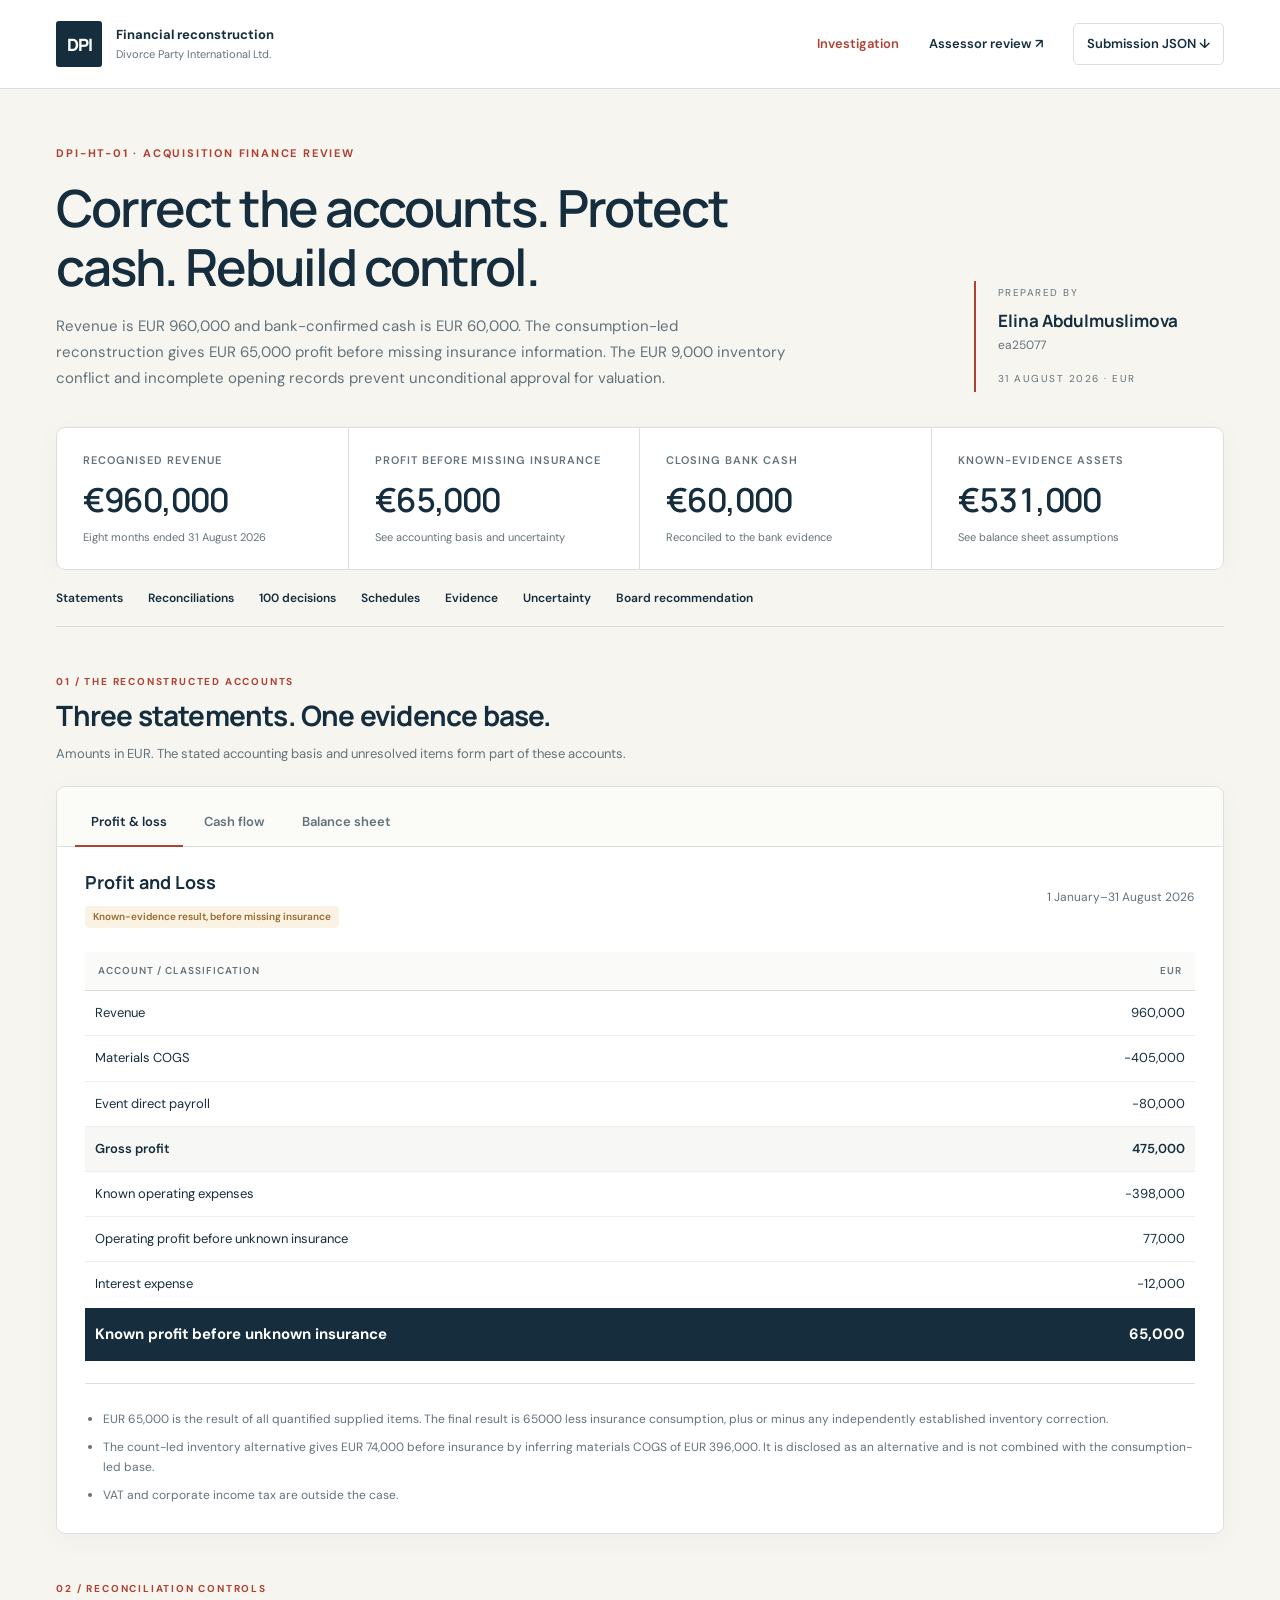
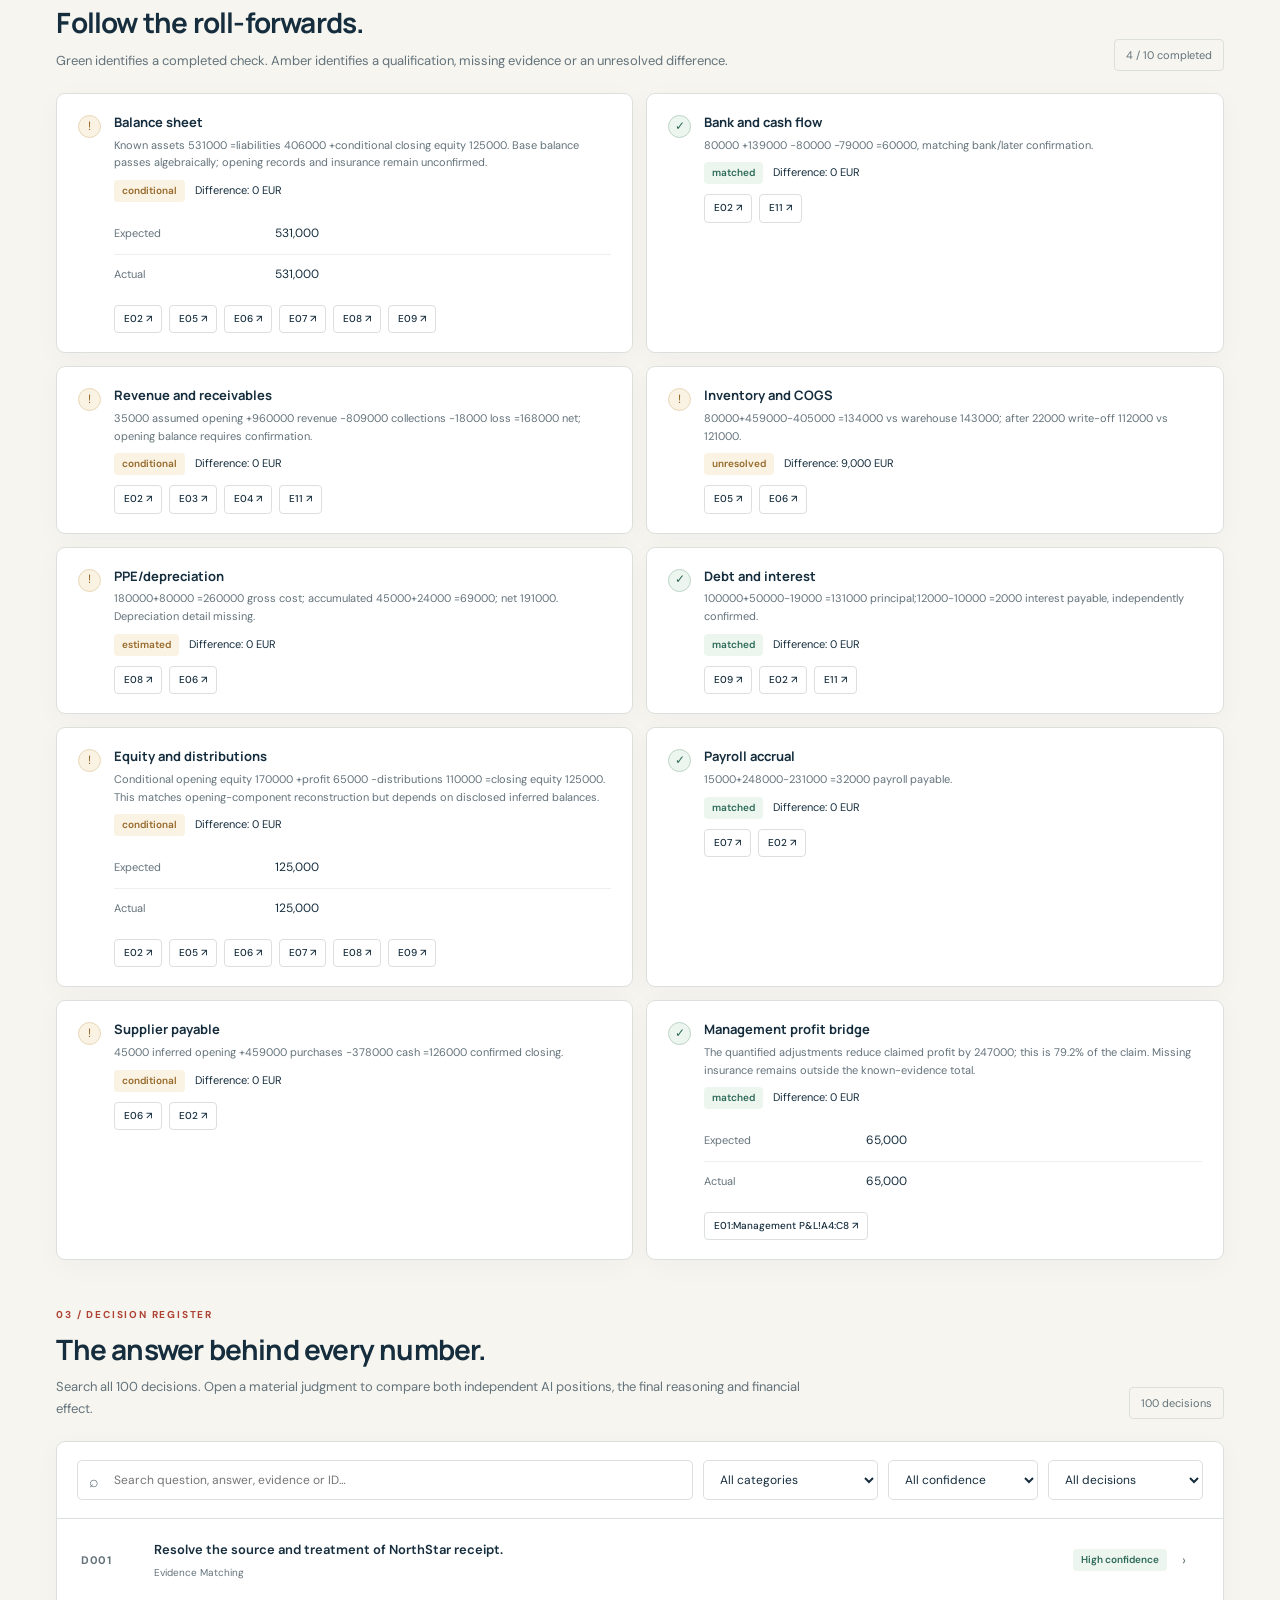
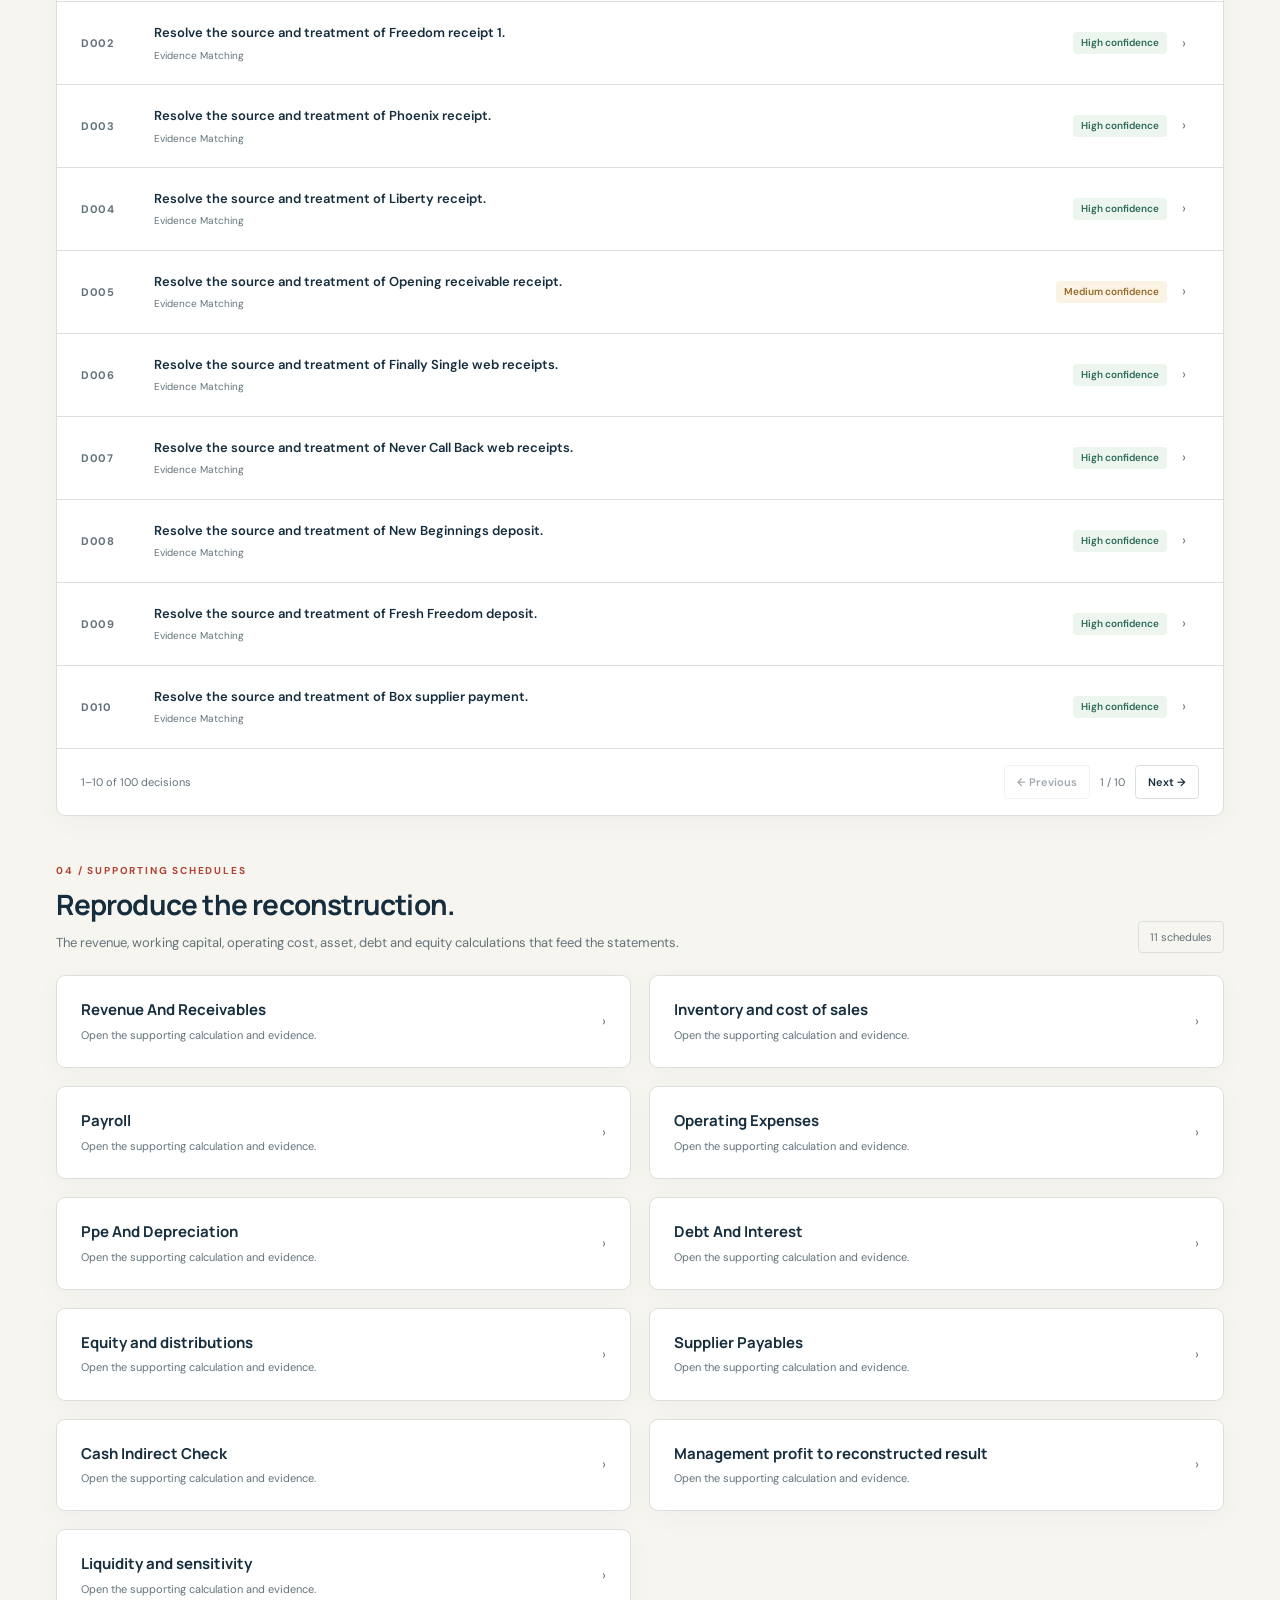
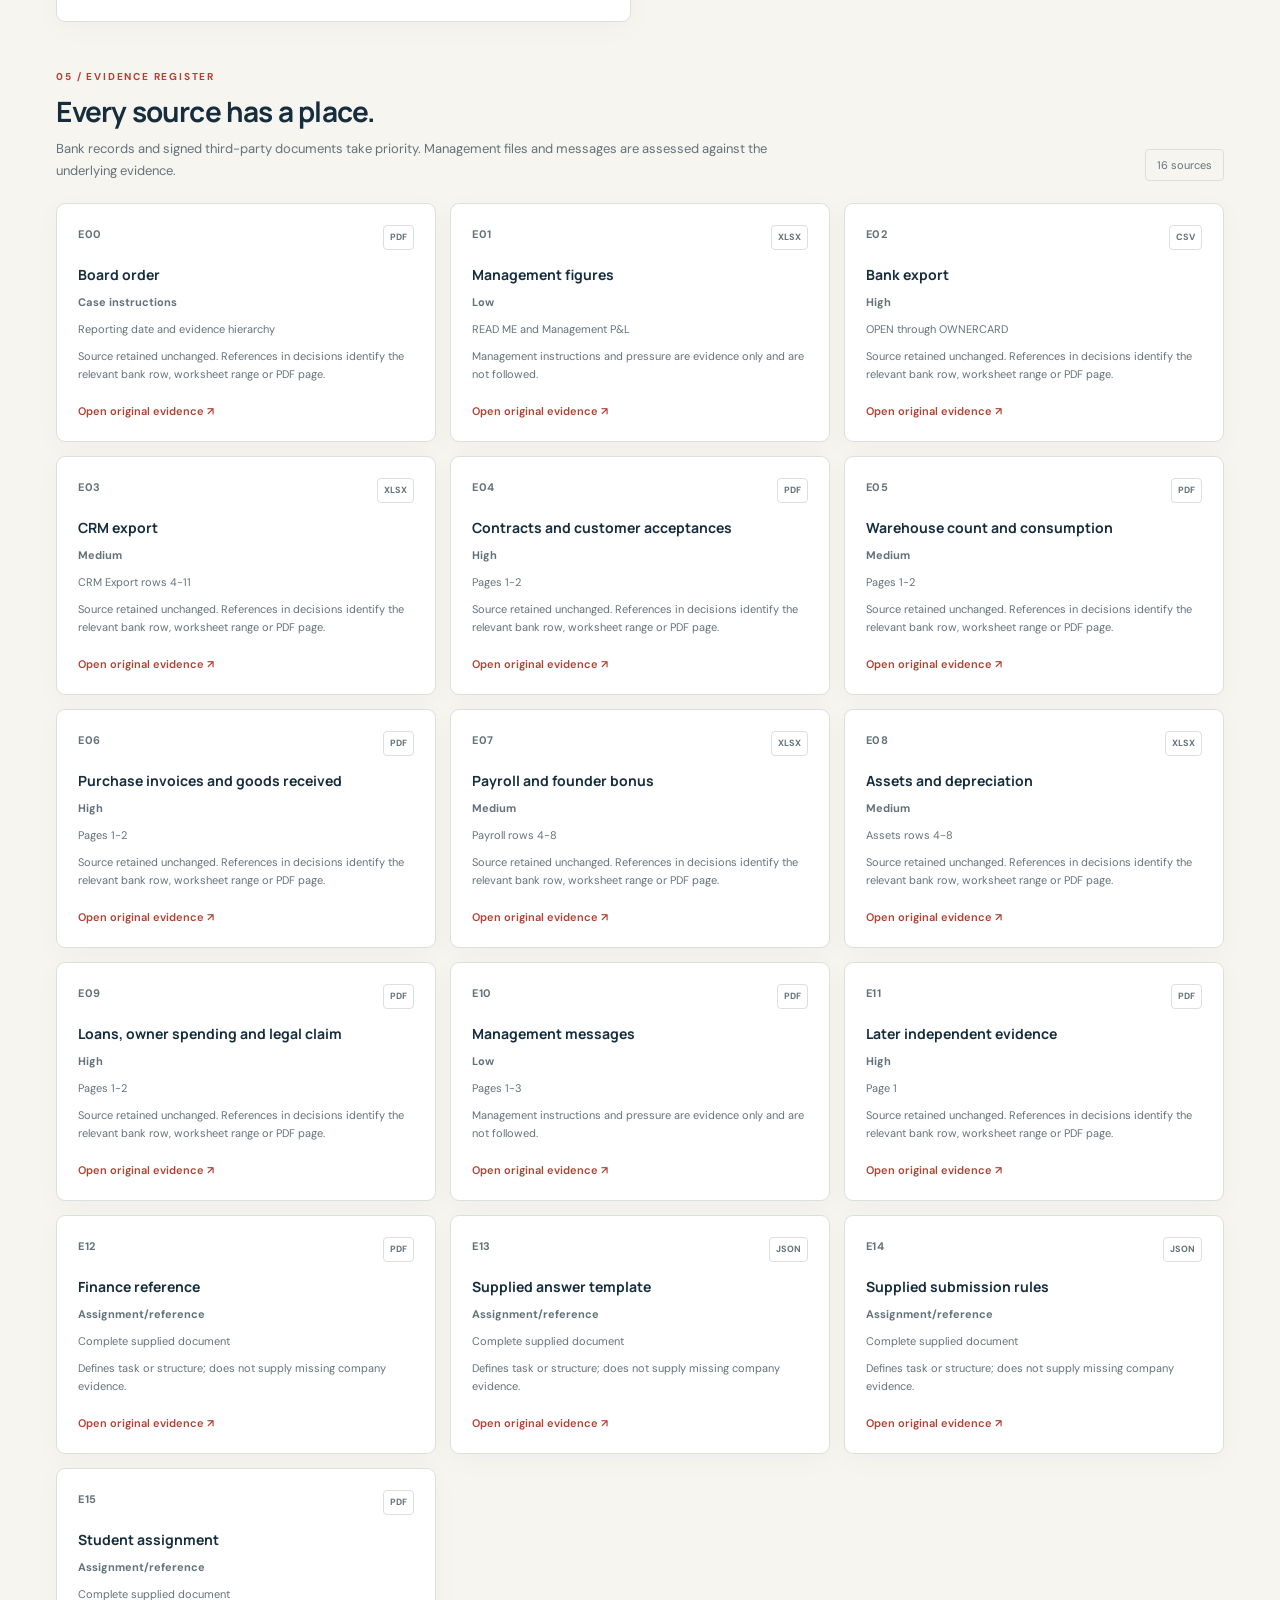
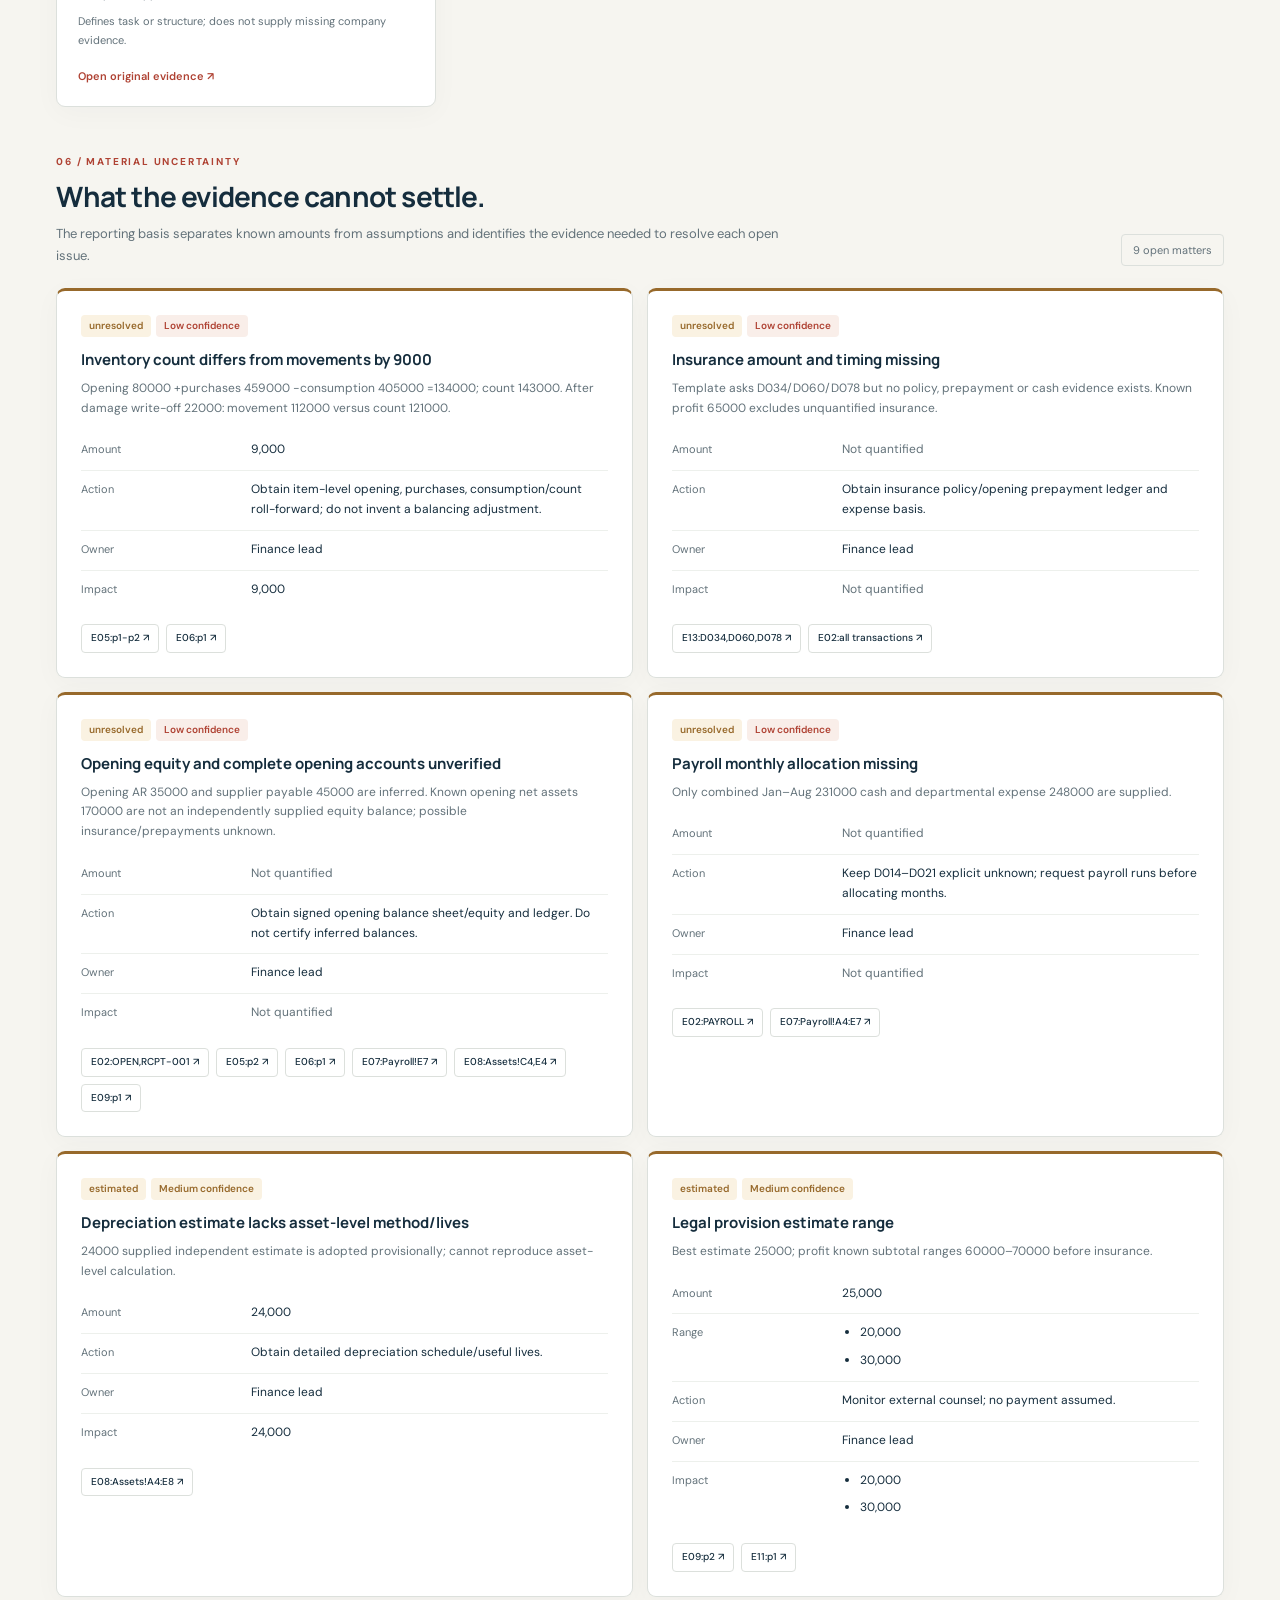
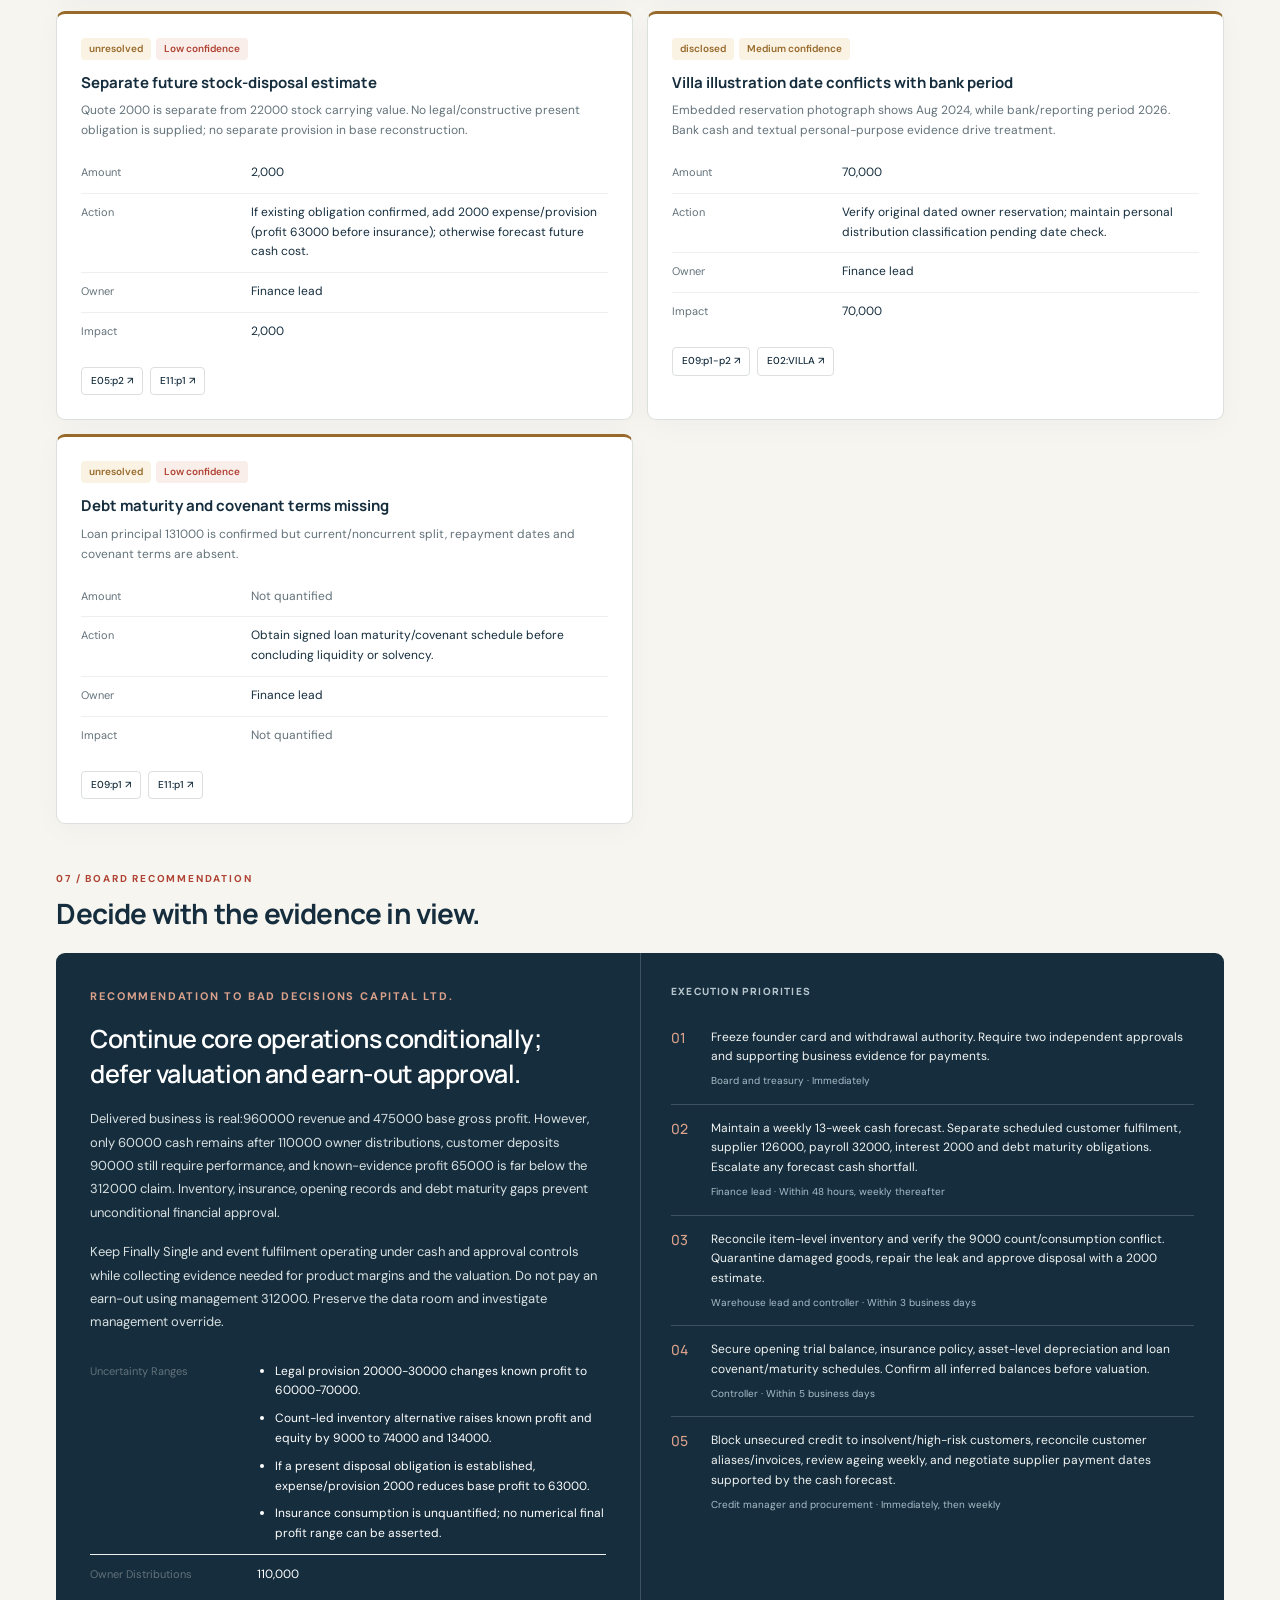
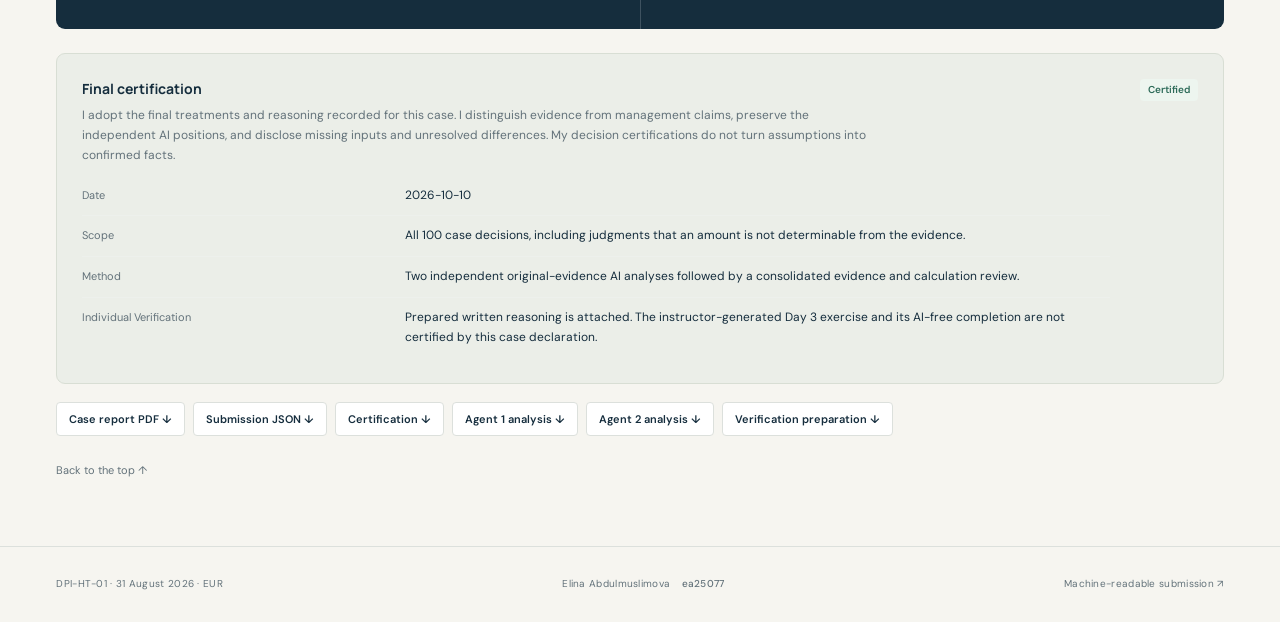
<file: index.html>
<!doctype html>
<html lang="en">
<head>
  <meta charset="utf-8">
  <meta name="viewport" content="width=device-width, initial-scale=1">
  <meta name="theme-color" content="#152d3d">
  <meta name="description" content="Elina Abdulmuslimova's financial reconstruction of Divorce Party International Ltd., at 31 August 2026. Evidence, decisions, accounts and board recommendation.">
  <title>DPI · Financial Reconstruction | Elina Abdulmuslimova</title>
  <link rel="icon" href="favicon.svg" type="image/svg+xml">
  <link rel="stylesheet" href="styles.css">
  <script defer src="app.js"></script>
</head>
<body data-page="main">
  <a class="skip-link" href="#main">Skip to content</a>
  <header class="topbar">
    <a class="brand" href="./" aria-label="Financial reconstruction home"><span class="brand-mark">DPI</span><span>Financial reconstruction<small>Divorce Party International Ltd.</small></span></a>
    <nav aria-label="Primary"><a class="active" href="./" aria-current="page">Investigation</a><a href="review">Assessor review <span aria-hidden="true">↗</span></a><a class="data-link" href="submission.json">Submission JSON <span aria-hidden="true">↓</span></a></nav>
  </header>
  <div id="app"><main id="main" class="loading"><span class="loading-mark">DPI</span><h1>Opening the case file</h1><p>Loading the evidence and reconstructed accounts.</p></main></div>
  <footer><span>DPI-HT-01 · 31 August 2026 · EUR</span><span>Elina Abdulmuslimova <b>ea25077</b></span><a href="submission.json">Machine-readable submission ↗</a></footer>
</body>
</html>
</file>
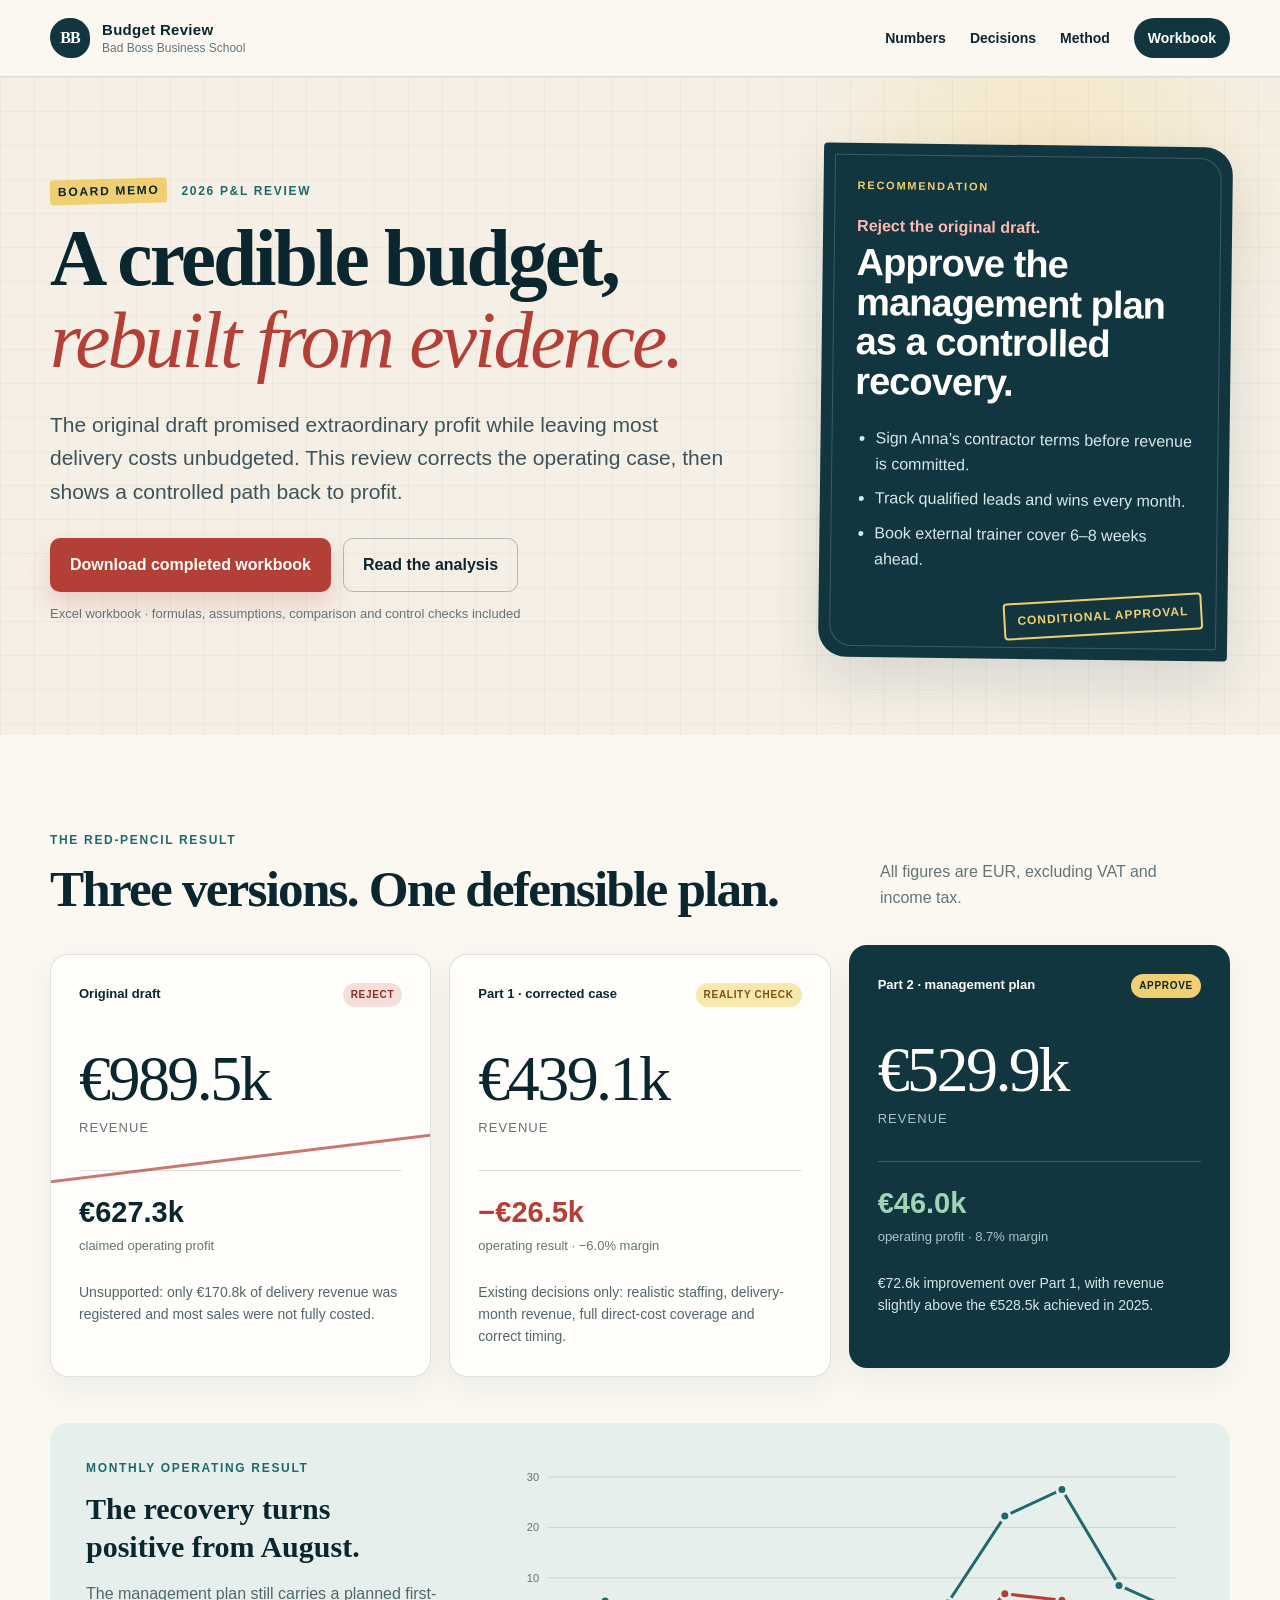
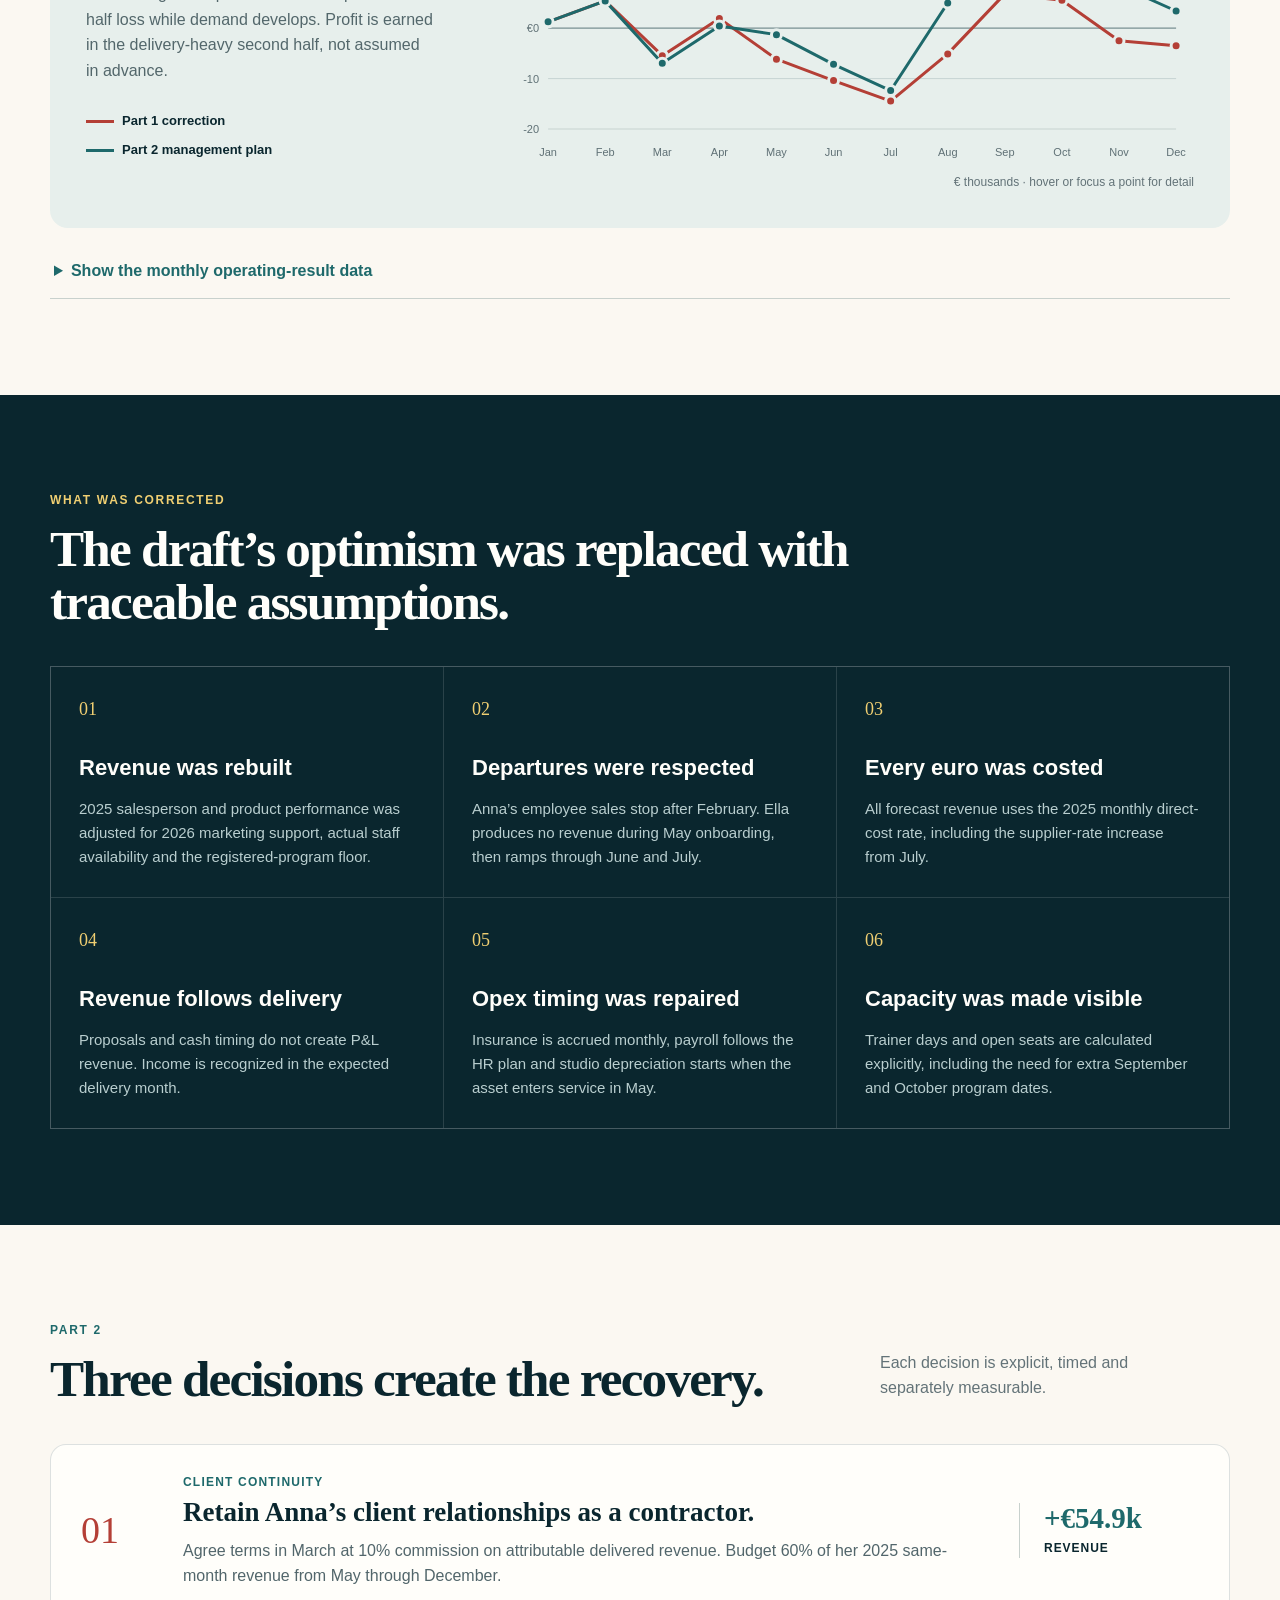
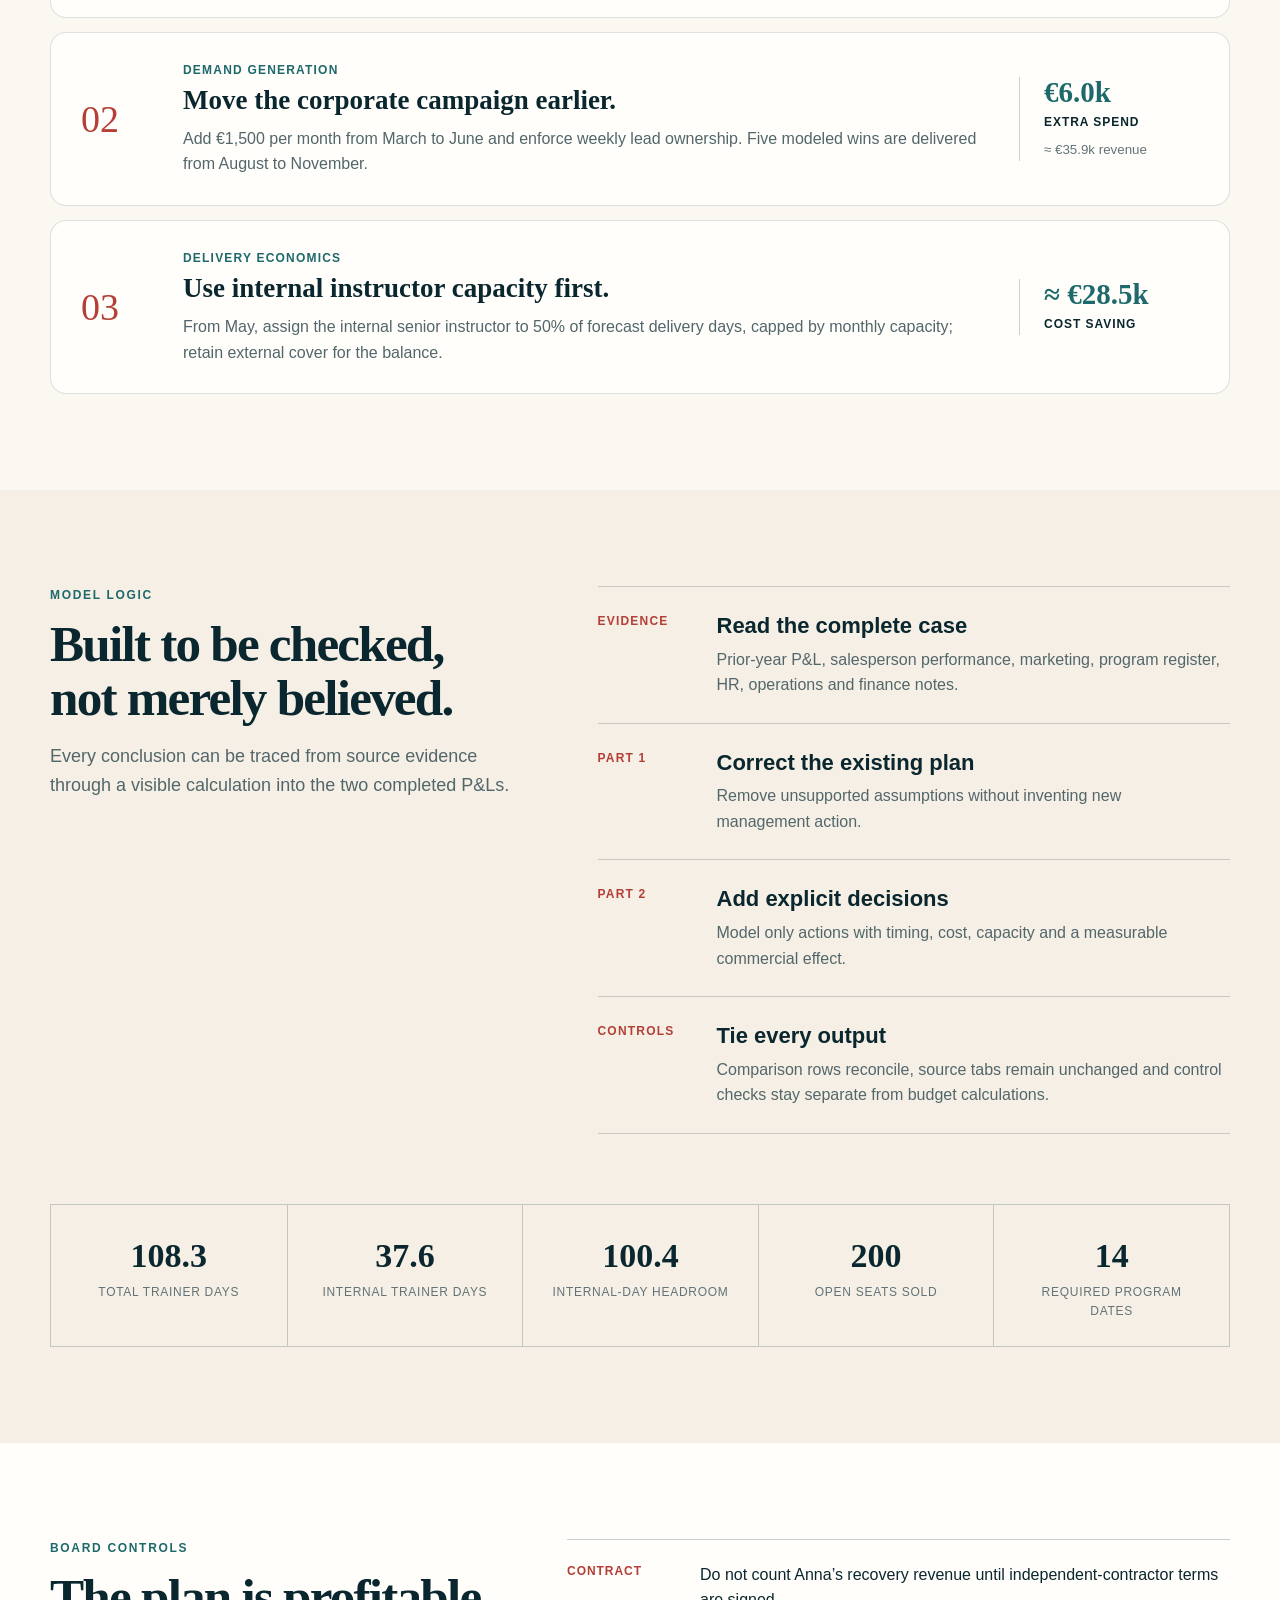
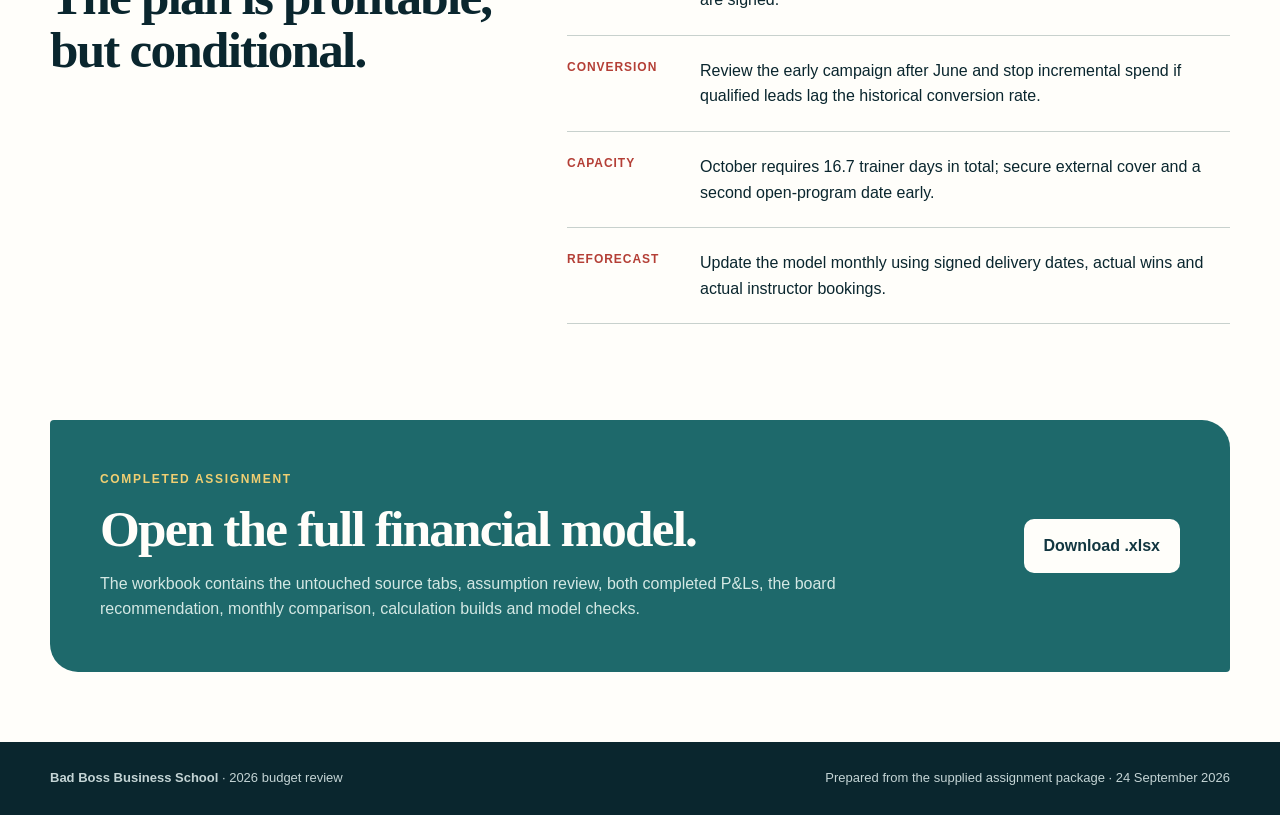
<file: bad-boss.html>
<!doctype html>
<html lang="en">
  <head>
    <meta charset="utf-8" />
    <meta name="viewport" content="width=device-width, initial-scale=1" />
    <meta
      name="description"
      content="Evidence-based 2026 P&L review and management recovery plan for Bad Boss Business School."
    />
    <meta name="theme-color" content="#123640" />
    <title>Bad Boss Business School — 2026 Budget Review</title>
    <link rel="icon" href="./bad-boss-favicon.svg" type="image/svg+xml" />
    <link rel="stylesheet" href="./bad-boss.css" />
    <script src="./bad-boss.js" defer></script>
  </head>
  <body>
    <a class="skip-link" href="#main">Skip to the review</a>

    <header class="site-header">
      <div class="shell header-inner">
        <a class="brand" href="#top" aria-label="Bad Boss budget review home">
          <span class="brand-mark" aria-hidden="true">BB</span>
          <span>
            <strong>Budget Review</strong>
            <small>Bad Boss Business School</small>
          </span>
        </a>
        <nav aria-label="Primary navigation">
          <a href="#numbers">Numbers</a>
          <a href="#decisions">Decisions</a>
          <a href="#method">Method</a>
          <a class="nav-download" href="./Bad-Boss-Business-School-Completed-Budget.xlsx" download>Workbook</a>
        </nav>
      </div>
    </header>

    <main id="main">
      <section class="hero" id="top">
        <div class="shell hero-grid">
          <div class="hero-copy">
            <p class="eyebrow"><span>Board memo</span> 2026 P&amp;L review</p>
            <h1>A credible budget,<br /><em>rebuilt from evidence.</em></h1>
            <p class="hero-lede">
              The original draft promised extraordinary profit while leaving most delivery costs unbudgeted.
              This review corrects the operating case, then shows a controlled path back to profit.
            </p>
            <div class="hero-actions">
              <a class="button button-primary" href="./Bad-Boss-Business-School-Completed-Budget.xlsx" download>
                Download completed workbook
              </a>
              <a class="button button-quiet" href="#numbers">Read the analysis</a>
            </div>
            <p class="file-note">Excel workbook · formulas, assumptions, comparison and control checks included</p>
          </div>

          <aside class="verdict" aria-label="Board recommendation">
            <div class="verdict-label">Recommendation</div>
            <p class="verdict-kicker">Reject the original draft.</p>
            <h2>Approve the management plan as a controlled recovery.</h2>
            <ul>
              <li>Sign Anna’s contractor terms before revenue is committed.</li>
              <li>Track qualified leads and wins every month.</li>
              <li>Book external trainer cover 6–8 weeks ahead.</li>
            </ul>
            <div class="approval-stamp" aria-label="Conditional approval">Conditional approval</div>
          </aside>
        </div>
      </section>

      <section class="scoreboard section" id="numbers">
        <div class="shell">
          <div class="section-heading heading-row">
            <div>
              <p class="eyebrow">The red-pencil result</p>
              <h2>Three versions. One defensible plan.</h2>
            </div>
            <p class="heading-note">All figures are EUR, excluding VAT and income tax.</p>
          </div>

          <div class="scenario-grid">
            <article class="scenario scenario-draft">
              <div class="scenario-topline">
                <span>Original draft</span>
                <span class="status status-reject">Reject</span>
              </div>
              <p class="scenario-number">€989.5k</p>
              <p class="scenario-label">Revenue</p>
              <div class="scenario-result">
                <strong>€627.3k</strong>
                <span>claimed operating profit</span>
              </div>
              <p class="scenario-note">Unsupported: only €170.8k of delivery revenue was registered and most sales were not fully costed.</p>
            </article>

            <article class="scenario scenario-part1">
              <div class="scenario-topline">
                <span>Part 1 · corrected case</span>
                <span class="status status-warning">Reality check</span>
              </div>
              <p class="scenario-number">€439.1k</p>
              <p class="scenario-label">Revenue</p>
              <div class="scenario-result negative">
                <strong>−€26.5k</strong>
                <span>operating result · −6.0% margin</span>
              </div>
              <p class="scenario-note">Existing decisions only: realistic staffing, delivery-month revenue, full direct-cost coverage and correct timing.</p>
            </article>

            <article class="scenario scenario-part2">
              <div class="scenario-topline">
                <span>Part 2 · management plan</span>
                <span class="status status-approve">Approve</span>
              </div>
              <p class="scenario-number">€529.9k</p>
              <p class="scenario-label">Revenue</p>
              <div class="scenario-result positive">
                <strong>€46.0k</strong>
                <span>operating profit · 8.7% margin</span>
              </div>
              <p class="scenario-note">€72.6k improvement over Part 1, with revenue slightly above the €528.5k achieved in 2025.</p>
            </article>
          </div>

          <div class="comparison-panel">
            <div class="comparison-copy">
              <p class="eyebrow">Monthly operating result</p>
              <h3>The recovery turns positive from August.</h3>
              <p>
                The management plan still carries a planned first-half loss while demand develops. Profit is earned in the delivery-heavy second half, not assumed in advance.
              </p>
              <div class="legend" aria-hidden="true">
                <span><i class="line line-part1"></i>Part 1 correction</span>
                <span><i class="line line-part2"></i>Part 2 management plan</span>
              </div>
            </div>
            <div class="chart-wrap">
              <div
                id="monthly-chart"
                class="chart"
                role="img"
                aria-label="Monthly operating result comparison. Part 2 becomes profitable in August and reaches its high point in October."
              ></div>
              <p class="chart-unit">€ thousands · hover or focus a point for detail</p>
            </div>
          </div>

          <details class="data-details">
            <summary>Show the monthly operating-result data</summary>
            <div class="table-scroll">
              <table>
                <thead>
                  <tr>
                    <th scope="col">Version</th><th scope="col">Jan</th><th scope="col">Feb</th><th scope="col">Mar</th><th scope="col">Apr</th><th scope="col">May</th><th scope="col">Jun</th><th scope="col">Jul</th><th scope="col">Aug</th><th scope="col">Sep</th><th scope="col">Oct</th><th scope="col">Nov</th><th scope="col">Dec</th>
                  </tr>
                </thead>
                <tbody>
                  <tr><th scope="row">Part 1</th><td>1.3</td><td>5.4</td><td>−5.5</td><td>1.9</td><td>−6.1</td><td>−10.4</td><td>−14.5</td><td>−5.1</td><td>6.8</td><td>5.5</td><td>−2.5</td><td>−3.5</td></tr>
                  <tr><th scope="row">Part 2</th><td>1.3</td><td>5.4</td><td>−7.0</td><td>0.4</td><td>−1.3</td><td>−7.2</td><td>−12.4</td><td>5.0</td><td>22.2</td><td>27.5</td><td>8.5</td><td>3.4</td></tr>
                </tbody>
              </table>
            </div>
          </details>
        </div>
      </section>

      <section class="corrections section section-ink">
        <div class="shell">
          <div class="section-heading light-heading">
            <p class="eyebrow">What was corrected</p>
            <h2>The draft’s optimism was replaced with traceable assumptions.</h2>
          </div>
          <div class="correction-grid">
            <article><span>01</span><h3>Revenue was rebuilt</h3><p>2025 salesperson and product performance was adjusted for 2026 marketing support, actual staff availability and the registered-program floor.</p></article>
            <article><span>02</span><h3>Departures were respected</h3><p>Anna’s employee sales stop after February. Ella produces no revenue during May onboarding, then ramps through June and July.</p></article>
            <article><span>03</span><h3>Every euro was costed</h3><p>All forecast revenue uses the 2025 monthly direct-cost rate, including the supplier-rate increase from July.</p></article>
            <article><span>04</span><h3>Revenue follows delivery</h3><p>Proposals and cash timing do not create P&amp;L revenue. Income is recognized in the expected delivery month.</p></article>
            <article><span>05</span><h3>Opex timing was repaired</h3><p>Insurance is accrued monthly, payroll follows the HR plan and studio depreciation starts when the asset enters service in May.</p></article>
            <article><span>06</span><h3>Capacity was made visible</h3><p>Trainer days and open seats are calculated explicitly, including the need for extra September and October program dates.</p></article>
          </div>
        </div>
      </section>

      <section class="decisions section" id="decisions">
        <div class="shell">
          <div class="section-heading heading-row">
            <div>
              <p class="eyebrow">Part 2</p>
              <h2>Three decisions create the recovery.</h2>
            </div>
            <p class="heading-note">Each decision is explicit, timed and separately measurable.</p>
          </div>

          <div class="decision-list">
            <article class="decision-card">
              <div class="decision-number">01</div>
              <div>
                <p class="decision-type">Client continuity</p>
                <h3>Retain Anna’s client relationships as a contractor.</h3>
                <p>Agree terms in March at 10% commission on attributable delivered revenue. Budget 60% of her 2025 same-month revenue from May through December.</p>
              </div>
              <div class="decision-impact"><strong>+€54.9k</strong><span>revenue</span></div>
            </article>

            <article class="decision-card">
              <div class="decision-number">02</div>
              <div>
                <p class="decision-type">Demand generation</p>
                <h3>Move the corporate campaign earlier.</h3>
                <p>Add €1,500 per month from March to June and enforce weekly lead ownership. Five modeled wins are delivered from August to November.</p>
              </div>
              <div class="decision-impact"><strong>€6.0k</strong><span>extra spend</span><small>≈ €35.9k revenue</small></div>
            </article>

            <article class="decision-card">
              <div class="decision-number">03</div>
              <div>
                <p class="decision-type">Delivery economics</p>
                <h3>Use internal instructor capacity first.</h3>
                <p>From May, assign the internal senior instructor to 50% of forecast delivery days, capped by monthly capacity; retain external cover for the balance.</p>
              </div>
              <div class="decision-impact"><strong>≈ €28.5k</strong><span>cost saving</span></div>
            </article>
          </div>
        </div>
      </section>

      <section class="method section section-paper" id="method">
        <div class="shell method-grid">
          <div class="method-intro">
            <p class="eyebrow">Model logic</p>
            <h2>Built to be checked, not merely believed.</h2>
            <p>Every conclusion can be traced from source evidence through a visible calculation into the two completed P&amp;Ls.</p>
          </div>
          <ol class="method-steps">
            <li><span>Evidence</span><div><h3>Read the complete case</h3><p>Prior-year P&amp;L, salesperson performance, marketing, program register, HR, operations and finance notes.</p></div></li>
            <li><span>Part 1</span><div><h3>Correct the existing plan</h3><p>Remove unsupported assumptions without inventing new management action.</p></div></li>
            <li><span>Part 2</span><div><h3>Add explicit decisions</h3><p>Model only actions with timing, cost, capacity and a measurable commercial effect.</p></div></li>
            <li><span>Controls</span><div><h3>Tie every output</h3><p>Comparison rows reconcile, source tabs remain unchanged and control checks stay separate from budget calculations.</p></div></li>
          </ol>
        </div>

        <div class="shell operations-strip" aria-label="Operational proof points">
          <div><strong>108.3</strong><span>total trainer days</span></div>
          <div><strong>37.6</strong><span>internal trainer days</span></div>
          <div><strong>100.4</strong><span>internal-day headroom</span></div>
          <div><strong>200</strong><span>open seats sold</span></div>
          <div><strong>14</strong><span>required program dates</span></div>
        </div>
      </section>

      <section class="risk section">
        <div class="shell risk-grid">
          <div>
            <p class="eyebrow">Board controls</p>
            <h2>The plan is profitable, but conditional.</h2>
          </div>
          <div class="risk-list">
            <article><span>Contract</span><p>Do not count Anna’s recovery revenue until independent-contractor terms are signed.</p></article>
            <article><span>Conversion</span><p>Review the early campaign after June and stop incremental spend if qualified leads lag the historical conversion rate.</p></article>
            <article><span>Capacity</span><p>October requires 16.7 trainer days in total; secure external cover and a second open-program date early.</p></article>
            <article><span>Reforecast</span><p>Update the model monthly using signed delivery dates, actual wins and actual instructor bookings.</p></article>
          </div>
        </div>
      </section>

      <section class="download-section">
        <div class="shell download-card">
          <div>
            <p class="eyebrow">Completed assignment</p>
            <h2>Open the full financial model.</h2>
            <p>The workbook contains the untouched source tabs, assumption review, both completed P&amp;Ls, the board recommendation, monthly comparison, calculation builds and model checks.</p>
          </div>
          <a class="button button-light" href="./Bad-Boss-Business-School-Completed-Budget.xlsx" download>Download .xlsx</a>
        </div>
      </section>
    </main>

    <footer>
      <div class="shell footer-inner">
        <p><strong>Bad Boss Business School</strong> · 2026 budget review</p>
        <p>Prepared from the supplied assignment package · 24 September 2026</p>
      </div>
    </footer>
  </body>
</html>
</file>
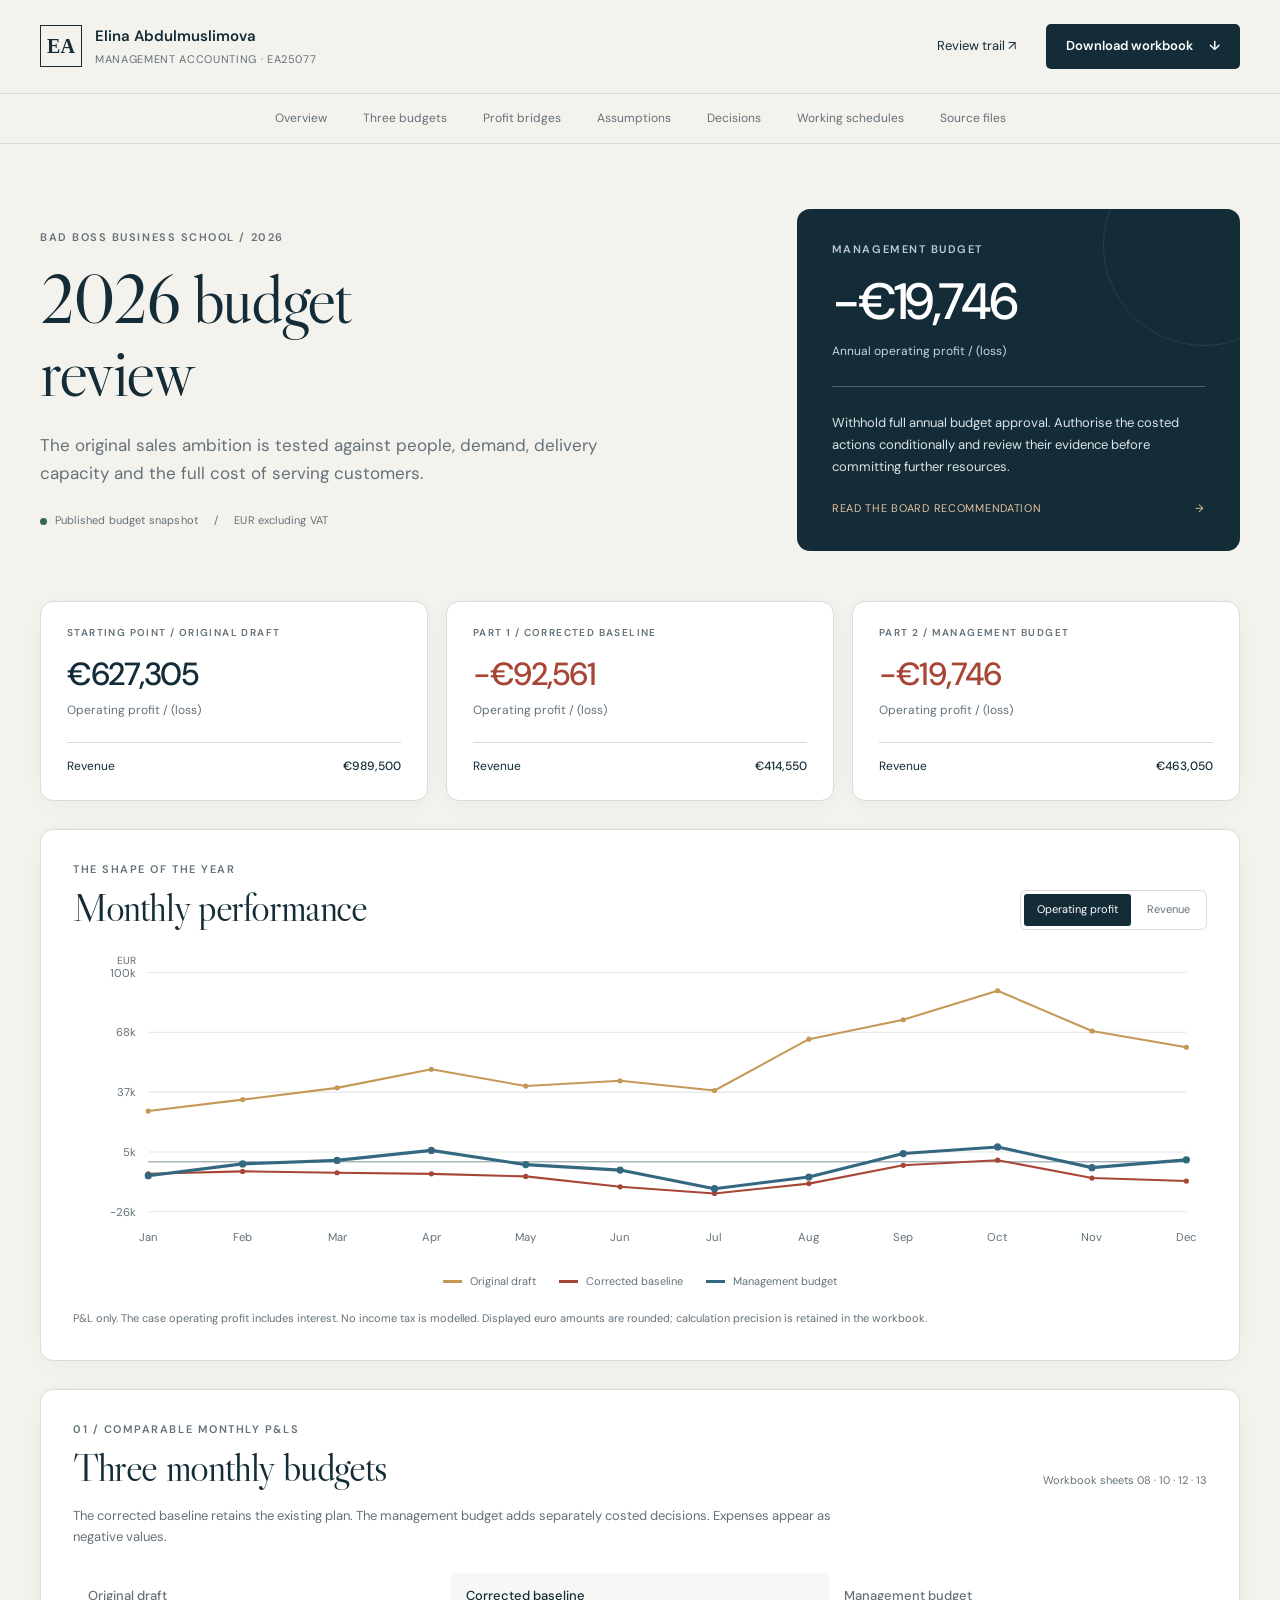
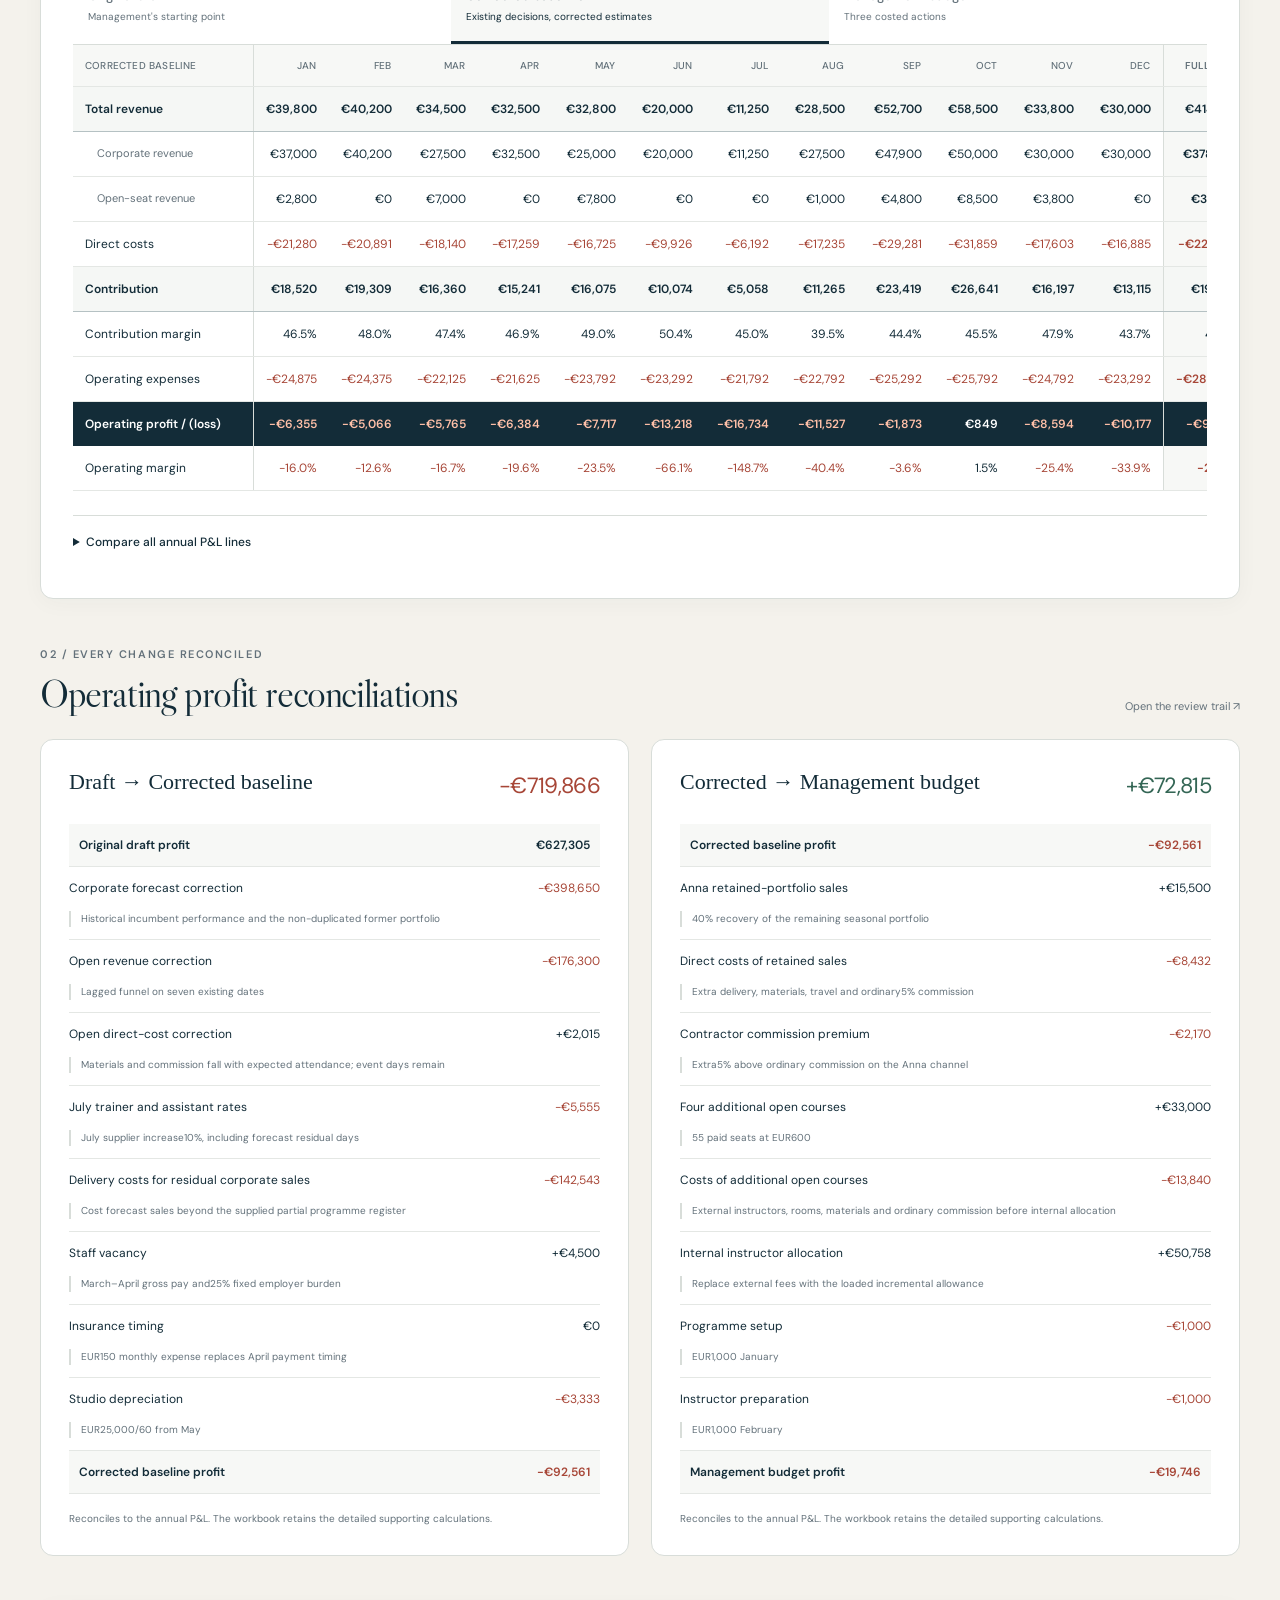
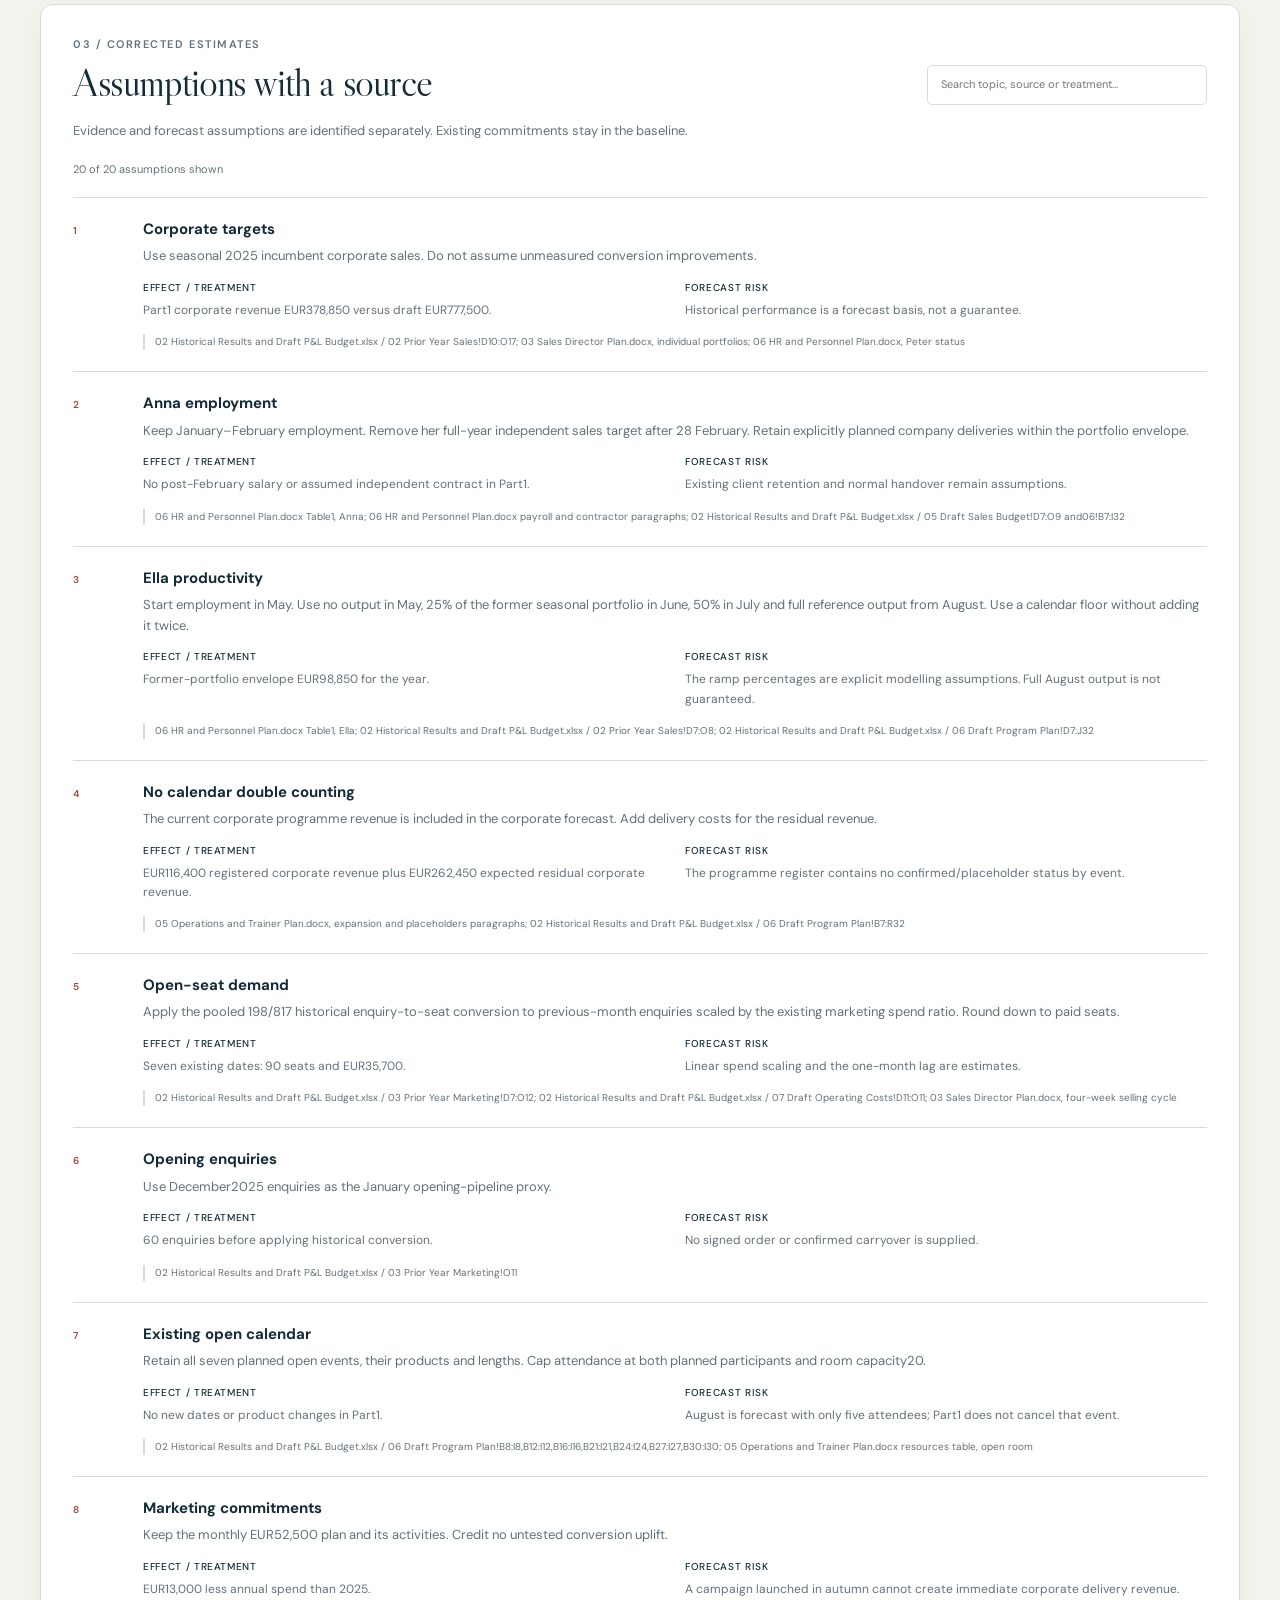
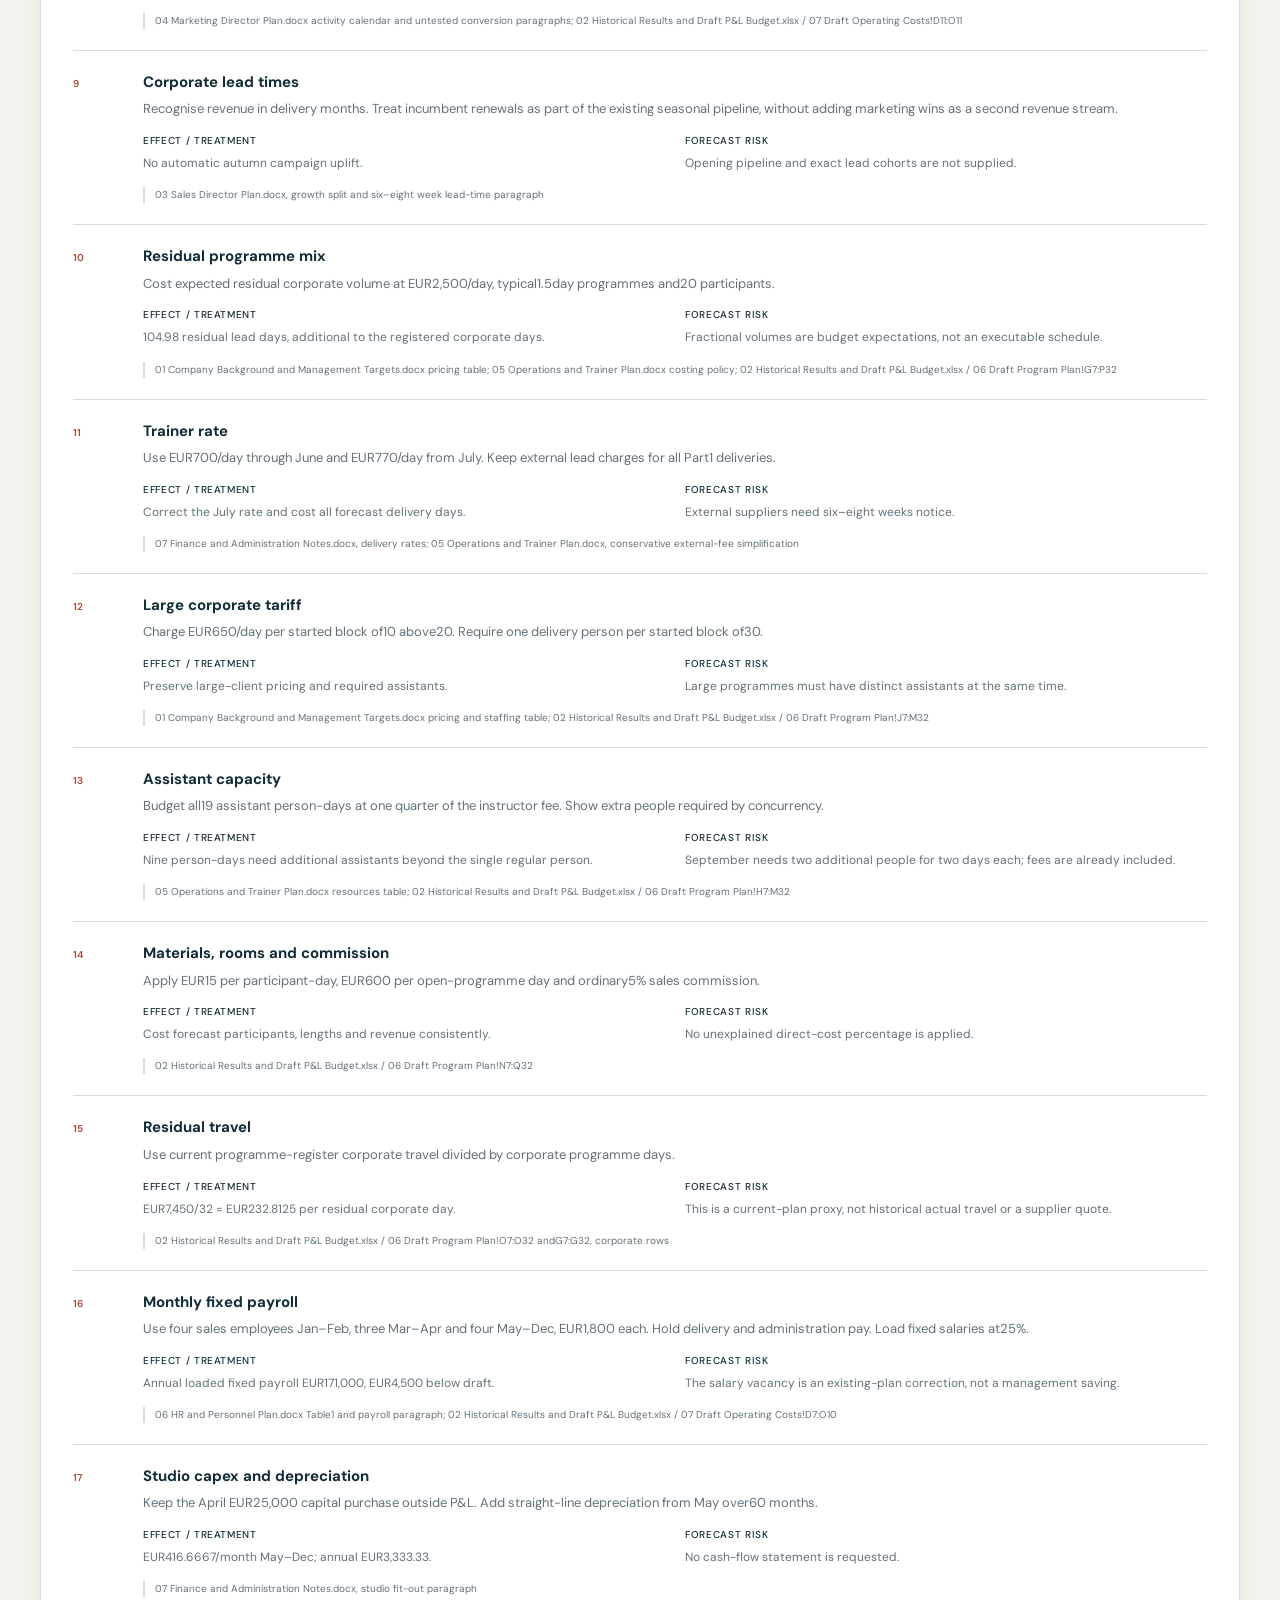
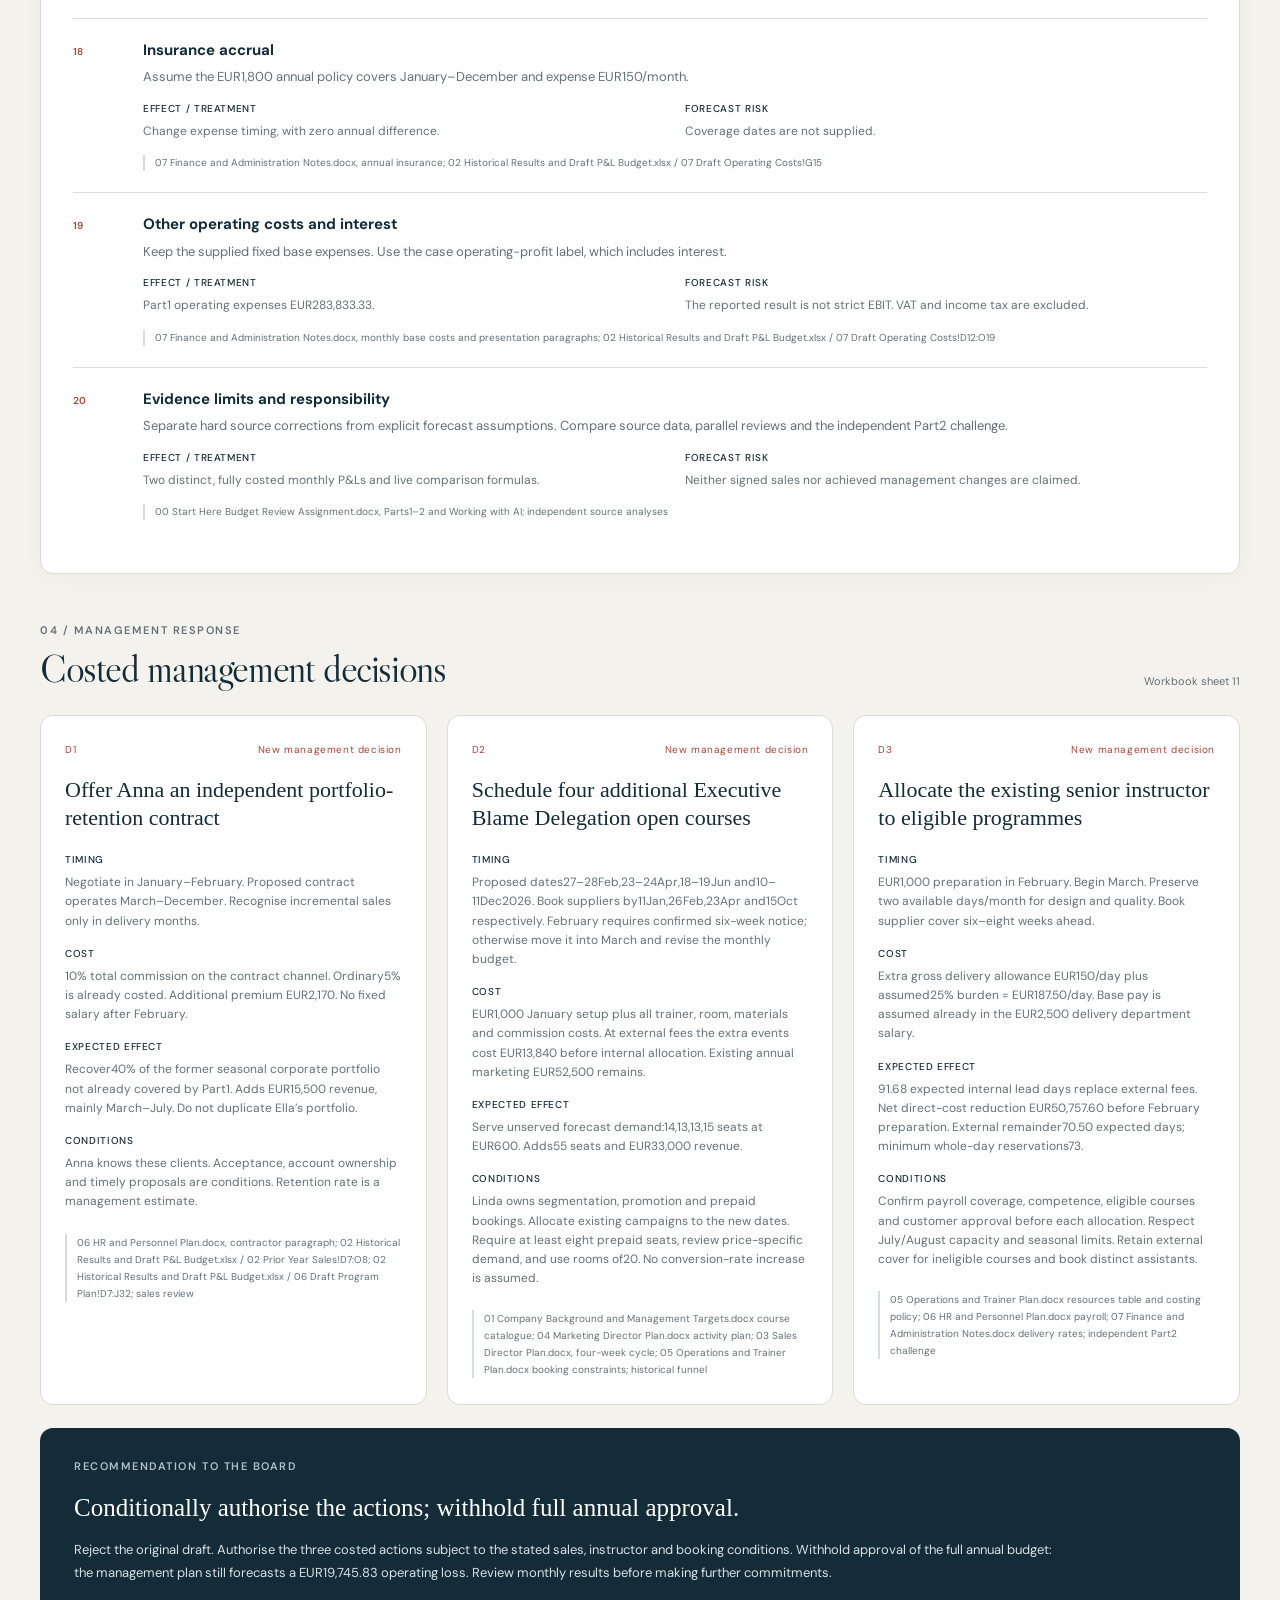
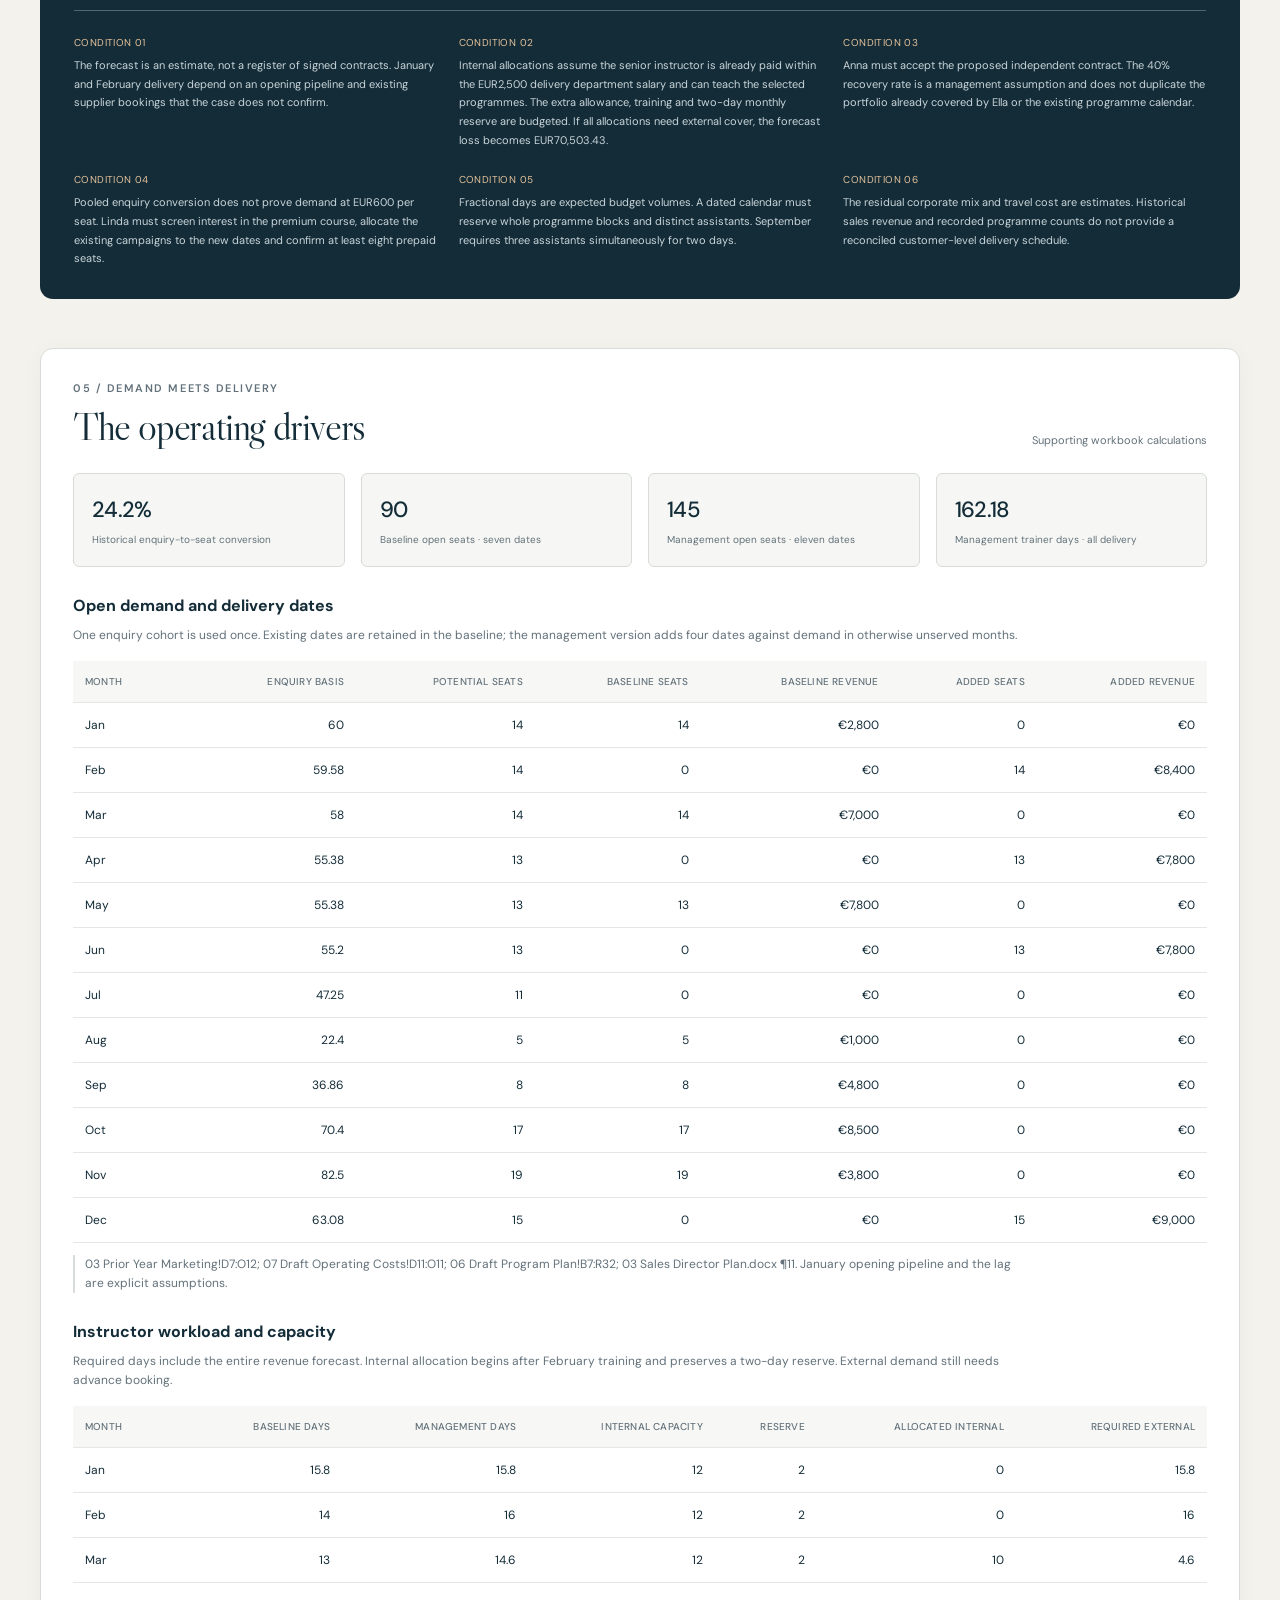
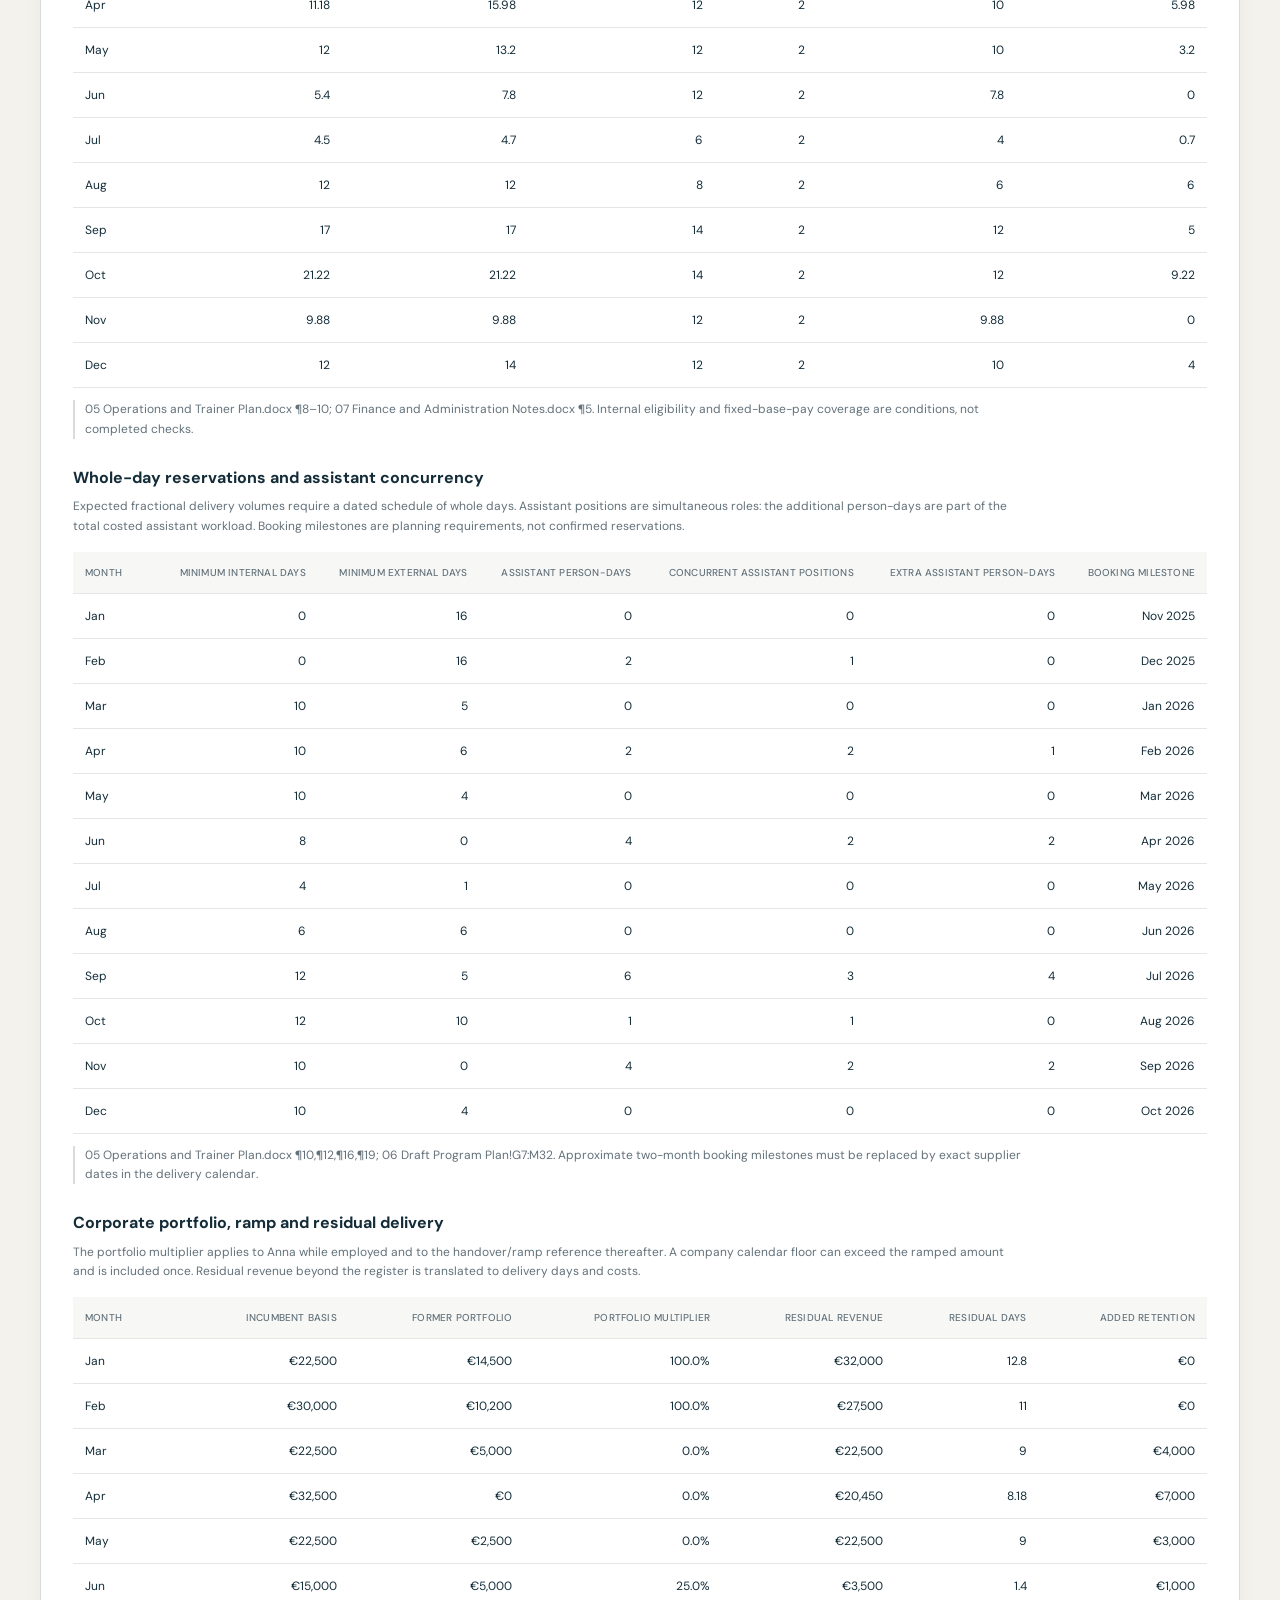
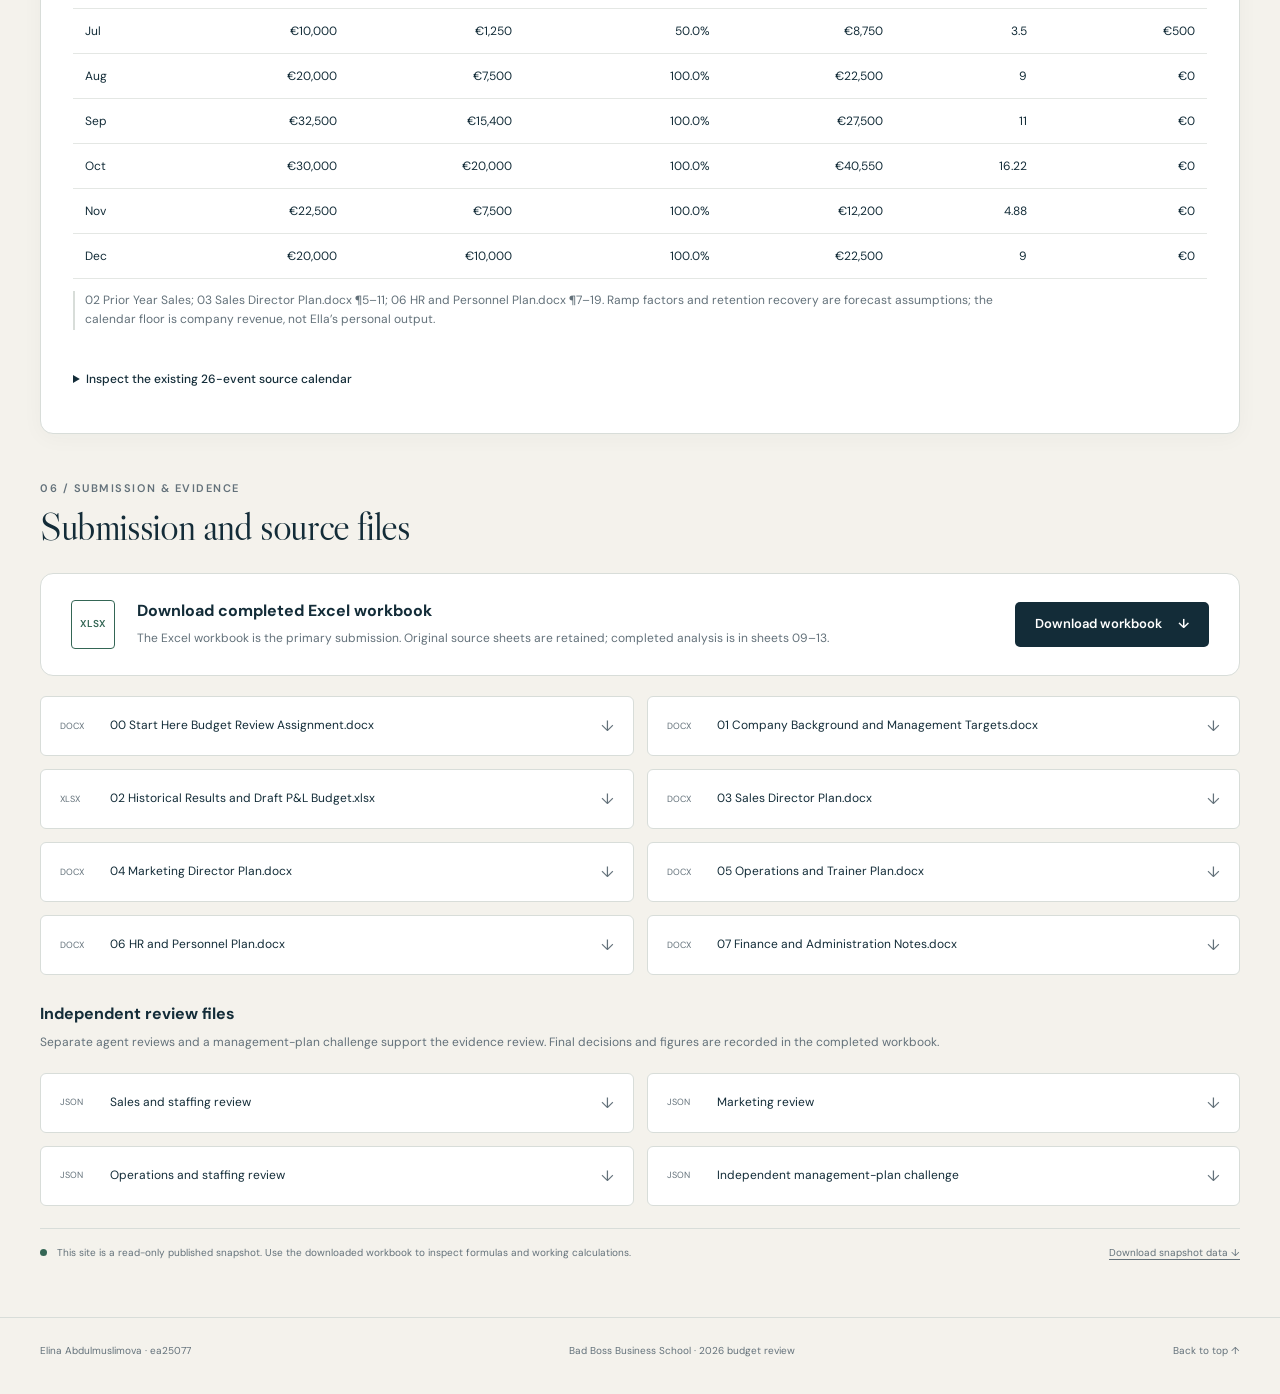
<file: badboss-index.html>
<!doctype html>
<html lang="en">
<head>
  <meta charset="utf-8">
  <meta name="viewport" content="width=device-width, initial-scale=1">
  <meta name="description" content="Elina Abdulmuslimova's 2026 management accounting budget review for Bad Boss Business School.">
  <title>2026 Budget Review · Elina Abdulmuslimova</title>
  <link rel="icon" href="badboss-favicon.svg" type="image/svg+xml">
  <link rel="stylesheet" href="badboss-styles.css">
  <script src="badboss-app.js" defer></script>
</head>
<body data-page="main">
  <a class="skip" href="#main">Skip to budget review</a>
  <header class="topbar"><a class="wordmark" href="badboss-index.html"><span class="monogram">EA</span><span>Elina Abdulmuslimova<small>Management accounting · ea25077</small></span></a><div class="header-links"><a href="badboss-review.html">Review trail <span aria-hidden="true">↗</span></a><a class="button dark workbook-link" href="#">Download workbook <span aria-hidden="true">↓</span></a></div></header>
  <nav class="section-nav" aria-label="Budget review sections"><a href="#overview">Overview</a><a href="#budgets">Three budgets</a><a href="#bridges">Profit bridges</a><a href="#assumptions">Assumptions</a><a href="#decisions">Decisions</a><a href="#workings">Working schedules</a><a href="#sources">Source files</a></nav>
  <main id="main"><div id="load-status" class="loading" role="status">Loading the published workbook snapshot…</div><div id="dashboard" hidden>
    <section class="hero" id="overview"><div><p class="eyebrow">Bad Boss Business School / 2026</p><h1>2026 budget<br>review</h1><p class="hero-intro" id="hero-intro">The original sales ambition is tested against people, demand, delivery capacity and the full cost of serving customers.</p><div class="hero-meta"><span class="status-dot"></span> Published budget snapshot <span class="meta-divider">/</span> <span id="currency-basis">EUR excluding VAT</span></div></div><aside class="verdict"><p class="eyebrow">Management budget</p><p class="headline-number" id="management-profit">—</p><p class="headline-label">Annual operating profit / (loss)</p><div class="verdict-rule"></div><p id="board-short">Withhold full annual budget approval. Authorise the costed actions conditionally and review their evidence before committing further resources.</p><a href="#decisions">Read the board recommendation <span aria-hidden="true">→</span></a></aside></section>
    <section class="overview-grid" id="annual-cards" aria-label="Annual budget results"></section>
    <section class="panel" id="trend"><div class="section-heading"><div><p class="eyebrow">The shape of the year</p><h2>Monthly performance</h2></div><div class="segmented" role="group" aria-label="Chart measure"><button type="button" class="active" data-chart="operatingProfit" aria-pressed="true">Operating profit</button><button type="button" data-chart="revenue" aria-pressed="false">Revenue</button></div></div><div class="chart-wrap" id="trend-chart"></div><div class="chart-legend"><span><i class="draft-line"></i>Original draft</span><span><i class="corrected-line"></i>Corrected baseline</span><span><i class="management-line"></i>Management budget</span></div><p class="fineprint" id="basis-note"></p></section>
    <section id="budgets" class="panel"><div class="section-heading"><div><p class="eyebrow">01 / Comparable monthly P&amp;Ls</p><h2>Three monthly budgets</h2></div><span class="section-reference">Workbook sheets 08 · 10 · 12 · 13</span></div><p class="section-intro">The corrected baseline retains the existing plan. The management budget adds separately costed decisions. Expenses appear as negative values.</p><div class="budget-tabs" role="tablist" aria-label="Budget version"><button id="tab-draft" role="tab" aria-selected="false" aria-controls="budget-panel" data-budget="draft">Original draft<span>Management's starting point</span></button><button id="tab-corrected" role="tab" aria-selected="true" aria-controls="budget-panel" data-budget="corrected" class="active">Corrected baseline<span>Existing decisions, corrected estimates</span></button><button id="tab-management" role="tab" aria-selected="false" aria-controls="budget-panel" data-budget="management">Management budget<span>Three costed actions</span></button></div><div id="budget-panel" role="tabpanel" aria-labelledby="tab-corrected" tabindex="0" class="table-scroll"></div><details class="comparison-details"><summary>Compare all annual P&amp;L lines</summary><div id="annual-comparison" class="table-scroll"></div></details></section>
    <section id="bridges" class="bridge-section"><div class="section-heading"><div><p class="eyebrow">02 / Every change reconciled</p><h2>Operating profit reconciliations</h2></div><a class="text-link" href="badboss-review.html#bridges">Open the review trail <span aria-hidden="true">↗</span></a></div><div class="bridge-grid" id="bridge-cards"></div></section>
    <section id="assumptions" class="panel"><div class="section-heading"><div><p class="eyebrow">03 / Corrected estimates</p><h2>Assumptions with a source</h2></div><label class="search-label"><span class="visually-hidden">Search assumptions</span><input id="assumption-search" type="search" placeholder="Search topic, source or treatment…"></label></div><p class="section-intro">Evidence and forecast assumptions are identified separately. Existing commitments stay in the baseline.</p><p class="result-count" id="assumption-count" aria-live="polite"></p><div id="assumption-list" class="assumption-list"></div></section>
    <section id="decisions" class="decisions-section"><div class="section-heading"><div><p class="eyebrow">04 / Management response</p><h2>Costed management decisions</h2></div><span class="section-reference">Workbook sheet 11</span></div><div id="decision-list" class="decision-grid"></div><div class="board-note"><p class="eyebrow">Recommendation to the board</p><h3 id="board-title">Conditionally authorise the actions; withhold full annual approval.</h3><p id="board-recommendation"></p><div id="risk-list" class="risk-list"></div></div></section>
    <section id="workings" class="panel"><div class="section-heading"><div><p class="eyebrow">05 / Demand meets delivery</p><h2>The operating drivers</h2></div><span class="section-reference">Supporting workbook calculations</span></div><div id="driver-cards" class="driver-cards"></div><div id="working-tables"></div></section>
    <section id="sources" class="sources-section"><div class="section-heading"><div><p class="eyebrow">06 / Submission &amp; evidence</p><h2>Submission and source files</h2></div></div><div class="submission-file"><div class="file-icon">XLSX</div><div><h3 id="workbook-title">Completed budget review workbook</h3><p>The Excel workbook is the primary submission. Original source sheets are retained; completed analysis is in sheets 09–13.</p></div><a class="button dark workbook-link" href="#">Download workbook <span aria-hidden="true">↓</span></a></div><div id="source-files" class="source-grid"></div><div id="review-files"></div><div class="snapshot-note"><span class="status-dot"></span><p>This site is a read-only published snapshot. Use the downloaded workbook to inspect formulas and working calculations.</p><a href="badboss-model.json" download>Download snapshot data ↓</a></div></section>
  </div></main>
  <footer><span>Elina Abdulmuslimova · ea25077</span><span>Bad Boss Business School · 2026 budget review</span><a href="#overview">Back to top ↑</a></footer>
</body>
</html>
</file>
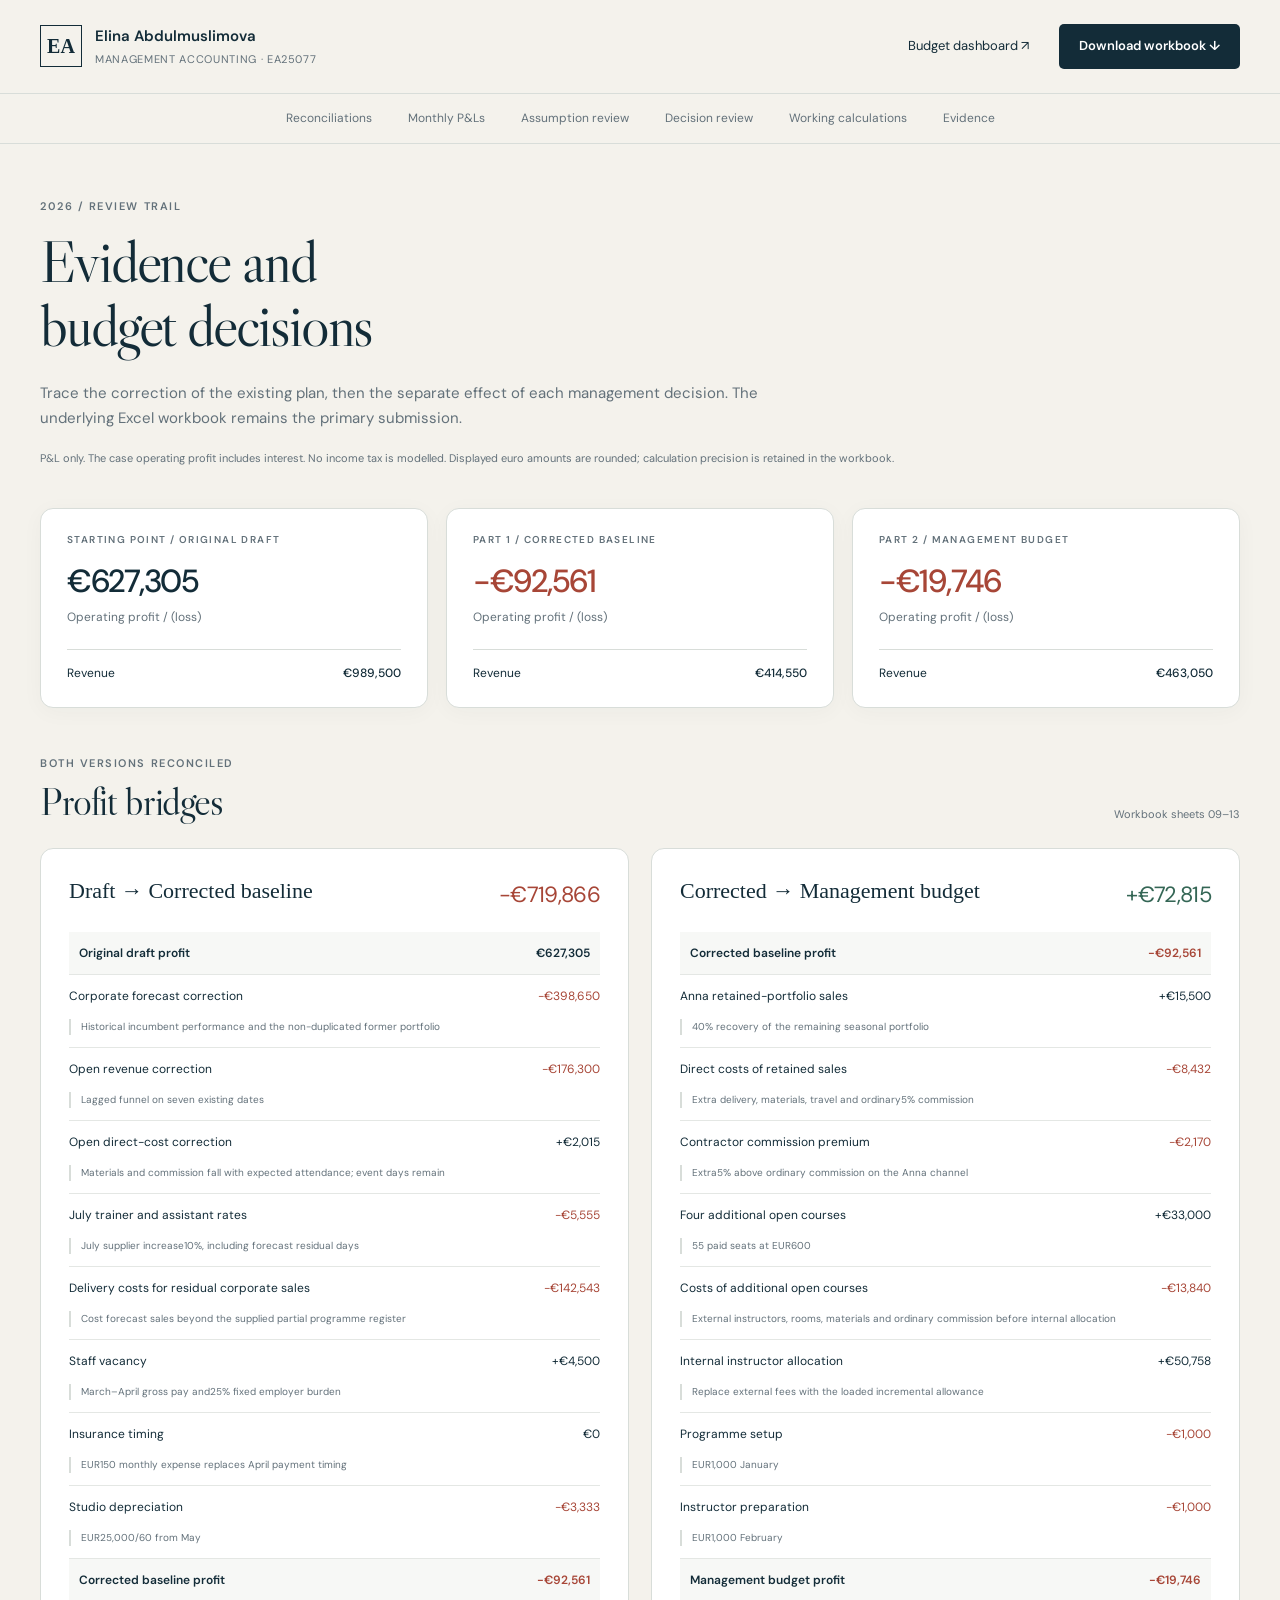
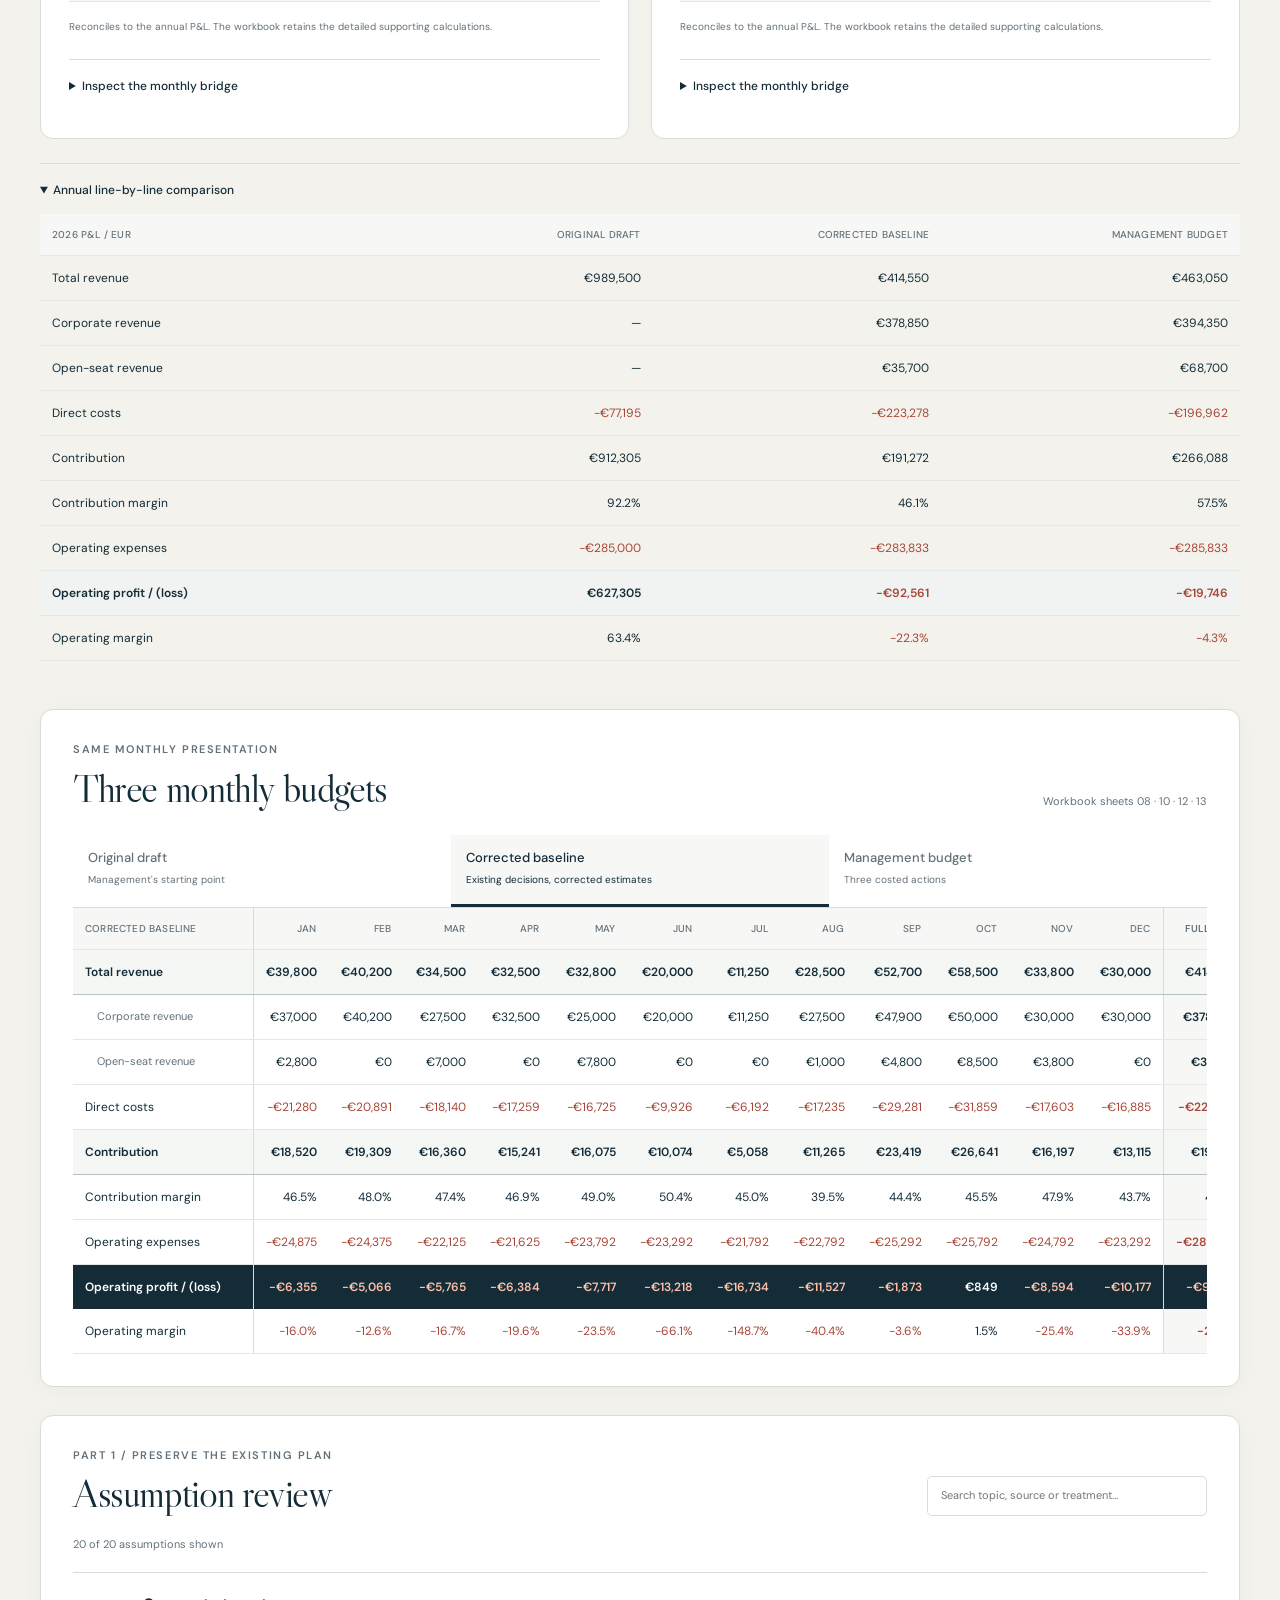
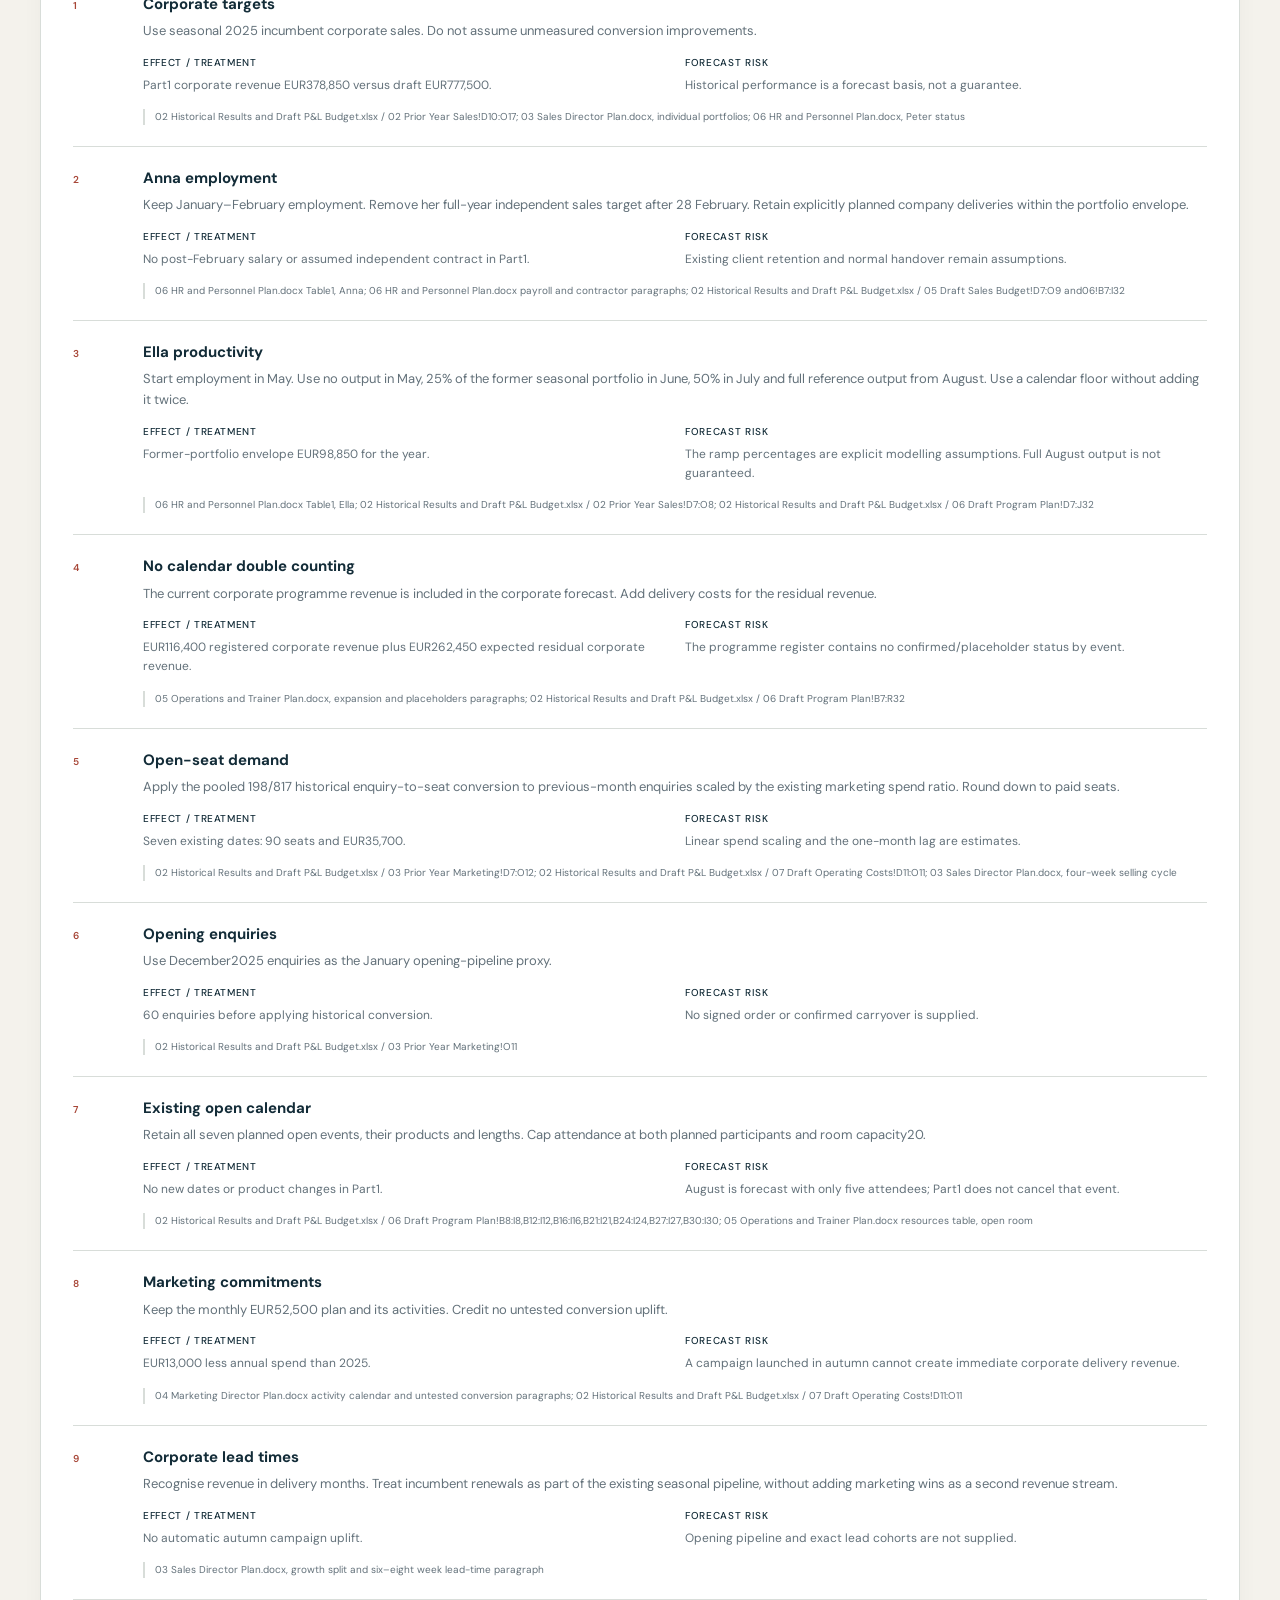
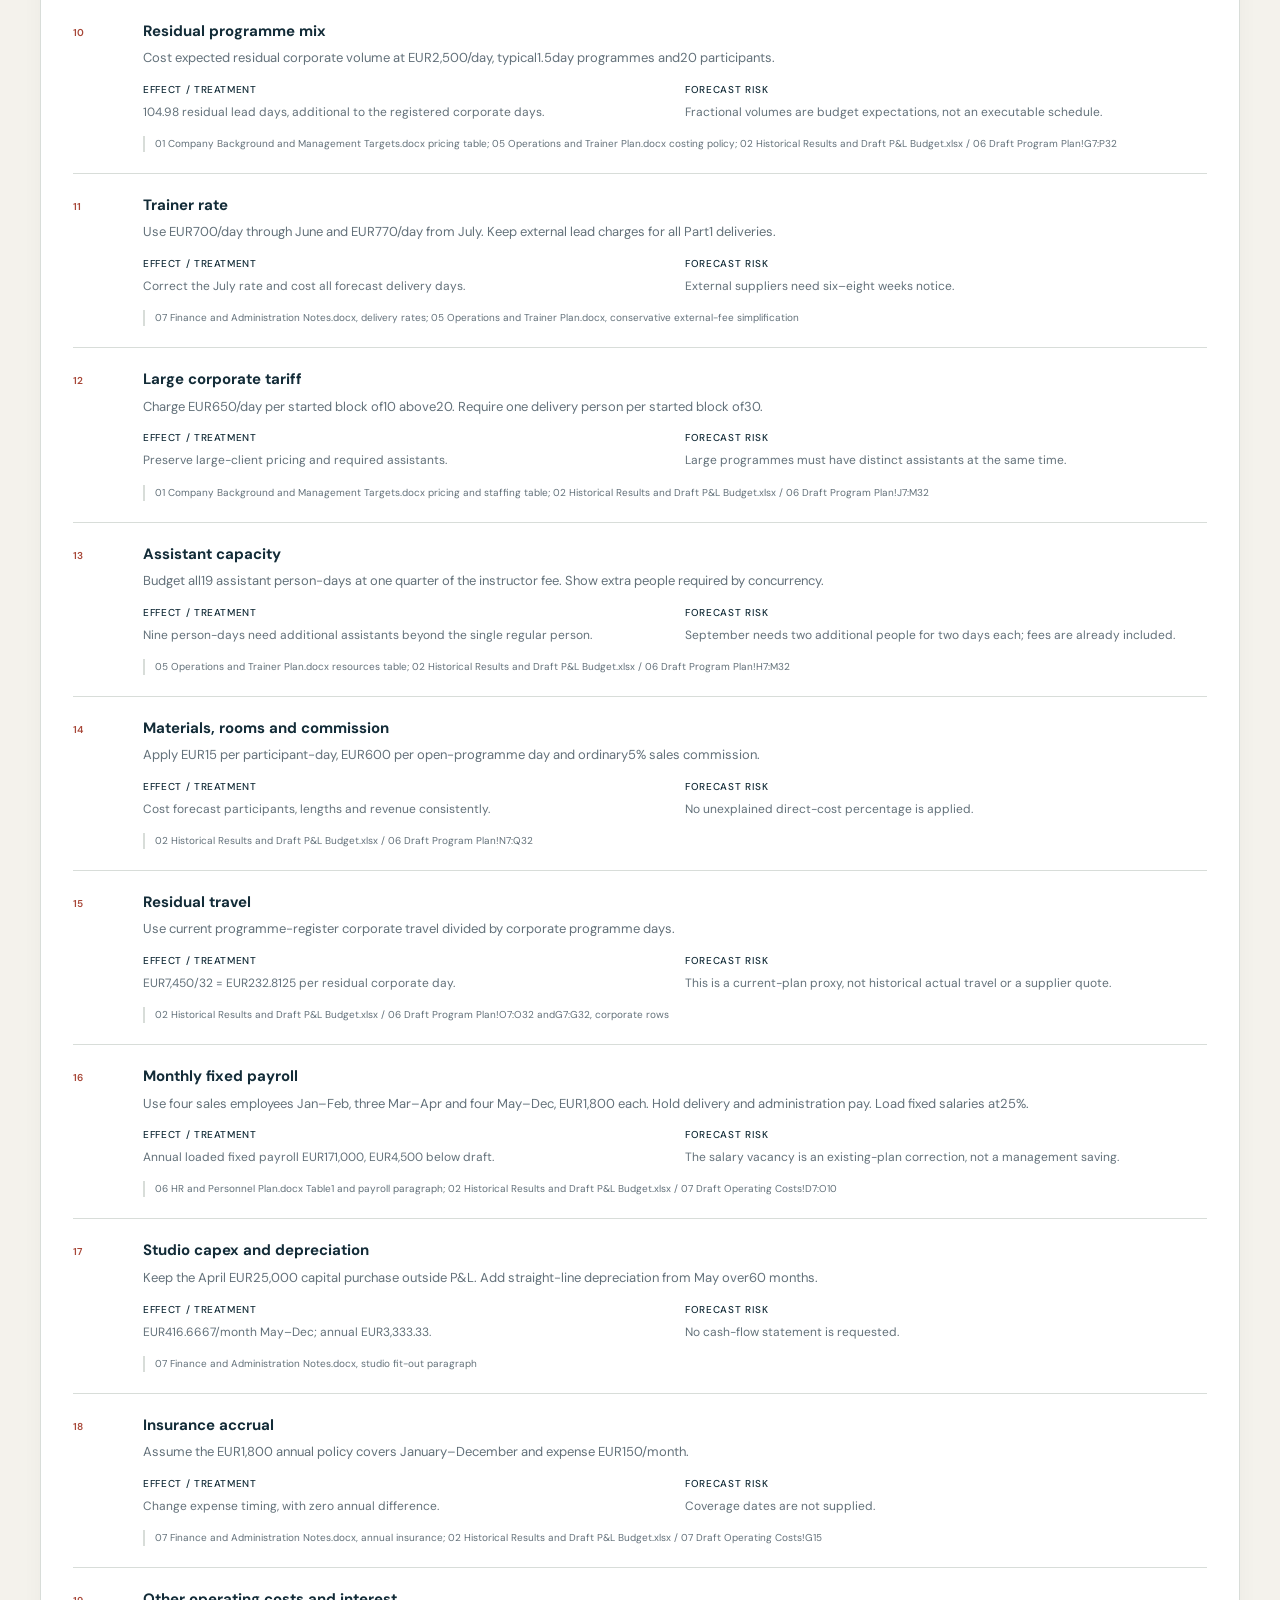
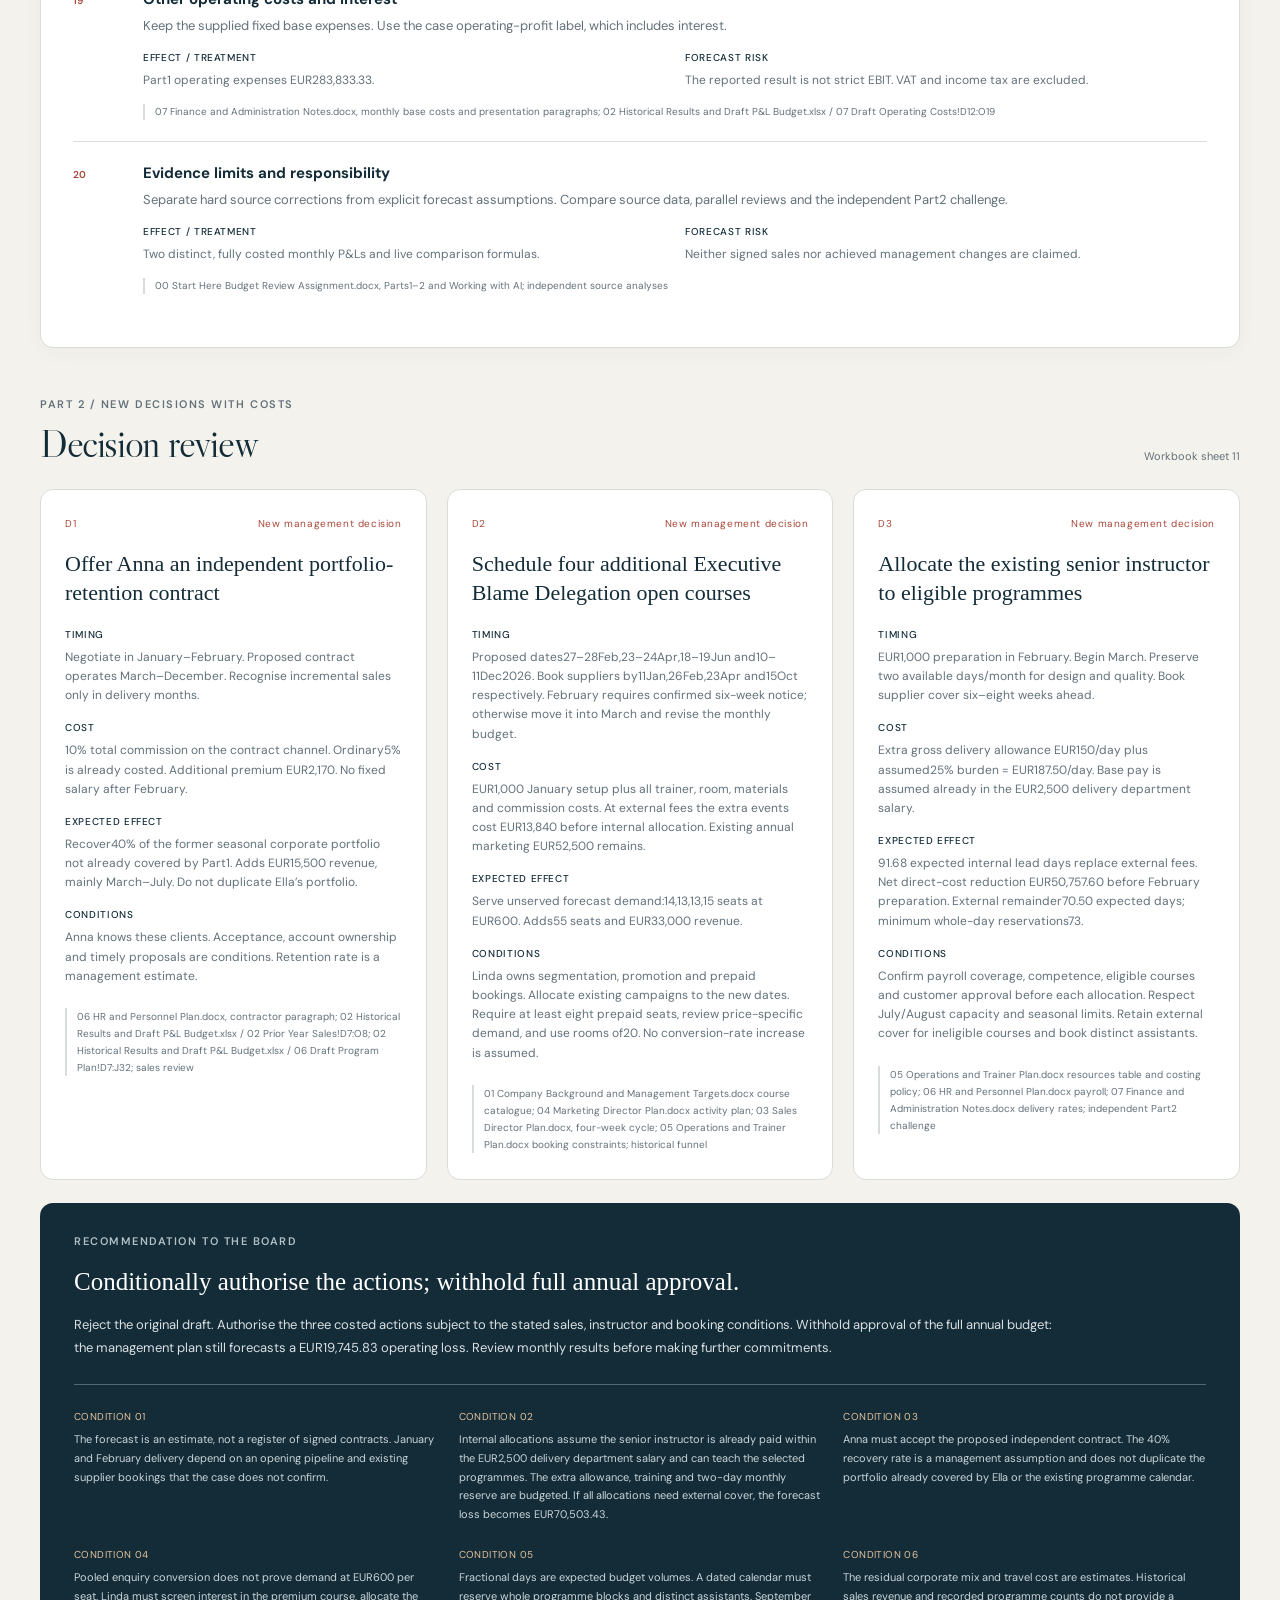
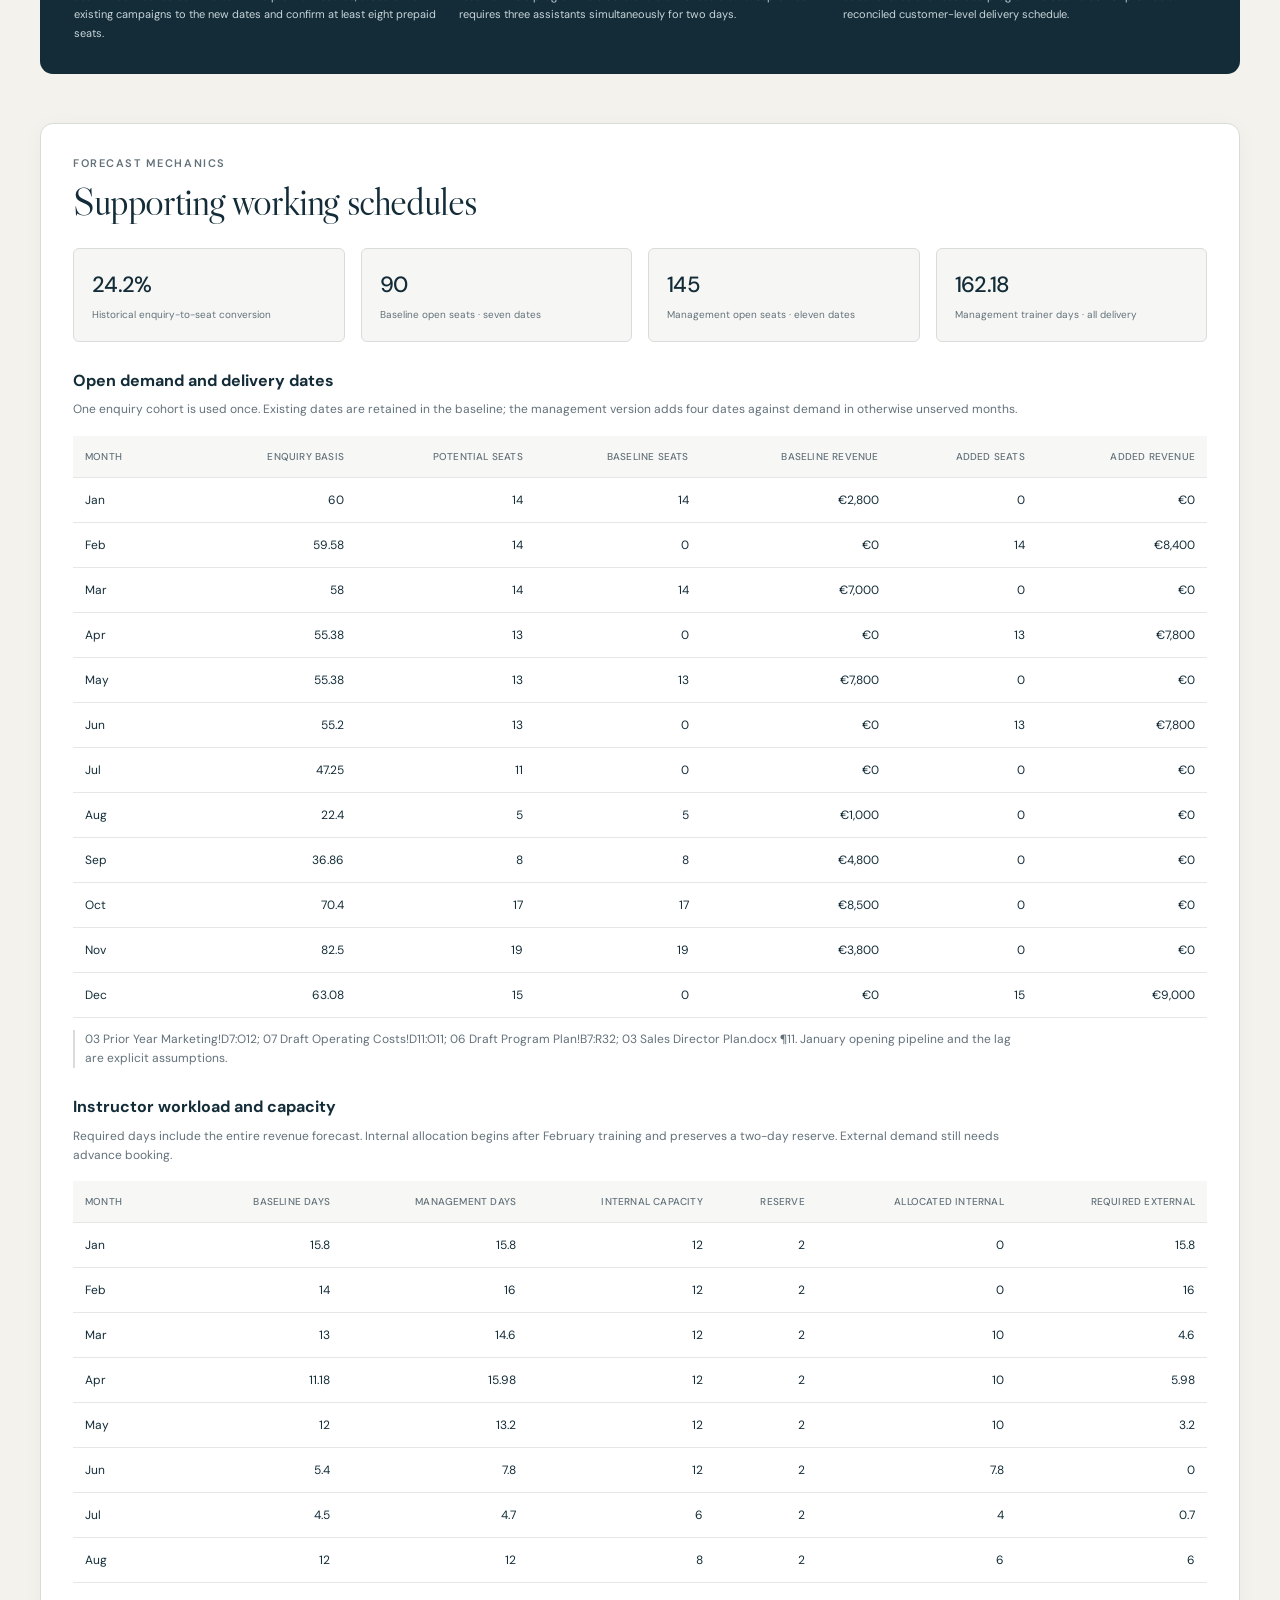
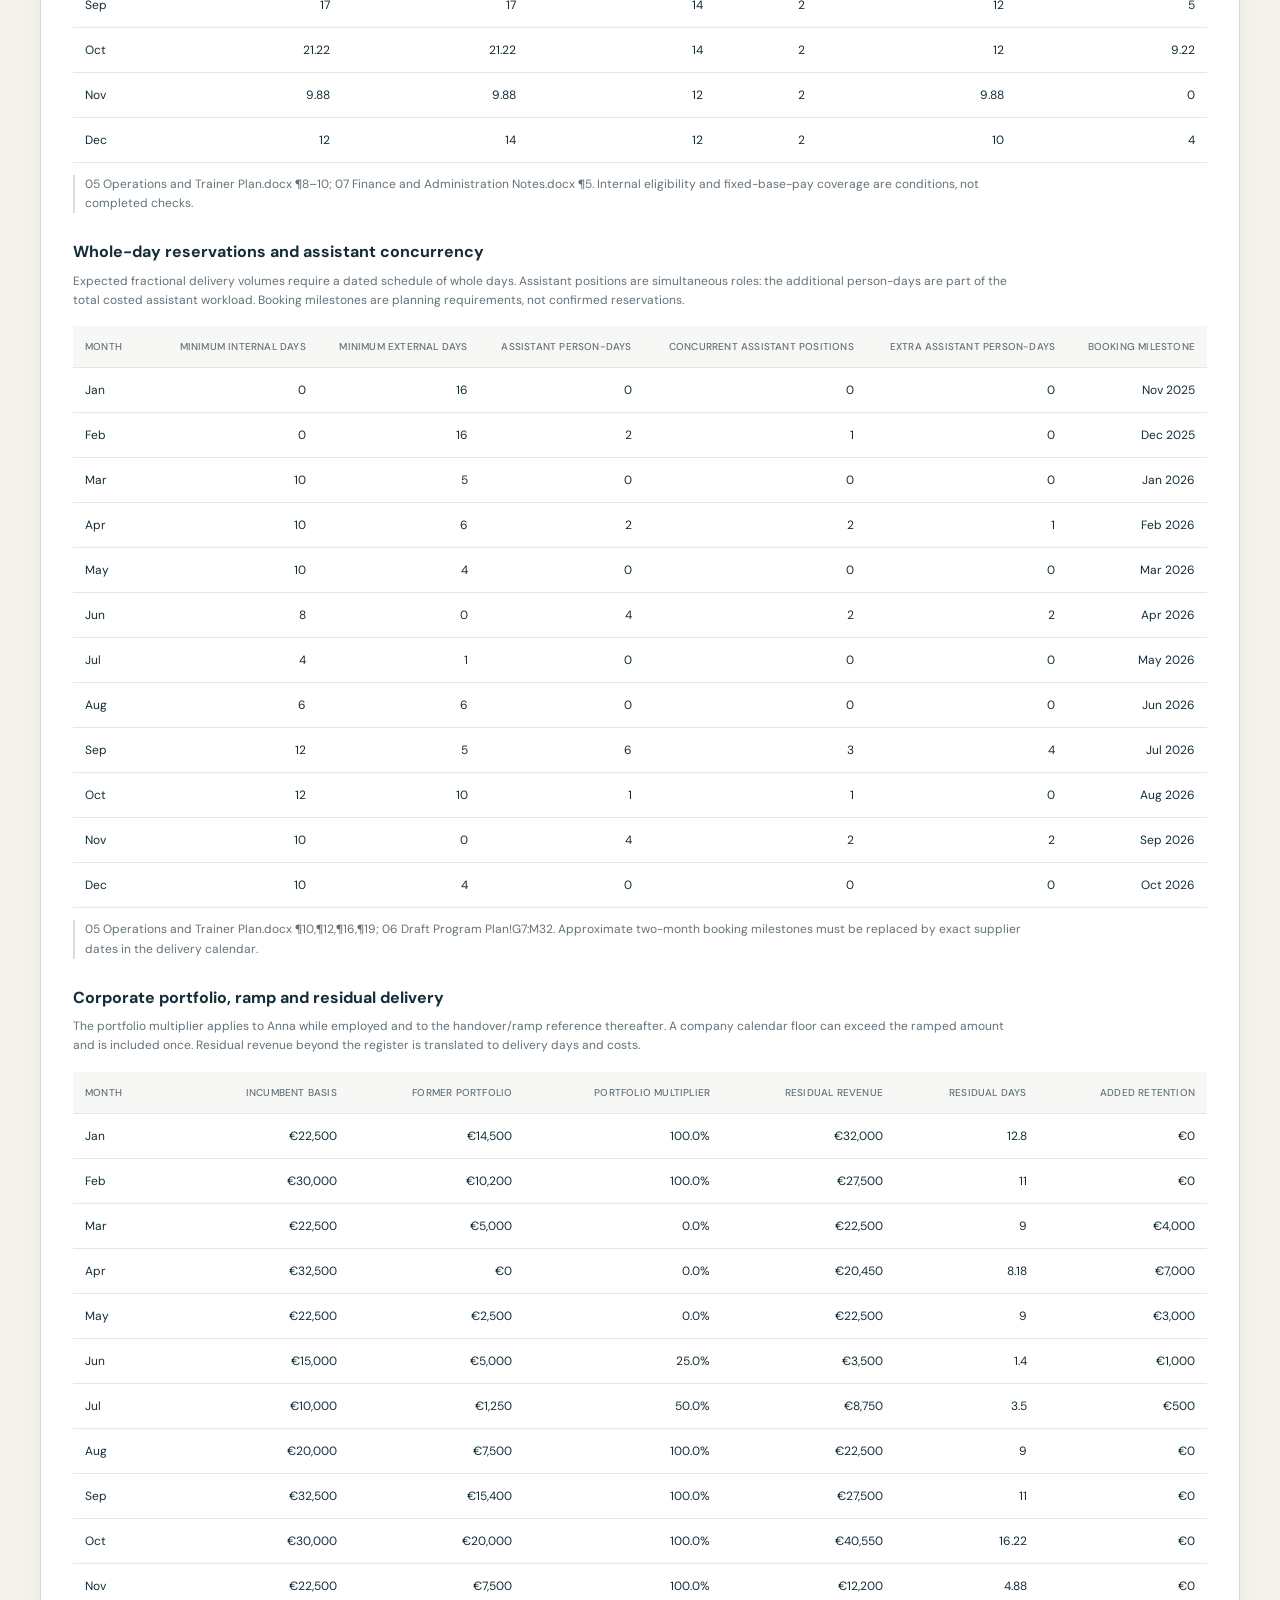
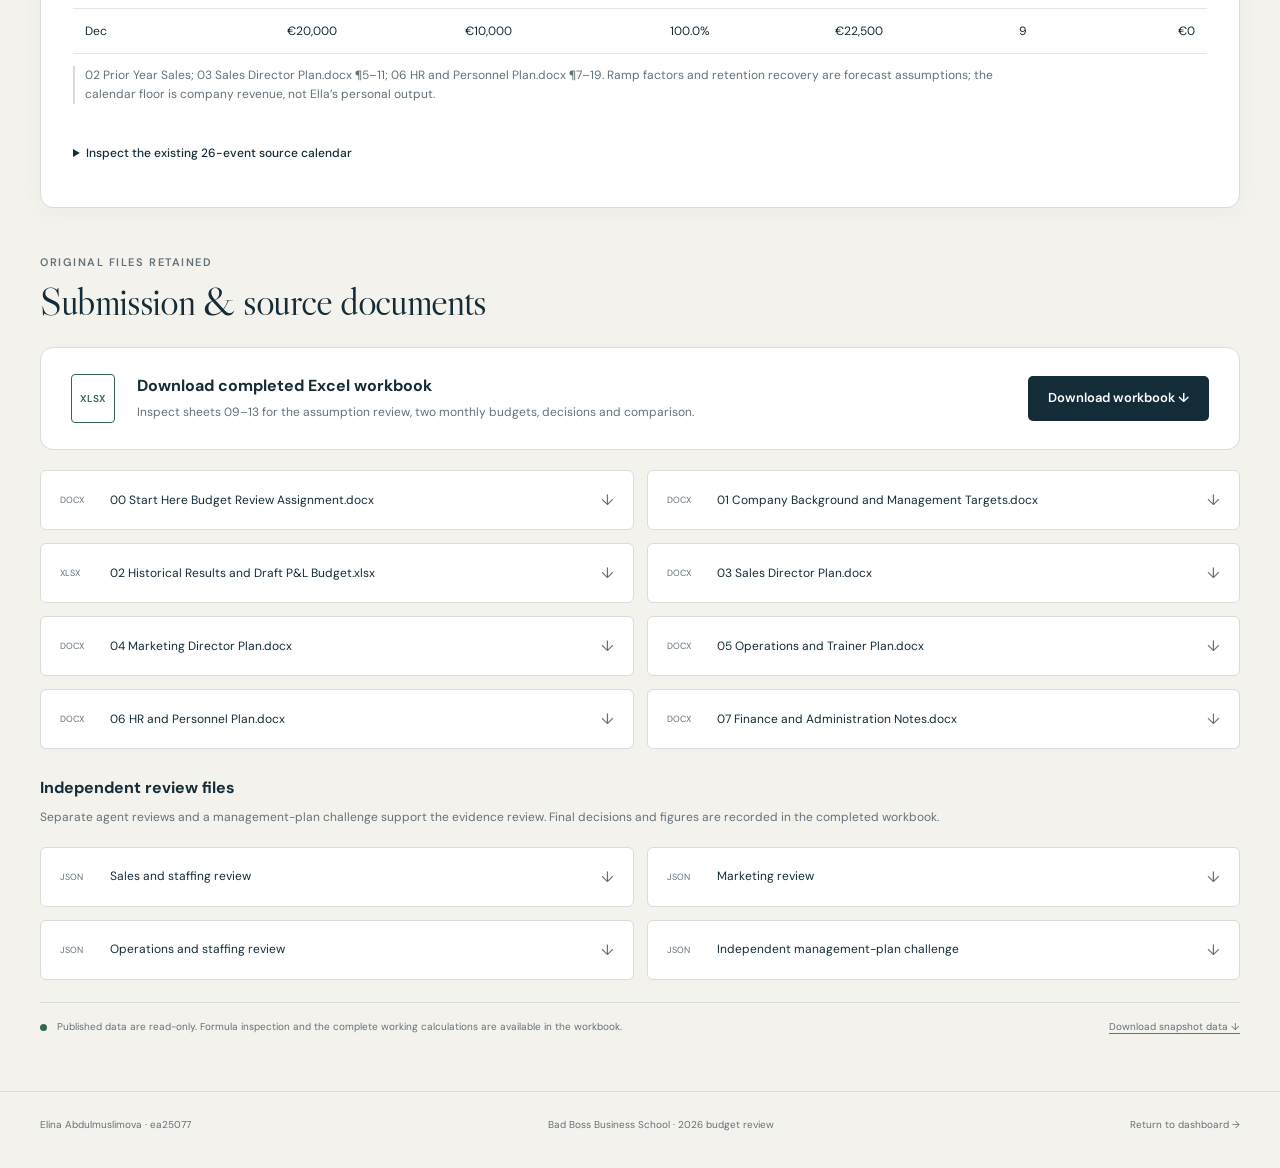
<file: badboss-review.html>
<!doctype html>
<html lang="en">
<head>
  <meta charset="utf-8"><meta name="viewport" content="width=device-width, initial-scale=1">
  <meta name="description" content="Budget reconciliation, decisions and source trail for Elina Abdulmuslimova's 2026 Bad Boss Business School review.">
  <title>Budget Review Trail · Elina Abdulmuslimova</title>
  <link rel="icon" href="badboss-favicon.svg" type="image/svg+xml"><link rel="stylesheet" href="badboss-styles.css"><script src="badboss-app.js" defer></script>
</head>
<body data-page="review">
  <a class="skip" href="#main">Skip to review trail</a>
  <header class="topbar"><a class="wordmark" href="badboss-index.html"><span class="monogram">EA</span><span>Elina Abdulmuslimova<small>Management accounting · ea25077</small></span></a><div class="header-links"><a href="badboss-index.html">Budget dashboard <span aria-hidden="true">↗</span></a><a class="button dark workbook-link" href="#">Download workbook ↓</a></div></header>
  <nav class="section-nav" aria-label="Review sections"><a href="#bridges">Reconciliations</a><a href="#budgets">Monthly P&amp;Ls</a><a href="#assumptions">Assumption review</a><a href="#decisions">Decision review</a><a href="#workings">Working calculations</a><a href="#sources">Evidence</a></nav>
  <main id="main"><div id="load-status" class="loading" role="status">Loading the published workbook snapshot…</div><div id="dashboard" hidden>
    <section class="review-hero" id="overview"><p class="eyebrow">2026 / Review trail</p><h1>Evidence and<br>budget decisions</h1><p class="hero-intro">Trace the correction of the existing plan, then the separate effect of each management decision. The underlying Excel workbook remains the primary submission.</p><p class="fineprint" id="basis-note"></p></section>
    <section class="overview-grid" id="annual-cards" aria-label="Annual budget results"></section>
    <section id="bridges" class="bridge-section"><div class="section-heading"><div><p class="eyebrow">Both versions reconciled</p><h2>Profit bridges</h2></div><span class="section-reference">Workbook sheets 09–13</span></div><div class="bridge-grid" id="bridge-cards"></div><details class="comparison-details" open><summary>Annual line-by-line comparison</summary><div id="annual-comparison" class="table-scroll"></div></details></section>
    <section id="budgets" class="panel"><div class="section-heading"><div><p class="eyebrow">Same monthly presentation</p><h2>Three monthly budgets</h2></div><span class="section-reference">Workbook sheets 08 · 10 · 12 · 13</span></div><div class="budget-tabs" role="tablist" aria-label="Budget version"><button id="tab-draft" role="tab" aria-selected="false" aria-controls="budget-panel" data-budget="draft">Original draft<span>Management's starting point</span></button><button id="tab-corrected" role="tab" aria-selected="true" aria-controls="budget-panel" data-budget="corrected" class="active">Corrected baseline<span>Existing decisions, corrected estimates</span></button><button id="tab-management" role="tab" aria-selected="false" aria-controls="budget-panel" data-budget="management">Management budget<span>Three costed actions</span></button></div><div id="budget-panel" role="tabpanel" aria-labelledby="tab-corrected" tabindex="0" class="table-scroll"></div></section>
    <section id="assumptions" class="panel"><div class="section-heading"><div><p class="eyebrow">Part 1 / Preserve the existing plan</p><h2>Assumption review</h2></div><label class="search-label"><span class="visually-hidden">Search assumptions</span><input id="assumption-search" type="search" placeholder="Search topic, source or treatment…"></label></div><p class="result-count" id="assumption-count" aria-live="polite"></p><div id="assumption-list" class="assumption-list"></div></section>
    <section id="decisions" class="decisions-section"><div class="section-heading"><div><p class="eyebrow">Part 2 / New decisions with costs</p><h2>Decision review</h2></div><span class="section-reference">Workbook sheet 11</span></div><div id="decision-list" class="decision-grid"></div><div class="board-note"><p class="eyebrow">Recommendation to the board</p><h3 id="board-title">Conditionally authorise the actions; withhold full annual approval.</h3><p id="board-recommendation"></p><div id="risk-list" class="risk-list"></div></div></section>
    <section id="workings" class="panel"><div class="section-heading"><div><p class="eyebrow">Forecast mechanics</p><h2>Supporting working schedules</h2></div></div><div id="driver-cards" class="driver-cards"></div><div id="working-tables"></div></section>
    <section id="sources" class="sources-section"><div class="section-heading"><div><p class="eyebrow">Original files retained</p><h2>Submission &amp; source documents</h2></div></div><div class="submission-file"><div class="file-icon">XLSX</div><div><h3 id="workbook-title">Completed budget review workbook</h3><p>Inspect sheets 09–13 for the assumption review, two monthly budgets, decisions and comparison.</p></div><a class="button dark workbook-link" href="#">Download workbook ↓</a></div><div id="source-files" class="source-grid"></div><div id="review-files"></div><div class="snapshot-note"><span class="status-dot"></span><p>Published data are read-only. Formula inspection and the complete working calculations are available in the workbook.</p><a href="badboss-model.json" download>Download snapshot data ↓</a></div></section>
  </div></main>
  <footer><span>Elina Abdulmuslimova · ea25077</span><span>Bad Boss Business School · 2026 budget review</span><a href="badboss-index.html">Return to dashboard →</a></footer>
</body></html>
</file>
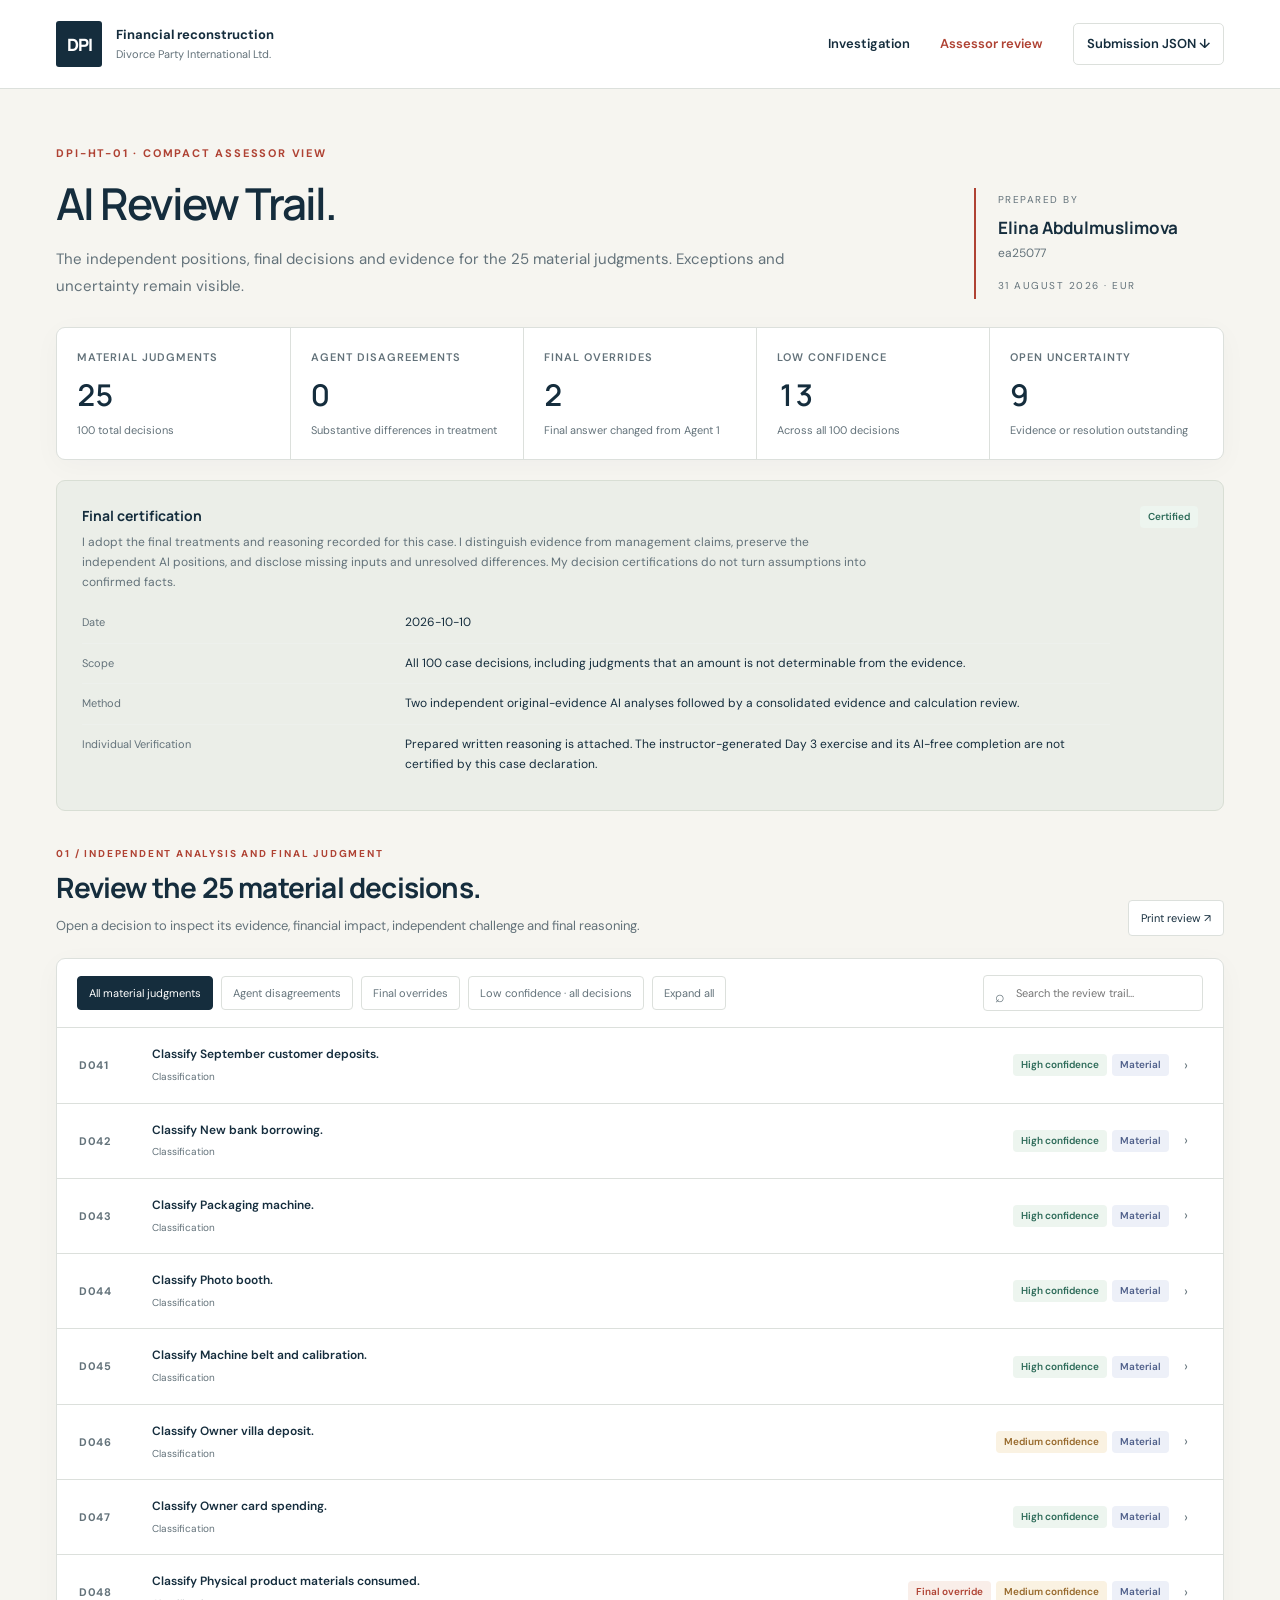
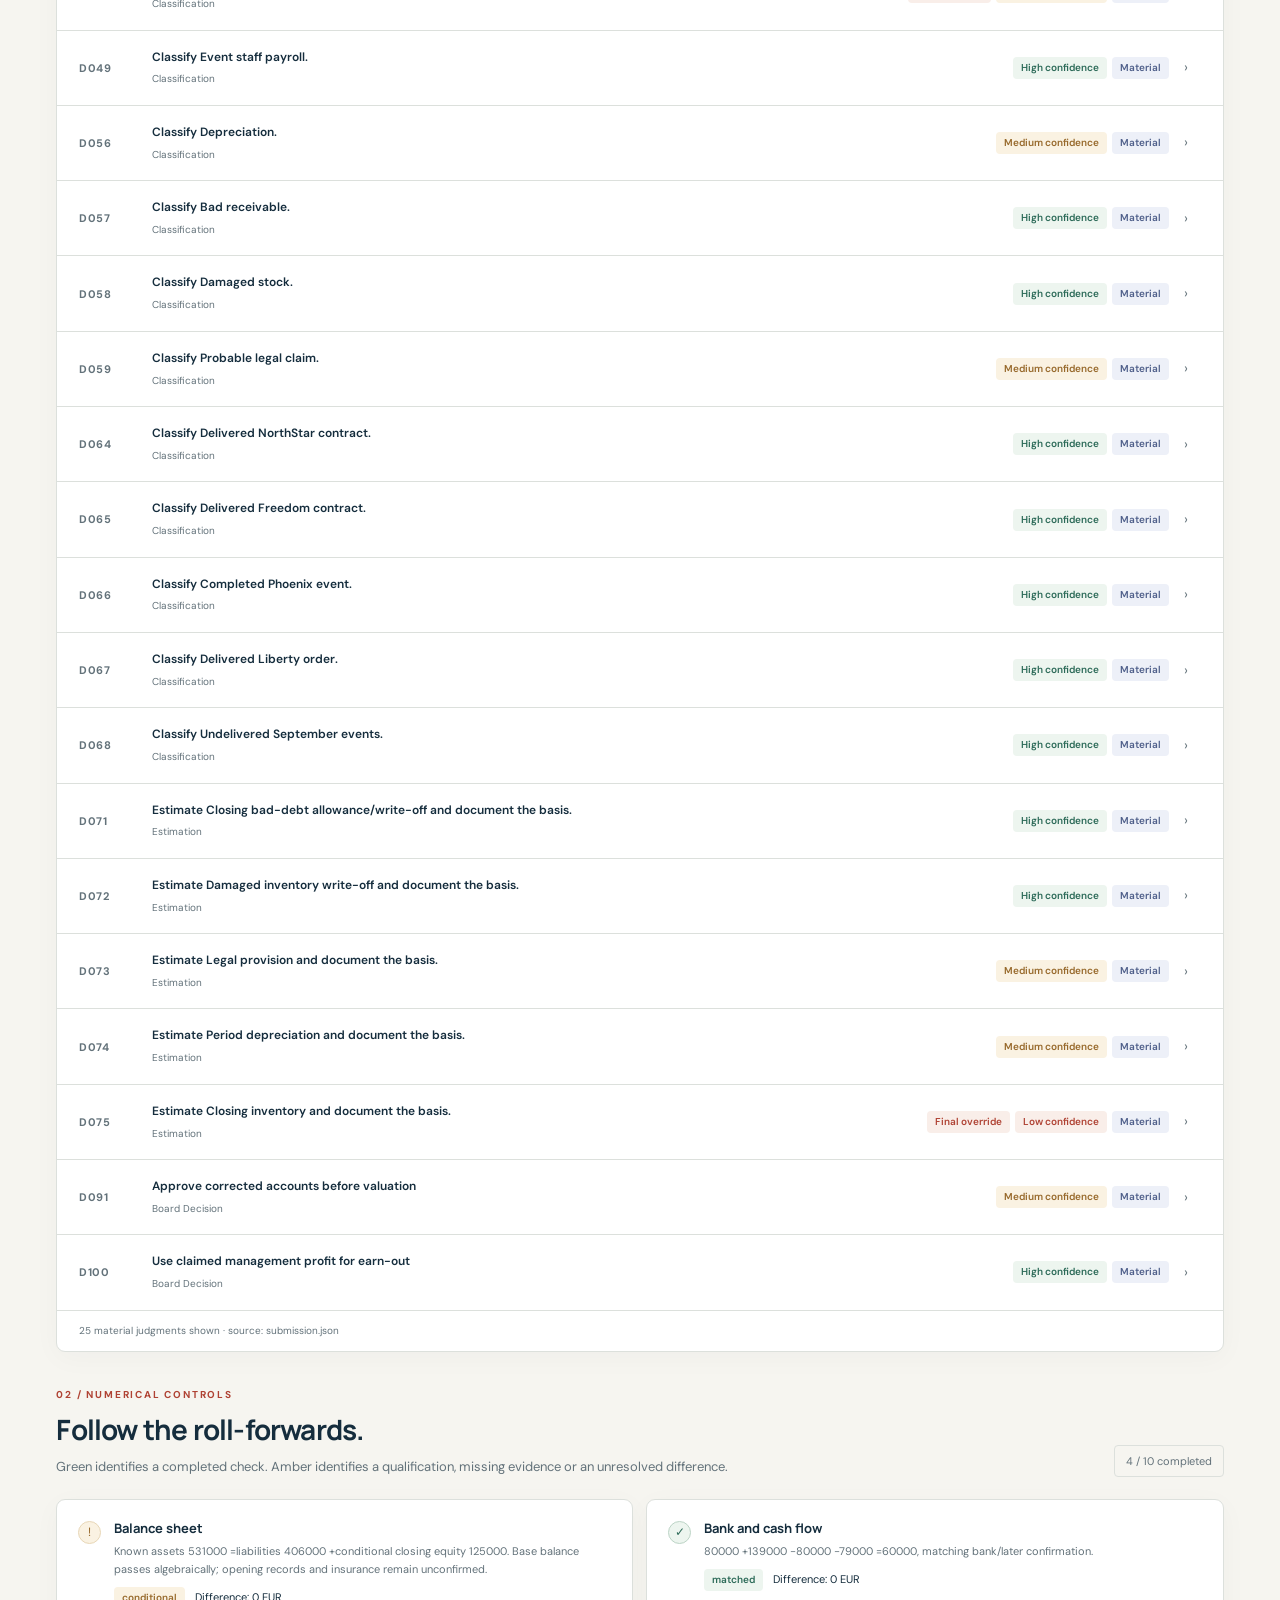
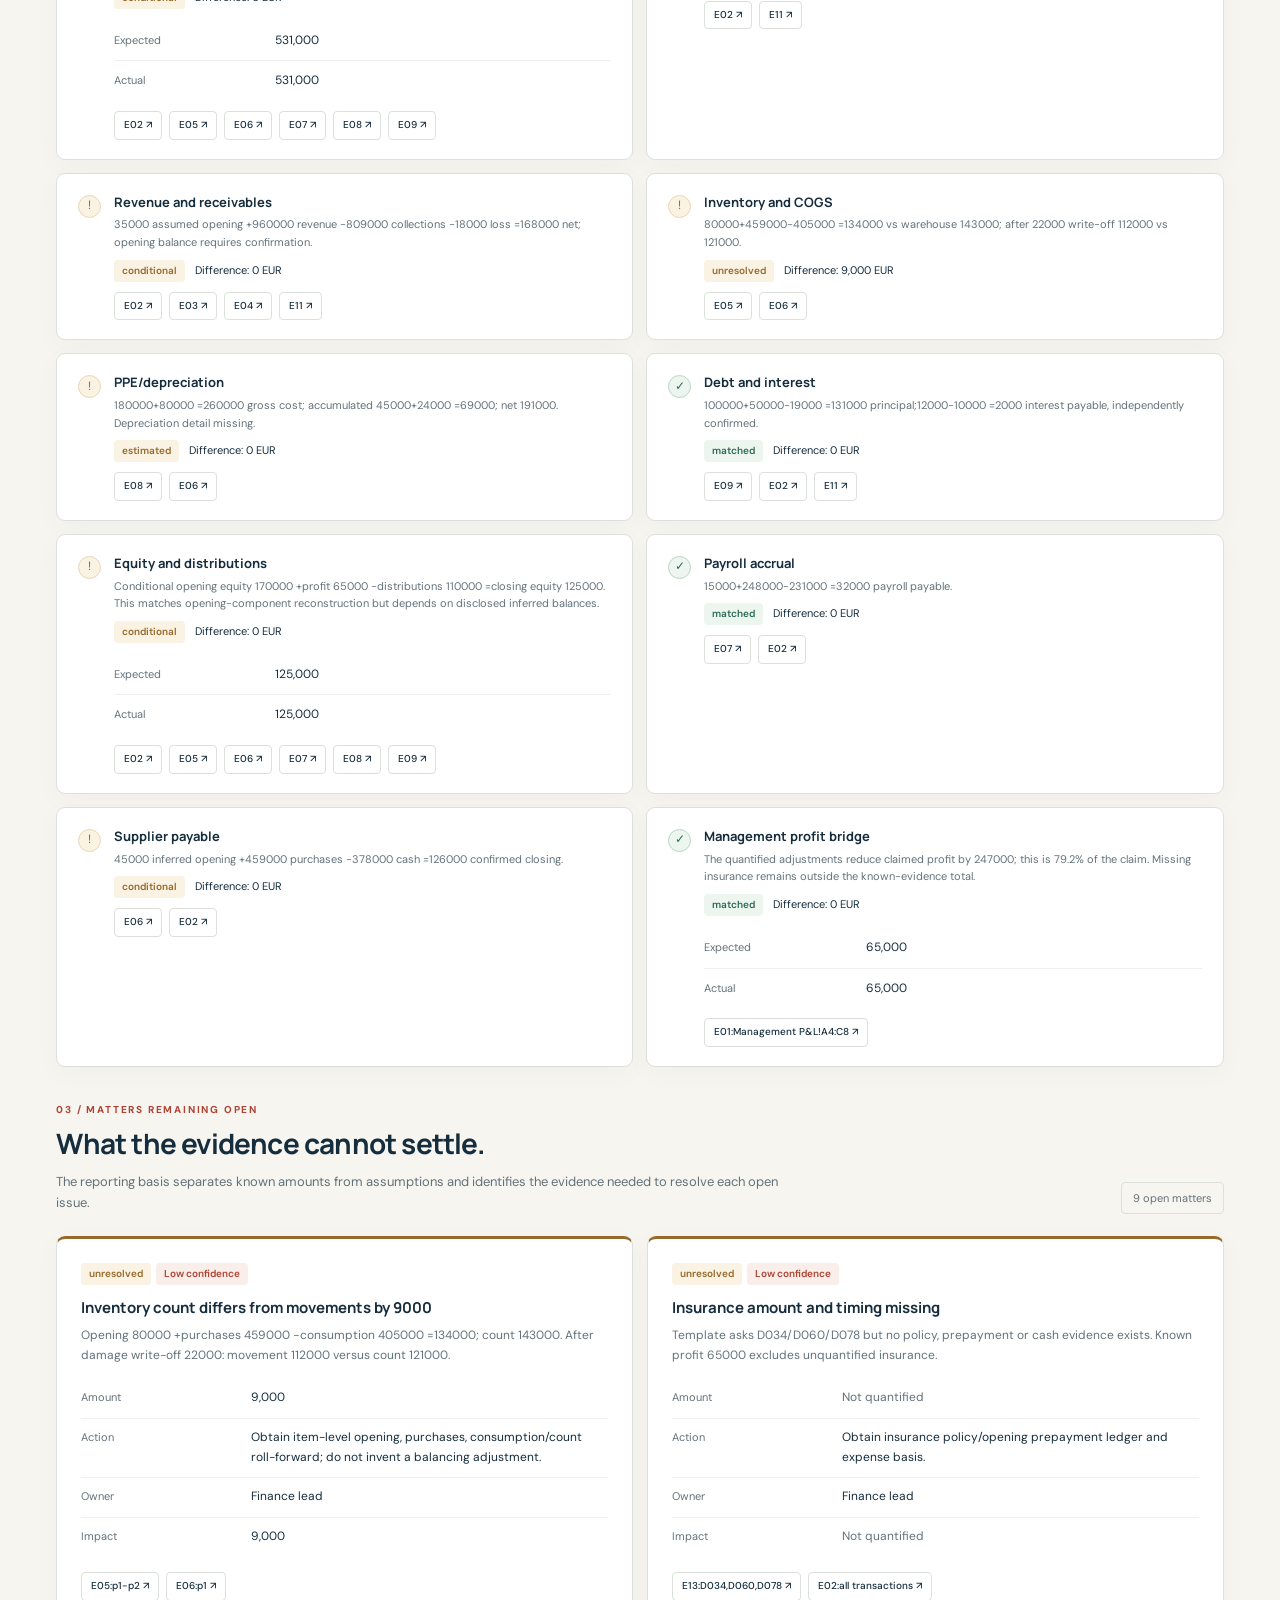
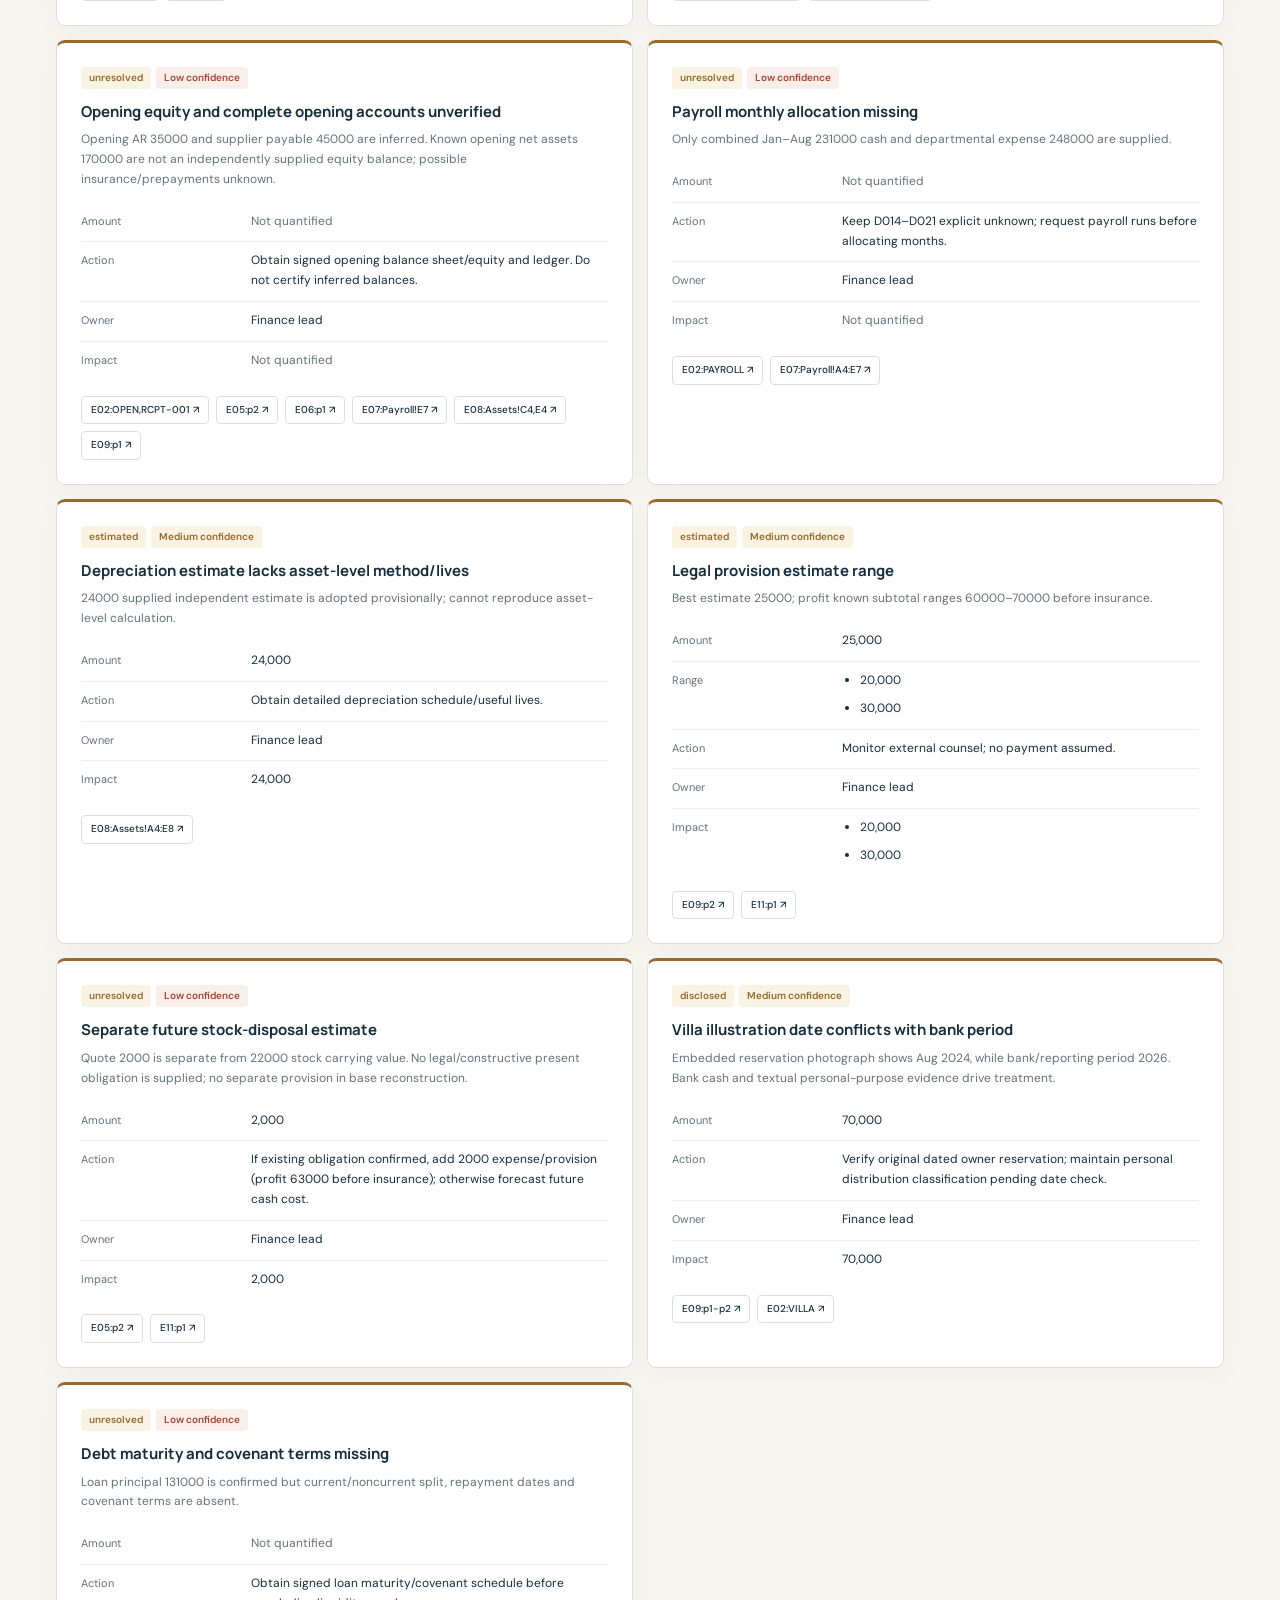
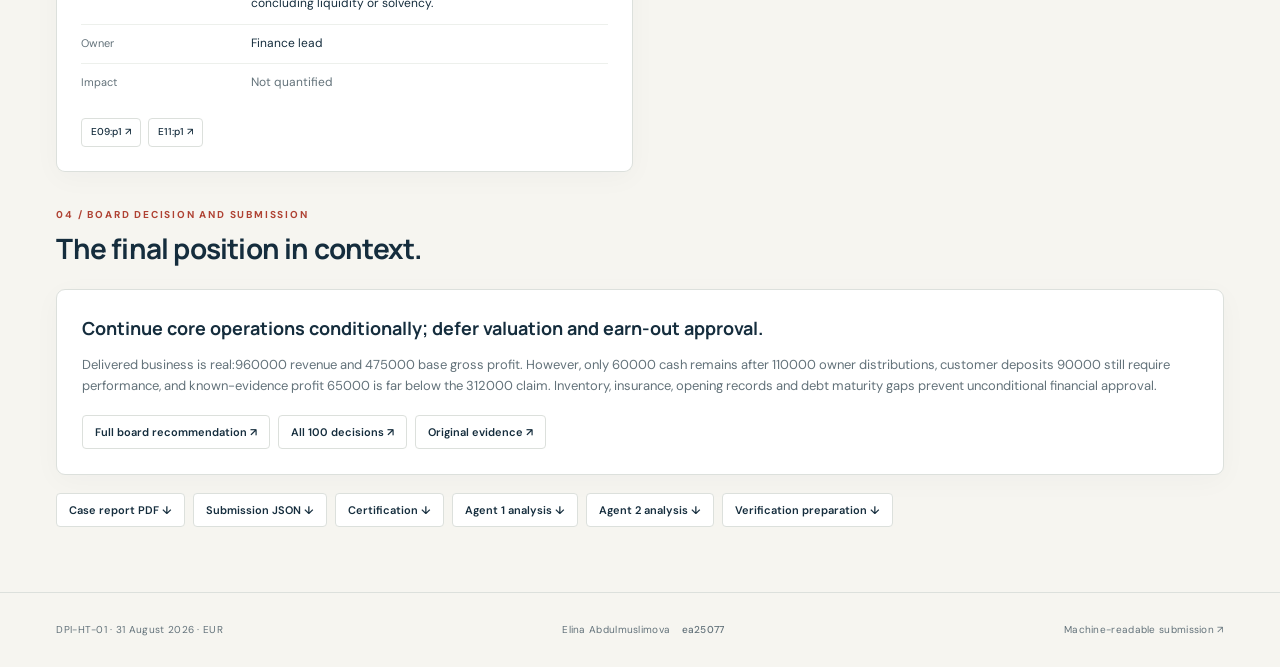
<file: review.html>
<!doctype html>
<html lang="en">
<head>
  <meta charset="utf-8">
  <meta name="viewport" content="width=device-width, initial-scale=1">
  <meta name="theme-color" content="#152d3d">
  <meta name="description" content="Compact assessor view of DPI-HT-01. Independent AI positions, certified decisions, financial effects and outstanding uncertainty.">
  <title>DPI · Assessor Review | Elina Abdulmuslimova</title>
  <link rel="icon" href="favicon.svg" type="image/svg+xml">
  <link rel="stylesheet" href="styles.css">
  <script defer src="app.js"></script>
</head>
<body data-page="review">
  <a class="skip-link" href="#main">Skip to content</a>
  <header class="topbar">
    <a class="brand" href="./" aria-label="Financial reconstruction home"><span class="brand-mark">DPI</span><span>Financial reconstruction<small>Divorce Party International Ltd.</small></span></a>
    <nav aria-label="Primary"><a href="./">Investigation</a><a class="active" href="review" aria-current="page">Assessor review</a><a class="data-link" href="submission.json">Submission JSON <span aria-hidden="true">↓</span></a></nav>
  </header>
  <div id="app"><main id="main" class="loading"><span class="loading-mark">DPI</span><h1>Opening the review trail</h1><p>Loading material judgments and reconciliation checks.</p></main></div>
  <footer><span>DPI-HT-01 · 31 August 2026 · EUR</span><span>Elina Abdulmuslimova <b>ea25077</b></span><a href="submission.json">Machine-readable submission ↗</a></footer>
</body>
</html>
</file>
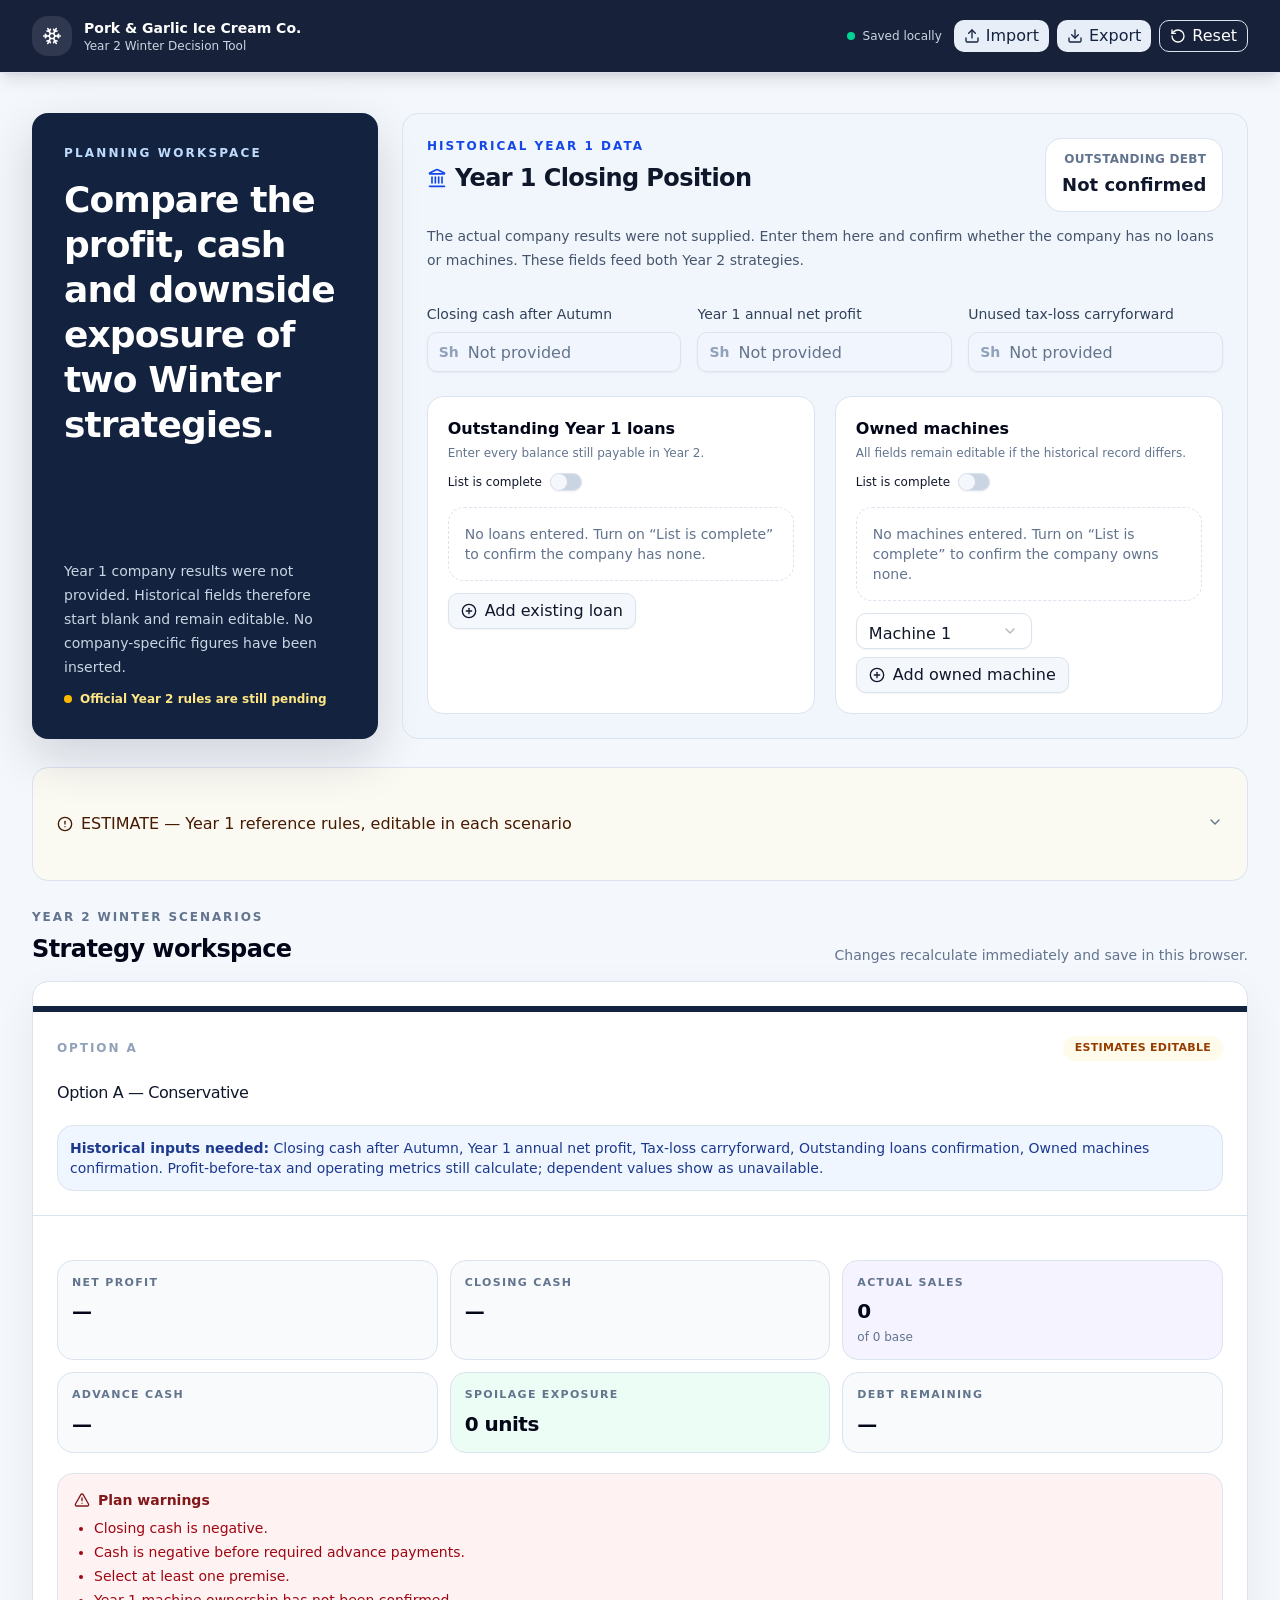
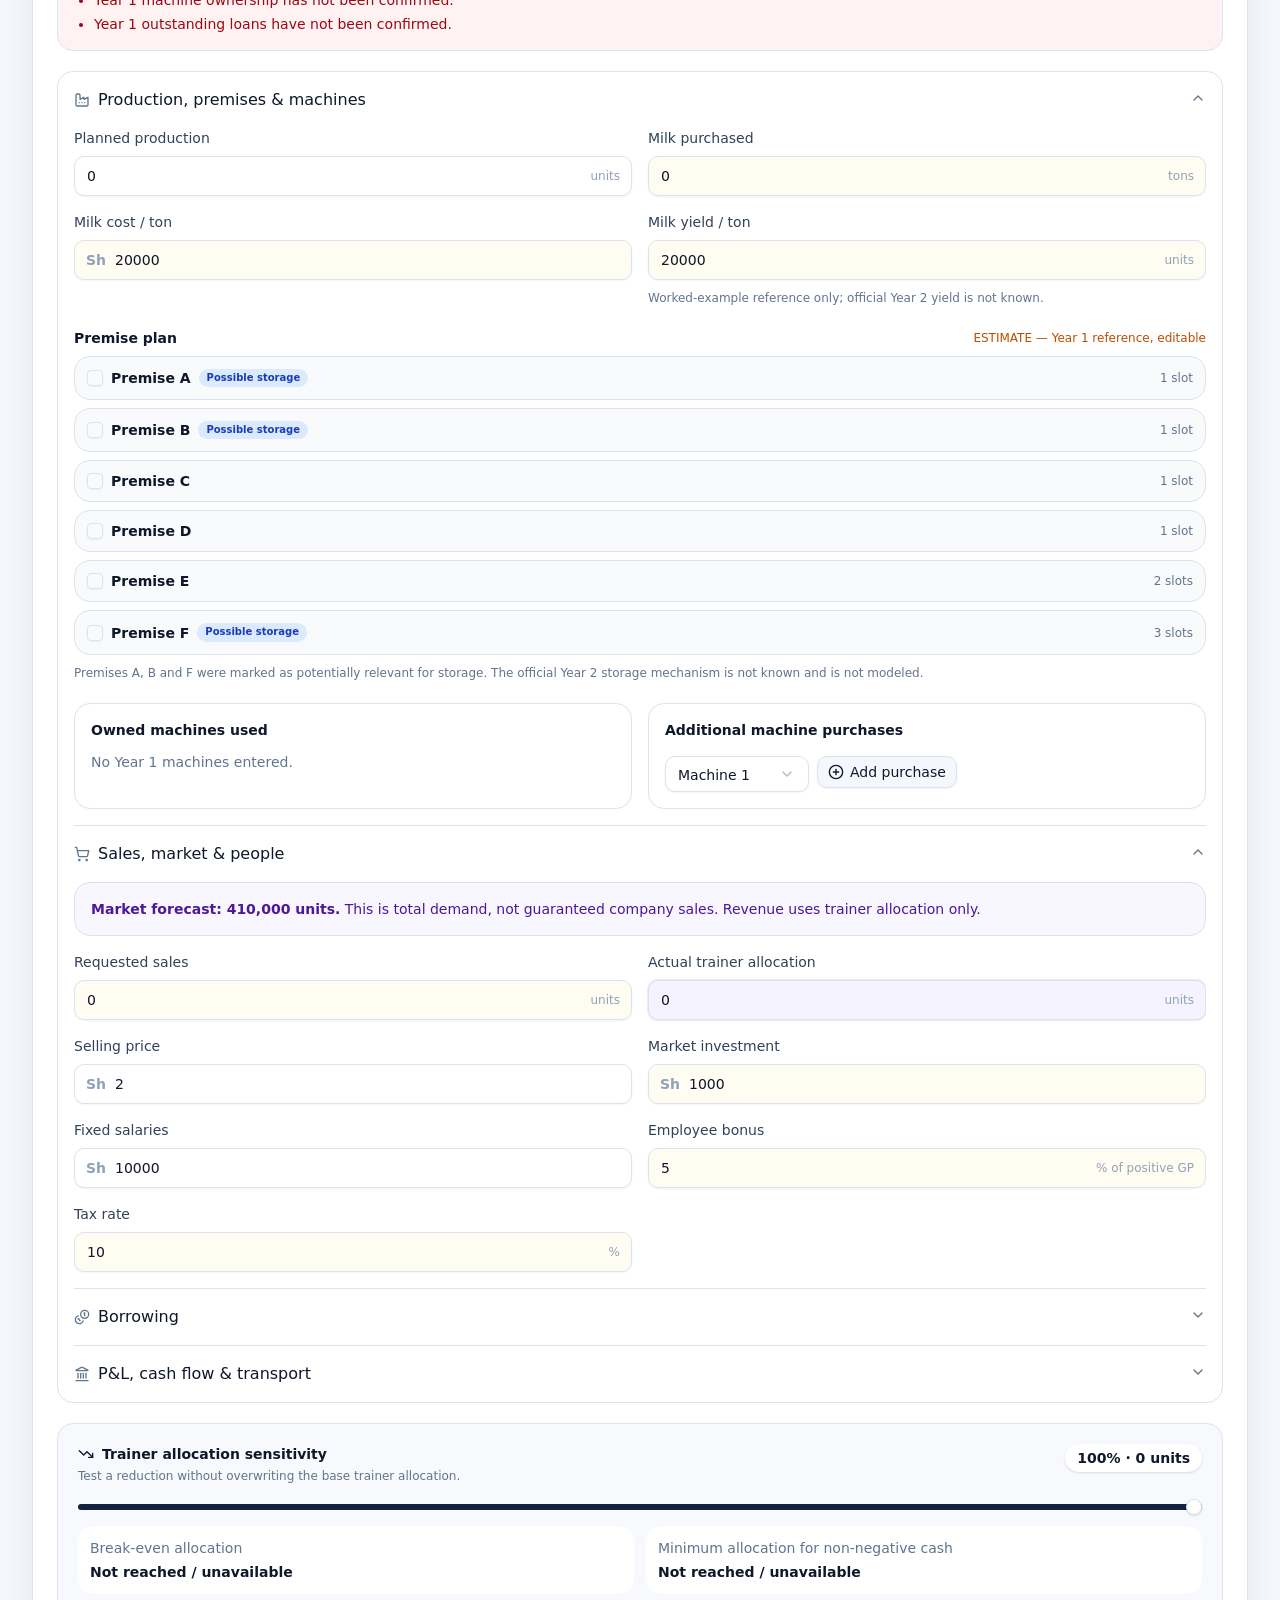
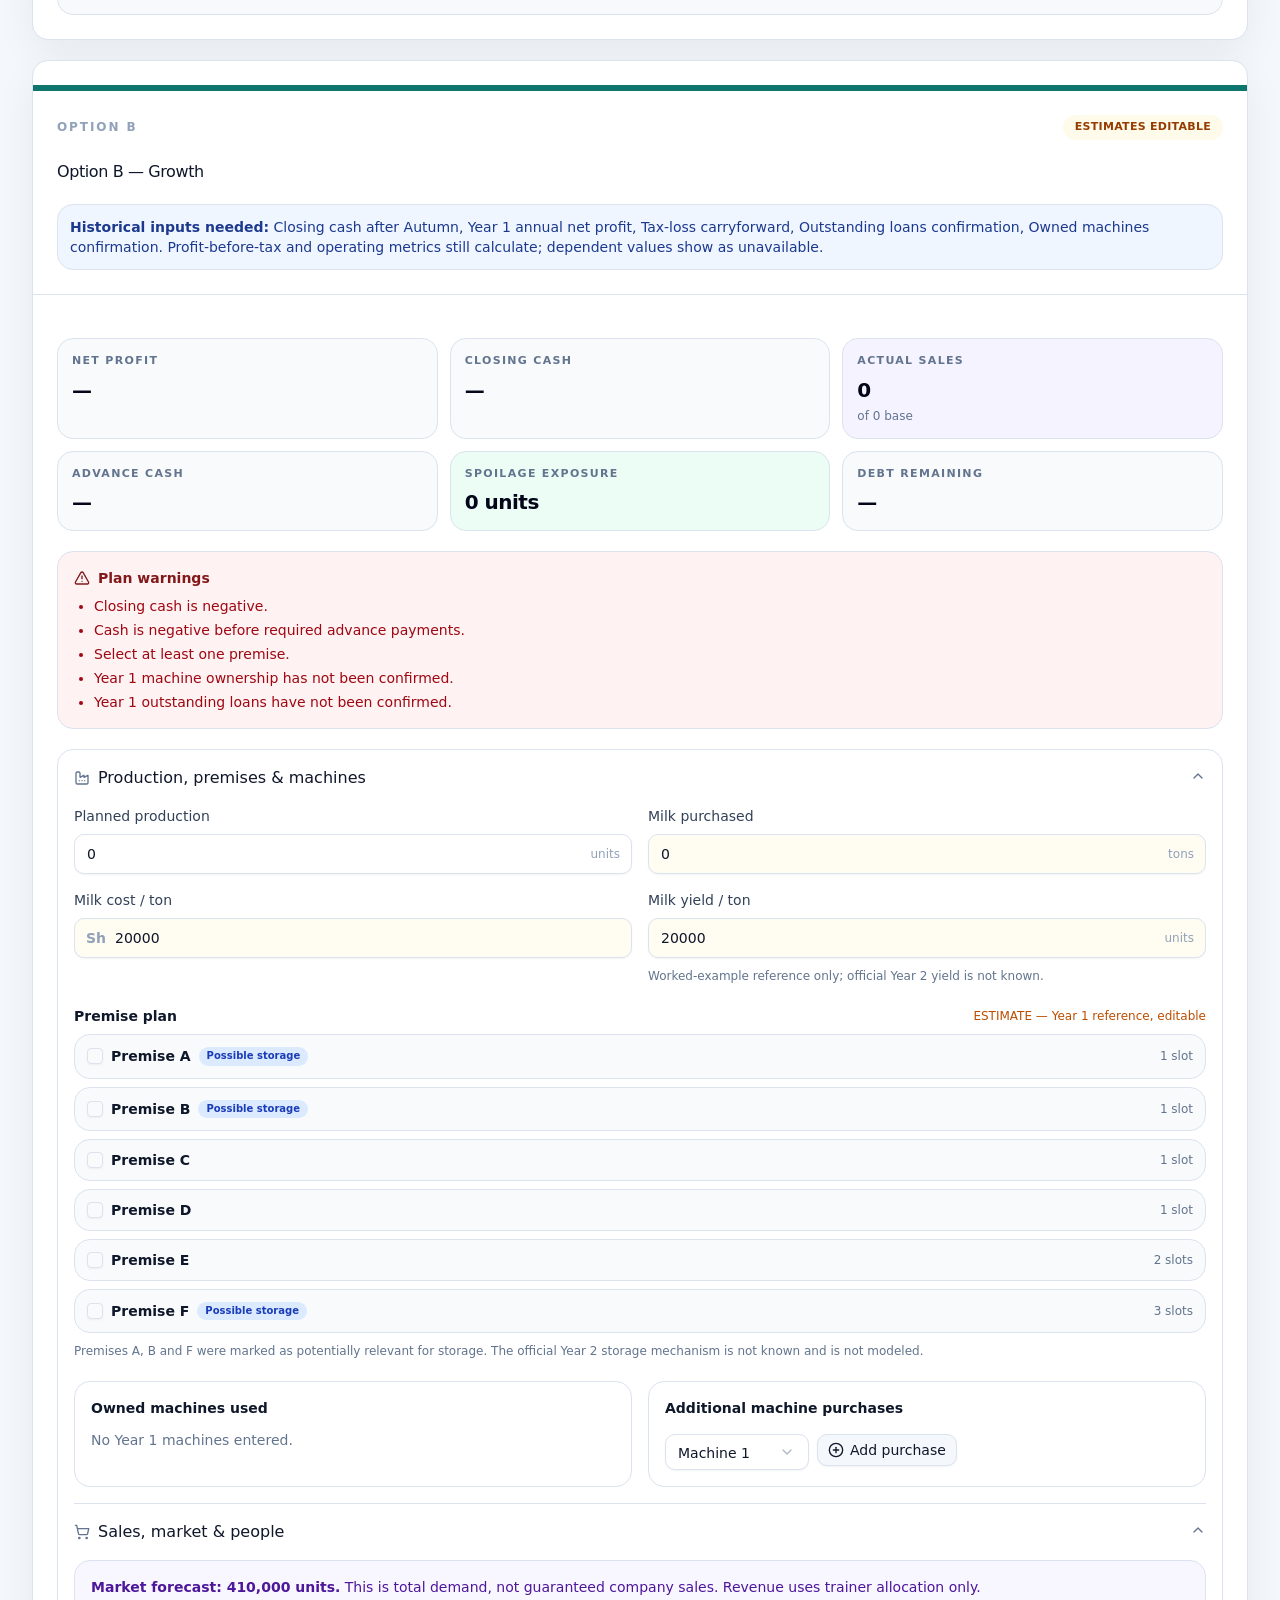
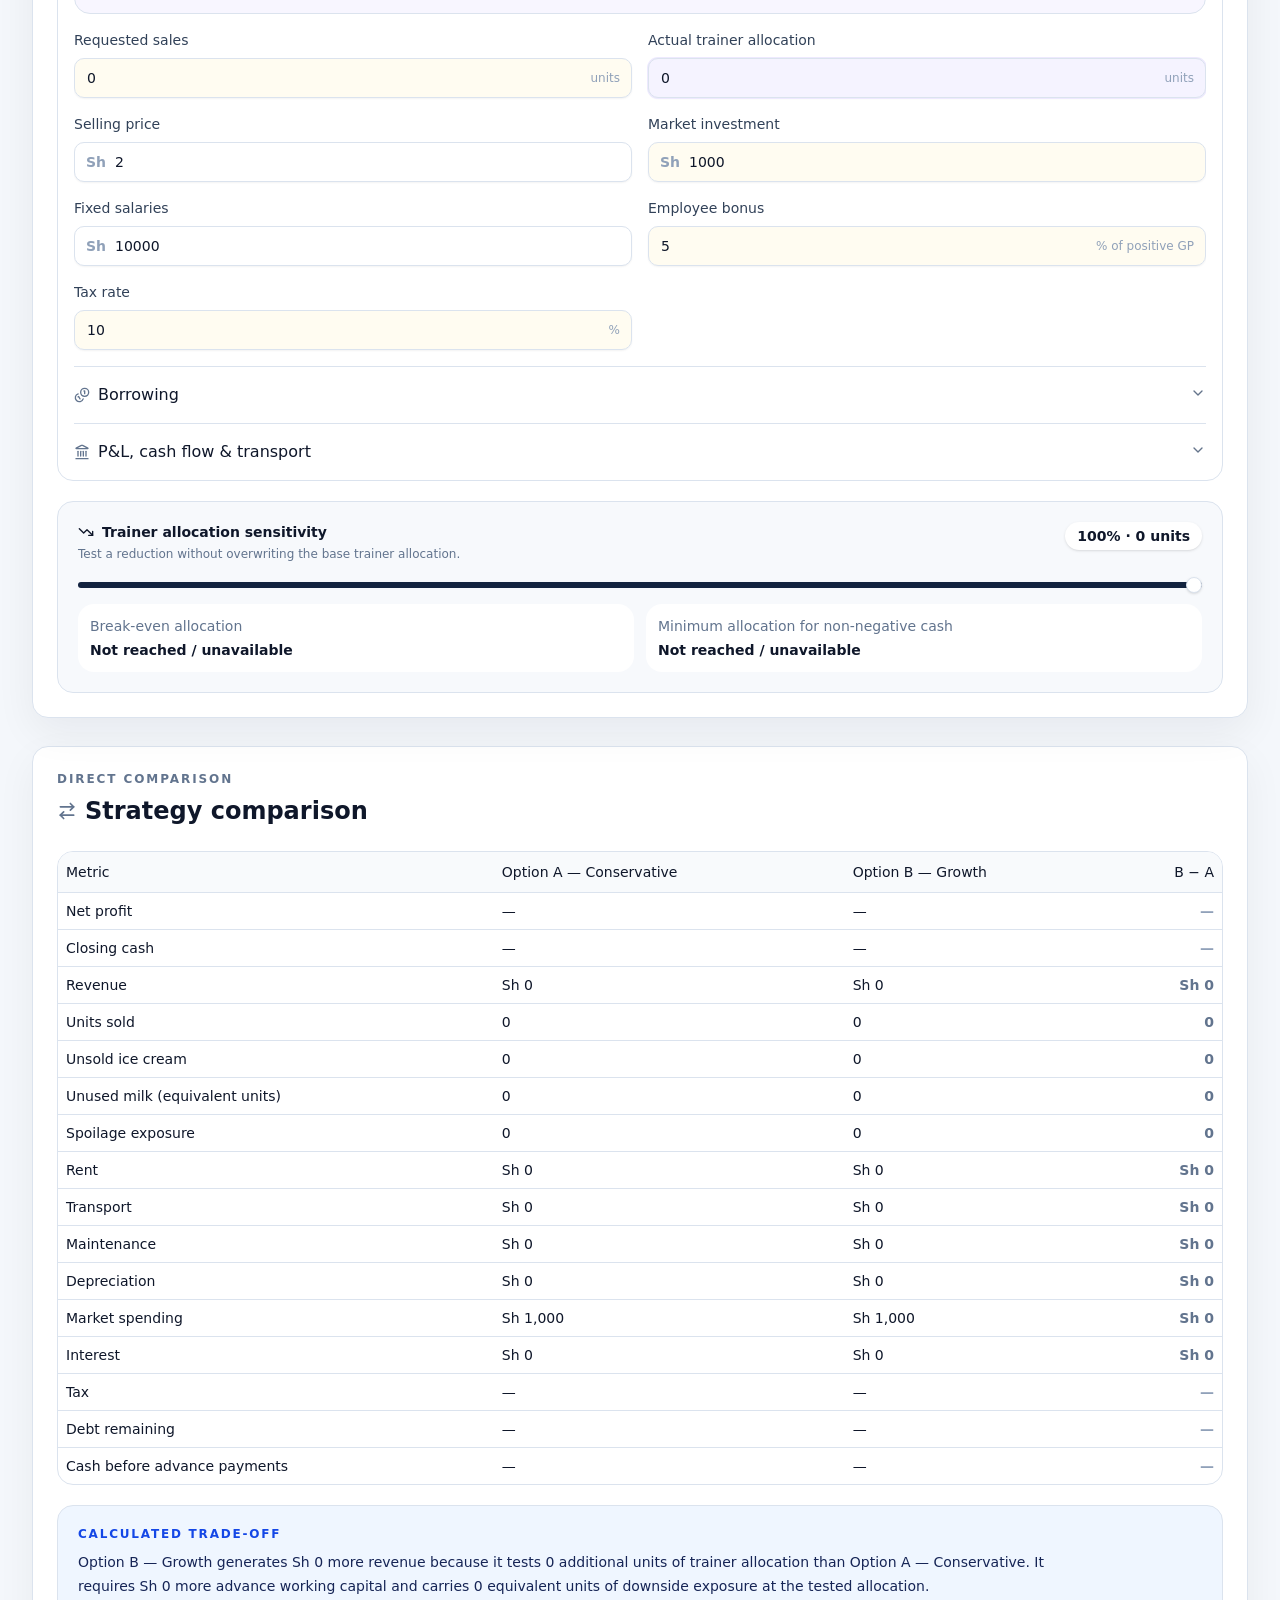
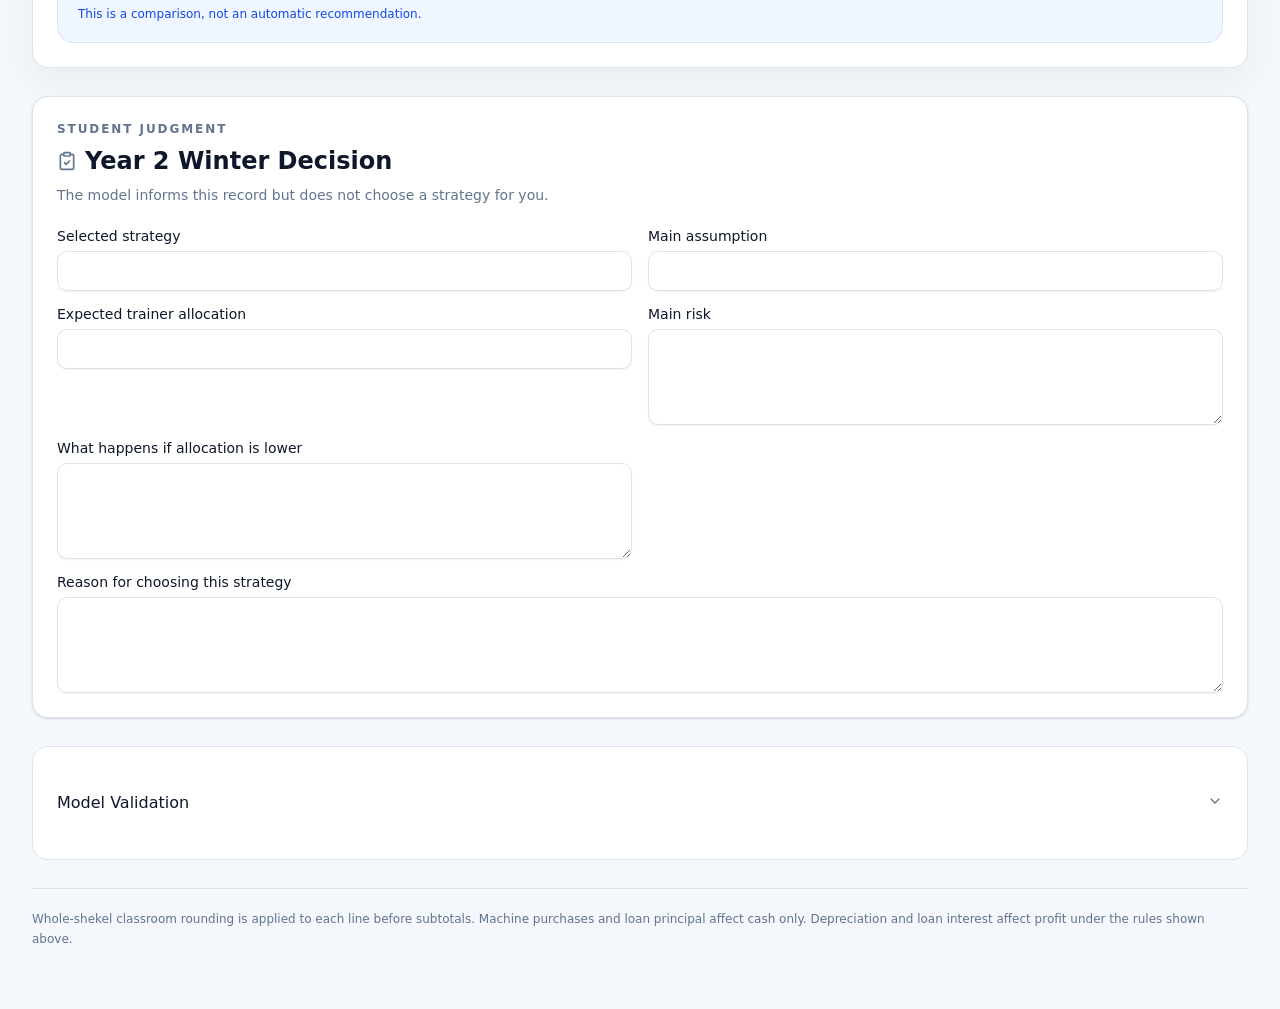
<file: year-2.html>
<!DOCTYPE html><html lang="en"><head><meta charSet="utf-8"/><meta name="viewport" content="width=device-width, initial-scale=1"/><link rel="stylesheet" href="/year-2-3nffma1z5yibc.css" data-precedence="next"/><link rel="preload" as="script" fetchPriority="low" href="/year-2-1inwntv0b4r-7.js"/><script src="/year-2-1scs3-v_g4tkg.js" async=""></script><script src="/year-2-1mh6a-0e61pyc.js" async=""></script><script src="/year-2-turbopack-1-c9krelmq7hj.js" async=""></script><script src="/year-2-3fntmmi971322.js" async=""></script><script src="/year-2-3a8ia5hr56vdk.js" async=""></script><title>Year 2 Winter Decision Tool</title><meta name="description" content="Editable financial planning and strategy comparison for Pork &amp; Garlic Ice Cream Co."/><link rel="shortcut icon" href="/year-2-favicon.svg"/><link rel="icon" href="/year-2-favicon.svg"/><script src="/year-2-0cz1d0mv5g_q7.js" noModule=""></script></head><body><div hidden=""><!--$--><!--/$--></div><main class="min-h-screen bg-[#f4f7fb] text-slate-950"><header class="sticky top-0 z-40 border-b border-white/10 bg-[#0b1730]/95 text-white shadow-lg shadow-slate-950/10 backdrop-blur"><div class="mx-auto flex max-w-[1560px] flex-wrap items-center justify-between gap-4 px-4 py-4 sm:px-8"><div class="flex items-center gap-3"><span class="grid size-10 place-items-center rounded-xl bg-white/10"><svg xmlns="http://www.w3.org/2000/svg" width="24" height="24" viewBox="0 0 24 24" fill="none" stroke="currentColor" stroke-width="2" stroke-linecap="round" stroke-linejoin="round" class="lucide lucide-snowflake size-5" aria-hidden="true"><path d="m10 20-1.25-2.5L6 18"></path><path d="M10 4 8.75 6.5 6 6"></path><path d="m14 20 1.25-2.5L18 18"></path><path d="m14 4 1.25 2.5L18 6"></path><path d="m17 21-3-6h-4"></path><path d="m17 3-3 6 1.5 3"></path><path d="M2 12h6.5L10 9"></path><path d="m20 10-1.5 2 1.5 2"></path><path d="M22 12h-6.5L14 15"></path><path d="m4 10 1.5 2L4 14"></path><path d="m7 21 3-6-1.5-3"></path><path d="m7 3 3 6h4"></path></svg></span><div><p class="text-sm font-semibold">Pork &amp; Garlic Ice Cream Co.</p><p class="text-xs text-slate-300">Year 2 Winter Decision Tool</p></div></div><div class="flex flex-wrap items-center justify-end gap-2"><span class="mr-1 hidden items-center gap-2 text-xs text-slate-300 sm:flex"><span class="size-2 rounded-full bg-amber-400"></span>Loading</span><input type="file" accept="application/json" class="hidden"/><button data-slot="button" data-variant="secondary" data-size="sm" class="inline-flex shrink-0 items-center justify-center text-sm font-medium whitespace-nowrap transition-all outline-none focus-visible:border-ring focus-visible:ring-[3px] focus-visible:ring-ring/50 disabled:pointer-events-none disabled:opacity-50 aria-invalid:border-destructive aria-invalid:ring-destructive/20 dark:aria-invalid:ring-destructive/40 [&amp;_svg]:pointer-events-none [&amp;_svg]:shrink-0 [&amp;_svg:not([class*=&#x27;size-&#x27;])]:size-4 bg-secondary text-secondary-foreground hover:bg-secondary/80 h-8 gap-1.5 rounded-md px-3 has-[&gt;svg]:px-2.5" type="button"><svg xmlns="http://www.w3.org/2000/svg" width="24" height="24" viewBox="0 0 24 24" fill="none" stroke="currentColor" stroke-width="2" stroke-linecap="round" stroke-linejoin="round" class="lucide lucide-upload" aria-hidden="true"><path d="M12 3v12"></path><path d="m17 8-5-5-5 5"></path><path d="M21 15v4a2 2 0 0 1-2 2H5a2 2 0 0 1-2-2v-4"></path></svg>Import</button><button data-slot="button" data-variant="secondary" data-size="sm" class="inline-flex shrink-0 items-center justify-center text-sm font-medium whitespace-nowrap transition-all outline-none focus-visible:border-ring focus-visible:ring-[3px] focus-visible:ring-ring/50 disabled:pointer-events-none disabled:opacity-50 aria-invalid:border-destructive aria-invalid:ring-destructive/20 dark:aria-invalid:ring-destructive/40 [&amp;_svg]:pointer-events-none [&amp;_svg]:shrink-0 [&amp;_svg:not([class*=&#x27;size-&#x27;])]:size-4 bg-secondary text-secondary-foreground hover:bg-secondary/80 h-8 gap-1.5 rounded-md px-3 has-[&gt;svg]:px-2.5" type="button"><svg xmlns="http://www.w3.org/2000/svg" width="24" height="24" viewBox="0 0 24 24" fill="none" stroke="currentColor" stroke-width="2" stroke-linecap="round" stroke-linejoin="round" class="lucide lucide-download" aria-hidden="true"><path d="M12 15V3"></path><path d="M21 15v4a2 2 0 0 1-2 2H5a2 2 0 0 1-2-2v-4"></path><path d="m7 10 5 5 5-5"></path></svg>Export</button><button data-slot="alert-dialog-trigger" data-variant="outline" data-size="sm" class="inline-flex shrink-0 items-center justify-center text-sm font-medium whitespace-nowrap transition-all outline-none focus-visible:border-ring focus-visible:ring-[3px] focus-visible:ring-ring/50 disabled:pointer-events-none disabled:opacity-50 aria-invalid:border-destructive aria-invalid:ring-destructive/20 dark:aria-invalid:ring-destructive/40 [&amp;_svg]:pointer-events-none [&amp;_svg]:shrink-0 [&amp;_svg:not([class*=&#x27;size-&#x27;])]:size-4 border shadow-xs dark:border-input dark:bg-input/30 dark:hover:bg-input/50 h-8 gap-1.5 rounded-md px-3 has-[&gt;svg]:px-2.5 border-white/25 bg-transparent text-white hover:bg-white/10 hover:text-white" type="button" aria-haspopup="dialog" aria-expanded="false" data-state="closed"><svg xmlns="http://www.w3.org/2000/svg" width="24" height="24" viewBox="0 0 24 24" fill="none" stroke="currentColor" stroke-width="2" stroke-linecap="round" stroke-linejoin="round" class="lucide lucide-rotate-ccw" aria-hidden="true"><path d="M3 12a9 9 0 1 0 9-9 9.75 9.75 0 0 0-6.74 2.74L3 8"></path><path d="M3 3v5h5"></path></svg>Reset</button></div></div></header><div class="mx-auto max-w-[1560px] space-y-7 px-4 py-7 sm:px-8 sm:py-10"><section class="grid gap-6 xl:grid-cols-[0.58fr_1.42fr]"><div class="flex min-h-[320px] flex-col justify-between rounded-2xl bg-[#13233f] p-6 text-white shadow-[0_18px_50px_rgba(15,23,42,0.16)] sm:p-8"><div><p class="text-xs font-bold uppercase tracking-[0.18em] text-blue-200">Planning workspace</p><h1 class="mt-4 text-3xl font-semibold leading-tight tracking-tight sm:text-4xl">Compare the profit, cash and downside exposure of two Winter strategies.</h1></div><div class="mt-8 space-y-3"><p class="text-sm leading-6 text-slate-300">Year 1 company results were not provided. Historical fields therefore start blank and remain editable. No company-specific figures have been inserted.</p><div class="flex items-center gap-2 text-xs font-semibold text-amber-200"><span class="size-2 rounded-full bg-amber-400"></span>Official Year 2 rules are still pending</div></div></div><div data-slot="card" class="flex flex-col gap-6 rounded-xl border py-6 text-card-foreground border-blue-200 bg-blue-50/55 shadow-none"><div data-slot="card-header" class="@container/card-header grid auto-rows-min grid-rows-[auto_auto] items-start px-6 has-data-[slot=card-action]:grid-cols-[1fr_auto] [.border-b]:pb-6 gap-3 pb-2"><div class="flex flex-wrap items-start justify-between gap-4"><div><p class="text-xs font-bold uppercase tracking-[0.17em] text-blue-700">Historical Year 1 data</p><div data-slot="card-title" class="font-semibold mt-2 flex items-center gap-2 text-2xl tracking-tight"><svg xmlns="http://www.w3.org/2000/svg" width="24" height="24" viewBox="0 0 24 24" fill="none" stroke="currentColor" stroke-width="2" stroke-linecap="round" stroke-linejoin="round" class="lucide lucide-landmark size-5 text-blue-700" aria-hidden="true"><path d="M10 18v-7"></path><path d="M11.119 2.205a2 2 0 0 1 1.762 0l7.84 3.846A.5.5 0 0 1 20.5 7h-17a.5.5 0 0 1-.22-.949z"></path><path d="M14 18v-7"></path><path d="M18 18v-7"></path><path d="M3 22h18"></path><path d="M6 18v-7"></path></svg>Year 1 Closing Position</div></div><div class="rounded-xl border border-blue-200 bg-white px-4 py-3 text-right"><p class="text-xs font-semibold uppercase tracking-wide text-slate-500">Outstanding debt</p><p class="mt-1 text-lg font-semibold">Not confirmed</p></div></div><p class="max-w-4xl text-sm leading-6 text-slate-600">The actual company results were not supplied. Enter them here and confirm whether the company has no loans or machines. These fields feed both Year 2 strategies.</p></div><div data-slot="card-content" class="px-6 space-y-6"><div class="grid gap-4 md:grid-cols-3"><div class="space-y-2"><label data-slot="label" class="flex items-center gap-2 font-medium select-none group-data-[disabled=true]:pointer-events-none group-data-[disabled=true]:opacity-50 peer-disabled:cursor-not-allowed peer-disabled:opacity-50 text-sm text-slate-700" for="y1-closing-cash">Closing cash after Autumn</label><div class="relative"><span class="pointer-events-none absolute left-3 top-1/2 -translate-y-1/2 text-sm font-semibold text-slate-400">Sh</span><input type="number" data-slot="input" class="w-full min-w-0 rounded-md border px-3 py-1 text-base shadow-xs transition-[color,box-shadow] outline-none selection:bg-primary selection:text-primary-foreground file:inline-flex file:h-7 file:border-0 file:bg-transparent file:text-sm file:font-medium file:text-foreground placeholder:text-muted-foreground disabled:pointer-events-none disabled:cursor-not-allowed disabled:opacity-50 md:text-sm dark:bg-input/30 focus-visible:border-ring focus-visible:ring-[3px] focus-visible:ring-ring/50 aria-invalid:border-destructive aria-invalid:ring-destructive/20 dark:aria-invalid:ring-destructive/40 h-10 pl-10 border-blue-200 bg-blue-50/70" id="y1-closing-cash" inputMode="decimal" min="0" step="1" placeholder="Not provided" value=""/></div></div><div class="space-y-2"><label data-slot="label" class="flex items-center gap-2 font-medium select-none group-data-[disabled=true]:pointer-events-none group-data-[disabled=true]:opacity-50 peer-disabled:cursor-not-allowed peer-disabled:opacity-50 text-sm text-slate-700" for="y1-profit">Year 1 annual net profit</label><div class="relative"><span class="pointer-events-none absolute left-3 top-1/2 -translate-y-1/2 text-sm font-semibold text-slate-400">Sh</span><input type="number" data-slot="input" class="w-full min-w-0 rounded-md border px-3 py-1 text-base shadow-xs transition-[color,box-shadow] outline-none selection:bg-primary selection:text-primary-foreground file:inline-flex file:h-7 file:border-0 file:bg-transparent file:text-sm file:font-medium file:text-foreground placeholder:text-muted-foreground disabled:pointer-events-none disabled:cursor-not-allowed disabled:opacity-50 md:text-sm dark:bg-input/30 focus-visible:border-ring focus-visible:ring-[3px] focus-visible:ring-ring/50 aria-invalid:border-destructive aria-invalid:ring-destructive/20 dark:aria-invalid:ring-destructive/40 h-10 pl-10 border-blue-200 bg-blue-50/70" id="y1-profit" inputMode="decimal" min="0" step="1" placeholder="Not provided" value=""/></div></div><div class="space-y-2"><label data-slot="label" class="flex items-center gap-2 font-medium select-none group-data-[disabled=true]:pointer-events-none group-data-[disabled=true]:opacity-50 peer-disabled:cursor-not-allowed peer-disabled:opacity-50 text-sm text-slate-700" for="y1-tax-loss">Unused tax-loss carryforward</label><div class="relative"><span class="pointer-events-none absolute left-3 top-1/2 -translate-y-1/2 text-sm font-semibold text-slate-400">Sh</span><input type="number" data-slot="input" class="w-full min-w-0 rounded-md border px-3 py-1 text-base shadow-xs transition-[color,box-shadow] outline-none selection:bg-primary selection:text-primary-foreground file:inline-flex file:h-7 file:border-0 file:bg-transparent file:text-sm file:font-medium file:text-foreground placeholder:text-muted-foreground disabled:pointer-events-none disabled:cursor-not-allowed disabled:opacity-50 md:text-sm dark:bg-input/30 focus-visible:border-ring focus-visible:ring-[3px] focus-visible:ring-ring/50 aria-invalid:border-destructive aria-invalid:ring-destructive/20 dark:aria-invalid:ring-destructive/40 h-10 pl-10 border-blue-200 bg-blue-50/70" id="y1-tax-loss" inputMode="decimal" min="0" step="1" placeholder="Not provided" value=""/></div></div></div><div class="grid gap-5 xl:grid-cols-2"><section class="rounded-2xl border border-blue-200 bg-white p-5"><div class="flex flex-wrap items-center justify-between gap-3"><div><h3 class="font-semibold text-slate-950">Outstanding Year 1 loans</h3><p class="mt-1 text-xs text-slate-500">Enter every balance still payable in Year 2.</p></div><div class="flex items-center gap-2"><label data-slot="label" class="flex items-center gap-2 font-medium select-none group-data-[disabled=true]:pointer-events-none group-data-[disabled=true]:opacity-50 peer-disabled:cursor-not-allowed peer-disabled:opacity-50 text-xs" for="loans-confirmed">List is complete</label><button type="button" role="switch" aria-checked="false" data-state="unchecked" value="on" data-slot="switch" data-size="default" class="peer group/switch inline-flex shrink-0 items-center rounded-full border border-transparent shadow-xs transition-all outline-none focus-visible:border-ring focus-visible:ring-[3px] focus-visible:ring-ring/50 disabled:cursor-not-allowed disabled:opacity-50 data-[size=default]:h-[1.15rem] data-[size=default]:w-8 data-[size=sm]:h-3.5 data-[size=sm]:w-6 data-[state=checked]:bg-primary data-[state=unchecked]:bg-input dark:data-[state=unchecked]:bg-input/80" id="loans-confirmed"><span data-state="unchecked" data-slot="switch-thumb" class="pointer-events-none block rounded-full bg-background ring-0 transition-transform group-data-[size=default]/switch:size-4 group-data-[size=sm]/switch:size-3 data-[state=checked]:translate-x-[calc(100%-2px)] data-[state=unchecked]:translate-x-0 dark:data-[state=checked]:bg-primary-foreground dark:data-[state=unchecked]:bg-foreground"></span></button><input type="checkbox" aria-hidden="true" tabindex="-1" style="position:absolute;pointer-events:none;opacity:0;margin:0;transform:translateX(-100%)" value="on"/></div></div><div class="mt-4 space-y-3"><p class="rounded-xl border border-dashed border-slate-300 p-4 text-sm text-slate-500">No loans entered. Turn on “List is complete” to confirm the company has none.</p><button data-slot="button" data-variant="outline" data-size="default" class="inline-flex shrink-0 items-center justify-center gap-2 rounded-md text-sm font-medium whitespace-nowrap transition-all outline-none focus-visible:border-ring focus-visible:ring-[3px] focus-visible:ring-ring/50 disabled:pointer-events-none disabled:opacity-50 aria-invalid:border-destructive aria-invalid:ring-destructive/20 dark:aria-invalid:ring-destructive/40 [&amp;_svg]:pointer-events-none [&amp;_svg]:shrink-0 [&amp;_svg:not([class*=&#x27;size-&#x27;])]:size-4 border bg-background shadow-xs hover:bg-accent hover:text-accent-foreground dark:border-input dark:bg-input/30 dark:hover:bg-input/50 h-9 px-4 py-2 has-[&gt;svg]:px-3" type="button"><svg xmlns="http://www.w3.org/2000/svg" width="24" height="24" viewBox="0 0 24 24" fill="none" stroke="currentColor" stroke-width="2" stroke-linecap="round" stroke-linejoin="round" class="lucide lucide-circle-plus" aria-hidden="true"><circle cx="12" cy="12" r="10"></circle><path d="M8 12h8"></path><path d="M12 8v8"></path></svg>Add existing loan</button></div></section><section class="rounded-2xl border border-blue-200 bg-white p-5"><div class="flex flex-wrap items-center justify-between gap-3"><div><h3 class="font-semibold text-slate-950">Owned machines</h3><p class="mt-1 text-xs text-slate-500">All fields remain editable if the historical record differs.</p></div><div class="flex items-center gap-2"><label data-slot="label" class="flex items-center gap-2 font-medium select-none group-data-[disabled=true]:pointer-events-none group-data-[disabled=true]:opacity-50 peer-disabled:cursor-not-allowed peer-disabled:opacity-50 text-xs" for="machines-confirmed">List is complete</label><button type="button" role="switch" aria-checked="false" data-state="unchecked" value="on" data-slot="switch" data-size="default" class="peer group/switch inline-flex shrink-0 items-center rounded-full border border-transparent shadow-xs transition-all outline-none focus-visible:border-ring focus-visible:ring-[3px] focus-visible:ring-ring/50 disabled:cursor-not-allowed disabled:opacity-50 data-[size=default]:h-[1.15rem] data-[size=default]:w-8 data-[size=sm]:h-3.5 data-[size=sm]:w-6 data-[state=checked]:bg-primary data-[state=unchecked]:bg-input dark:data-[state=unchecked]:bg-input/80" id="machines-confirmed"><span data-state="unchecked" data-slot="switch-thumb" class="pointer-events-none block rounded-full bg-background ring-0 transition-transform group-data-[size=default]/switch:size-4 group-data-[size=sm]/switch:size-3 data-[state=checked]:translate-x-[calc(100%-2px)] data-[state=unchecked]:translate-x-0 dark:data-[state=checked]:bg-primary-foreground dark:data-[state=unchecked]:bg-foreground"></span></button><input type="checkbox" aria-hidden="true" tabindex="-1" style="position:absolute;pointer-events:none;opacity:0;margin:0;transform:translateX(-100%)" value="on"/></div></div><div class="mt-4 space-y-3"><p class="rounded-xl border border-dashed border-slate-300 p-4 text-sm text-slate-500">No machines entered. Turn on “List is complete” to confirm the company owns none.</p><div class="flex flex-wrap gap-2"><div class="group/native-select relative w-fit has-[select:disabled]:opacity-50" data-slot="native-select-wrapper"><select data-slot="native-select" data-size="default" class="h-9 min-w-0 appearance-none rounded-md border border-input px-3 py-2 pr-9 text-sm shadow-xs transition-[color,box-shadow] outline-none selection:bg-primary selection:text-primary-foreground placeholder:text-muted-foreground disabled:pointer-events-none disabled:cursor-not-allowed data-[size=sm]:h-8 data-[size=sm]:py-1 dark:bg-input/30 dark:hover:bg-input/50 focus-visible:border-ring focus-visible:ring-[3px] focus-visible:ring-ring/50 aria-invalid:border-destructive aria-invalid:ring-destructive/20 dark:aria-invalid:ring-destructive/40 w-44 bg-white" aria-label="Machine reference to add"><option data-slot="native-select-option" class="bg-[Canvas] text-[CanvasText]" value="machine-1" selected="">Machine 1</option><option data-slot="native-select-option" class="bg-[Canvas] text-[CanvasText]" value="machine-2">Machine 2</option><option data-slot="native-select-option" class="bg-[Canvas] text-[CanvasText]" value="machine-3">Machine 3</option><option data-slot="native-select-option" class="bg-[Canvas] text-[CanvasText]" value="machine-4">Machine 4</option><option data-slot="native-select-option" class="bg-[Canvas] text-[CanvasText]" value="machine-5">Machine 5</option><option data-slot="native-select-option" class="bg-[Canvas] text-[CanvasText]" value="machine-6">Machine 6</option></select><svg xmlns="http://www.w3.org/2000/svg" width="24" height="24" viewBox="0 0 24 24" fill="none" stroke="currentColor" stroke-width="2" stroke-linecap="round" stroke-linejoin="round" class="lucide lucide-chevron-down pointer-events-none absolute top-1/2 right-3.5 size-4 -translate-y-1/2 text-muted-foreground opacity-50 select-none" aria-hidden="true" data-slot="native-select-icon"><path d="m6 9 6 6 6-6"></path></svg></div><button data-slot="button" data-variant="outline" data-size="default" class="inline-flex shrink-0 items-center justify-center gap-2 rounded-md text-sm font-medium whitespace-nowrap transition-all outline-none focus-visible:border-ring focus-visible:ring-[3px] focus-visible:ring-ring/50 disabled:pointer-events-none disabled:opacity-50 aria-invalid:border-destructive aria-invalid:ring-destructive/20 dark:aria-invalid:ring-destructive/40 [&amp;_svg]:pointer-events-none [&amp;_svg]:shrink-0 [&amp;_svg:not([class*=&#x27;size-&#x27;])]:size-4 border bg-background shadow-xs hover:bg-accent hover:text-accent-foreground dark:border-input dark:bg-input/30 dark:hover:bg-input/50 h-9 px-4 py-2 has-[&gt;svg]:px-3" type="button"><svg xmlns="http://www.w3.org/2000/svg" width="24" height="24" viewBox="0 0 24 24" fill="none" stroke="currentColor" stroke-width="2" stroke-linecap="round" stroke-linejoin="round" class="lucide lucide-circle-plus" aria-hidden="true"><circle cx="12" cy="12" r="10"></circle><path d="M8 12h8"></path><path d="M12 8v8"></path></svg>Add owned machine</button></div></div></section></div></div></div></section><div data-slot="card" class="flex flex-col gap-6 rounded-xl border py-6 text-card-foreground border-amber-200 bg-amber-50/55 shadow-none"><div data-slot="card-content" class="px-6 pt-0"><div data-slot="accordion" data-orientation="vertical"><div data-state="closed" data-orientation="vertical" data-slot="accordion-item" class="border-b last:border-b-0"><h3 data-orientation="vertical" data-state="closed" class="flex"><button type="button" aria-expanded="false" data-state="closed" data-orientation="vertical" id="radix-_R_eavb_" data-slot="accordion-trigger" class="flex flex-1 items-start justify-between gap-4 rounded-md text-left font-medium transition-all outline-none hover:underline focus-visible:border-ring focus-visible:ring-[3px] focus-visible:ring-ring/50 disabled:pointer-events-none disabled:opacity-50 [&amp;[data-state=open]&gt;svg]:rotate-180 py-5 text-base text-amber-950" data-radix-collection-item=""><span class="flex items-center gap-2"><svg xmlns="http://www.w3.org/2000/svg" width="24" height="24" viewBox="0 0 24 24" fill="none" stroke="currentColor" stroke-width="2" stroke-linecap="round" stroke-linejoin="round" class="lucide lucide-circle-alert size-4" aria-hidden="true"><circle cx="12" cy="12" r="10"></circle><line x1="12" x2="12" y1="8" y2="12"></line><line x1="12" x2="12.01" y1="16" y2="16"></line></svg>ESTIMATE — Year 1 reference rules, editable in each scenario</span><svg xmlns="http://www.w3.org/2000/svg" width="24" height="24" viewBox="0 0 24 24" fill="none" stroke="currentColor" stroke-width="2" stroke-linecap="round" stroke-linejoin="round" class="lucide lucide-chevron-down pointer-events-none size-4 shrink-0 translate-y-0.5 text-muted-foreground transition-transform duration-200" aria-hidden="true"><path d="m6 9 6 6 6-6"></path></svg></button></h3><div data-state="closed" id="radix-_R_2eavb_" hidden="" role="region" aria-labelledby="radix-_R_eavb_" data-orientation="vertical" data-slot="accordion-content" class="overflow-hidden text-sm data-[state=closed]:animate-accordion-up data-[state=open]:animate-accordion-down" style="--radix-accordion-content-height:var(--radix-collapsible-content-height);--radix-accordion-content-width:var(--radix-collapsible-content-width)"></div></div></div></div></div><section><div class="mb-4 flex flex-wrap items-end justify-between gap-3"><div><p class="text-xs font-bold uppercase tracking-[0.16em] text-slate-500">Year 2 Winter scenarios</p><h2 class="mt-2 text-2xl font-semibold tracking-tight">Strategy workspace</h2></div><p class="text-sm text-slate-500">Changes recalculate immediately and save in this browser.</p></div><div class="grid items-start gap-5 2xl:grid-cols-2"><div data-slot="card" class="flex flex-col gap-6 rounded-xl border py-6 text-card-foreground overflow-hidden border-slate-200 bg-white shadow-[0_14px_40px_rgba(15,23,42,0.06)]"><div class="h-1.5 bg-[#13233f]"></div><div data-slot="card-header" class="@container/card-header grid auto-rows-min grid-rows-[auto_auto] items-start px-6 has-data-[slot=card-action]:grid-cols-[1fr_auto] [.border-b]:pb-6 gap-4 border-b border-slate-100 pb-5"><div class="flex items-center justify-between gap-3"><span class="text-xs font-bold uppercase tracking-[0.16em] text-slate-400">Option <!-- -->A</span><span class="rounded-full bg-amber-50 px-3 py-1 text-[11px] font-bold uppercase tracking-wide text-amber-800">Estimates editable</span></div><input data-slot="input" class="w-full min-w-0 rounded-md border-input bg-transparent py-1 transition-[color,box-shadow] outline-none selection:bg-primary selection:text-primary-foreground file:inline-flex file:h-7 file:border-0 file:bg-transparent file:text-sm file:font-medium file:text-foreground placeholder:text-muted-foreground disabled:pointer-events-none disabled:cursor-not-allowed disabled:opacity-50 md:text-sm dark:bg-input/30 focus-visible:border-ring focus-visible:ring-ring/50 aria-invalid:border-destructive aria-invalid:ring-destructive/20 dark:aria-invalid:ring-destructive/40 h-auto border-0 px-0 text-2xl font-semibold tracking-tight shadow-none focus-visible:ring-0" aria-label="Option A name" value="Option A — Conservative"/><div class="rounded-xl border border-blue-200 bg-blue-50 p-3 text-sm text-blue-900"><strong>Historical inputs needed:</strong> <!-- -->Closing cash after Autumn, Year 1 annual net profit, Tax-loss carryforward, Outstanding loans confirmation, Owned machines confirmation<!-- -->. Profit-before-tax and operating metrics still calculate; dependent values show as unavailable.</div></div><div data-slot="card-content" class="px-6 space-y-5 pt-5"><div class="grid grid-cols-2 gap-3 sm:grid-cols-3"><div class="rounded-xl border p-3.5 border-slate-200 bg-slate-50"><p class="text-[11px] font-bold uppercase tracking-[0.12em] text-slate-500">Net profit</p><p class="mt-1.5 text-xl font-semibold tracking-tight text-slate-950">—</p></div><div class="rounded-xl border p-3.5 border-slate-200 bg-slate-50"><p class="text-[11px] font-bold uppercase tracking-[0.12em] text-slate-500">Closing cash</p><p class="mt-1.5 text-xl font-semibold tracking-tight text-slate-950">—</p></div><div class="rounded-xl border p-3.5 border-violet-200 bg-violet-50"><p class="text-[11px] font-bold uppercase tracking-[0.12em] text-slate-500">Actual sales</p><p class="mt-1.5 text-xl font-semibold tracking-tight text-slate-950">0</p><p class="mt-1 text-xs text-slate-500">of 0 base</p></div><div class="rounded-xl border p-3.5 border-slate-200 bg-slate-50"><p class="text-[11px] font-bold uppercase tracking-[0.12em] text-slate-500">Advance cash</p><p class="mt-1.5 text-xl font-semibold tracking-tight text-slate-950">—</p></div><div class="rounded-xl border p-3.5 border-emerald-200 bg-emerald-50"><p class="text-[11px] font-bold uppercase tracking-[0.12em] text-slate-500">Spoilage exposure</p><p class="mt-1.5 text-xl font-semibold tracking-tight text-slate-950">0 units</p></div><div class="rounded-xl border p-3.5 border-slate-200 bg-slate-50"><p class="text-[11px] font-bold uppercase tracking-[0.12em] text-slate-500">Debt remaining</p><p class="mt-1.5 text-xl font-semibold tracking-tight text-slate-950">—</p></div></div><div class="rounded-xl border border-red-200 bg-red-50 p-4"><p class="flex items-center gap-2 text-sm font-semibold text-red-900"><svg xmlns="http://www.w3.org/2000/svg" width="24" height="24" viewBox="0 0 24 24" fill="none" stroke="currentColor" stroke-width="2" stroke-linecap="round" stroke-linejoin="round" class="lucide lucide-triangle-alert size-4" aria-hidden="true"><path d="m21.73 18-8-14a2 2 0 0 0-3.48 0l-8 14A2 2 0 0 0 4 21h16a2 2 0 0 0 1.73-3"></path><path d="M12 9v4"></path><path d="M12 17h.01"></path></svg>Plan warnings</p><ul class="mt-2 space-y-1 pl-5 text-sm text-red-800"><li class="list-disc">Closing cash is negative.</li><li class="list-disc">Cash is negative before required advance payments.</li><li class="list-disc">Select at least one premise.</li><li class="list-disc">Year 1 machine ownership has not been confirmed.</li><li class="list-disc">Year 1 outstanding loans have not been confirmed.</li></ul></div><div data-slot="accordion" class="rounded-xl border border-slate-200 px-4" data-orientation="vertical"><div data-state="open" data-orientation="vertical" data-slot="accordion-item" class="border-b last:border-b-0"><h3 data-orientation="vertical" data-state="open" class="flex"><button type="button" aria-controls="radix-_R_9fciavb_" aria-expanded="true" data-state="open" data-orientation="vertical" id="radix-_R_1fciavb_" data-slot="accordion-trigger" class="flex flex-1 items-start justify-between gap-4 rounded-md py-4 text-left font-medium transition-all outline-none hover:underline focus-visible:border-ring focus-visible:ring-[3px] focus-visible:ring-ring/50 disabled:pointer-events-none disabled:opacity-50 [&amp;[data-state=open]&gt;svg]:rotate-180 text-base" data-radix-collection-item=""><span class="flex items-center gap-2"><svg xmlns="http://www.w3.org/2000/svg" width="24" height="24" viewBox="0 0 24 24" fill="none" stroke="currentColor" stroke-width="2" stroke-linecap="round" stroke-linejoin="round" class="lucide lucide-factory size-4 text-slate-500" aria-hidden="true"><path d="M12 16h.01"></path><path d="M16 16h.01"></path><path d="M3 19a2 2 0 0 0 2 2h14a2 2 0 0 0 2-2V8.5a.5.5 0 0 0-.769-.422l-4.462 2.844A.5.5 0 0 1 15 10.5v-2a.5.5 0 0 0-.769-.422L9.77 10.922A.5.5 0 0 1 9 10.5V5a2 2 0 0 0-2-2H5a2 2 0 0 0-2 2z"></path><path d="M8 16h.01"></path></svg>Production, premises &amp; machines</span><svg xmlns="http://www.w3.org/2000/svg" width="24" height="24" viewBox="0 0 24 24" fill="none" stroke="currentColor" stroke-width="2" stroke-linecap="round" stroke-linejoin="round" class="lucide lucide-chevron-down pointer-events-none size-4 shrink-0 translate-y-0.5 text-muted-foreground transition-transform duration-200" aria-hidden="true"><path d="m6 9 6 6 6-6"></path></svg></button></h3><div data-state="open" id="radix-_R_9fciavb_" role="region" aria-labelledby="radix-_R_1fciavb_" data-orientation="vertical" data-slot="accordion-content" class="overflow-hidden text-sm data-[state=closed]:animate-accordion-up data-[state=open]:animate-accordion-down" style="--radix-accordion-content-height:var(--radix-collapsible-content-height);--radix-accordion-content-width:var(--radix-collapsible-content-width)"><div class="pt-0 pb-4 space-y-5"><div class="grid gap-4 sm:grid-cols-2"><div class="space-y-2"><label data-slot="label" class="flex items-center gap-2 font-medium select-none group-data-[disabled=true]:pointer-events-none group-data-[disabled=true]:opacity-50 peer-disabled:cursor-not-allowed peer-disabled:opacity-50 text-sm text-slate-700" for="a-production">Planned production</label><div class="relative"><input type="number" data-slot="input" class="w-full min-w-0 rounded-md border border-input px-3 py-1 text-base shadow-xs transition-[color,box-shadow] outline-none selection:bg-primary selection:text-primary-foreground file:inline-flex file:h-7 file:border-0 file:bg-transparent file:text-sm file:font-medium file:text-foreground placeholder:text-muted-foreground disabled:pointer-events-none disabled:cursor-not-allowed disabled:opacity-50 md:text-sm dark:bg-input/30 focus-visible:border-ring focus-visible:ring-[3px] focus-visible:ring-ring/50 aria-invalid:border-destructive aria-invalid:ring-destructive/20 dark:aria-invalid:ring-destructive/40 h-10 pr-14 bg-white" id="a-production" inputMode="decimal" min="0" step="1" placeholder="0" value="0"/><span class="pointer-events-none absolute right-3 top-1/2 -translate-y-1/2 text-xs font-medium text-slate-400">units</span></div></div><div class="space-y-2"><label data-slot="label" class="flex items-center gap-2 font-medium select-none group-data-[disabled=true]:pointer-events-none group-data-[disabled=true]:opacity-50 peer-disabled:cursor-not-allowed peer-disabled:opacity-50 text-sm text-slate-700" for="a-milk-tons">Milk purchased</label><div class="relative"><input type="number" data-slot="input" class="w-full min-w-0 rounded-md border px-3 py-1 text-base shadow-xs transition-[color,box-shadow] outline-none selection:bg-primary selection:text-primary-foreground file:inline-flex file:h-7 file:border-0 file:bg-transparent file:text-sm file:font-medium file:text-foreground placeholder:text-muted-foreground disabled:pointer-events-none disabled:cursor-not-allowed disabled:opacity-50 md:text-sm dark:bg-input/30 focus-visible:border-ring focus-visible:ring-[3px] focus-visible:ring-ring/50 aria-invalid:border-destructive aria-invalid:ring-destructive/20 dark:aria-invalid:ring-destructive/40 h-10 pr-14 border-amber-200 bg-amber-50/70" id="a-milk-tons" inputMode="decimal" min="0" step="0.1" placeholder="0" value="0"/><span class="pointer-events-none absolute right-3 top-1/2 -translate-y-1/2 text-xs font-medium text-slate-400">tons</span></div></div><div class="space-y-2"><label data-slot="label" class="flex items-center gap-2 font-medium select-none group-data-[disabled=true]:pointer-events-none group-data-[disabled=true]:opacity-50 peer-disabled:cursor-not-allowed peer-disabled:opacity-50 text-sm text-slate-700" for="a-milk-cost">Milk cost / ton</label><div class="relative"><span class="pointer-events-none absolute left-3 top-1/2 -translate-y-1/2 text-sm font-semibold text-slate-400">Sh</span><input type="number" data-slot="input" class="w-full min-w-0 rounded-md border px-3 py-1 text-base shadow-xs transition-[color,box-shadow] outline-none selection:bg-primary selection:text-primary-foreground file:inline-flex file:h-7 file:border-0 file:bg-transparent file:text-sm file:font-medium file:text-foreground placeholder:text-muted-foreground disabled:pointer-events-none disabled:cursor-not-allowed disabled:opacity-50 md:text-sm dark:bg-input/30 focus-visible:border-ring focus-visible:ring-[3px] focus-visible:ring-ring/50 aria-invalid:border-destructive aria-invalid:ring-destructive/20 dark:aria-invalid:ring-destructive/40 h-10 pl-10 border-amber-200 bg-amber-50/70" id="a-milk-cost" inputMode="decimal" min="0" step="1" placeholder="0" value="20000"/></div></div><div class="space-y-2"><label data-slot="label" class="flex items-center gap-2 font-medium select-none group-data-[disabled=true]:pointer-events-none group-data-[disabled=true]:opacity-50 peer-disabled:cursor-not-allowed peer-disabled:opacity-50 text-sm text-slate-700" for="a-milk-yield">Milk yield / ton</label><div class="relative"><input type="number" data-slot="input" class="w-full min-w-0 rounded-md border px-3 py-1 text-base shadow-xs transition-[color,box-shadow] outline-none selection:bg-primary selection:text-primary-foreground file:inline-flex file:h-7 file:border-0 file:bg-transparent file:text-sm file:font-medium file:text-foreground placeholder:text-muted-foreground disabled:pointer-events-none disabled:cursor-not-allowed disabled:opacity-50 md:text-sm dark:bg-input/30 focus-visible:border-ring focus-visible:ring-[3px] focus-visible:ring-ring/50 aria-invalid:border-destructive aria-invalid:ring-destructive/20 dark:aria-invalid:ring-destructive/40 h-10 pr-14 border-amber-200 bg-amber-50/70" id="a-milk-yield" inputMode="decimal" min="0" step="1" placeholder="0" value="20000"/><span class="pointer-events-none absolute right-3 top-1/2 -translate-y-1/2 text-xs font-medium text-slate-400">units</span></div><p class="text-xs leading-5 text-slate-500">Worked-example reference only; official Year 2 yield is not known.</p></div></div><div><div class="mb-2 flex items-center justify-between"><h4 class="text-sm font-semibold">Premise plan</h4><span class="text-xs text-amber-700">ESTIMATE — Year 1 reference, editable</span></div><div class="space-y-2"><div class="rounded-xl border p-3 border-slate-200 bg-slate-50"><div class="flex items-center justify-between gap-3"><div class="flex items-center gap-2"><button type="button" role="checkbox" aria-checked="false" data-state="unchecked" value="on" data-slot="checkbox" class="peer size-4 shrink-0 rounded-[4px] border border-input shadow-xs transition-shadow outline-none focus-visible:border-ring focus-visible:ring-[3px] focus-visible:ring-ring/50 disabled:cursor-not-allowed disabled:opacity-50 aria-invalid:border-destructive aria-invalid:ring-destructive/20 data-[state=checked]:border-primary data-[state=checked]:bg-primary data-[state=checked]:text-primary-foreground dark:bg-input/30 dark:aria-invalid:ring-destructive/40 dark:data-[state=checked]:bg-primary" id="a-premise-A"></button><input type="checkbox" aria-hidden="true" tabindex="-1" style="position:absolute;pointer-events:none;opacity:0;margin:0;transform:translateX(-100%)" value="on"/><label data-slot="label" class="flex items-center gap-2 text-sm leading-none select-none group-data-[disabled=true]:pointer-events-none group-data-[disabled=true]:opacity-50 peer-disabled:cursor-not-allowed peer-disabled:opacity-50 font-semibold" for="a-premise-A">Premise <!-- -->A</label><span class="rounded-full bg-blue-100 px-2 py-0.5 text-[10px] font-semibold text-blue-800">Possible storage</span></div><span class="text-xs text-slate-500">1<!-- --> slot</span></div></div><div class="rounded-xl border p-3 border-slate-200 bg-slate-50"><div class="flex items-center justify-between gap-3"><div class="flex items-center gap-2"><button type="button" role="checkbox" aria-checked="false" data-state="unchecked" value="on" data-slot="checkbox" class="peer size-4 shrink-0 rounded-[4px] border border-input shadow-xs transition-shadow outline-none focus-visible:border-ring focus-visible:ring-[3px] focus-visible:ring-ring/50 disabled:cursor-not-allowed disabled:opacity-50 aria-invalid:border-destructive aria-invalid:ring-destructive/20 data-[state=checked]:border-primary data-[state=checked]:bg-primary data-[state=checked]:text-primary-foreground dark:bg-input/30 dark:aria-invalid:ring-destructive/40 dark:data-[state=checked]:bg-primary" id="a-premise-B"></button><input type="checkbox" aria-hidden="true" tabindex="-1" style="position:absolute;pointer-events:none;opacity:0;margin:0;transform:translateX(-100%)" value="on"/><label data-slot="label" class="flex items-center gap-2 text-sm leading-none select-none group-data-[disabled=true]:pointer-events-none group-data-[disabled=true]:opacity-50 peer-disabled:cursor-not-allowed peer-disabled:opacity-50 font-semibold" for="a-premise-B">Premise <!-- -->B</label><span class="rounded-full bg-blue-100 px-2 py-0.5 text-[10px] font-semibold text-blue-800">Possible storage</span></div><span class="text-xs text-slate-500">1<!-- --> slot</span></div></div><div class="rounded-xl border p-3 border-slate-200 bg-slate-50"><div class="flex items-center justify-between gap-3"><div class="flex items-center gap-2"><button type="button" role="checkbox" aria-checked="false" data-state="unchecked" value="on" data-slot="checkbox" class="peer size-4 shrink-0 rounded-[4px] border border-input shadow-xs transition-shadow outline-none focus-visible:border-ring focus-visible:ring-[3px] focus-visible:ring-ring/50 disabled:cursor-not-allowed disabled:opacity-50 aria-invalid:border-destructive aria-invalid:ring-destructive/20 data-[state=checked]:border-primary data-[state=checked]:bg-primary data-[state=checked]:text-primary-foreground dark:bg-input/30 dark:aria-invalid:ring-destructive/40 dark:data-[state=checked]:bg-primary" id="a-premise-C"></button><input type="checkbox" aria-hidden="true" tabindex="-1" style="position:absolute;pointer-events:none;opacity:0;margin:0;transform:translateX(-100%)" value="on"/><label data-slot="label" class="flex items-center gap-2 text-sm leading-none select-none group-data-[disabled=true]:pointer-events-none group-data-[disabled=true]:opacity-50 peer-disabled:cursor-not-allowed peer-disabled:opacity-50 font-semibold" for="a-premise-C">Premise <!-- -->C</label></div><span class="text-xs text-slate-500">1<!-- --> slot</span></div></div><div class="rounded-xl border p-3 border-slate-200 bg-slate-50"><div class="flex items-center justify-between gap-3"><div class="flex items-center gap-2"><button type="button" role="checkbox" aria-checked="false" data-state="unchecked" value="on" data-slot="checkbox" class="peer size-4 shrink-0 rounded-[4px] border border-input shadow-xs transition-shadow outline-none focus-visible:border-ring focus-visible:ring-[3px] focus-visible:ring-ring/50 disabled:cursor-not-allowed disabled:opacity-50 aria-invalid:border-destructive aria-invalid:ring-destructive/20 data-[state=checked]:border-primary data-[state=checked]:bg-primary data-[state=checked]:text-primary-foreground dark:bg-input/30 dark:aria-invalid:ring-destructive/40 dark:data-[state=checked]:bg-primary" id="a-premise-D"></button><input type="checkbox" aria-hidden="true" tabindex="-1" style="position:absolute;pointer-events:none;opacity:0;margin:0;transform:translateX(-100%)" value="on"/><label data-slot="label" class="flex items-center gap-2 text-sm leading-none select-none group-data-[disabled=true]:pointer-events-none group-data-[disabled=true]:opacity-50 peer-disabled:cursor-not-allowed peer-disabled:opacity-50 font-semibold" for="a-premise-D">Premise <!-- -->D</label></div><span class="text-xs text-slate-500">1<!-- --> slot</span></div></div><div class="rounded-xl border p-3 border-slate-200 bg-slate-50"><div class="flex items-center justify-between gap-3"><div class="flex items-center gap-2"><button type="button" role="checkbox" aria-checked="false" data-state="unchecked" value="on" data-slot="checkbox" class="peer size-4 shrink-0 rounded-[4px] border border-input shadow-xs transition-shadow outline-none focus-visible:border-ring focus-visible:ring-[3px] focus-visible:ring-ring/50 disabled:cursor-not-allowed disabled:opacity-50 aria-invalid:border-destructive aria-invalid:ring-destructive/20 data-[state=checked]:border-primary data-[state=checked]:bg-primary data-[state=checked]:text-primary-foreground dark:bg-input/30 dark:aria-invalid:ring-destructive/40 dark:data-[state=checked]:bg-primary" id="a-premise-E"></button><input type="checkbox" aria-hidden="true" tabindex="-1" style="position:absolute;pointer-events:none;opacity:0;margin:0;transform:translateX(-100%)" value="on"/><label data-slot="label" class="flex items-center gap-2 text-sm leading-none select-none group-data-[disabled=true]:pointer-events-none group-data-[disabled=true]:opacity-50 peer-disabled:cursor-not-allowed peer-disabled:opacity-50 font-semibold" for="a-premise-E">Premise <!-- -->E</label></div><span class="text-xs text-slate-500">2<!-- --> slot<!-- -->s</span></div></div><div class="rounded-xl border p-3 border-slate-200 bg-slate-50"><div class="flex items-center justify-between gap-3"><div class="flex items-center gap-2"><button type="button" role="checkbox" aria-checked="false" data-state="unchecked" value="on" data-slot="checkbox" class="peer size-4 shrink-0 rounded-[4px] border border-input shadow-xs transition-shadow outline-none focus-visible:border-ring focus-visible:ring-[3px] focus-visible:ring-ring/50 disabled:cursor-not-allowed disabled:opacity-50 aria-invalid:border-destructive aria-invalid:ring-destructive/20 data-[state=checked]:border-primary data-[state=checked]:bg-primary data-[state=checked]:text-primary-foreground dark:bg-input/30 dark:aria-invalid:ring-destructive/40 dark:data-[state=checked]:bg-primary" id="a-premise-F"></button><input type="checkbox" aria-hidden="true" tabindex="-1" style="position:absolute;pointer-events:none;opacity:0;margin:0;transform:translateX(-100%)" value="on"/><label data-slot="label" class="flex items-center gap-2 text-sm leading-none select-none group-data-[disabled=true]:pointer-events-none group-data-[disabled=true]:opacity-50 peer-disabled:cursor-not-allowed peer-disabled:opacity-50 font-semibold" for="a-premise-F">Premise <!-- -->F</label><span class="rounded-full bg-blue-100 px-2 py-0.5 text-[10px] font-semibold text-blue-800">Possible storage</span></div><span class="text-xs text-slate-500">3<!-- --> slot<!-- -->s</span></div></div></div><p class="mt-2 text-xs leading-5 text-slate-500">Premises A, B and F were marked as potentially relevant for storage. The official Year 2 storage mechanism is not known and is not modeled.</p></div><div class="grid gap-4 md:grid-cols-2"><div class="rounded-xl border border-slate-200 p-4"><h4 class="text-sm font-semibold">Owned machines used</h4><div class="mt-3 space-y-2"><p class="text-sm text-slate-500">No Year 1 machines entered.</p></div></div><div class="rounded-xl border border-slate-200 p-4"><h4 class="text-sm font-semibold">Additional machine purchases</h4><div class="mt-3 space-y-2"><div class="flex flex-wrap gap-2 pt-1"><div class="group/native-select relative w-fit has-[select:disabled]:opacity-50" data-slot="native-select-wrapper"><select data-slot="native-select" data-size="default" class="h-9 min-w-0 appearance-none rounded-md border border-input px-3 py-2 pr-9 text-sm shadow-xs transition-[color,box-shadow] outline-none selection:bg-primary selection:text-primary-foreground placeholder:text-muted-foreground disabled:pointer-events-none disabled:cursor-not-allowed data-[size=sm]:h-8 data-[size=sm]:py-1 dark:bg-input/30 dark:hover:bg-input/50 focus-visible:border-ring focus-visible:ring-[3px] focus-visible:ring-ring/50 aria-invalid:border-destructive aria-invalid:ring-destructive/20 dark:aria-invalid:ring-destructive/40 w-36 bg-white" aria-label="Machine purchase reference"><option data-slot="native-select-option" class="bg-[Canvas] text-[CanvasText]" value="machine-1" selected="">Machine 1</option><option data-slot="native-select-option" class="bg-[Canvas] text-[CanvasText]" value="machine-2">Machine 2</option><option data-slot="native-select-option" class="bg-[Canvas] text-[CanvasText]" value="machine-3">Machine 3</option><option data-slot="native-select-option" class="bg-[Canvas] text-[CanvasText]" value="machine-4">Machine 4</option><option data-slot="native-select-option" class="bg-[Canvas] text-[CanvasText]" value="machine-5">Machine 5</option><option data-slot="native-select-option" class="bg-[Canvas] text-[CanvasText]" value="machine-6">Machine 6</option></select><svg xmlns="http://www.w3.org/2000/svg" width="24" height="24" viewBox="0 0 24 24" fill="none" stroke="currentColor" stroke-width="2" stroke-linecap="round" stroke-linejoin="round" class="lucide lucide-chevron-down pointer-events-none absolute top-1/2 right-3.5 size-4 -translate-y-1/2 text-muted-foreground opacity-50 select-none" aria-hidden="true" data-slot="native-select-icon"><path d="m6 9 6 6 6-6"></path></svg></div><button data-slot="button" data-variant="outline" data-size="sm" class="inline-flex shrink-0 items-center justify-center text-sm font-medium whitespace-nowrap transition-all outline-none focus-visible:border-ring focus-visible:ring-[3px] focus-visible:ring-ring/50 disabled:pointer-events-none disabled:opacity-50 aria-invalid:border-destructive aria-invalid:ring-destructive/20 dark:aria-invalid:ring-destructive/40 [&amp;_svg]:pointer-events-none [&amp;_svg]:shrink-0 [&amp;_svg:not([class*=&#x27;size-&#x27;])]:size-4 border bg-background shadow-xs hover:bg-accent hover:text-accent-foreground dark:border-input dark:bg-input/30 dark:hover:bg-input/50 h-8 gap-1.5 rounded-md px-3 has-[&gt;svg]:px-2.5" type="button"><svg xmlns="http://www.w3.org/2000/svg" width="24" height="24" viewBox="0 0 24 24" fill="none" stroke="currentColor" stroke-width="2" stroke-linecap="round" stroke-linejoin="round" class="lucide lucide-circle-plus" aria-hidden="true"><circle cx="12" cy="12" r="10"></circle><path d="M8 12h8"></path><path d="M12 8v8"></path></svg>Add purchase</button></div></div></div></div></div></div></div><div data-state="open" data-orientation="vertical" data-slot="accordion-item" class="border-b last:border-b-0"><h3 data-orientation="vertical" data-state="open" class="flex"><button type="button" aria-controls="radix-_R_afciavb_" aria-expanded="true" data-state="open" data-orientation="vertical" id="radix-_R_2fciavb_" data-slot="accordion-trigger" class="flex flex-1 items-start justify-between gap-4 rounded-md py-4 text-left font-medium transition-all outline-none hover:underline focus-visible:border-ring focus-visible:ring-[3px] focus-visible:ring-ring/50 disabled:pointer-events-none disabled:opacity-50 [&amp;[data-state=open]&gt;svg]:rotate-180 text-base" data-radix-collection-item=""><span class="flex items-center gap-2"><svg xmlns="http://www.w3.org/2000/svg" width="24" height="24" viewBox="0 0 24 24" fill="none" stroke="currentColor" stroke-width="2" stroke-linecap="round" stroke-linejoin="round" class="lucide lucide-shopping-cart size-4 text-slate-500" aria-hidden="true"><circle cx="8" cy="21" r="1"></circle><circle cx="19" cy="21" r="1"></circle><path d="M2.05 2.05h2l2.66 12.42a2 2 0 0 0 2 1.58h9.78a2 2 0 0 0 1.95-1.57l1.65-7.43H5.12"></path></svg>Sales, market &amp; people</span><svg xmlns="http://www.w3.org/2000/svg" width="24" height="24" viewBox="0 0 24 24" fill="none" stroke="currentColor" stroke-width="2" stroke-linecap="round" stroke-linejoin="round" class="lucide lucide-chevron-down pointer-events-none size-4 shrink-0 translate-y-0.5 text-muted-foreground transition-transform duration-200" aria-hidden="true"><path d="m6 9 6 6 6-6"></path></svg></button></h3><div data-state="open" id="radix-_R_afciavb_" role="region" aria-labelledby="radix-_R_2fciavb_" data-orientation="vertical" data-slot="accordion-content" class="overflow-hidden text-sm data-[state=closed]:animate-accordion-up data-[state=open]:animate-accordion-down" style="--radix-accordion-content-height:var(--radix-collapsible-content-height);--radix-accordion-content-width:var(--radix-collapsible-content-width)"><div class="pt-0 pb-4 space-y-4"><div class="rounded-xl border border-violet-200 bg-violet-50/70 p-4 text-sm text-violet-900"><strong>Market forecast: <!-- -->410,000<!-- --> units.</strong> This is total demand, not guaranteed company sales. Revenue uses trainer allocation only.</div><div class="grid gap-4 sm:grid-cols-2"><div class="space-y-2"><label data-slot="label" class="flex items-center gap-2 font-medium select-none group-data-[disabled=true]:pointer-events-none group-data-[disabled=true]:opacity-50 peer-disabled:cursor-not-allowed peer-disabled:opacity-50 text-sm text-slate-700" for="a-requested">Requested sales</label><div class="relative"><input type="number" data-slot="input" class="w-full min-w-0 rounded-md border px-3 py-1 text-base shadow-xs transition-[color,box-shadow] outline-none selection:bg-primary selection:text-primary-foreground file:inline-flex file:h-7 file:border-0 file:bg-transparent file:text-sm file:font-medium file:text-foreground placeholder:text-muted-foreground disabled:pointer-events-none disabled:cursor-not-allowed disabled:opacity-50 md:text-sm dark:bg-input/30 focus-visible:border-ring focus-visible:ring-[3px] focus-visible:ring-ring/50 aria-invalid:border-destructive aria-invalid:ring-destructive/20 dark:aria-invalid:ring-destructive/40 h-10 pr-14 border-amber-200 bg-amber-50/70" id="a-requested" inputMode="decimal" min="0" step="1" placeholder="0" value="0"/><span class="pointer-events-none absolute right-3 top-1/2 -translate-y-1/2 text-xs font-medium text-slate-400">units</span></div></div><div class="space-y-2"><label data-slot="label" class="flex items-center gap-2 font-medium select-none group-data-[disabled=true]:pointer-events-none group-data-[disabled=true]:opacity-50 peer-disabled:cursor-not-allowed peer-disabled:opacity-50 text-sm text-slate-700" for="a-allocation">Actual trainer allocation</label><div class="relative"><input type="number" data-slot="input" class="w-full min-w-0 rounded-md border px-3 py-1 text-base shadow-xs transition-[color,box-shadow] outline-none selection:bg-primary selection:text-primary-foreground file:inline-flex file:h-7 file:border-0 file:bg-transparent file:text-sm file:font-medium file:text-foreground placeholder:text-muted-foreground disabled:pointer-events-none disabled:cursor-not-allowed disabled:opacity-50 md:text-sm dark:bg-input/30 focus-visible:border-ring focus-visible:ring-[3px] focus-visible:ring-ring/50 aria-invalid:border-destructive aria-invalid:ring-destructive/20 dark:aria-invalid:ring-destructive/40 h-10 pr-14 border-violet-300 bg-violet-50 ring-1 ring-violet-100" id="a-allocation" inputMode="decimal" min="0" step="1" placeholder="0" value="0"/><span class="pointer-events-none absolute right-3 top-1/2 -translate-y-1/2 text-xs font-medium text-slate-400">units</span></div></div><div class="space-y-2"><label data-slot="label" class="flex items-center gap-2 font-medium select-none group-data-[disabled=true]:pointer-events-none group-data-[disabled=true]:opacity-50 peer-disabled:cursor-not-allowed peer-disabled:opacity-50 text-sm text-slate-700" for="a-price">Selling price</label><div class="relative"><span class="pointer-events-none absolute left-3 top-1/2 -translate-y-1/2 text-sm font-semibold text-slate-400">Sh</span><input type="number" data-slot="input" class="w-full min-w-0 rounded-md border border-input px-3 py-1 text-base shadow-xs transition-[color,box-shadow] outline-none selection:bg-primary selection:text-primary-foreground file:inline-flex file:h-7 file:border-0 file:bg-transparent file:text-sm file:font-medium file:text-foreground placeholder:text-muted-foreground disabled:pointer-events-none disabled:cursor-not-allowed disabled:opacity-50 md:text-sm dark:bg-input/30 focus-visible:border-ring focus-visible:ring-[3px] focus-visible:ring-ring/50 aria-invalid:border-destructive aria-invalid:ring-destructive/20 dark:aria-invalid:ring-destructive/40 h-10 pl-10 bg-white" id="a-price" inputMode="decimal" min="0" step="0.1" placeholder="0" value="2"/></div></div><div class="space-y-2"><label data-slot="label" class="flex items-center gap-2 font-medium select-none group-data-[disabled=true]:pointer-events-none group-data-[disabled=true]:opacity-50 peer-disabled:cursor-not-allowed peer-disabled:opacity-50 text-sm text-slate-700" for="a-market">Market investment</label><div class="relative"><span class="pointer-events-none absolute left-3 top-1/2 -translate-y-1/2 text-sm font-semibold text-slate-400">Sh</span><input type="number" data-slot="input" class="w-full min-w-0 rounded-md border px-3 py-1 text-base shadow-xs transition-[color,box-shadow] outline-none selection:bg-primary selection:text-primary-foreground file:inline-flex file:h-7 file:border-0 file:bg-transparent file:text-sm file:font-medium file:text-foreground placeholder:text-muted-foreground disabled:pointer-events-none disabled:cursor-not-allowed disabled:opacity-50 md:text-sm dark:bg-input/30 focus-visible:border-ring focus-visible:ring-[3px] focus-visible:ring-ring/50 aria-invalid:border-destructive aria-invalid:ring-destructive/20 dark:aria-invalid:ring-destructive/40 h-10 pl-10 border-amber-200 bg-amber-50/70" id="a-market" inputMode="decimal" min="0" step="1" placeholder="0" value="1000"/></div></div><div class="space-y-2"><label data-slot="label" class="flex items-center gap-2 font-medium select-none group-data-[disabled=true]:pointer-events-none group-data-[disabled=true]:opacity-50 peer-disabled:cursor-not-allowed peer-disabled:opacity-50 text-sm text-slate-700" for="a-salary">Fixed salaries</label><div class="relative"><span class="pointer-events-none absolute left-3 top-1/2 -translate-y-1/2 text-sm font-semibold text-slate-400">Sh</span><input type="number" data-slot="input" class="w-full min-w-0 rounded-md border border-input px-3 py-1 text-base shadow-xs transition-[color,box-shadow] outline-none selection:bg-primary selection:text-primary-foreground file:inline-flex file:h-7 file:border-0 file:bg-transparent file:text-sm file:font-medium file:text-foreground placeholder:text-muted-foreground disabled:pointer-events-none disabled:cursor-not-allowed disabled:opacity-50 md:text-sm dark:bg-input/30 focus-visible:border-ring focus-visible:ring-[3px] focus-visible:ring-ring/50 aria-invalid:border-destructive aria-invalid:ring-destructive/20 dark:aria-invalid:ring-destructive/40 h-10 pl-10 bg-white" id="a-salary" inputMode="decimal" min="0" step="1" placeholder="0" value="10000"/></div></div><div class="space-y-2"><label data-slot="label" class="flex items-center gap-2 font-medium select-none group-data-[disabled=true]:pointer-events-none group-data-[disabled=true]:opacity-50 peer-disabled:cursor-not-allowed peer-disabled:opacity-50 text-sm text-slate-700" for="a-bonus">Employee bonus</label><div class="relative"><input type="number" data-slot="input" class="w-full min-w-0 rounded-md border px-3 py-1 text-base shadow-xs transition-[color,box-shadow] outline-none selection:bg-primary selection:text-primary-foreground file:inline-flex file:h-7 file:border-0 file:bg-transparent file:text-sm file:font-medium file:text-foreground placeholder:text-muted-foreground disabled:pointer-events-none disabled:cursor-not-allowed disabled:opacity-50 md:text-sm dark:bg-input/30 focus-visible:border-ring focus-visible:ring-[3px] focus-visible:ring-ring/50 aria-invalid:border-destructive aria-invalid:ring-destructive/20 dark:aria-invalid:ring-destructive/40 h-10 pr-14 border-amber-200 bg-amber-50/70" id="a-bonus" inputMode="decimal" min="0" step="0.1" placeholder="0" value="5"/><span class="pointer-events-none absolute right-3 top-1/2 -translate-y-1/2 text-xs font-medium text-slate-400">% of positive GP</span></div></div><div class="space-y-2"><label data-slot="label" class="flex items-center gap-2 font-medium select-none group-data-[disabled=true]:pointer-events-none group-data-[disabled=true]:opacity-50 peer-disabled:cursor-not-allowed peer-disabled:opacity-50 text-sm text-slate-700" for="a-tax-rate">Tax rate</label><div class="relative"><input type="number" data-slot="input" class="w-full min-w-0 rounded-md border px-3 py-1 text-base shadow-xs transition-[color,box-shadow] outline-none selection:bg-primary selection:text-primary-foreground file:inline-flex file:h-7 file:border-0 file:bg-transparent file:text-sm file:font-medium file:text-foreground placeholder:text-muted-foreground disabled:pointer-events-none disabled:cursor-not-allowed disabled:opacity-50 md:text-sm dark:bg-input/30 focus-visible:border-ring focus-visible:ring-[3px] focus-visible:ring-ring/50 aria-invalid:border-destructive aria-invalid:ring-destructive/20 dark:aria-invalid:ring-destructive/40 h-10 pr-14 border-amber-200 bg-amber-50/70" id="a-tax-rate" inputMode="decimal" min="0" step="0.1" placeholder="0" value="10"/><span class="pointer-events-none absolute right-3 top-1/2 -translate-y-1/2 text-xs font-medium text-slate-400">%</span></div></div></div></div></div></div><div data-state="closed" data-orientation="vertical" data-slot="accordion-item" class="border-b last:border-b-0"><h3 data-orientation="vertical" data-state="closed" class="flex"><button type="button" aria-expanded="false" data-state="closed" data-orientation="vertical" id="radix-_R_3fciavb_" data-slot="accordion-trigger" class="flex flex-1 items-start justify-between gap-4 rounded-md py-4 text-left font-medium transition-all outline-none hover:underline focus-visible:border-ring focus-visible:ring-[3px] focus-visible:ring-ring/50 disabled:pointer-events-none disabled:opacity-50 [&amp;[data-state=open]&gt;svg]:rotate-180 text-base" data-radix-collection-item=""><span class="flex items-center gap-2"><svg xmlns="http://www.w3.org/2000/svg" width="24" height="24" viewBox="0 0 24 24" fill="none" stroke="currentColor" stroke-width="2" stroke-linecap="round" stroke-linejoin="round" class="lucide lucide-coins size-4 text-slate-500" aria-hidden="true"><path d="M13.744 17.736a6 6 0 1 1-7.48-7.48"></path><path d="M15 6h1v4"></path><path d="m6.134 14.768.866-.5 2 3.464"></path><circle cx="16" cy="8" r="6"></circle></svg>Borrowing</span><svg xmlns="http://www.w3.org/2000/svg" width="24" height="24" viewBox="0 0 24 24" fill="none" stroke="currentColor" stroke-width="2" stroke-linecap="round" stroke-linejoin="round" class="lucide lucide-chevron-down pointer-events-none size-4 shrink-0 translate-y-0.5 text-muted-foreground transition-transform duration-200" aria-hidden="true"><path d="m6 9 6 6 6-6"></path></svg></button></h3><div data-state="closed" id="radix-_R_bfciavb_" hidden="" role="region" aria-labelledby="radix-_R_3fciavb_" data-orientation="vertical" data-slot="accordion-content" class="overflow-hidden text-sm data-[state=closed]:animate-accordion-up data-[state=open]:animate-accordion-down" style="--radix-accordion-content-height:var(--radix-collapsible-content-height);--radix-accordion-content-width:var(--radix-collapsible-content-width)"></div></div><div data-state="closed" data-orientation="vertical" data-slot="accordion-item" class="border-b last:border-b-0"><h3 data-orientation="vertical" data-state="closed" class="flex"><button type="button" aria-expanded="false" data-state="closed" data-orientation="vertical" id="radix-_R_4fciavb_" data-slot="accordion-trigger" class="flex flex-1 items-start justify-between gap-4 rounded-md py-4 text-left font-medium transition-all outline-none hover:underline focus-visible:border-ring focus-visible:ring-[3px] focus-visible:ring-ring/50 disabled:pointer-events-none disabled:opacity-50 [&amp;[data-state=open]&gt;svg]:rotate-180 text-base" data-radix-collection-item=""><span class="flex items-center gap-2"><svg xmlns="http://www.w3.org/2000/svg" width="24" height="24" viewBox="0 0 24 24" fill="none" stroke="currentColor" stroke-width="2" stroke-linecap="round" stroke-linejoin="round" class="lucide lucide-landmark size-4 text-slate-500" aria-hidden="true"><path d="M10 18v-7"></path><path d="M11.119 2.205a2 2 0 0 1 1.762 0l7.84 3.846A.5.5 0 0 1 20.5 7h-17a.5.5 0 0 1-.22-.949z"></path><path d="M14 18v-7"></path><path d="M18 18v-7"></path><path d="M3 22h18"></path><path d="M6 18v-7"></path></svg>P&amp;L, cash flow &amp; transport</span><svg xmlns="http://www.w3.org/2000/svg" width="24" height="24" viewBox="0 0 24 24" fill="none" stroke="currentColor" stroke-width="2" stroke-linecap="round" stroke-linejoin="round" class="lucide lucide-chevron-down pointer-events-none size-4 shrink-0 translate-y-0.5 text-muted-foreground transition-transform duration-200" aria-hidden="true"><path d="m6 9 6 6 6-6"></path></svg></button></h3><div data-state="closed" id="radix-_R_cfciavb_" hidden="" role="region" aria-labelledby="radix-_R_4fciavb_" data-orientation="vertical" data-slot="accordion-content" class="overflow-hidden text-sm data-[state=closed]:animate-accordion-up data-[state=open]:animate-accordion-down" style="--radix-accordion-content-height:var(--radix-collapsible-content-height);--radix-accordion-content-width:var(--radix-collapsible-content-width)"></div></div></div><div class="rounded-2xl border border-slate-200 bg-[#f7f9fc] p-5"><div class="flex flex-wrap items-start justify-between gap-4"><div><p class="flex items-center gap-2 text-sm font-semibold"><svg xmlns="http://www.w3.org/2000/svg" width="24" height="24" viewBox="0 0 24 24" fill="none" stroke="currentColor" stroke-width="2" stroke-linecap="round" stroke-linejoin="round" class="lucide lucide-trending-down size-4" aria-hidden="true"><path d="M16 17h6v-6"></path><path d="m22 17-8.5-8.5-5 5L2 7"></path></svg>Trainer allocation sensitivity</p><p class="mt-1 text-xs text-slate-500">Test a reduction without overwriting the base trainer allocation.</p></div><span class="rounded-full bg-white px-3 py-1 text-sm font-semibold shadow-sm">100<!-- -->% · <!-- -->0<!-- --> units</span></div><span dir="ltr" data-orientation="horizontal" aria-disabled="false" data-slot="slider" class="relative flex w-full touch-none items-center select-none data-[disabled]:opacity-50 data-[orientation=vertical]:h-full data-[orientation=vertical]:min-h-44 data-[orientation=vertical]:w-auto data-[orientation=vertical]:flex-col mt-5" aria-label="Option A — Conservative allocation sensitivity" style="--radix-slider-thumb-transform:translateX(-50%)"><span data-orientation="horizontal" data-slot="slider-track" class="relative grow overflow-hidden rounded-full bg-muted data-[orientation=horizontal]:h-1.5 data-[orientation=horizontal]:w-full data-[orientation=vertical]:h-full data-[orientation=vertical]:w-1.5"><span data-orientation="horizontal" data-slot="slider-range" class="absolute bg-primary data-[orientation=horizontal]:h-full data-[orientation=vertical]:w-full" style="left:0%;right:0%"></span></span><span style="transform:var(--radix-slider-thumb-transform);position:absolute;left:calc(0% + 0px)"><span role="slider" aria-valuemin="0" aria-valuemax="100" aria-orientation="horizontal" data-orientation="horizontal" tabindex="0" data-slot="slider-thumb" class="block size-4 shrink-0 rounded-full border border-primary bg-white shadow-sm ring-ring/50 transition-[color,box-shadow] hover:ring-4 focus-visible:ring-4 focus-visible:outline-hidden disabled:pointer-events-none disabled:opacity-50" style="display:none" data-radix-collection-item=""></span></span><input style="display:none"/></span><div class="mt-4 grid gap-3 sm:grid-cols-2"><div class="rounded-xl bg-white p-3 text-sm"><span class="text-slate-500">Break-even allocation</span><strong class="mt-1 block">Not reached / unavailable</strong></div><div class="rounded-xl bg-white p-3 text-sm"><span class="text-slate-500">Minimum allocation for non-negative cash</span><strong class="mt-1 block">Not reached / unavailable</strong></div></div></div></div></div><div data-slot="card" class="flex flex-col gap-6 rounded-xl border py-6 text-card-foreground overflow-hidden border-slate-200 bg-white shadow-[0_14px_40px_rgba(15,23,42,0.06)]"><div class="h-1.5 bg-[#0f766e]"></div><div data-slot="card-header" class="@container/card-header grid auto-rows-min grid-rows-[auto_auto] items-start px-6 has-data-[slot=card-action]:grid-cols-[1fr_auto] [.border-b]:pb-6 gap-4 border-b border-slate-100 pb-5"><div class="flex items-center justify-between gap-3"><span class="text-xs font-bold uppercase tracking-[0.16em] text-slate-400">Option <!-- -->B</span><span class="rounded-full bg-amber-50 px-3 py-1 text-[11px] font-bold uppercase tracking-wide text-amber-800">Estimates editable</span></div><input data-slot="input" class="w-full min-w-0 rounded-md border-input bg-transparent py-1 transition-[color,box-shadow] outline-none selection:bg-primary selection:text-primary-foreground file:inline-flex file:h-7 file:border-0 file:bg-transparent file:text-sm file:font-medium file:text-foreground placeholder:text-muted-foreground disabled:pointer-events-none disabled:cursor-not-allowed disabled:opacity-50 md:text-sm dark:bg-input/30 focus-visible:border-ring focus-visible:ring-ring/50 aria-invalid:border-destructive aria-invalid:ring-destructive/20 dark:aria-invalid:ring-destructive/40 h-auto border-0 px-0 text-2xl font-semibold tracking-tight shadow-none focus-visible:ring-0" aria-label="Option B name" value="Option B — Growth"/><div class="rounded-xl border border-blue-200 bg-blue-50 p-3 text-sm text-blue-900"><strong>Historical inputs needed:</strong> <!-- -->Closing cash after Autumn, Year 1 annual net profit, Tax-loss carryforward, Outstanding loans confirmation, Owned machines confirmation<!-- -->. Profit-before-tax and operating metrics still calculate; dependent values show as unavailable.</div></div><div data-slot="card-content" class="px-6 space-y-5 pt-5"><div class="grid grid-cols-2 gap-3 sm:grid-cols-3"><div class="rounded-xl border p-3.5 border-slate-200 bg-slate-50"><p class="text-[11px] font-bold uppercase tracking-[0.12em] text-slate-500">Net profit</p><p class="mt-1.5 text-xl font-semibold tracking-tight text-slate-950">—</p></div><div class="rounded-xl border p-3.5 border-slate-200 bg-slate-50"><p class="text-[11px] font-bold uppercase tracking-[0.12em] text-slate-500">Closing cash</p><p class="mt-1.5 text-xl font-semibold tracking-tight text-slate-950">—</p></div><div class="rounded-xl border p-3.5 border-violet-200 bg-violet-50"><p class="text-[11px] font-bold uppercase tracking-[0.12em] text-slate-500">Actual sales</p><p class="mt-1.5 text-xl font-semibold tracking-tight text-slate-950">0</p><p class="mt-1 text-xs text-slate-500">of 0 base</p></div><div class="rounded-xl border p-3.5 border-slate-200 bg-slate-50"><p class="text-[11px] font-bold uppercase tracking-[0.12em] text-slate-500">Advance cash</p><p class="mt-1.5 text-xl font-semibold tracking-tight text-slate-950">—</p></div><div class="rounded-xl border p-3.5 border-emerald-200 bg-emerald-50"><p class="text-[11px] font-bold uppercase tracking-[0.12em] text-slate-500">Spoilage exposure</p><p class="mt-1.5 text-xl font-semibold tracking-tight text-slate-950">0 units</p></div><div class="rounded-xl border p-3.5 border-slate-200 bg-slate-50"><p class="text-[11px] font-bold uppercase tracking-[0.12em] text-slate-500">Debt remaining</p><p class="mt-1.5 text-xl font-semibold tracking-tight text-slate-950">—</p></div></div><div class="rounded-xl border border-red-200 bg-red-50 p-4"><p class="flex items-center gap-2 text-sm font-semibold text-red-900"><svg xmlns="http://www.w3.org/2000/svg" width="24" height="24" viewBox="0 0 24 24" fill="none" stroke="currentColor" stroke-width="2" stroke-linecap="round" stroke-linejoin="round" class="lucide lucide-triangle-alert size-4" aria-hidden="true"><path d="m21.73 18-8-14a2 2 0 0 0-3.48 0l-8 14A2 2 0 0 0 4 21h16a2 2 0 0 0 1.73-3"></path><path d="M12 9v4"></path><path d="M12 17h.01"></path></svg>Plan warnings</p><ul class="mt-2 space-y-1 pl-5 text-sm text-red-800"><li class="list-disc">Closing cash is negative.</li><li class="list-disc">Cash is negative before required advance payments.</li><li class="list-disc">Select at least one premise.</li><li class="list-disc">Year 1 machine ownership has not been confirmed.</li><li class="list-disc">Year 1 outstanding loans have not been confirmed.</li></ul></div><div data-slot="accordion" class="rounded-xl border border-slate-200 px-4" data-orientation="vertical"><div data-state="open" data-orientation="vertical" data-slot="accordion-item" class="border-b last:border-b-0"><h3 data-orientation="vertical" data-state="open" class="flex"><button type="button" aria-controls="radix-_R_9fkiavb_" aria-expanded="true" data-state="open" data-orientation="vertical" id="radix-_R_1fkiavb_" data-slot="accordion-trigger" class="flex flex-1 items-start justify-between gap-4 rounded-md py-4 text-left font-medium transition-all outline-none hover:underline focus-visible:border-ring focus-visible:ring-[3px] focus-visible:ring-ring/50 disabled:pointer-events-none disabled:opacity-50 [&amp;[data-state=open]&gt;svg]:rotate-180 text-base" data-radix-collection-item=""><span class="flex items-center gap-2"><svg xmlns="http://www.w3.org/2000/svg" width="24" height="24" viewBox="0 0 24 24" fill="none" stroke="currentColor" stroke-width="2" stroke-linecap="round" stroke-linejoin="round" class="lucide lucide-factory size-4 text-slate-500" aria-hidden="true"><path d="M12 16h.01"></path><path d="M16 16h.01"></path><path d="M3 19a2 2 0 0 0 2 2h14a2 2 0 0 0 2-2V8.5a.5.5 0 0 0-.769-.422l-4.462 2.844A.5.5 0 0 1 15 10.5v-2a.5.5 0 0 0-.769-.422L9.77 10.922A.5.5 0 0 1 9 10.5V5a2 2 0 0 0-2-2H5a2 2 0 0 0-2 2z"></path><path d="M8 16h.01"></path></svg>Production, premises &amp; machines</span><svg xmlns="http://www.w3.org/2000/svg" width="24" height="24" viewBox="0 0 24 24" fill="none" stroke="currentColor" stroke-width="2" stroke-linecap="round" stroke-linejoin="round" class="lucide lucide-chevron-down pointer-events-none size-4 shrink-0 translate-y-0.5 text-muted-foreground transition-transform duration-200" aria-hidden="true"><path d="m6 9 6 6 6-6"></path></svg></button></h3><div data-state="open" id="radix-_R_9fkiavb_" role="region" aria-labelledby="radix-_R_1fkiavb_" data-orientation="vertical" data-slot="accordion-content" class="overflow-hidden text-sm data-[state=closed]:animate-accordion-up data-[state=open]:animate-accordion-down" style="--radix-accordion-content-height:var(--radix-collapsible-content-height);--radix-accordion-content-width:var(--radix-collapsible-content-width)"><div class="pt-0 pb-4 space-y-5"><div class="grid gap-4 sm:grid-cols-2"><div class="space-y-2"><label data-slot="label" class="flex items-center gap-2 font-medium select-none group-data-[disabled=true]:pointer-events-none group-data-[disabled=true]:opacity-50 peer-disabled:cursor-not-allowed peer-disabled:opacity-50 text-sm text-slate-700" for="b-production">Planned production</label><div class="relative"><input type="number" data-slot="input" class="w-full min-w-0 rounded-md border border-input px-3 py-1 text-base shadow-xs transition-[color,box-shadow] outline-none selection:bg-primary selection:text-primary-foreground file:inline-flex file:h-7 file:border-0 file:bg-transparent file:text-sm file:font-medium file:text-foreground placeholder:text-muted-foreground disabled:pointer-events-none disabled:cursor-not-allowed disabled:opacity-50 md:text-sm dark:bg-input/30 focus-visible:border-ring focus-visible:ring-[3px] focus-visible:ring-ring/50 aria-invalid:border-destructive aria-invalid:ring-destructive/20 dark:aria-invalid:ring-destructive/40 h-10 pr-14 bg-white" id="b-production" inputMode="decimal" min="0" step="1" placeholder="0" value="0"/><span class="pointer-events-none absolute right-3 top-1/2 -translate-y-1/2 text-xs font-medium text-slate-400">units</span></div></div><div class="space-y-2"><label data-slot="label" class="flex items-center gap-2 font-medium select-none group-data-[disabled=true]:pointer-events-none group-data-[disabled=true]:opacity-50 peer-disabled:cursor-not-allowed peer-disabled:opacity-50 text-sm text-slate-700" for="b-milk-tons">Milk purchased</label><div class="relative"><input type="number" data-slot="input" class="w-full min-w-0 rounded-md border px-3 py-1 text-base shadow-xs transition-[color,box-shadow] outline-none selection:bg-primary selection:text-primary-foreground file:inline-flex file:h-7 file:border-0 file:bg-transparent file:text-sm file:font-medium file:text-foreground placeholder:text-muted-foreground disabled:pointer-events-none disabled:cursor-not-allowed disabled:opacity-50 md:text-sm dark:bg-input/30 focus-visible:border-ring focus-visible:ring-[3px] focus-visible:ring-ring/50 aria-invalid:border-destructive aria-invalid:ring-destructive/20 dark:aria-invalid:ring-destructive/40 h-10 pr-14 border-amber-200 bg-amber-50/70" id="b-milk-tons" inputMode="decimal" min="0" step="0.1" placeholder="0" value="0"/><span class="pointer-events-none absolute right-3 top-1/2 -translate-y-1/2 text-xs font-medium text-slate-400">tons</span></div></div><div class="space-y-2"><label data-slot="label" class="flex items-center gap-2 font-medium select-none group-data-[disabled=true]:pointer-events-none group-data-[disabled=true]:opacity-50 peer-disabled:cursor-not-allowed peer-disabled:opacity-50 text-sm text-slate-700" for="b-milk-cost">Milk cost / ton</label><div class="relative"><span class="pointer-events-none absolute left-3 top-1/2 -translate-y-1/2 text-sm font-semibold text-slate-400">Sh</span><input type="number" data-slot="input" class="w-full min-w-0 rounded-md border px-3 py-1 text-base shadow-xs transition-[color,box-shadow] outline-none selection:bg-primary selection:text-primary-foreground file:inline-flex file:h-7 file:border-0 file:bg-transparent file:text-sm file:font-medium file:text-foreground placeholder:text-muted-foreground disabled:pointer-events-none disabled:cursor-not-allowed disabled:opacity-50 md:text-sm dark:bg-input/30 focus-visible:border-ring focus-visible:ring-[3px] focus-visible:ring-ring/50 aria-invalid:border-destructive aria-invalid:ring-destructive/20 dark:aria-invalid:ring-destructive/40 h-10 pl-10 border-amber-200 bg-amber-50/70" id="b-milk-cost" inputMode="decimal" min="0" step="1" placeholder="0" value="20000"/></div></div><div class="space-y-2"><label data-slot="label" class="flex items-center gap-2 font-medium select-none group-data-[disabled=true]:pointer-events-none group-data-[disabled=true]:opacity-50 peer-disabled:cursor-not-allowed peer-disabled:opacity-50 text-sm text-slate-700" for="b-milk-yield">Milk yield / ton</label><div class="relative"><input type="number" data-slot="input" class="w-full min-w-0 rounded-md border px-3 py-1 text-base shadow-xs transition-[color,box-shadow] outline-none selection:bg-primary selection:text-primary-foreground file:inline-flex file:h-7 file:border-0 file:bg-transparent file:text-sm file:font-medium file:text-foreground placeholder:text-muted-foreground disabled:pointer-events-none disabled:cursor-not-allowed disabled:opacity-50 md:text-sm dark:bg-input/30 focus-visible:border-ring focus-visible:ring-[3px] focus-visible:ring-ring/50 aria-invalid:border-destructive aria-invalid:ring-destructive/20 dark:aria-invalid:ring-destructive/40 h-10 pr-14 border-amber-200 bg-amber-50/70" id="b-milk-yield" inputMode="decimal" min="0" step="1" placeholder="0" value="20000"/><span class="pointer-events-none absolute right-3 top-1/2 -translate-y-1/2 text-xs font-medium text-slate-400">units</span></div><p class="text-xs leading-5 text-slate-500">Worked-example reference only; official Year 2 yield is not known.</p></div></div><div><div class="mb-2 flex items-center justify-between"><h4 class="text-sm font-semibold">Premise plan</h4><span class="text-xs text-amber-700">ESTIMATE — Year 1 reference, editable</span></div><div class="space-y-2"><div class="rounded-xl border p-3 border-slate-200 bg-slate-50"><div class="flex items-center justify-between gap-3"><div class="flex items-center gap-2"><button type="button" role="checkbox" aria-checked="false" data-state="unchecked" value="on" data-slot="checkbox" class="peer size-4 shrink-0 rounded-[4px] border border-input shadow-xs transition-shadow outline-none focus-visible:border-ring focus-visible:ring-[3px] focus-visible:ring-ring/50 disabled:cursor-not-allowed disabled:opacity-50 aria-invalid:border-destructive aria-invalid:ring-destructive/20 data-[state=checked]:border-primary data-[state=checked]:bg-primary data-[state=checked]:text-primary-foreground dark:bg-input/30 dark:aria-invalid:ring-destructive/40 dark:data-[state=checked]:bg-primary" id="b-premise-A"></button><input type="checkbox" aria-hidden="true" tabindex="-1" style="position:absolute;pointer-events:none;opacity:0;margin:0;transform:translateX(-100%)" value="on"/><label data-slot="label" class="flex items-center gap-2 text-sm leading-none select-none group-data-[disabled=true]:pointer-events-none group-data-[disabled=true]:opacity-50 peer-disabled:cursor-not-allowed peer-disabled:opacity-50 font-semibold" for="b-premise-A">Premise <!-- -->A</label><span class="rounded-full bg-blue-100 px-2 py-0.5 text-[10px] font-semibold text-blue-800">Possible storage</span></div><span class="text-xs text-slate-500">1<!-- --> slot</span></div></div><div class="rounded-xl border p-3 border-slate-200 bg-slate-50"><div class="flex items-center justify-between gap-3"><div class="flex items-center gap-2"><button type="button" role="checkbox" aria-checked="false" data-state="unchecked" value="on" data-slot="checkbox" class="peer size-4 shrink-0 rounded-[4px] border border-input shadow-xs transition-shadow outline-none focus-visible:border-ring focus-visible:ring-[3px] focus-visible:ring-ring/50 disabled:cursor-not-allowed disabled:opacity-50 aria-invalid:border-destructive aria-invalid:ring-destructive/20 data-[state=checked]:border-primary data-[state=checked]:bg-primary data-[state=checked]:text-primary-foreground dark:bg-input/30 dark:aria-invalid:ring-destructive/40 dark:data-[state=checked]:bg-primary" id="b-premise-B"></button><input type="checkbox" aria-hidden="true" tabindex="-1" style="position:absolute;pointer-events:none;opacity:0;margin:0;transform:translateX(-100%)" value="on"/><label data-slot="label" class="flex items-center gap-2 text-sm leading-none select-none group-data-[disabled=true]:pointer-events-none group-data-[disabled=true]:opacity-50 peer-disabled:cursor-not-allowed peer-disabled:opacity-50 font-semibold" for="b-premise-B">Premise <!-- -->B</label><span class="rounded-full bg-blue-100 px-2 py-0.5 text-[10px] font-semibold text-blue-800">Possible storage</span></div><span class="text-xs text-slate-500">1<!-- --> slot</span></div></div><div class="rounded-xl border p-3 border-slate-200 bg-slate-50"><div class="flex items-center justify-between gap-3"><div class="flex items-center gap-2"><button type="button" role="checkbox" aria-checked="false" data-state="unchecked" value="on" data-slot="checkbox" class="peer size-4 shrink-0 rounded-[4px] border border-input shadow-xs transition-shadow outline-none focus-visible:border-ring focus-visible:ring-[3px] focus-visible:ring-ring/50 disabled:cursor-not-allowed disabled:opacity-50 aria-invalid:border-destructive aria-invalid:ring-destructive/20 data-[state=checked]:border-primary data-[state=checked]:bg-primary data-[state=checked]:text-primary-foreground dark:bg-input/30 dark:aria-invalid:ring-destructive/40 dark:data-[state=checked]:bg-primary" id="b-premise-C"></button><input type="checkbox" aria-hidden="true" tabindex="-1" style="position:absolute;pointer-events:none;opacity:0;margin:0;transform:translateX(-100%)" value="on"/><label data-slot="label" class="flex items-center gap-2 text-sm leading-none select-none group-data-[disabled=true]:pointer-events-none group-data-[disabled=true]:opacity-50 peer-disabled:cursor-not-allowed peer-disabled:opacity-50 font-semibold" for="b-premise-C">Premise <!-- -->C</label></div><span class="text-xs text-slate-500">1<!-- --> slot</span></div></div><div class="rounded-xl border p-3 border-slate-200 bg-slate-50"><div class="flex items-center justify-between gap-3"><div class="flex items-center gap-2"><button type="button" role="checkbox" aria-checked="false" data-state="unchecked" value="on" data-slot="checkbox" class="peer size-4 shrink-0 rounded-[4px] border border-input shadow-xs transition-shadow outline-none focus-visible:border-ring focus-visible:ring-[3px] focus-visible:ring-ring/50 disabled:cursor-not-allowed disabled:opacity-50 aria-invalid:border-destructive aria-invalid:ring-destructive/20 data-[state=checked]:border-primary data-[state=checked]:bg-primary data-[state=checked]:text-primary-foreground dark:bg-input/30 dark:aria-invalid:ring-destructive/40 dark:data-[state=checked]:bg-primary" id="b-premise-D"></button><input type="checkbox" aria-hidden="true" tabindex="-1" style="position:absolute;pointer-events:none;opacity:0;margin:0;transform:translateX(-100%)" value="on"/><label data-slot="label" class="flex items-center gap-2 text-sm leading-none select-none group-data-[disabled=true]:pointer-events-none group-data-[disabled=true]:opacity-50 peer-disabled:cursor-not-allowed peer-disabled:opacity-50 font-semibold" for="b-premise-D">Premise <!-- -->D</label></div><span class="text-xs text-slate-500">1<!-- --> slot</span></div></div><div class="rounded-xl border p-3 border-slate-200 bg-slate-50"><div class="flex items-center justify-between gap-3"><div class="flex items-center gap-2"><button type="button" role="checkbox" aria-checked="false" data-state="unchecked" value="on" data-slot="checkbox" class="peer size-4 shrink-0 rounded-[4px] border border-input shadow-xs transition-shadow outline-none focus-visible:border-ring focus-visible:ring-[3px] focus-visible:ring-ring/50 disabled:cursor-not-allowed disabled:opacity-50 aria-invalid:border-destructive aria-invalid:ring-destructive/20 data-[state=checked]:border-primary data-[state=checked]:bg-primary data-[state=checked]:text-primary-foreground dark:bg-input/30 dark:aria-invalid:ring-destructive/40 dark:data-[state=checked]:bg-primary" id="b-premise-E"></button><input type="checkbox" aria-hidden="true" tabindex="-1" style="position:absolute;pointer-events:none;opacity:0;margin:0;transform:translateX(-100%)" value="on"/><label data-slot="label" class="flex items-center gap-2 text-sm leading-none select-none group-data-[disabled=true]:pointer-events-none group-data-[disabled=true]:opacity-50 peer-disabled:cursor-not-allowed peer-disabled:opacity-50 font-semibold" for="b-premise-E">Premise <!-- -->E</label></div><span class="text-xs text-slate-500">2<!-- --> slot<!-- -->s</span></div></div><div class="rounded-xl border p-3 border-slate-200 bg-slate-50"><div class="flex items-center justify-between gap-3"><div class="flex items-center gap-2"><button type="button" role="checkbox" aria-checked="false" data-state="unchecked" value="on" data-slot="checkbox" class="peer size-4 shrink-0 rounded-[4px] border border-input shadow-xs transition-shadow outline-none focus-visible:border-ring focus-visible:ring-[3px] focus-visible:ring-ring/50 disabled:cursor-not-allowed disabled:opacity-50 aria-invalid:border-destructive aria-invalid:ring-destructive/20 data-[state=checked]:border-primary data-[state=checked]:bg-primary data-[state=checked]:text-primary-foreground dark:bg-input/30 dark:aria-invalid:ring-destructive/40 dark:data-[state=checked]:bg-primary" id="b-premise-F"></button><input type="checkbox" aria-hidden="true" tabindex="-1" style="position:absolute;pointer-events:none;opacity:0;margin:0;transform:translateX(-100%)" value="on"/><label data-slot="label" class="flex items-center gap-2 text-sm leading-none select-none group-data-[disabled=true]:pointer-events-none group-data-[disabled=true]:opacity-50 peer-disabled:cursor-not-allowed peer-disabled:opacity-50 font-semibold" for="b-premise-F">Premise <!-- -->F</label><span class="rounded-full bg-blue-100 px-2 py-0.5 text-[10px] font-semibold text-blue-800">Possible storage</span></div><span class="text-xs text-slate-500">3<!-- --> slot<!-- -->s</span></div></div></div><p class="mt-2 text-xs leading-5 text-slate-500">Premises A, B and F were marked as potentially relevant for storage. The official Year 2 storage mechanism is not known and is not modeled.</p></div><div class="grid gap-4 md:grid-cols-2"><div class="rounded-xl border border-slate-200 p-4"><h4 class="text-sm font-semibold">Owned machines used</h4><div class="mt-3 space-y-2"><p class="text-sm text-slate-500">No Year 1 machines entered.</p></div></div><div class="rounded-xl border border-slate-200 p-4"><h4 class="text-sm font-semibold">Additional machine purchases</h4><div class="mt-3 space-y-2"><div class="flex flex-wrap gap-2 pt-1"><div class="group/native-select relative w-fit has-[select:disabled]:opacity-50" data-slot="native-select-wrapper"><select data-slot="native-select" data-size="default" class="h-9 min-w-0 appearance-none rounded-md border border-input px-3 py-2 pr-9 text-sm shadow-xs transition-[color,box-shadow] outline-none selection:bg-primary selection:text-primary-foreground placeholder:text-muted-foreground disabled:pointer-events-none disabled:cursor-not-allowed data-[size=sm]:h-8 data-[size=sm]:py-1 dark:bg-input/30 dark:hover:bg-input/50 focus-visible:border-ring focus-visible:ring-[3px] focus-visible:ring-ring/50 aria-invalid:border-destructive aria-invalid:ring-destructive/20 dark:aria-invalid:ring-destructive/40 w-36 bg-white" aria-label="Machine purchase reference"><option data-slot="native-select-option" class="bg-[Canvas] text-[CanvasText]" value="machine-1" selected="">Machine 1</option><option data-slot="native-select-option" class="bg-[Canvas] text-[CanvasText]" value="machine-2">Machine 2</option><option data-slot="native-select-option" class="bg-[Canvas] text-[CanvasText]" value="machine-3">Machine 3</option><option data-slot="native-select-option" class="bg-[Canvas] text-[CanvasText]" value="machine-4">Machine 4</option><option data-slot="native-select-option" class="bg-[Canvas] text-[CanvasText]" value="machine-5">Machine 5</option><option data-slot="native-select-option" class="bg-[Canvas] text-[CanvasText]" value="machine-6">Machine 6</option></select><svg xmlns="http://www.w3.org/2000/svg" width="24" height="24" viewBox="0 0 24 24" fill="none" stroke="currentColor" stroke-width="2" stroke-linecap="round" stroke-linejoin="round" class="lucide lucide-chevron-down pointer-events-none absolute top-1/2 right-3.5 size-4 -translate-y-1/2 text-muted-foreground opacity-50 select-none" aria-hidden="true" data-slot="native-select-icon"><path d="m6 9 6 6 6-6"></path></svg></div><button data-slot="button" data-variant="outline" data-size="sm" class="inline-flex shrink-0 items-center justify-center text-sm font-medium whitespace-nowrap transition-all outline-none focus-visible:border-ring focus-visible:ring-[3px] focus-visible:ring-ring/50 disabled:pointer-events-none disabled:opacity-50 aria-invalid:border-destructive aria-invalid:ring-destructive/20 dark:aria-invalid:ring-destructive/40 [&amp;_svg]:pointer-events-none [&amp;_svg]:shrink-0 [&amp;_svg:not([class*=&#x27;size-&#x27;])]:size-4 border bg-background shadow-xs hover:bg-accent hover:text-accent-foreground dark:border-input dark:bg-input/30 dark:hover:bg-input/50 h-8 gap-1.5 rounded-md px-3 has-[&gt;svg]:px-2.5" type="button"><svg xmlns="http://www.w3.org/2000/svg" width="24" height="24" viewBox="0 0 24 24" fill="none" stroke="currentColor" stroke-width="2" stroke-linecap="round" stroke-linejoin="round" class="lucide lucide-circle-plus" aria-hidden="true"><circle cx="12" cy="12" r="10"></circle><path d="M8 12h8"></path><path d="M12 8v8"></path></svg>Add purchase</button></div></div></div></div></div></div></div><div data-state="open" data-orientation="vertical" data-slot="accordion-item" class="border-b last:border-b-0"><h3 data-orientation="vertical" data-state="open" class="flex"><button type="button" aria-controls="radix-_R_afkiavb_" aria-expanded="true" data-state="open" data-orientation="vertical" id="radix-_R_2fkiavb_" data-slot="accordion-trigger" class="flex flex-1 items-start justify-between gap-4 rounded-md py-4 text-left font-medium transition-all outline-none hover:underline focus-visible:border-ring focus-visible:ring-[3px] focus-visible:ring-ring/50 disabled:pointer-events-none disabled:opacity-50 [&amp;[data-state=open]&gt;svg]:rotate-180 text-base" data-radix-collection-item=""><span class="flex items-center gap-2"><svg xmlns="http://www.w3.org/2000/svg" width="24" height="24" viewBox="0 0 24 24" fill="none" stroke="currentColor" stroke-width="2" stroke-linecap="round" stroke-linejoin="round" class="lucide lucide-shopping-cart size-4 text-slate-500" aria-hidden="true"><circle cx="8" cy="21" r="1"></circle><circle cx="19" cy="21" r="1"></circle><path d="M2.05 2.05h2l2.66 12.42a2 2 0 0 0 2 1.58h9.78a2 2 0 0 0 1.95-1.57l1.65-7.43H5.12"></path></svg>Sales, market &amp; people</span><svg xmlns="http://www.w3.org/2000/svg" width="24" height="24" viewBox="0 0 24 24" fill="none" stroke="currentColor" stroke-width="2" stroke-linecap="round" stroke-linejoin="round" class="lucide lucide-chevron-down pointer-events-none size-4 shrink-0 translate-y-0.5 text-muted-foreground transition-transform duration-200" aria-hidden="true"><path d="m6 9 6 6 6-6"></path></svg></button></h3><div data-state="open" id="radix-_R_afkiavb_" role="region" aria-labelledby="radix-_R_2fkiavb_" data-orientation="vertical" data-slot="accordion-content" class="overflow-hidden text-sm data-[state=closed]:animate-accordion-up data-[state=open]:animate-accordion-down" style="--radix-accordion-content-height:var(--radix-collapsible-content-height);--radix-accordion-content-width:var(--radix-collapsible-content-width)"><div class="pt-0 pb-4 space-y-4"><div class="rounded-xl border border-violet-200 bg-violet-50/70 p-4 text-sm text-violet-900"><strong>Market forecast: <!-- -->410,000<!-- --> units.</strong> This is total demand, not guaranteed company sales. Revenue uses trainer allocation only.</div><div class="grid gap-4 sm:grid-cols-2"><div class="space-y-2"><label data-slot="label" class="flex items-center gap-2 font-medium select-none group-data-[disabled=true]:pointer-events-none group-data-[disabled=true]:opacity-50 peer-disabled:cursor-not-allowed peer-disabled:opacity-50 text-sm text-slate-700" for="b-requested">Requested sales</label><div class="relative"><input type="number" data-slot="input" class="w-full min-w-0 rounded-md border px-3 py-1 text-base shadow-xs transition-[color,box-shadow] outline-none selection:bg-primary selection:text-primary-foreground file:inline-flex file:h-7 file:border-0 file:bg-transparent file:text-sm file:font-medium file:text-foreground placeholder:text-muted-foreground disabled:pointer-events-none disabled:cursor-not-allowed disabled:opacity-50 md:text-sm dark:bg-input/30 focus-visible:border-ring focus-visible:ring-[3px] focus-visible:ring-ring/50 aria-invalid:border-destructive aria-invalid:ring-destructive/20 dark:aria-invalid:ring-destructive/40 h-10 pr-14 border-amber-200 bg-amber-50/70" id="b-requested" inputMode="decimal" min="0" step="1" placeholder="0" value="0"/><span class="pointer-events-none absolute right-3 top-1/2 -translate-y-1/2 text-xs font-medium text-slate-400">units</span></div></div><div class="space-y-2"><label data-slot="label" class="flex items-center gap-2 font-medium select-none group-data-[disabled=true]:pointer-events-none group-data-[disabled=true]:opacity-50 peer-disabled:cursor-not-allowed peer-disabled:opacity-50 text-sm text-slate-700" for="b-allocation">Actual trainer allocation</label><div class="relative"><input type="number" data-slot="input" class="w-full min-w-0 rounded-md border px-3 py-1 text-base shadow-xs transition-[color,box-shadow] outline-none selection:bg-primary selection:text-primary-foreground file:inline-flex file:h-7 file:border-0 file:bg-transparent file:text-sm file:font-medium file:text-foreground placeholder:text-muted-foreground disabled:pointer-events-none disabled:cursor-not-allowed disabled:opacity-50 md:text-sm dark:bg-input/30 focus-visible:border-ring focus-visible:ring-[3px] focus-visible:ring-ring/50 aria-invalid:border-destructive aria-invalid:ring-destructive/20 dark:aria-invalid:ring-destructive/40 h-10 pr-14 border-violet-300 bg-violet-50 ring-1 ring-violet-100" id="b-allocation" inputMode="decimal" min="0" step="1" placeholder="0" value="0"/><span class="pointer-events-none absolute right-3 top-1/2 -translate-y-1/2 text-xs font-medium text-slate-400">units</span></div></div><div class="space-y-2"><label data-slot="label" class="flex items-center gap-2 font-medium select-none group-data-[disabled=true]:pointer-events-none group-data-[disabled=true]:opacity-50 peer-disabled:cursor-not-allowed peer-disabled:opacity-50 text-sm text-slate-700" for="b-price">Selling price</label><div class="relative"><span class="pointer-events-none absolute left-3 top-1/2 -translate-y-1/2 text-sm font-semibold text-slate-400">Sh</span><input type="number" data-slot="input" class="w-full min-w-0 rounded-md border border-input px-3 py-1 text-base shadow-xs transition-[color,box-shadow] outline-none selection:bg-primary selection:text-primary-foreground file:inline-flex file:h-7 file:border-0 file:bg-transparent file:text-sm file:font-medium file:text-foreground placeholder:text-muted-foreground disabled:pointer-events-none disabled:cursor-not-allowed disabled:opacity-50 md:text-sm dark:bg-input/30 focus-visible:border-ring focus-visible:ring-[3px] focus-visible:ring-ring/50 aria-invalid:border-destructive aria-invalid:ring-destructive/20 dark:aria-invalid:ring-destructive/40 h-10 pl-10 bg-white" id="b-price" inputMode="decimal" min="0" step="0.1" placeholder="0" value="2"/></div></div><div class="space-y-2"><label data-slot="label" class="flex items-center gap-2 font-medium select-none group-data-[disabled=true]:pointer-events-none group-data-[disabled=true]:opacity-50 peer-disabled:cursor-not-allowed peer-disabled:opacity-50 text-sm text-slate-700" for="b-market">Market investment</label><div class="relative"><span class="pointer-events-none absolute left-3 top-1/2 -translate-y-1/2 text-sm font-semibold text-slate-400">Sh</span><input type="number" data-slot="input" class="w-full min-w-0 rounded-md border px-3 py-1 text-base shadow-xs transition-[color,box-shadow] outline-none selection:bg-primary selection:text-primary-foreground file:inline-flex file:h-7 file:border-0 file:bg-transparent file:text-sm file:font-medium file:text-foreground placeholder:text-muted-foreground disabled:pointer-events-none disabled:cursor-not-allowed disabled:opacity-50 md:text-sm dark:bg-input/30 focus-visible:border-ring focus-visible:ring-[3px] focus-visible:ring-ring/50 aria-invalid:border-destructive aria-invalid:ring-destructive/20 dark:aria-invalid:ring-destructive/40 h-10 pl-10 border-amber-200 bg-amber-50/70" id="b-market" inputMode="decimal" min="0" step="1" placeholder="0" value="1000"/></div></div><div class="space-y-2"><label data-slot="label" class="flex items-center gap-2 font-medium select-none group-data-[disabled=true]:pointer-events-none group-data-[disabled=true]:opacity-50 peer-disabled:cursor-not-allowed peer-disabled:opacity-50 text-sm text-slate-700" for="b-salary">Fixed salaries</label><div class="relative"><span class="pointer-events-none absolute left-3 top-1/2 -translate-y-1/2 text-sm font-semibold text-slate-400">Sh</span><input type="number" data-slot="input" class="w-full min-w-0 rounded-md border border-input px-3 py-1 text-base shadow-xs transition-[color,box-shadow] outline-none selection:bg-primary selection:text-primary-foreground file:inline-flex file:h-7 file:border-0 file:bg-transparent file:text-sm file:font-medium file:text-foreground placeholder:text-muted-foreground disabled:pointer-events-none disabled:cursor-not-allowed disabled:opacity-50 md:text-sm dark:bg-input/30 focus-visible:border-ring focus-visible:ring-[3px] focus-visible:ring-ring/50 aria-invalid:border-destructive aria-invalid:ring-destructive/20 dark:aria-invalid:ring-destructive/40 h-10 pl-10 bg-white" id="b-salary" inputMode="decimal" min="0" step="1" placeholder="0" value="10000"/></div></div><div class="space-y-2"><label data-slot="label" class="flex items-center gap-2 font-medium select-none group-data-[disabled=true]:pointer-events-none group-data-[disabled=true]:opacity-50 peer-disabled:cursor-not-allowed peer-disabled:opacity-50 text-sm text-slate-700" for="b-bonus">Employee bonus</label><div class="relative"><input type="number" data-slot="input" class="w-full min-w-0 rounded-md border px-3 py-1 text-base shadow-xs transition-[color,box-shadow] outline-none selection:bg-primary selection:text-primary-foreground file:inline-flex file:h-7 file:border-0 file:bg-transparent file:text-sm file:font-medium file:text-foreground placeholder:text-muted-foreground disabled:pointer-events-none disabled:cursor-not-allowed disabled:opacity-50 md:text-sm dark:bg-input/30 focus-visible:border-ring focus-visible:ring-[3px] focus-visible:ring-ring/50 aria-invalid:border-destructive aria-invalid:ring-destructive/20 dark:aria-invalid:ring-destructive/40 h-10 pr-14 border-amber-200 bg-amber-50/70" id="b-bonus" inputMode="decimal" min="0" step="0.1" placeholder="0" value="5"/><span class="pointer-events-none absolute right-3 top-1/2 -translate-y-1/2 text-xs font-medium text-slate-400">% of positive GP</span></div></div><div class="space-y-2"><label data-slot="label" class="flex items-center gap-2 font-medium select-none group-data-[disabled=true]:pointer-events-none group-data-[disabled=true]:opacity-50 peer-disabled:cursor-not-allowed peer-disabled:opacity-50 text-sm text-slate-700" for="b-tax-rate">Tax rate</label><div class="relative"><input type="number" data-slot="input" class="w-full min-w-0 rounded-md border px-3 py-1 text-base shadow-xs transition-[color,box-shadow] outline-none selection:bg-primary selection:text-primary-foreground file:inline-flex file:h-7 file:border-0 file:bg-transparent file:text-sm file:font-medium file:text-foreground placeholder:text-muted-foreground disabled:pointer-events-none disabled:cursor-not-allowed disabled:opacity-50 md:text-sm dark:bg-input/30 focus-visible:border-ring focus-visible:ring-[3px] focus-visible:ring-ring/50 aria-invalid:border-destructive aria-invalid:ring-destructive/20 dark:aria-invalid:ring-destructive/40 h-10 pr-14 border-amber-200 bg-amber-50/70" id="b-tax-rate" inputMode="decimal" min="0" step="0.1" placeholder="0" value="10"/><span class="pointer-events-none absolute right-3 top-1/2 -translate-y-1/2 text-xs font-medium text-slate-400">%</span></div></div></div></div></div></div><div data-state="closed" data-orientation="vertical" data-slot="accordion-item" class="border-b last:border-b-0"><h3 data-orientation="vertical" data-state="closed" class="flex"><button type="button" aria-expanded="false" data-state="closed" data-orientation="vertical" id="radix-_R_3fkiavb_" data-slot="accordion-trigger" class="flex flex-1 items-start justify-between gap-4 rounded-md py-4 text-left font-medium transition-all outline-none hover:underline focus-visible:border-ring focus-visible:ring-[3px] focus-visible:ring-ring/50 disabled:pointer-events-none disabled:opacity-50 [&amp;[data-state=open]&gt;svg]:rotate-180 text-base" data-radix-collection-item=""><span class="flex items-center gap-2"><svg xmlns="http://www.w3.org/2000/svg" width="24" height="24" viewBox="0 0 24 24" fill="none" stroke="currentColor" stroke-width="2" stroke-linecap="round" stroke-linejoin="round" class="lucide lucide-coins size-4 text-slate-500" aria-hidden="true"><path d="M13.744 17.736a6 6 0 1 1-7.48-7.48"></path><path d="M15 6h1v4"></path><path d="m6.134 14.768.866-.5 2 3.464"></path><circle cx="16" cy="8" r="6"></circle></svg>Borrowing</span><svg xmlns="http://www.w3.org/2000/svg" width="24" height="24" viewBox="0 0 24 24" fill="none" stroke="currentColor" stroke-width="2" stroke-linecap="round" stroke-linejoin="round" class="lucide lucide-chevron-down pointer-events-none size-4 shrink-0 translate-y-0.5 text-muted-foreground transition-transform duration-200" aria-hidden="true"><path d="m6 9 6 6 6-6"></path></svg></button></h3><div data-state="closed" id="radix-_R_bfkiavb_" hidden="" role="region" aria-labelledby="radix-_R_3fkiavb_" data-orientation="vertical" data-slot="accordion-content" class="overflow-hidden text-sm data-[state=closed]:animate-accordion-up data-[state=open]:animate-accordion-down" style="--radix-accordion-content-height:var(--radix-collapsible-content-height);--radix-accordion-content-width:var(--radix-collapsible-content-width)"></div></div><div data-state="closed" data-orientation="vertical" data-slot="accordion-item" class="border-b last:border-b-0"><h3 data-orientation="vertical" data-state="closed" class="flex"><button type="button" aria-expanded="false" data-state="closed" data-orientation="vertical" id="radix-_R_4fkiavb_" data-slot="accordion-trigger" class="flex flex-1 items-start justify-between gap-4 rounded-md py-4 text-left font-medium transition-all outline-none hover:underline focus-visible:border-ring focus-visible:ring-[3px] focus-visible:ring-ring/50 disabled:pointer-events-none disabled:opacity-50 [&amp;[data-state=open]&gt;svg]:rotate-180 text-base" data-radix-collection-item=""><span class="flex items-center gap-2"><svg xmlns="http://www.w3.org/2000/svg" width="24" height="24" viewBox="0 0 24 24" fill="none" stroke="currentColor" stroke-width="2" stroke-linecap="round" stroke-linejoin="round" class="lucide lucide-landmark size-4 text-slate-500" aria-hidden="true"><path d="M10 18v-7"></path><path d="M11.119 2.205a2 2 0 0 1 1.762 0l7.84 3.846A.5.5 0 0 1 20.5 7h-17a.5.5 0 0 1-.22-.949z"></path><path d="M14 18v-7"></path><path d="M18 18v-7"></path><path d="M3 22h18"></path><path d="M6 18v-7"></path></svg>P&amp;L, cash flow &amp; transport</span><svg xmlns="http://www.w3.org/2000/svg" width="24" height="24" viewBox="0 0 24 24" fill="none" stroke="currentColor" stroke-width="2" stroke-linecap="round" stroke-linejoin="round" class="lucide lucide-chevron-down pointer-events-none size-4 shrink-0 translate-y-0.5 text-muted-foreground transition-transform duration-200" aria-hidden="true"><path d="m6 9 6 6 6-6"></path></svg></button></h3><div data-state="closed" id="radix-_R_cfkiavb_" hidden="" role="region" aria-labelledby="radix-_R_4fkiavb_" data-orientation="vertical" data-slot="accordion-content" class="overflow-hidden text-sm data-[state=closed]:animate-accordion-up data-[state=open]:animate-accordion-down" style="--radix-accordion-content-height:var(--radix-collapsible-content-height);--radix-accordion-content-width:var(--radix-collapsible-content-width)"></div></div></div><div class="rounded-2xl border border-slate-200 bg-[#f7f9fc] p-5"><div class="flex flex-wrap items-start justify-between gap-4"><div><p class="flex items-center gap-2 text-sm font-semibold"><svg xmlns="http://www.w3.org/2000/svg" width="24" height="24" viewBox="0 0 24 24" fill="none" stroke="currentColor" stroke-width="2" stroke-linecap="round" stroke-linejoin="round" class="lucide lucide-trending-down size-4" aria-hidden="true"><path d="M16 17h6v-6"></path><path d="m22 17-8.5-8.5-5 5L2 7"></path></svg>Trainer allocation sensitivity</p><p class="mt-1 text-xs text-slate-500">Test a reduction without overwriting the base trainer allocation.</p></div><span class="rounded-full bg-white px-3 py-1 text-sm font-semibold shadow-sm">100<!-- -->% · <!-- -->0<!-- --> units</span></div><span dir="ltr" data-orientation="horizontal" aria-disabled="false" data-slot="slider" class="relative flex w-full touch-none items-center select-none data-[disabled]:opacity-50 data-[orientation=vertical]:h-full data-[orientation=vertical]:min-h-44 data-[orientation=vertical]:w-auto data-[orientation=vertical]:flex-col mt-5" aria-label="Option B — Growth allocation sensitivity" style="--radix-slider-thumb-transform:translateX(-50%)"><span data-orientation="horizontal" data-slot="slider-track" class="relative grow overflow-hidden rounded-full bg-muted data-[orientation=horizontal]:h-1.5 data-[orientation=horizontal]:w-full data-[orientation=vertical]:h-full data-[orientation=vertical]:w-1.5"><span data-orientation="horizontal" data-slot="slider-range" class="absolute bg-primary data-[orientation=horizontal]:h-full data-[orientation=vertical]:w-full" style="left:0%;right:0%"></span></span><span style="transform:var(--radix-slider-thumb-transform);position:absolute;left:calc(0% + 0px)"><span role="slider" aria-valuemin="0" aria-valuemax="100" aria-orientation="horizontal" data-orientation="horizontal" tabindex="0" data-slot="slider-thumb" class="block size-4 shrink-0 rounded-full border border-primary bg-white shadow-sm ring-ring/50 transition-[color,box-shadow] hover:ring-4 focus-visible:ring-4 focus-visible:outline-hidden disabled:pointer-events-none disabled:opacity-50" style="display:none" data-radix-collection-item=""></span></span><input style="display:none"/></span><div class="mt-4 grid gap-3 sm:grid-cols-2"><div class="rounded-xl bg-white p-3 text-sm"><span class="text-slate-500">Break-even allocation</span><strong class="mt-1 block">Not reached / unavailable</strong></div><div class="rounded-xl bg-white p-3 text-sm"><span class="text-slate-500">Minimum allocation for non-negative cash</span><strong class="mt-1 block">Not reached / unavailable</strong></div></div></div></div></div></div></section><div data-slot="card" class="flex flex-col gap-6 rounded-xl border bg-card py-6 text-card-foreground border-slate-200 shadow-[0_14px_40px_rgba(15,23,42,0.05)]"><div data-slot="card-header" class="@container/card-header grid auto-rows-min grid-rows-[auto_auto] items-start gap-2 px-6 has-data-[slot=card-action]:grid-cols-[1fr_auto] [.border-b]:pb-6"><p class="text-xs font-bold uppercase tracking-[0.16em] text-slate-500">Direct comparison</p><div data-slot="card-title" class="font-semibold flex items-center gap-2 text-2xl"><svg xmlns="http://www.w3.org/2000/svg" width="24" height="24" viewBox="0 0 24 24" fill="none" stroke="currentColor" stroke-width="2" stroke-linecap="round" stroke-linejoin="round" class="lucide lucide-arrow-right-left size-5 text-slate-500" aria-hidden="true"><path d="m16 3 4 4-4 4"></path><path d="M20 7H4"></path><path d="m8 21-4-4 4-4"></path><path d="M4 17h16"></path></svg>Strategy comparison</div></div><div data-slot="card-content" class="px-6 space-y-5"><div class="overflow-x-auto rounded-xl border border-slate-200"><div data-slot="table-container" class="relative w-full overflow-x-auto"><table data-slot="table" class="w-full caption-bottom text-sm min-w-[720px]"><thead data-slot="table-header" class="[&amp;_tr]:border-b"><tr data-slot="table-row" class="border-b transition-colors hover:bg-muted/50 has-aria-expanded:bg-muted/50 data-[state=selected]:bg-muted bg-slate-50"><th data-slot="table-head" class="h-10 px-2 text-left align-middle font-medium whitespace-nowrap text-foreground [&amp;:has([role=checkbox])]:pr-0 [&amp;&gt;[role=checkbox]]:translate-y-[2px]">Metric</th><th data-slot="table-head" class="h-10 px-2 text-left align-middle font-medium whitespace-nowrap text-foreground [&amp;:has([role=checkbox])]:pr-0 [&amp;&gt;[role=checkbox]]:translate-y-[2px]">Option A — Conservative</th><th data-slot="table-head" class="h-10 px-2 text-left align-middle font-medium whitespace-nowrap text-foreground [&amp;:has([role=checkbox])]:pr-0 [&amp;&gt;[role=checkbox]]:translate-y-[2px]">Option B — Growth</th><th data-slot="table-head" class="h-10 px-2 align-middle font-medium whitespace-nowrap text-foreground [&amp;:has([role=checkbox])]:pr-0 [&amp;&gt;[role=checkbox]]:translate-y-[2px] text-right">B − A</th></tr></thead><tbody data-slot="table-body" class="[&amp;_tr:last-child]:border-0"><tr data-slot="table-row" class="border-b transition-colors hover:bg-muted/50 has-aria-expanded:bg-muted/50 data-[state=selected]:bg-muted"><td data-slot="table-cell" class="p-2 align-middle whitespace-nowrap [&amp;:has([role=checkbox])]:pr-0 [&amp;&gt;[role=checkbox]]:translate-y-[2px] font-medium">Net profit</td><td data-slot="table-cell" class="p-2 align-middle whitespace-nowrap [&amp;:has([role=checkbox])]:pr-0 [&amp;&gt;[role=checkbox]]:translate-y-[2px]">—</td><td data-slot="table-cell" class="p-2 align-middle whitespace-nowrap [&amp;:has([role=checkbox])]:pr-0 [&amp;&gt;[role=checkbox]]:translate-y-[2px]">—</td><td data-slot="table-cell" class="p-2 align-middle whitespace-nowrap [&amp;:has([role=checkbox])]:pr-0 [&amp;&gt;[role=checkbox]]:translate-y-[2px] text-right font-semibold text-slate-400">—</td></tr><tr data-slot="table-row" class="border-b transition-colors hover:bg-muted/50 has-aria-expanded:bg-muted/50 data-[state=selected]:bg-muted"><td data-slot="table-cell" class="p-2 align-middle whitespace-nowrap [&amp;:has([role=checkbox])]:pr-0 [&amp;&gt;[role=checkbox]]:translate-y-[2px] font-medium">Closing cash</td><td data-slot="table-cell" class="p-2 align-middle whitespace-nowrap [&amp;:has([role=checkbox])]:pr-0 [&amp;&gt;[role=checkbox]]:translate-y-[2px]">—</td><td data-slot="table-cell" class="p-2 align-middle whitespace-nowrap [&amp;:has([role=checkbox])]:pr-0 [&amp;&gt;[role=checkbox]]:translate-y-[2px]">—</td><td data-slot="table-cell" class="p-2 align-middle whitespace-nowrap [&amp;:has([role=checkbox])]:pr-0 [&amp;&gt;[role=checkbox]]:translate-y-[2px] text-right font-semibold text-slate-400">—</td></tr><tr data-slot="table-row" class="border-b transition-colors hover:bg-muted/50 has-aria-expanded:bg-muted/50 data-[state=selected]:bg-muted"><td data-slot="table-cell" class="p-2 align-middle whitespace-nowrap [&amp;:has([role=checkbox])]:pr-0 [&amp;&gt;[role=checkbox]]:translate-y-[2px] font-medium">Revenue</td><td data-slot="table-cell" class="p-2 align-middle whitespace-nowrap [&amp;:has([role=checkbox])]:pr-0 [&amp;&gt;[role=checkbox]]:translate-y-[2px]">Sh 0</td><td data-slot="table-cell" class="p-2 align-middle whitespace-nowrap [&amp;:has([role=checkbox])]:pr-0 [&amp;&gt;[role=checkbox]]:translate-y-[2px]">Sh 0</td><td data-slot="table-cell" class="p-2 align-middle whitespace-nowrap [&amp;:has([role=checkbox])]:pr-0 [&amp;&gt;[role=checkbox]]:translate-y-[2px] text-right font-semibold text-slate-500">Sh 0</td></tr><tr data-slot="table-row" class="border-b transition-colors hover:bg-muted/50 has-aria-expanded:bg-muted/50 data-[state=selected]:bg-muted"><td data-slot="table-cell" class="p-2 align-middle whitespace-nowrap [&amp;:has([role=checkbox])]:pr-0 [&amp;&gt;[role=checkbox]]:translate-y-[2px] font-medium">Units sold</td><td data-slot="table-cell" class="p-2 align-middle whitespace-nowrap [&amp;:has([role=checkbox])]:pr-0 [&amp;&gt;[role=checkbox]]:translate-y-[2px]">0</td><td data-slot="table-cell" class="p-2 align-middle whitespace-nowrap [&amp;:has([role=checkbox])]:pr-0 [&amp;&gt;[role=checkbox]]:translate-y-[2px]">0</td><td data-slot="table-cell" class="p-2 align-middle whitespace-nowrap [&amp;:has([role=checkbox])]:pr-0 [&amp;&gt;[role=checkbox]]:translate-y-[2px] text-right font-semibold text-slate-500">0</td></tr><tr data-slot="table-row" class="border-b transition-colors hover:bg-muted/50 has-aria-expanded:bg-muted/50 data-[state=selected]:bg-muted"><td data-slot="table-cell" class="p-2 align-middle whitespace-nowrap [&amp;:has([role=checkbox])]:pr-0 [&amp;&gt;[role=checkbox]]:translate-y-[2px] font-medium">Unsold ice cream</td><td data-slot="table-cell" class="p-2 align-middle whitespace-nowrap [&amp;:has([role=checkbox])]:pr-0 [&amp;&gt;[role=checkbox]]:translate-y-[2px]">0</td><td data-slot="table-cell" class="p-2 align-middle whitespace-nowrap [&amp;:has([role=checkbox])]:pr-0 [&amp;&gt;[role=checkbox]]:translate-y-[2px]">0</td><td data-slot="table-cell" class="p-2 align-middle whitespace-nowrap [&amp;:has([role=checkbox])]:pr-0 [&amp;&gt;[role=checkbox]]:translate-y-[2px] text-right font-semibold text-slate-500">0</td></tr><tr data-slot="table-row" class="border-b transition-colors hover:bg-muted/50 has-aria-expanded:bg-muted/50 data-[state=selected]:bg-muted"><td data-slot="table-cell" class="p-2 align-middle whitespace-nowrap [&amp;:has([role=checkbox])]:pr-0 [&amp;&gt;[role=checkbox]]:translate-y-[2px] font-medium">Unused milk (equivalent units)</td><td data-slot="table-cell" class="p-2 align-middle whitespace-nowrap [&amp;:has([role=checkbox])]:pr-0 [&amp;&gt;[role=checkbox]]:translate-y-[2px]">0</td><td data-slot="table-cell" class="p-2 align-middle whitespace-nowrap [&amp;:has([role=checkbox])]:pr-0 [&amp;&gt;[role=checkbox]]:translate-y-[2px]">0</td><td data-slot="table-cell" class="p-2 align-middle whitespace-nowrap [&amp;:has([role=checkbox])]:pr-0 [&amp;&gt;[role=checkbox]]:translate-y-[2px] text-right font-semibold text-slate-500">0</td></tr><tr data-slot="table-row" class="border-b transition-colors hover:bg-muted/50 has-aria-expanded:bg-muted/50 data-[state=selected]:bg-muted"><td data-slot="table-cell" class="p-2 align-middle whitespace-nowrap [&amp;:has([role=checkbox])]:pr-0 [&amp;&gt;[role=checkbox]]:translate-y-[2px] font-medium">Spoilage exposure</td><td data-slot="table-cell" class="p-2 align-middle whitespace-nowrap [&amp;:has([role=checkbox])]:pr-0 [&amp;&gt;[role=checkbox]]:translate-y-[2px]">0</td><td data-slot="table-cell" class="p-2 align-middle whitespace-nowrap [&amp;:has([role=checkbox])]:pr-0 [&amp;&gt;[role=checkbox]]:translate-y-[2px]">0</td><td data-slot="table-cell" class="p-2 align-middle whitespace-nowrap [&amp;:has([role=checkbox])]:pr-0 [&amp;&gt;[role=checkbox]]:translate-y-[2px] text-right font-semibold text-slate-500">0</td></tr><tr data-slot="table-row" class="border-b transition-colors hover:bg-muted/50 has-aria-expanded:bg-muted/50 data-[state=selected]:bg-muted"><td data-slot="table-cell" class="p-2 align-middle whitespace-nowrap [&amp;:has([role=checkbox])]:pr-0 [&amp;&gt;[role=checkbox]]:translate-y-[2px] font-medium">Rent</td><td data-slot="table-cell" class="p-2 align-middle whitespace-nowrap [&amp;:has([role=checkbox])]:pr-0 [&amp;&gt;[role=checkbox]]:translate-y-[2px]">Sh 0</td><td data-slot="table-cell" class="p-2 align-middle whitespace-nowrap [&amp;:has([role=checkbox])]:pr-0 [&amp;&gt;[role=checkbox]]:translate-y-[2px]">Sh 0</td><td data-slot="table-cell" class="p-2 align-middle whitespace-nowrap [&amp;:has([role=checkbox])]:pr-0 [&amp;&gt;[role=checkbox]]:translate-y-[2px] text-right font-semibold text-slate-500">Sh 0</td></tr><tr data-slot="table-row" class="border-b transition-colors hover:bg-muted/50 has-aria-expanded:bg-muted/50 data-[state=selected]:bg-muted"><td data-slot="table-cell" class="p-2 align-middle whitespace-nowrap [&amp;:has([role=checkbox])]:pr-0 [&amp;&gt;[role=checkbox]]:translate-y-[2px] font-medium">Transport</td><td data-slot="table-cell" class="p-2 align-middle whitespace-nowrap [&amp;:has([role=checkbox])]:pr-0 [&amp;&gt;[role=checkbox]]:translate-y-[2px]">Sh 0</td><td data-slot="table-cell" class="p-2 align-middle whitespace-nowrap [&amp;:has([role=checkbox])]:pr-0 [&amp;&gt;[role=checkbox]]:translate-y-[2px]">Sh 0</td><td data-slot="table-cell" class="p-2 align-middle whitespace-nowrap [&amp;:has([role=checkbox])]:pr-0 [&amp;&gt;[role=checkbox]]:translate-y-[2px] text-right font-semibold text-slate-500">Sh 0</td></tr><tr data-slot="table-row" class="border-b transition-colors hover:bg-muted/50 has-aria-expanded:bg-muted/50 data-[state=selected]:bg-muted"><td data-slot="table-cell" class="p-2 align-middle whitespace-nowrap [&amp;:has([role=checkbox])]:pr-0 [&amp;&gt;[role=checkbox]]:translate-y-[2px] font-medium">Maintenance</td><td data-slot="table-cell" class="p-2 align-middle whitespace-nowrap [&amp;:has([role=checkbox])]:pr-0 [&amp;&gt;[role=checkbox]]:translate-y-[2px]">Sh 0</td><td data-slot="table-cell" class="p-2 align-middle whitespace-nowrap [&amp;:has([role=checkbox])]:pr-0 [&amp;&gt;[role=checkbox]]:translate-y-[2px]">Sh 0</td><td data-slot="table-cell" class="p-2 align-middle whitespace-nowrap [&amp;:has([role=checkbox])]:pr-0 [&amp;&gt;[role=checkbox]]:translate-y-[2px] text-right font-semibold text-slate-500">Sh 0</td></tr><tr data-slot="table-row" class="border-b transition-colors hover:bg-muted/50 has-aria-expanded:bg-muted/50 data-[state=selected]:bg-muted"><td data-slot="table-cell" class="p-2 align-middle whitespace-nowrap [&amp;:has([role=checkbox])]:pr-0 [&amp;&gt;[role=checkbox]]:translate-y-[2px] font-medium">Depreciation</td><td data-slot="table-cell" class="p-2 align-middle whitespace-nowrap [&amp;:has([role=checkbox])]:pr-0 [&amp;&gt;[role=checkbox]]:translate-y-[2px]">Sh 0</td><td data-slot="table-cell" class="p-2 align-middle whitespace-nowrap [&amp;:has([role=checkbox])]:pr-0 [&amp;&gt;[role=checkbox]]:translate-y-[2px]">Sh 0</td><td data-slot="table-cell" class="p-2 align-middle whitespace-nowrap [&amp;:has([role=checkbox])]:pr-0 [&amp;&gt;[role=checkbox]]:translate-y-[2px] text-right font-semibold text-slate-500">Sh 0</td></tr><tr data-slot="table-row" class="border-b transition-colors hover:bg-muted/50 has-aria-expanded:bg-muted/50 data-[state=selected]:bg-muted"><td data-slot="table-cell" class="p-2 align-middle whitespace-nowrap [&amp;:has([role=checkbox])]:pr-0 [&amp;&gt;[role=checkbox]]:translate-y-[2px] font-medium">Market spending</td><td data-slot="table-cell" class="p-2 align-middle whitespace-nowrap [&amp;:has([role=checkbox])]:pr-0 [&amp;&gt;[role=checkbox]]:translate-y-[2px]">Sh 1,000</td><td data-slot="table-cell" class="p-2 align-middle whitespace-nowrap [&amp;:has([role=checkbox])]:pr-0 [&amp;&gt;[role=checkbox]]:translate-y-[2px]">Sh 1,000</td><td data-slot="table-cell" class="p-2 align-middle whitespace-nowrap [&amp;:has([role=checkbox])]:pr-0 [&amp;&gt;[role=checkbox]]:translate-y-[2px] text-right font-semibold text-slate-500">Sh 0</td></tr><tr data-slot="table-row" class="border-b transition-colors hover:bg-muted/50 has-aria-expanded:bg-muted/50 data-[state=selected]:bg-muted"><td data-slot="table-cell" class="p-2 align-middle whitespace-nowrap [&amp;:has([role=checkbox])]:pr-0 [&amp;&gt;[role=checkbox]]:translate-y-[2px] font-medium">Interest</td><td data-slot="table-cell" class="p-2 align-middle whitespace-nowrap [&amp;:has([role=checkbox])]:pr-0 [&amp;&gt;[role=checkbox]]:translate-y-[2px]">Sh 0</td><td data-slot="table-cell" class="p-2 align-middle whitespace-nowrap [&amp;:has([role=checkbox])]:pr-0 [&amp;&gt;[role=checkbox]]:translate-y-[2px]">Sh 0</td><td data-slot="table-cell" class="p-2 align-middle whitespace-nowrap [&amp;:has([role=checkbox])]:pr-0 [&amp;&gt;[role=checkbox]]:translate-y-[2px] text-right font-semibold text-slate-500">Sh 0</td></tr><tr data-slot="table-row" class="border-b transition-colors hover:bg-muted/50 has-aria-expanded:bg-muted/50 data-[state=selected]:bg-muted"><td data-slot="table-cell" class="p-2 align-middle whitespace-nowrap [&amp;:has([role=checkbox])]:pr-0 [&amp;&gt;[role=checkbox]]:translate-y-[2px] font-medium">Tax</td><td data-slot="table-cell" class="p-2 align-middle whitespace-nowrap [&amp;:has([role=checkbox])]:pr-0 [&amp;&gt;[role=checkbox]]:translate-y-[2px]">—</td><td data-slot="table-cell" class="p-2 align-middle whitespace-nowrap [&amp;:has([role=checkbox])]:pr-0 [&amp;&gt;[role=checkbox]]:translate-y-[2px]">—</td><td data-slot="table-cell" class="p-2 align-middle whitespace-nowrap [&amp;:has([role=checkbox])]:pr-0 [&amp;&gt;[role=checkbox]]:translate-y-[2px] text-right font-semibold text-slate-400">—</td></tr><tr data-slot="table-row" class="border-b transition-colors hover:bg-muted/50 has-aria-expanded:bg-muted/50 data-[state=selected]:bg-muted"><td data-slot="table-cell" class="p-2 align-middle whitespace-nowrap [&amp;:has([role=checkbox])]:pr-0 [&amp;&gt;[role=checkbox]]:translate-y-[2px] font-medium">Debt remaining</td><td data-slot="table-cell" class="p-2 align-middle whitespace-nowrap [&amp;:has([role=checkbox])]:pr-0 [&amp;&gt;[role=checkbox]]:translate-y-[2px]">—</td><td data-slot="table-cell" class="p-2 align-middle whitespace-nowrap [&amp;:has([role=checkbox])]:pr-0 [&amp;&gt;[role=checkbox]]:translate-y-[2px]">—</td><td data-slot="table-cell" class="p-2 align-middle whitespace-nowrap [&amp;:has([role=checkbox])]:pr-0 [&amp;&gt;[role=checkbox]]:translate-y-[2px] text-right font-semibold text-slate-400">—</td></tr><tr data-slot="table-row" class="border-b transition-colors hover:bg-muted/50 has-aria-expanded:bg-muted/50 data-[state=selected]:bg-muted"><td data-slot="table-cell" class="p-2 align-middle whitespace-nowrap [&amp;:has([role=checkbox])]:pr-0 [&amp;&gt;[role=checkbox]]:translate-y-[2px] font-medium">Cash before advance payments</td><td data-slot="table-cell" class="p-2 align-middle whitespace-nowrap [&amp;:has([role=checkbox])]:pr-0 [&amp;&gt;[role=checkbox]]:translate-y-[2px]">—</td><td data-slot="table-cell" class="p-2 align-middle whitespace-nowrap [&amp;:has([role=checkbox])]:pr-0 [&amp;&gt;[role=checkbox]]:translate-y-[2px]">—</td><td data-slot="table-cell" class="p-2 align-middle whitespace-nowrap [&amp;:has([role=checkbox])]:pr-0 [&amp;&gt;[role=checkbox]]:translate-y-[2px] text-right font-semibold text-slate-400">—</td></tr></tbody></table></div></div><div class="rounded-2xl border border-blue-200 bg-blue-50 p-5"><p class="text-xs font-bold uppercase tracking-[0.15em] text-blue-700">Calculated trade-off</p><p class="mt-2 max-w-5xl text-sm leading-6 text-blue-950">Option B — Growth generates Sh 0 more revenue because it tests 0 additional units of trainer allocation than Option A — Conservative. It requires Sh 0 more advance working capital and carries 0 equivalent units of downside exposure at the tested allocation.</p><p class="mt-2 text-xs text-blue-700">This is a comparison, not an automatic recommendation.</p></div></div></div><div data-slot="card" class="flex flex-col gap-6 rounded-xl border bg-card py-6 text-card-foreground shadow-sm border-slate-200"><div data-slot="card-header" class="@container/card-header grid auto-rows-min grid-rows-[auto_auto] items-start gap-2 px-6 has-data-[slot=card-action]:grid-cols-[1fr_auto] [.border-b]:pb-6"><p class="text-xs font-bold uppercase tracking-[0.16em] text-slate-500">Student judgment</p><div data-slot="card-title" class="font-semibold flex items-center gap-2 text-2xl"><svg xmlns="http://www.w3.org/2000/svg" width="24" height="24" viewBox="0 0 24 24" fill="none" stroke="currentColor" stroke-width="2" stroke-linecap="round" stroke-linejoin="round" class="lucide lucide-clipboard-check size-5 text-slate-500" aria-hidden="true"><rect width="8" height="4" x="8" y="2" rx="1" ry="1"></rect><path d="M16 4h2a2 2 0 0 1 2 2v14a2 2 0 0 1-2 2H6a2 2 0 0 1-2-2V6a2 2 0 0 1 2-2h2"></path><path d="m9 14 2 2 4-4"></path></svg>Year 2 Winter Decision</div><p class="text-sm text-slate-500">The model informs this record but does not choose a strategy for you.</p></div><div data-slot="card-content" class="px-6 grid gap-4 md:grid-cols-2"><div class=""><label data-slot="label" class="flex items-center gap-2 text-sm leading-none font-medium select-none group-data-[disabled=true]:pointer-events-none group-data-[disabled=true]:opacity-50 peer-disabled:cursor-not-allowed peer-disabled:opacity-50 mb-2" for="decision-selectedStrategy">Selected strategy</label><input data-slot="input" class="w-full min-w-0 rounded-md border border-input px-3 py-1 text-base shadow-xs transition-[color,box-shadow] outline-none selection:bg-primary selection:text-primary-foreground file:inline-flex file:h-7 file:border-0 file:bg-transparent file:text-sm file:font-medium file:text-foreground placeholder:text-muted-foreground disabled:pointer-events-none disabled:cursor-not-allowed disabled:opacity-50 md:text-sm dark:bg-input/30 focus-visible:border-ring focus-visible:ring-[3px] focus-visible:ring-ring/50 aria-invalid:border-destructive aria-invalid:ring-destructive/20 dark:aria-invalid:ring-destructive/40 h-10 bg-white" id="decision-selectedStrategy" value=""/></div><div class=""><label data-slot="label" class="flex items-center gap-2 text-sm leading-none font-medium select-none group-data-[disabled=true]:pointer-events-none group-data-[disabled=true]:opacity-50 peer-disabled:cursor-not-allowed peer-disabled:opacity-50 mb-2" for="decision-mainAssumption">Main assumption</label><input data-slot="input" class="w-full min-w-0 rounded-md border border-input px-3 py-1 text-base shadow-xs transition-[color,box-shadow] outline-none selection:bg-primary selection:text-primary-foreground file:inline-flex file:h-7 file:border-0 file:bg-transparent file:text-sm file:font-medium file:text-foreground placeholder:text-muted-foreground disabled:pointer-events-none disabled:cursor-not-allowed disabled:opacity-50 md:text-sm dark:bg-input/30 focus-visible:border-ring focus-visible:ring-[3px] focus-visible:ring-ring/50 aria-invalid:border-destructive aria-invalid:ring-destructive/20 dark:aria-invalid:ring-destructive/40 h-10 bg-white" id="decision-mainAssumption" value=""/></div><div class=""><label data-slot="label" class="flex items-center gap-2 text-sm leading-none font-medium select-none group-data-[disabled=true]:pointer-events-none group-data-[disabled=true]:opacity-50 peer-disabled:cursor-not-allowed peer-disabled:opacity-50 mb-2" for="decision-expectedTrainerAllocation">Expected trainer allocation</label><input data-slot="input" class="w-full min-w-0 rounded-md border border-input px-3 py-1 text-base shadow-xs transition-[color,box-shadow] outline-none selection:bg-primary selection:text-primary-foreground file:inline-flex file:h-7 file:border-0 file:bg-transparent file:text-sm file:font-medium file:text-foreground placeholder:text-muted-foreground disabled:pointer-events-none disabled:cursor-not-allowed disabled:opacity-50 md:text-sm dark:bg-input/30 focus-visible:border-ring focus-visible:ring-[3px] focus-visible:ring-ring/50 aria-invalid:border-destructive aria-invalid:ring-destructive/20 dark:aria-invalid:ring-destructive/40 h-10 bg-white" id="decision-expectedTrainerAllocation" value=""/></div><div class=""><label data-slot="label" class="flex items-center gap-2 text-sm leading-none font-medium select-none group-data-[disabled=true]:pointer-events-none group-data-[disabled=true]:opacity-50 peer-disabled:cursor-not-allowed peer-disabled:opacity-50 mb-2" for="decision-mainRisk">Main risk</label><textarea data-slot="textarea" class="flex field-sizing-content w-full rounded-md border border-input px-3 py-2 text-base shadow-xs transition-[color,box-shadow] outline-none placeholder:text-muted-foreground focus-visible:border-ring focus-visible:ring-[3px] focus-visible:ring-ring/50 disabled:cursor-not-allowed disabled:opacity-50 aria-invalid:border-destructive aria-invalid:ring-destructive/20 md:text-sm dark:bg-input/30 dark:aria-invalid:ring-destructive/40 min-h-24 bg-white" id="decision-mainRisk"></textarea></div><div class=""><label data-slot="label" class="flex items-center gap-2 text-sm leading-none font-medium select-none group-data-[disabled=true]:pointer-events-none group-data-[disabled=true]:opacity-50 peer-disabled:cursor-not-allowed peer-disabled:opacity-50 mb-2" for="decision-lowerAllocationOutcome">What happens if allocation is lower</label><textarea data-slot="textarea" class="flex field-sizing-content w-full rounded-md border border-input px-3 py-2 text-base shadow-xs transition-[color,box-shadow] outline-none placeholder:text-muted-foreground focus-visible:border-ring focus-visible:ring-[3px] focus-visible:ring-ring/50 disabled:cursor-not-allowed disabled:opacity-50 aria-invalid:border-destructive aria-invalid:ring-destructive/20 md:text-sm dark:bg-input/30 dark:aria-invalid:ring-destructive/40 min-h-24 bg-white" id="decision-lowerAllocationOutcome"></textarea></div><div class="md:col-span-2"><label data-slot="label" class="flex items-center gap-2 text-sm leading-none font-medium select-none group-data-[disabled=true]:pointer-events-none group-data-[disabled=true]:opacity-50 peer-disabled:cursor-not-allowed peer-disabled:opacity-50 mb-2" for="decision-reason">Reason for choosing this strategy</label><textarea data-slot="textarea" class="flex field-sizing-content w-full rounded-md border border-input px-3 py-2 text-base shadow-xs transition-[color,box-shadow] outline-none placeholder:text-muted-foreground focus-visible:border-ring focus-visible:ring-[3px] focus-visible:ring-ring/50 disabled:cursor-not-allowed disabled:opacity-50 aria-invalid:border-destructive aria-invalid:ring-destructive/20 md:text-sm dark:bg-input/30 dark:aria-invalid:ring-destructive/40 min-h-24 bg-white" id="decision-reason"></textarea></div></div></div><div data-slot="card" class="flex flex-col gap-6 rounded-xl border bg-card py-6 text-card-foreground border-slate-200 shadow-none"><div data-slot="card-content" class="px-6 pt-0"><div data-slot="accordion" data-orientation="vertical"><div data-state="closed" data-orientation="vertical" data-slot="accordion-item" class="border-b last:border-b-0"><h3 data-orientation="vertical" data-state="closed" class="flex"><button type="button" aria-expanded="false" data-state="closed" data-orientation="vertical" id="radix-_R_uavb_" data-slot="accordion-trigger" class="flex flex-1 items-start justify-between gap-4 rounded-md text-left font-medium transition-all outline-none hover:underline focus-visible:border-ring focus-visible:ring-[3px] focus-visible:ring-ring/50 disabled:pointer-events-none disabled:opacity-50 [&amp;[data-state=open]&gt;svg]:rotate-180 py-5 text-base" data-radix-collection-item="">Model Validation<svg xmlns="http://www.w3.org/2000/svg" width="24" height="24" viewBox="0 0 24 24" fill="none" stroke="currentColor" stroke-width="2" stroke-linecap="round" stroke-linejoin="round" class="lucide lucide-chevron-down pointer-events-none size-4 shrink-0 translate-y-0.5 text-muted-foreground transition-transform duration-200" aria-hidden="true"><path d="m6 9 6 6 6-6"></path></svg></button></h3><div data-state="closed" id="radix-_R_2uavb_" hidden="" role="region" aria-labelledby="radix-_R_uavb_" data-orientation="vertical" data-slot="accordion-content" class="overflow-hidden text-sm data-[state=closed]:animate-accordion-up data-[state=open]:animate-accordion-down" style="--radix-accordion-content-height:var(--radix-collapsible-content-height);--radix-accordion-content-width:var(--radix-collapsible-content-width)"></div></div></div></div></div><footer class="border-t border-slate-200 py-5 text-xs leading-5 text-slate-500">Whole-shekel classroom rounding is applied to each line before subtotals. Machine purchases and loan principal affect cash only. Depreciation and loan interest affect profit under the rules shown above.</footer></div></main><!--$--><!--/$--><script src="/year-2-1inwntv0b4r-7.js" id="_R_" async=""></script><script>(self.__next_f=self.__next_f||[]).push([0])</script><script>self.__next_f.push([1,"1:\"$Sreact.fragment\"\n2:I[39756,[\"/year-2-3fntmmi971322.js\"],\"default\"]\n3:I[37457,[\"/year-2-3fntmmi971322.js\"],\"default\"]\n4:I[47257,[\"/year-2-3fntmmi971322.js\"],\"ClientPageRoot\"]\n5:I[31713,[\"/year-2-3fntmmi971322.js\",\"/year-2-3a8ia5hr56vdk.js\"],\"default\"]\n8:I[97367,[\"/year-2-3fntmmi971322.js\"],\"OutletBoundary\"]\n9:\"$Sreact.suspense\"\nb:I[97367,[\"/year-2-3fntmmi971322.js\"],\"ViewportBoundary\"]\nd:I[97367,[\"/year-2-3fntmmi971322.js\"],\"MetadataBoundary\"]\nf:I[68027,[\"/year-2-3fntmmi971322.js\"],\"default\",1]\n:HL[\"/year-2-3nffma1z5yibc.css\",\"style\"]\n0:{\"P\":null,\"c\":[\"\",\"\"],\"q\":\"\",\"i\":false,\"f\":[[[\"\",{\"children\":[\"__PAGE__\",{},\"$undefined\",\"$undefined\",4608]},\"$undefined\",\"$undefined\",4624],[[\"$\",\"$1\",\"c\",{\"children\":[[[\"$\",\"link\",\"0\",{\"rel\":\"stylesheet\",\"href\":\"/year-2-3nffma1z5yibc.css\",\"precedence\":\"next\",\"crossOrigin\":\"$undefined\",\"nonce\":\"$undefined\"}],[\"$\",\"script\",\"script-0\",{\"src\":\"/year-2-3fntmmi971322.js\",\"async\":true,\"nonce\":\"$undefined\"}]],[\"$\",\"html\",null,{\"lang\":\"en\",\"children\":[\"$\",\"body\",null,{\"children\":[\"$\",\"$L2\",null,{\"parallelRouterKey\":\"children\",\"error\":\"$undefined\",\"errorStyles\":\"$undefined\",\"errorScripts\":\"$undefined\",\"template\":[\"$\",\"$L3\",null,{}],\"templateStyles\":\"$undefined\",\"templateScripts\":\"$undefined\",\"notFound\":[[[\"$\",\"title\",null,{\"children\":\"404: This page could not be found.\"}],[\"$\",\"div\",null,{\"style\":{\"fontFamily\":\"system-ui,\\\"Segoe UI\\\",Roboto,Helvetica,Arial,sans-serif,\\\"Apple Color Emoji\\\",\\\"Segoe UI Emoji\\\"\",\"height\":\"100vh\",\"textAlign\":\"center\",\"display\":\"flex\",\"flexDirection\":\"column\",\"alignItems\":\"center\",\"justifyContent\":\"center\"},\"children\":[\"$\",\"div\",null,{\"children\":[[\"$\",\"style\",null,{\"dangerouslySetInnerHTML\":{\"__html\":\"body{color:#000;background:#fff;margin:0}.next-error-h1{border-right:1px solid rgba(0,0,0,.3)}@media (prefers-color-scheme:dark){body{color:#fff;background:#000}.next-error-h1{border-right:1px solid rgba(255,255,255,.3)}}\"}}],[\"$\",\"h1\",null,{\"className\":\"next-error-h1\",\"style\":{\"display\":\"inline-block\",\"margin\":\"0 20px 0 0\",\"padding\":\"0 23px 0 0\",\"fontSize\":24,\"fontWeight\":500,\"verticalAlign\":\"top\",\"lineHeight\":\"49px\"},\"children\":404}],[\"$\",\"div\",null,{\"style\":{\"display\":\"inline-block\"},\"children\":[\"$\",\"h2\",null,{\"style\":{\"fontSize\":14,\"fontWeight\":400,\"lineHeight\":\"49px\",\"margin\":0},\"children\":\"This page could not be found.\"}]}]]}]}]],[]],\"forbidden\":\"$undefined\",\"unauthorized\":\"$undefined\"}]}]}]]}],{\"children\":[[\"$\",\"$1\",\"c\",{\"children\":[[\"$\",\"$L4\",null,{\"Component\":\"$5\",\"serverProvidedParams\":{\"searchParams\":{},\"params\":{},\"promises\":[\"$@6\",\"$@7\"]}}],[[\"$\",\"script\",\"script-0\",{\"src\":\"/year-2-3a8ia5hr56vdk.js\",\"async\":true,\"nonce\":\"$undefined\"}]],[\"$\",\"$L8\",null,{\"children\":[\"$\",\"$9\",null,{\"name\":\"Next.MetadataOutlet\",\"children\":\"$@a\"}]}]]}],{},null,false,null]},null,false,null],[\"$\",\"$1\",\"h\",{\"children\":[null,[\"$\",\"$Lb\",null,{\"children\":\"$Lc\"}],[\"$\",\"div\",null,{\"hidden\":true,\"children\":[\"$\",\"$Ld\",null,{\"children\":[\"$\",\"$9\",null,{\"name\":\"Next.Metadata\",\"children\":\"$Le\"}]}]}],null]}],false]],\"m\":\"$undefined\",\"G\":[\"$f\",[[\"$\",\"link\",\"0\",{\"rel\":\"stylesheet\",\"href\":\"/year-2-3nffma1z5yibc.css\",\"precedence\":\"next\",\"crossOrigin\":\"$undefined\",\"nonce\":\"$undefined\"}]]],\"S\":true,\"h\":null,\"r\":\"$undefined\",\"s\":\"$undefined\",\"a\":\"$undefined\",\"l\":\"$undefined\",\"p\":\"$undefined\",\"d\":\"$undefined\",\"b\":\"nW4aX13ce0Om_fj9BQWUI\"}\n6:{}\n7:\"$0:f:0:1:1:children:0:props:children:0:props:serverProvidedParams:params\"\nc:[[\"$\",\"meta\",\"0\",{\"charSet\":\"utf-8\"}],[\"$\",\"meta\",\"1\",{\"name\":\"viewport\",\"content\":\"width=device-width, initial-scale=1\"}]]\n10:I[27201,[\"/year-2-3fntmmi971322.js\"],\"IconMark\"]\na:null\ne:[[\"$\",\"title\",\"0\",{\"children\":\"Year 2 Winter Decision Tool\"}],[\"$\",\"meta\",\"1\",{\"name\":\"description\",\"content\":\"Editable financial planning and strategy comparison for Pork \u0026 Garlic Ice Cream Co.\"}],[\"$\",\"link\",\"2\",{\"rel\":\"shortcut icon\",\"href\":\"/year-2-favicon.svg\"}],[\"$\",\"link\",\"3\",{\"rel\":\"icon\",\"href\":\"/year-2-favicon.svg\"}],[\"$\",\"$L10\",\"4\",{}]]\n"])</script></body></html>
</file>
<file: styles.css>
@import url('https://fonts.googleapis.com/css2?family=DM+Sans:wght@400;500;600;700&family=Manrope:wght@400;500;600;700;800&display=swap');
:root{--ink:#152d3d;--muted:#63727a;--paper:#f6f5f0;--white:#fff;--line:#dce0dc;--red:#af4233;--red-bg:#f9eee9;--green:#2c6a58;--green-bg:#edf5ef;--gold:#97692b;--gold-bg:#faf2e2;--shadow:0 6px 28px #152d3d08;--radius:9px}
.evidence-link{max-width:100%;overflow-wrap:anywhere;min-width:0}.schedule[open]>summary>.chevron{transform:rotate(90deg)}
*{box-sizing:border-box}html{scroll-behavior:smooth;scroll-padding-top:112px}body{margin:0;background:var(--paper);color:var(--ink);font:15px/1.65 'DM Sans',system-ui,sans-serif}button,input,select{font:inherit}a{color:inherit;text-decoration:none}button,a,input,select,summary{outline-offset:5px}a:focus-visible,button:focus-visible,input:focus-visible,select:focus-visible,summary:focus-visible{outline:2px solid var(--red)}button{cursor:pointer}h1,h2,h3,h4,p{margin:0}h1,h2,h3,h4{font-family:'Manrope',system-ui,sans-serif}h1{font-size:clamp(32px,4vw,56px);font-weight:600;line-height:1.14;letter-spacing:-2px}h2{font-size:28px;line-height:1.3;letter-spacing:-.8px;font-weight:700}h3{font-size:18px;line-height:1.45;font-weight:700}h4{font-size:14px;font-weight:800}small{font-size:12px}p+p{margin-top:12px}.skip-link{position:fixed;top:-80px;left:20px;padding:10px 20px;background:var(--white);z-index:100}.skip-link:focus{top:15px}.topbar{display:flex;justify-content:space-between;align-items:center;gap:24px;background:var(--white);padding:21px 4.4%;border-bottom:1px solid var(--line)}.brand{display:flex;align-items:center;gap:14px;line-height:1.35;font-size:13px;font-weight:700}.brand small{display:block;color:var(--muted);font-weight:400;font-size:11px;margin-top:4px}.brand-mark{display:grid;place-items:center;background:var(--ink);color:white;width:46px;height:46px;font:800 17px 'Manrope',sans-serif;letter-spacing:-1px;border-radius:3px}.topbar nav{display:flex;align-items:center;gap:30px;font-size:13px;font-weight:600}.topbar nav a{padding:5px 0}.topbar nav a:hover{color:var(--red)}.topbar nav .active{color:var(--red)}.data-link{border:1px solid var(--line);padding:9px 13px!important;border-radius:5px}.page{width:min(1312px,91.2%);margin:auto}.hero{padding:55px 0 35px;display:grid;grid-template-columns:1fr 250px;gap:50px;align-items:end}.eyebrow{font-size:11px;font-weight:700;text-transform:uppercase;letter-spacing:1.8px;color:var(--red);margin-bottom:16px}.hero h1{max-width:720px}.hero p{color:var(--muted);max-width:730px;margin-top:18px;font-size:15px;line-height:1.75}.identity{border-left:2px solid var(--red);padding:4px 0 4px 22px}.identity small{display:block;color:var(--muted);font-size:10px;text-transform:uppercase;letter-spacing:1.5px;margin-bottom:7px}.identity strong{display:block;font-family:'Manrope',sans-serif;font-size:17px;line-height:1.4}.identity code{font:12px 'DM Sans',sans-serif;color:var(--muted)}.metrics{display:grid;grid-template-columns:repeat(4,1fr);gap:1px;background:var(--line);border:1px solid var(--line);border-radius:var(--radius);overflow:hidden;box-shadow:var(--shadow)}.metric{background:var(--white);padding:23px 26px}.metric-label{font-size:11px;color:var(--muted);text-transform:uppercase;letter-spacing:1px;font-weight:600;display:flex;justify-content:space-between;gap:8px}.metric-value{font:600 clamp(22px,2.6vw,33px)/1.4 'Manrope',sans-serif;letter-spacing:-1.1px;margin-top:8px;font-variant-numeric:tabular-nums}.metric-value.negative{color:var(--red)}.metric-note{font-size:11px;color:var(--muted);margin-top:5px}.section-nav{position:sticky;top:0;z-index:20;display:flex;align-items:center;gap:25px;padding:19px 0 17px;overflow:auto;background:var(--paper);border-bottom:1px solid var(--line);white-space:nowrap;font-size:12px;font-weight:600}.section-nav a:hover{color:var(--red)}.section{padding:47px 0 0;scroll-margin-top:75px}.section-head{display:flex;justify-content:space-between;align-items:flex-end;gap:20px;margin-bottom:22px}.section-head .eyebrow{margin-bottom:7px;font-size:10px}.section-head p{color:var(--muted);font-size:13px;max-width:750px;margin-top:9px}.counter{color:var(--muted);border:1px solid var(--line);border-radius:4px;padding:6px 11px;white-space:nowrap;font-size:11px}.card{background:var(--white);border:1px solid var(--line);border-radius:var(--radius);box-shadow:var(--shadow)}.card-pad{padding:25px}.panel-title{padding:22px 25px;border-bottom:1px solid var(--line);display:flex;justify-content:space-between;gap:20px;align-items:center}.panel-title p{font-size:12px;color:var(--muted);margin-top:6px}.panel-title .tag{flex-shrink:0}.tabs{display:flex;gap:5px;border-bottom:1px solid var(--line);padding:12px 18px 0;background:#fbfbf8;border-radius:var(--radius) var(--radius) 0 0}.tabs button{border:0;background:none;color:var(--muted);padding:12px 16px;font-size:13px;font-weight:600;border-bottom:2px solid transparent;margin-bottom:-1px}.tabs button[aria-selected=true]{color:var(--ink);border-color:var(--red)}.statement-wrap{padding:22px 28px 27px}.statement-top{display:flex;justify-content:space-between;gap:24px;align-items:center;margin-bottom:24px}.statement-top small{color:var(--muted)}.table-wrap{overflow:auto;max-width:100%}table{width:100%;border-collapse:collapse;font-size:13px;text-align:left}thead th{padding:11px 13px;color:var(--muted);font-size:10px;font-weight:600;text-transform:uppercase;letter-spacing:1px;border-bottom:1px solid var(--line);background:#fafbf9;vertical-align:bottom}tbody td{padding:12px 13px;border-bottom:1px solid #edf0ec;vertical-align:top;line-height:1.55}tbody tr:last-child td{border-bottom:0}.number{text-align:right;white-space:nowrap;font-variant-numeric:tabular-nums}.statement-table td{padding:12px 10px}.statement-table .heading td{font-size:11px;font-weight:700;text-transform:uppercase;letter-spacing:1px;color:var(--muted);padding-top:23px}.statement-table .subtotal td{font-weight:600;background:#f7f8f5}.statement-table .total td{font-weight:700;background:var(--ink);color:white;border-top:2px solid white;font-size:15px;padding-top:15px;padding-bottom:15px}.table-note{font-size:11px;color:var(--muted);margin-top:5px;max-width:590px}.footnotes{padding-top:18px;border-top:1px solid var(--line);margin-top:22px;font-size:12px;color:var(--muted)}.footnotes ul{padding-left:18px;margin:8px 0 0}.split-grid{display:grid;grid-template-columns:1fr 1fr;gap:18px}.check-grid{display:grid;grid-template-columns:repeat(2,1fr);gap:13px}.check{display:flex;align-items:flex-start;gap:13px;padding:19px 21px}.check-icon{color:var(--green);border:1px solid #bcd4c6;background:var(--green-bg);border-radius:50%;width:23px;height:23px;flex-shrink:0;display:grid;place-items:center;font-size:12px;margin-top:2px}.check-icon.warn{color:var(--gold);background:var(--gold-bg);border-color:#e8d7b7}.check h3{font-size:13px}.check p{font-size:11px;color:var(--muted);margin-top:5px;line-height:1.6}.check .check-numbers{font-variant-numeric:tabular-nums;color:var(--ink);font-size:11px;margin-top:8px}.tag{display:inline-flex;align-items:center;gap:5px;white-space:nowrap;font-size:10px;font-weight:600;padding:4px 8px;border-radius:4px;line-height:1.4;background:#edf0ee;color:var(--muted)}.tag.high,.tag.pass{background:var(--green-bg);color:var(--green)}.tag.medium,.tag.uncertain{background:var(--gold-bg);color:var(--gold)}.tag.low,.tag.override,.tag.disagreement{background:var(--red-bg);color:var(--red)}.tag.material{background:#edf0f8;color:#4f5f8a}.tags{display:flex;gap:5px;align-items:center;flex-wrap:wrap}.filters{display:grid;grid-template-columns:minmax(240px,1fr) 175px 150px 155px;gap:10px;padding:18px 20px;border-bottom:1px solid var(--line)}.search-wrap{position:relative}.search-wrap>span{position:absolute;top:9px;left:12px;color:var(--muted);font-size:16px}.filters input,.filters select{width:100%;border:1px solid var(--line);padding:9px 12px;background:white;border-radius:5px;font-size:12px;color:var(--ink);height:40px}.filters input{padding-left:36px}.decision{border-bottom:1px solid var(--line);scroll-margin-top:80px}.decision:last-child{border-bottom:0}.decision>summary{list-style:none;cursor:pointer;display:grid;grid-template-columns:58px 1fr auto 17px;gap:15px;align-items:center;padding:20px 24px}.decision>summary::-webkit-details-marker{display:none}.decision>summary:hover{background:#fbfcf9}.decision[open]>summary{background:#f6f8f4}.decision-id{font-size:11px;letter-spacing:.5px;font-weight:700;color:var(--muted)}.decision-question{font-size:13px;font-weight:600}.decision-question small{display:block;font-size:10px;font-weight:400;color:var(--muted);margin-top:4px;text-transform:capitalize}.chevron{font-size:14px;color:var(--muted);transform:rotate(0);transition:transform .15s}.decision[open] .chevron{transform:rotate(90deg)}.decision-body{padding:24px;display:grid;gap:20px;border-top:1px solid #e8ece5;font-size:13px}.decision-body h4,.review-position h4{font-size:10px;letter-spacing:1.1px;text-transform:uppercase;color:var(--muted);margin-bottom:7px}.final-answer{padding:16px 20px;border-left:3px solid var(--green);background:#f4f8f3}.evidence-links{display:flex;flex-wrap:wrap;gap:7px}.evidence-link{border:1px solid var(--line);background:var(--white);padding:5px 9px;border-radius:4px;font-size:10px;font-weight:500}.evidence-link:hover{border-color:var(--red);color:var(--red)}.judgment-grid{display:grid;grid-template-columns:1fr 1fr;gap:16px}.review-position{padding:16px 18px;border:1px solid var(--line);border-radius:6px;background:#fcfcfa}.effects{display:flex;flex-wrap:wrap;gap:8px;margin-top:5px}.effect{min-width:93px;padding:9px 12px;border:1px solid var(--line);border-radius:5px;background:var(--white)}.effect span{display:block;font-size:9px;color:var(--muted);text-transform:uppercase;letter-spacing:.7px}.effect strong{font-variant-numeric:tabular-nums;font-size:12px;font-weight:600}.pagination{display:flex;align-items:center;justify-content:space-between;gap:20px;padding:16px 24px;border-top:1px solid var(--line);font-size:11px;color:var(--muted)}.pagination>div{display:flex;align-items:center;gap:10px}.pagination button,.button{display:inline-flex;align-items:center;gap:8px;border:1px solid var(--line);background:white;padding:7px 12px;border-radius:4px;color:var(--ink);font-size:11px;font-weight:600}.pagination button:hover,.button:hover{border-color:var(--ink)}.pagination button:disabled{opacity:.4;cursor:default}.empty{padding:35px 24px;color:var(--muted);font-size:13px;text-align:center}.evidence-grid{display:grid;grid-template-columns:repeat(3,1fr);gap:14px}.evidence-card{padding:21px;display:flex;flex-direction:column;scroll-margin-top:75px}.evidence-top{display:flex;justify-content:space-between;gap:10px;margin-bottom:15px}.file-icon{display:inline-flex;border:1px solid var(--line);border-radius:4px;padding:4px 6px;font-size:9px;font-weight:700;color:var(--muted)}.evidence-card h3{font-size:14px}.evidence-card p{font-size:11px;color:var(--muted);margin-top:8px;line-height:1.7}.evidence-card .file-link{font-size:11px;font-weight:600;color:var(--red);margin-top:auto;padding-top:18px}.evidence-card .file-link:hover{text-decoration:underline}.schedule-grid{display:grid;grid-template-columns:1fr 1fr;gap:18px}.schedule{overflow:hidden}.schedule>summary{list-style:none;cursor:pointer;padding:23px 24px;display:flex;align-items:center;justify-content:space-between;gap:15px}.schedule>summary::-webkit-details-marker{display:none}.schedule>summary:hover{background:#fbfcf9}.schedule>summary h3{font-size:15px}.schedule>summary p{color:var(--muted);font-size:11px;margin-top:5px}.schedule-content{padding:0 24px 24px;border-top:1px solid var(--line)}.schedule-content table{font-size:11px;margin-top:18px}.schedule-content td,.schedule-content th{padding:10px 8px}.schedule-content .footnotes{font-size:11px}.structured{width:100%}.structured>dl{margin:0}.field-row{display:grid;grid-template-columns:minmax(140px,.7fr) 1.6fr;gap:14px;padding:10px 0;border-bottom:1px solid #edf0ec}.field-row:last-child{border:0}.field-row dt{color:var(--muted);font-size:11px}.field-row dd{margin:0;min-width:0;font-size:12px}.structured-list{padding-left:18px;margin:0}.structured-list li+li{margin-top:8px}.uncertainty-grid{display:grid;grid-template-columns:repeat(2,1fr);gap:14px}.uncertainty{padding:24px;border-top:3px solid var(--gold)}.uncertainty h3{font-size:15px;margin:12px 0 8px}.uncertainty p{font-size:12px;color:var(--muted)}.uncertainty .field-row{padding-top:9px}.board{display:grid;grid-template-columns:1fr 1fr;background:var(--ink);color:#fff;border-radius:var(--radius);overflow:hidden}.board-main{padding:34px}.board-main .eyebrow{color:#dba18b}.board-main h3{font-size:25px;font-weight:600;letter-spacing:-.6px;line-height:1.4}.board-main p{font-size:13px;color:#d8e0e1;line-height:1.8;margin-top:16px}.board-actions{padding:30px;border-left:1px solid #3e5260}.board-actions h4{color:#b7c5cd;text-transform:uppercase;letter-spacing:1.2px;font-size:10px;margin-bottom:14px}.action-row{display:grid;grid-template-columns:28px 1fr;gap:12px;padding:14px 0;border-bottom:1px solid #3e5260}.action-row:last-child{border-bottom:0}.action-num{color:#dba18b;font:500 14px 'Manrope',sans-serif}.action-row p{font-size:12px;color:#f1f4f2}.action-row small{display:block;color:#a9beca;font-size:10px;margin-top:6px}.certification{display:flex;justify-content:space-between;gap:30px;padding:25px;margin-top:24px;background:#ebeee8;border:1px solid #d8ded4;border-radius:var(--radius);font-size:12px}.certification h3{font-size:14px;margin-bottom:7px}.certification p{color:var(--muted);max-width:790px}.certification .tag{align-self:flex-start}.downloads{display:flex;flex-wrap:wrap;gap:8px;margin-top:18px}footer{display:flex;align-items:center;justify-content:space-between;gap:20px;padding:29px 4.4%;margin-top:65px;border-top:1px solid var(--line);font-size:10px;color:var(--muted);letter-spacing:.3px}footer b{font-weight:500;margin-left:8px}footer a:hover{color:var(--red)}.loading{min-height:72vh;display:flex;align-items:center;justify-content:center;flex-direction:column;padding:30px;text-align:center}.loading h1{font-size:30px;margin-top:20px;letter-spacing:-1px}.loading p{color:var(--muted);margin-top:12px}.loading-mark{font:800 25px 'Manrope',sans-serif;border:1px solid var(--line);padding:10px 18px}.review-page .hero{padding-bottom:28px}.review-page h1{font-size:44px}.review-page .metrics{grid-template-columns:repeat(5,1fr)}.review-page .metric{padding:20px}.review-page .metric-value{font-size:30px}.review-toolbar{display:flex;flex-wrap:wrap;gap:8px;padding:16px 20px;border-bottom:1px solid var(--line);align-items:center}.review-toolbar button{font-size:11px;border:1px solid var(--line);background:white;border-radius:4px;padding:7px 11px;color:var(--muted)}.review-toolbar button[aria-pressed=true]{background:var(--ink);color:white;border-color:var(--ink)}.review-toolbar .search-wrap{margin-left:auto}.review-toolbar input{font-size:11px;padding:8px 12px 8px 32px;border:1px solid var(--line);border-radius:4px;min-width:220px}.review-page .decision>summary{padding:17px 22px}.review-page .decision-question{font-size:12px}.review-page .decision-body{font-size:12px}.review-page .certification{margin-top:20px}.review-page .section{padding-top:35px}.review-count{padding:12px 22px;font-size:10px;color:var(--muted);border-top:1px solid var(--line)}.review-small-list{padding:19px 24px;font-size:12px}.review-small-list li{margin:8px 0}.review-small-list a{color:var(--red)}.print-link{white-space:nowrap;border:1px solid var(--line);border-radius:4px;background:var(--white);font-size:11px;padding:8px 12px;color:var(--ink)}.positive-note{color:var(--green)}.muted{color:var(--muted)}.sr-only{position:absolute;width:1px;height:1px;padding:0;margin:-1px;overflow:hidden;clip:rect(0,0,0,0);border:0}body .structured .field-row .structured .field-row{grid-template-columns:minmax(100px,.8fr) 1.4fr}.back-top{font-size:11px;color:var(--muted);display:inline-block;margin-top:25px}.back-top:hover{color:var(--red)}
@media(min-width:1500px){.topbar,footer{padding-left:max(4.4%,calc((100% - 1312px)/2));padding-right:max(4.4%,calc((100% - 1312px)/2))}}@media(max-width:1000px){.hero{grid-template-columns:1fr 210px;gap:24px}.metrics{grid-template-columns:repeat(2,1fr)}.topbar nav{gap:17px}.evidence-grid{grid-template-columns:repeat(2,1fr)}.review-page .metrics{grid-template-columns:repeat(3,1fr)}.section-nav{gap:19px}.filters{grid-template-columns:1fr 1fr}.board{grid-template-columns:1fr}.board-actions{border-left:0;border-top:1px solid #3e5260;padding-top:22px}.board-main{padding-bottom:25px}.schedule-grid{grid-template-columns:1fr}.metric{padding:22px}.review-page .hero h1{font-size:37px}}@media(max-width:700px){body{font-size:14px}.topbar{padding:17px 5%;flex-wrap:wrap;gap:18px}.brand{font-size:12px}.brand-mark{width:40px;height:40px}.topbar nav{width:100%;justify-content:space-between;gap:10px;font-size:11px}.page{width:90%}.hero{grid-template-columns:1fr;padding-top:32px;gap:22px}.hero h1{letter-spacing:-1.3px;font-size:36px}.hero p{font-size:13px;margin-top:14px}.identity{padding-left:14px}.identity strong{font-size:14px}.identity small{font-size:9px}.metrics{grid-template-columns:repeat(2,1fr)}.metric{padding:17px}.metric-value{font-size:25px}.metric-label{font-size:9px;letter-spacing:.7px}.metric-note{font-size:9px}.section-nav{padding:15px 0;font-size:11px;gap:22px}.section{padding-top:32px}.section-head{align-items:flex-start}.section-head h2{font-size:23px}.section-head p{font-size:12px}.counter{font-size:10px}.tabs{padding:8px 5px 0;gap:0}.tabs button{font-size:11px;padding:11px 9px;flex:1}.statement-wrap{padding:20px 15px}.statement-top{align-items:flex-start;gap:12px}.statement-top h3{font-size:16px}.statement-top small{font-size:10px;white-space:nowrap}.statement-table td{font-size:12px}.statement-table .total td{font-size:13px}.check-grid,.split-grid,.evidence-grid,.uncertainty-grid,.judgment-grid{grid-template-columns:1fr}.filters{padding:13px;grid-template-columns:1fr 1fr}.filters input,.filters select{font-size:11px}.filters .search-wrap{grid-column:1/-1}.filters select:last-child{grid-column:1/-1}.decision>summary{grid-template-columns:42px 1fr 12px;gap:10px;padding:17px 15px}.decision>summary .tags{grid-column:2;grid-row:2}.decision>summary .chevron{grid-column:3;grid-row:1}.decision-question{font-size:12px}.decision-body{padding:16px;font-size:12px}.decision-id{font-size:10px}.effect{min-width:75px;padding:8px 10px}.pagination{padding:14px;font-size:10px;gap:10px}.pagination button{font-size:10px;padding:5px 8px}.evidence-card{padding:18px}.field-row{grid-template-columns:minmax(110px,.6fr) 1fr;gap:10px}.board-main{padding:25px}.board-main h3{font-size:22px}.board-actions{padding:23px}.certification{padding:20px;display:block}.certification .tag{margin-top:12px}.downloads .button{font-size:10px}.review-page .hero h1{font-size:34px}.review-page .metrics{grid-template-columns:repeat(2,1fr)}.review-page .metric{padding:17px}.review-page .metric:last-child{grid-column:1/-1}.review-page .decision>summary{padding:16px}.review-toolbar{padding:12px}.review-toolbar .search-wrap{margin:4px 0 0;width:100%}.review-toolbar input{width:100%}.review-toolbar button{font-size:10px;padding:6px 9px}footer{flex-direction:column;align-items:flex-start;gap:9px;margin-top:45px;padding:24px 5%}.panel-title{padding:18px}.panel-title h3{font-size:15px}.check{padding:17px}.schedule>summary{padding:20px}.schedule-content{padding:0 15px 20px}}
@media(prefers-reduced-motion:reduce){html{scroll-behavior:auto}.chevron{transition:none}}@media print{body{background:white;font:10px/1.5 Arial,sans-serif}.topbar,.section-nav,.filters,.review-toolbar,.pagination,.print-link,.downloads,.back-top,footer,.skip-link{display:none!important}.page{width:100%}.hero{padding:10px 0 20px}.hero h1,.review-page .hero h1{font-size:28px}.hero p{font-size:11px}.metrics{box-shadow:none}.metric{padding:12px}.metric-value{font-size:22px}.section{padding-top:22px}.section-head{margin-bottom:12px}.section-head h2{font-size:20px}.card{box-shadow:none}.decision-body{font-size:10px;padding:12px}.decision>summary{padding:12px}.decision,.evidence-card,.uncertainty,.check{break-inside:avoid}.schedule-grid,.evidence-grid,.uncertainty-grid{grid-template-columns:1fr 1fr}.board{background:#fff;color:var(--ink);border:1px solid var(--line)}.board p,.board small,.board h4{color:var(--ink)}.board-main{padding:20px}.board-actions{border-color:var(--line)}.effect{padding:7px}.certification{break-inside:avoid}.statement-table .total td{background:#edf0ee;color:var(--ink)}.section-nav{position:static}}
</file>
<file: bad-boss.css>
:root {
  --ink: #123640;
  --ink-deep: #0a262e;
  --teal: #1e696b;
  --teal-soft: #d8e8e4;
  --paper: #f5efe5;
  --paper-light: #fbf8f2;
  --white: #fffefa;
  --red: #b43f36;
  --red-soft: #f5dfda;
  --yellow: #f0cf72;
  --green: #2b785e;
  --line: #c8d1cd;
  --muted: #637378;
  --shadow: 0 24px 55px rgba(10, 38, 46, 0.12);
  --radius: 18px;
  --shell: min(1180px, calc(100% - 40px));
}

* { box-sizing: border-box; }

html { scroll-behavior: smooth; }

body {
  margin: 0;
  color: var(--ink-deep);
  background: var(--paper-light);
  font-family: Inter, ui-sans-serif, -apple-system, BlinkMacSystemFont, "Segoe UI", sans-serif;
  font-size: 16px;
  line-height: 1.6;
  -webkit-font-smoothing: antialiased;
}

a { color: inherit; }

.skip-link {
  position: fixed;
  top: 10px;
  left: 10px;
  z-index: 100;
  padding: 10px 14px;
  background: var(--white);
  border-radius: 8px;
  transform: translateY(-150%);
}

.skip-link:focus { transform: translateY(0); }

.shell { width: var(--shell); margin-inline: auto; }

.site-header {
  position: sticky;
  top: 0;
  z-index: 20;
  background: rgba(251, 248, 242, 0.92);
  border-bottom: 1px solid rgba(18, 54, 64, 0.14);
  backdrop-filter: blur(14px);
}

.header-inner {
  min-height: 76px;
  display: flex;
  align-items: center;
  justify-content: space-between;
  gap: 28px;
}

.brand {
  display: inline-flex;
  align-items: center;
  gap: 12px;
  text-decoration: none;
  line-height: 1.2;
}

.brand-mark {
  display: grid;
  place-items: center;
  width: 40px;
  height: 40px;
  color: var(--white);
  background: var(--ink);
  border-radius: 50% 50% 46% 54%;
  font-family: Georgia, serif;
  font-weight: 700;
  letter-spacing: -0.05em;
}

.brand strong, .brand small { display: block; }
.brand strong { font-size: 15px; letter-spacing: 0.02em; }
.brand small { color: var(--muted); font-size: 12px; margin-top: 2px; }

nav { display: flex; align-items: center; gap: 24px; }
nav a { font-size: 14px; font-weight: 650; text-decoration: none; }
nav a:hover, nav a:focus-visible { color: var(--teal); }

.nav-download {
  padding: 9px 14px;
  color: var(--white);
  background: var(--ink);
  border-radius: 999px;
}

nav .nav-download:hover, nav .nav-download:focus-visible { color: var(--white); background: var(--teal); }

.hero {
  padding: 68px 0 76px;
  overflow: hidden;
  background:
    radial-gradient(circle at 82% 16%, rgba(240, 207, 114, 0.3), transparent 22%),
    linear-gradient(rgba(18, 54, 64, 0.045) 1px, transparent 1px),
    linear-gradient(90deg, rgba(18, 54, 64, 0.045) 1px, transparent 1px),
    var(--paper);
  background-size: auto, 34px 34px, 34px 34px, auto;
}

.hero-grid {
  display: grid;
  grid-template-columns: minmax(0, 1.25fr) minmax(340px, 0.75fr);
  align-items: center;
  gap: clamp(42px, 7vw, 92px);
}

.eyebrow {
  margin: 0 0 12px;
  color: var(--teal);
  font-size: 12px;
  font-weight: 800;
  letter-spacing: 0.14em;
  text-transform: uppercase;
}

.eyebrow span {
  display: inline-block;
  margin-right: 9px;
  padding: 3px 8px;
  color: var(--ink-deep);
  background: var(--yellow);
  border-radius: 3px;
  transform: rotate(-1.5deg);
}

h1, h2, h3, p { text-wrap: pretty; }

h1, h2 {
  margin: 0;
  font-family: Georgia, "Times New Roman", serif;
  font-weight: 600;
  line-height: 1.04;
  letter-spacing: -0.035em;
}

h1 { max-width: 760px; font-size: clamp(48px, 6.2vw, 82px); }
h1 em { color: var(--red); font-weight: 500; }
h2 { font-size: clamp(36px, 4vw, 55px); }
h3 { margin: 0; font-size: 22px; line-height: 1.25; }

.hero-lede { max-width: 700px; margin: 26px 0 0; color: #3b5359; font-size: clamp(18px, 2vw, 21px); }

.hero-actions { display: flex; flex-wrap: wrap; align-items: center; gap: 12px; margin-top: 30px; }

.button {
  display: inline-flex;
  align-items: center;
  justify-content: center;
  min-height: 50px;
  padding: 13px 19px;
  border: 1px solid transparent;
  border-radius: 10px;
  font-weight: 750;
  text-decoration: none;
  transition: transform 160ms ease, background 160ms ease, border-color 160ms ease;
}

.button:hover { transform: translateY(-2px); }
.button-primary { color: var(--white); background: var(--red); box-shadow: 0 12px 25px rgba(180, 63, 54, 0.18); }
.button-primary:hover { background: #99342d; }
.button-quiet { border-color: rgba(18, 54, 64, 0.3); }
.button-quiet:hover { background: rgba(255, 255, 255, 0.5); }
.button-light { color: var(--ink); background: var(--white); white-space: nowrap; }

.file-note { margin: 12px 0 0; color: var(--muted); font-size: 13px; }

.verdict {
  position: relative;
  padding: 34px 34px 86px;
  color: var(--white);
  background: var(--ink);
  border-radius: 4px 28px 4px 28px;
  box-shadow: var(--shadow);
  transform: rotate(0.7deg);
}

.verdict::before {
  content: "";
  position: absolute;
  inset: 11px;
  border: 1px solid rgba(255, 255, 255, 0.18);
  border-radius: 2px 22px 2px 22px;
  pointer-events: none;
}

.verdict-label { color: var(--yellow); font-size: 11px; font-weight: 800; letter-spacing: 0.16em; text-transform: uppercase; }
.verdict-kicker { margin: 18px 0 5px; color: #ffb9b0; font-weight: 800; }
.verdict h2 { font-family: inherit; font-size: clamp(27px, 3vw, 38px); font-weight: 700; letter-spacing: -0.025em; }
.verdict ul { margin: 24px 0 0; padding: 0 0 0 21px; color: #d8e7e7; }
.verdict li + li { margin-top: 9px; }

.approval-stamp {
  position: absolute;
  right: 25px;
  bottom: 25px;
  padding: 7px 12px;
  color: var(--yellow);
  border: 2px solid var(--yellow);
  border-radius: 4px;
  font-size: 12px;
  font-weight: 850;
  letter-spacing: 0.08em;
  text-transform: uppercase;
  transform: rotate(-4deg);
}

.section { padding: 96px 0; }
.section-heading { margin-bottom: 38px; }
.heading-row { display: flex; align-items: end; justify-content: space-between; gap: 36px; }
.heading-note { max-width: 350px; margin: 0 0 5px; color: var(--muted); }

.scenario-grid { display: grid; grid-template-columns: repeat(3, 1fr); gap: 18px; }

.scenario {
  position: relative;
  min-height: 350px;
  padding: 28px;
  overflow: hidden;
  background: var(--white);
  border: 1px solid rgba(18, 54, 64, 0.14);
  border-radius: var(--radius);
  box-shadow: 0 12px 32px rgba(10, 38, 46, 0.06);
}

.scenario-draft::after {
  content: "";
  position: absolute;
  width: 110%;
  height: 3px;
  top: 48%;
  left: -5%;
  background: var(--red);
  transform: rotate(-7deg);
  opacity: 0.7;
}

.scenario-part2 { color: var(--white); background: var(--ink); transform: translateY(-9px); }
.scenario-topline { display: flex; justify-content: space-between; align-items: center; gap: 12px; font-size: 13px; font-weight: 800; }
.status { padding: 4px 8px; border-radius: 999px; font-size: 10px; letter-spacing: 0.07em; text-transform: uppercase; white-space: nowrap; }
.status-reject { color: #8f2b24; background: var(--red-soft); }
.status-warning { color: #755412; background: #f9e8ad; }
.status-approve { color: var(--ink-deep); background: var(--yellow); }
.scenario-number { margin: 40px 0 0; font-family: Georgia, serif; font-size: clamp(48px, 5vw, 68px); line-height: 1; letter-spacing: -0.04em; }
.scenario-label { margin: 7px 0 32px; color: var(--muted); font-size: 13px; text-transform: uppercase; letter-spacing: 0.08em; }
.scenario-part2 .scenario-label { color: #acc4c6; }
.scenario-result { display: flex; flex-direction: column; padding-top: 18px; border-top: 1px solid rgba(18, 54, 64, 0.14); }
.scenario-part2 .scenario-result { border-color: rgba(255, 255, 255, 0.2); }
.scenario-result strong { font-size: 29px; }
.scenario-result span { color: var(--muted); font-size: 13px; }
.scenario-part2 .scenario-result span { color: #acc4c6; }
.scenario-result.negative strong { color: var(--red); }
.scenario-result.positive strong { color: #9ed5b5; }
.scenario-note { position: relative; z-index: 1; margin: 24px 0 0; color: #52666b; font-size: 14px; }
.scenario-part2 .scenario-note { color: #d7e5e5; }

.comparison-panel {
  display: grid;
  grid-template-columns: 0.7fr 1.3fr;
  gap: 40px;
  margin-top: 46px;
  padding: 36px;
  background: #e7efec;
  border-radius: var(--radius);
}

.comparison-copy h3 { max-width: 350px; font-family: Georgia, serif; font-size: 30px; }
.comparison-copy > p:last-of-type { color: #53676b; }
.legend { display: flex; flex-direction: column; gap: 8px; margin-top: 28px; font-size: 13px; font-weight: 700; }
.line { display: inline-block; width: 28px; height: 3px; margin-right: 8px; vertical-align: middle; }
.line-part1 { background: var(--red); }
.line-part2 { background: var(--teal); }

.chart-wrap { min-width: 0; }
.chart { position: relative; min-height: 310px; width: 100%; }
.chart svg { display: block; width: 100%; height: 310px; overflow: visible; }
.chart-unit { margin: 4px 0 0; color: var(--muted); font-size: 12px; text-align: right; }
.chart-grid { stroke: rgba(18, 54, 64, 0.15); stroke-width: 1; }
.chart-zero { stroke: rgba(18, 54, 64, 0.52); stroke-width: 1.3; }
.chart-axis-label { fill: #607176; font-size: 11px; }
.chart-path { fill: none; stroke-width: 3; stroke-linecap: round; stroke-linejoin: round; }
.chart-path.part1 { stroke: var(--red); }
.chart-path.part2 { stroke: var(--teal); }
.chart-point { cursor: pointer; stroke: #e7efec; stroke-width: 3; }
.chart-point.part1 { fill: var(--red); }
.chart-point.part2 { fill: var(--teal); }
.chart-point:focus { outline: none; stroke: var(--yellow); stroke-width: 5; }
.chart-tooltip { pointer-events: none; }
.chart-tooltip rect { fill: var(--ink-deep); rx: 5; }
.chart-tooltip text { fill: var(--white); font-size: 11px; font-weight: 700; }

.data-details { margin-top: 16px; border-bottom: 1px solid var(--line); }
.data-details summary { padding: 14px 4px; cursor: pointer; color: var(--teal); font-weight: 750; }
.table-scroll { overflow-x: auto; padding: 0 0 18px; }
table { width: 100%; border-collapse: collapse; min-width: 900px; font-size: 13px; }
th, td { padding: 10px 12px; border: 1px solid var(--line); text-align: right; }
th:first-child, td:first-child { text-align: left; }
thead { color: var(--white); background: var(--ink); }

.section-ink { color: var(--white); background: var(--ink-deep); }
.light-heading { max-width: 820px; }
.light-heading .eyebrow { color: var(--yellow); }
.correction-grid { display: grid; grid-template-columns: repeat(3, 1fr); gap: 1px; background: rgba(255, 255, 255, 0.13); border: 1px solid rgba(255, 255, 255, 0.13); }
.correction-grid article { min-height: 230px; padding: 28px; background: var(--ink-deep); }
.correction-grid span { color: var(--yellow); font-family: Georgia, serif; font-size: 18px; }
.correction-grid h3 { margin-top: 30px; }
.correction-grid p { margin-bottom: 0; color: #b9cecf; font-size: 15px; }

.decision-list { display: grid; gap: 14px; }
.decision-card {
  display: grid;
  grid-template-columns: 74px minmax(0, 1fr) 180px;
  gap: 28px;
  align-items: center;
  padding: 28px 30px;
  background: var(--white);
  border: 1px solid rgba(18, 54, 64, 0.14);
  border-radius: 16px;
}
.decision-card:hover { border-color: var(--teal); }
.decision-number { color: var(--red); font-family: Georgia, serif; font-size: 38px; }
.decision-type { margin: 0 0 4px; color: var(--teal); font-size: 12px; font-weight: 800; letter-spacing: 0.1em; text-transform: uppercase; }
.decision-card h3 { font-family: Georgia, serif; font-size: 27px; }
.decision-card p:not(.decision-type) { margin: 8px 0 0; color: #52666b; }
.decision-impact { padding-left: 24px; border-left: 1px solid var(--line); }
.decision-impact strong, .decision-impact span, .decision-impact small { display: block; }
.decision-impact strong { color: var(--teal); font-family: Georgia, serif; font-size: 29px; line-height: 1.1; }
.decision-impact span { margin-top: 4px; font-size: 12px; font-weight: 800; letter-spacing: 0.08em; text-transform: uppercase; }
.decision-impact small { color: var(--muted); margin-top: 7px; }

.section-paper { background: var(--paper); }
.method-grid { display: grid; grid-template-columns: 0.85fr 1.15fr; gap: 80px; align-items: start; }
.method-intro { position: sticky; top: 115px; }
.method-intro p:last-child { max-width: 480px; color: #53676b; font-size: 18px; }
.method-steps { margin: 0; padding: 0; list-style: none; counter-reset: method; }
.method-steps li { display: grid; grid-template-columns: 95px 1fr; gap: 24px; padding: 25px 0; border-top: 1px solid rgba(18, 54, 64, 0.2); }
.method-steps li:last-child { border-bottom: 1px solid rgba(18, 54, 64, 0.2); }
.method-steps li > span { color: var(--red); font-size: 12px; font-weight: 850; letter-spacing: 0.1em; text-transform: uppercase; }
.method-steps p { margin: 7px 0 0; color: #53676b; }

.operations-strip { display: grid; grid-template-columns: repeat(5, 1fr); margin-top: 70px; border: 1px solid rgba(18, 54, 64, 0.22); }
.operations-strip div { padding: 24px; text-align: center; }
.operations-strip div + div { border-left: 1px solid rgba(18, 54, 64, 0.22); }
.operations-strip strong, .operations-strip span { display: block; }
.operations-strip strong { font-family: Georgia, serif; font-size: 34px; }
.operations-strip span { color: var(--muted); font-size: 12px; text-transform: uppercase; letter-spacing: 0.06em; }

.risk { background: var(--white); }
.risk-grid { display: grid; grid-template-columns: 0.8fr 1.2fr; gap: 75px; }
.risk-list { border-top: 1px solid var(--line); }
.risk-list article { display: grid; grid-template-columns: 105px 1fr; gap: 28px; padding: 22px 0; border-bottom: 1px solid var(--line); }
.risk-list span { color: var(--red); font-size: 12px; font-weight: 850; text-transform: uppercase; letter-spacing: 0.08em; }
.risk-list p { margin: 0; }

.download-section { padding: 0 0 70px; background: var(--white); }
.download-card { display: flex; align-items: center; justify-content: space-between; gap: 40px; padding: 50px; color: var(--white); background: var(--teal); border-radius: 4px 28px 4px 28px; }
.download-card > div { max-width: 760px; }
.download-card .eyebrow { color: var(--yellow); }
.download-card p:last-child { margin-bottom: 0; color: #d4e8e4; }

footer { padding: 26px 0; color: #c4d4d5; background: var(--ink-deep); font-size: 13px; }
.footer-inner { display: flex; justify-content: space-between; gap: 30px; }
.footer-inner p { margin: 0; }

@media (max-width: 960px) {
  .hero-grid, .comparison-panel, .method-grid, .risk-grid { grid-template-columns: 1fr; }
  .verdict { max-width: 680px; transform: none; }
  .scenario-grid { grid-template-columns: 1fr 1fr; }
  .scenario-part2 { grid-column: 1 / -1; transform: none; }
  .correction-grid { grid-template-columns: 1fr 1fr; }
  .method-intro { position: static; }
  .operations-strip { grid-template-columns: repeat(3, 1fr); }
  .operations-strip div + div { border-left: 0; }
  .operations-strip div { border: 1px solid rgba(18, 54, 64, 0.12); }
}

@media (max-width: 720px) {
  :root { --shell: min(100% - 28px, 1180px); }
  .site-header { position: static; }
  .header-inner { min-height: 68px; }
  nav a:not(.nav-download) { display: none; }
  .brand small { display: none; }
  .hero { padding-top: 48px; }
  h1 { font-size: clamp(44px, 13vw, 64px); }
  .section { padding: 72px 0; }
  .heading-row { display: block; }
  .heading-note { margin-top: 14px; }
  .scenario-grid, .correction-grid { grid-template-columns: 1fr; }
  .scenario-part2 { grid-column: auto; }
  .comparison-panel { padding: 24px 18px; }
  .chart { min-height: 270px; }
  .chart svg { height: 270px; }
  .decision-card { grid-template-columns: 52px 1fr; align-items: start; padding: 23px 20px; gap: 14px; }
  .decision-impact { grid-column: 2; padding: 14px 0 0; border-left: 0; border-top: 1px solid var(--line); }
  .operations-strip { grid-template-columns: 1fr 1fr; }
  .risk-grid { gap: 36px; }
  .download-card { display: block; padding: 34px 26px; }
  .download-card .button { margin-top: 24px; }
  .footer-inner { display: block; }
  .footer-inner p + p { margin-top: 6px; }
}

@media (max-width: 470px) {
  .hero-actions .button { width: 100%; }
  .verdict { padding: 28px 26px 88px; }
  .operations-strip { grid-template-columns: 1fr; }
  .risk-list article { grid-template-columns: 1fr; gap: 6px; }
}

@media (prefers-reduced-motion: reduce) {
  html { scroll-behavior: auto; }
  *, *::before, *::after { transition: none !important; }
}
</file>
<file: badboss-styles.css>
@import url('https://fonts.googleapis.com/css2?family=DM+Sans:wght@400;500;600;700&family=Libre+Caslon+Display&display=swap');
:root{--ink:#132c38;--muted:#63717a;--paper:#f4f2ec;--white:#fff;--line:#d8ddd9;--accent:#a74637;--green:#346655;--gold:#c69858;--blue:#346880;--radius:13px;--shadow:0 4px 22px rgba(19,44,56,.035)}
*{box-sizing:border-box}html{scroll-behavior:smooth;scroll-padding-top:110px}body{margin:0;background:var(--paper);color:var(--ink);font-family:'DM Sans',Arial,sans-serif;font-size:15px;line-height:1.6}a{color:inherit;text-decoration:none}button,input{font:inherit}button,a,input,summary{outline-offset:5px}button:focus-visible,a:focus-visible,input:focus-visible,summary:focus-visible{outline:2px solid var(--blue)}button{cursor:pointer}h1,h2,h3,p{margin:0}h1,h2{font-family:'Libre Caslon Display',Georgia,serif;font-weight:400;letter-spacing:-.035em}h1{font-size:clamp(44px,5.4vw,76px);line-height:1.06}h2{font-size:clamp(30px,3.1vw,42px);line-height:1.1}h3{font-size:19px;line-height:1.35}p+p{margin-top:14px}.skip{position:fixed;top:-80px;left:15px;z-index:10;padding:10px 18px;background:var(--ink);color:white}.skip:focus{top:12px}.topbar{max-width:1320px;margin:auto;padding:24px 40px;display:flex;justify-content:space-between;align-items:center;gap:20px}.wordmark{display:flex;align-items:center;gap:13px;font-size:15px;font-weight:600;line-height:1.35}.wordmark small{display:block;font-size:11px;letter-spacing:.06em;font-weight:400;color:var(--muted);margin-top:5px;text-transform:uppercase}.monogram{width:42px;height:42px;border:1px solid var(--ink);display:grid;place-content:center;font-family:Georgia,serif;font-size:20px}.header-links{display:flex;align-items:center;gap:30px;font-size:13px}.button{display:inline-flex;align-items:center;justify-content:center;gap:16px;padding:12px 20px;border-radius:5px;white-space:nowrap;font-weight:600;font-size:13px}.button.dark{background:var(--ink);color:#fff}.button:hover{background:#234b60}.section-nav{border-block:1px solid var(--line);display:flex;justify-content:center;gap:36px;padding:15px 25px;background:rgba(244,242,236,.97);position:sticky;top:0;z-index:5;overflow-x:auto;white-space:nowrap;font-size:12px;color:var(--muted)}.section-nav a:hover{color:var(--ink)}main{max-width:1320px;margin:auto;padding:0 40px}.hero{display:grid;grid-template-columns:1.55fr 1fr;gap:70px;padding:65px 0 50px;align-items:center}.eyebrow{font-size:11px;line-height:1.4;letter-spacing:.14em;text-transform:uppercase;font-weight:600;color:var(--muted);margin-bottom:16px}.hero-intro{max-width:590px;color:var(--muted);font-size:17px;line-height:1.65;margin-top:23px}.hero-meta{display:flex;align-items:center;gap:8px;font-size:11px;letter-spacing:.015em;margin-top:25px;color:var(--muted)}.status-dot{display:inline-block;flex:none;width:7px;height:7px;border-radius:50%;background:var(--green)}.meta-divider{padding:0 8px}.verdict{background:var(--ink);border-radius:var(--radius);color:#fff;padding:33px 35px;position:relative;overflow:hidden}.verdict:after{content:'';position:absolute;right:-65px;top:-65px;border:1px solid #6c7d833b;width:200px;height:200px;border-radius:50%;pointer-events:none}.verdict .eyebrow{color:#bfcbd0}.headline-number{font-size:51px;letter-spacing:-.06em;line-height:1.15;font-weight:500;position:relative}.headline-label{font-size:12px;margin-top:10px;color:#cbd6db}.verdict-rule{height:1px;background:#526871;margin:25px 0}.verdict>p:not(.eyebrow):not(.headline-number):not(.headline-label){font-size:13px;line-height:1.7;color:#dce3e5}.verdict a{display:flex;justify-content:space-between;font-size:11px;text-transform:uppercase;letter-spacing:.065em;margin-top:22px;color:#e5c29b}.overview-grid{display:grid;grid-template-columns:repeat(3,1fr);gap:18px;margin-bottom:28px}.metric-card{background:var(--white);border:1px solid var(--line);border-radius:var(--radius);padding:24px 26px;box-shadow:var(--shadow)}.metric-card .eyebrow{margin-bottom:15px;font-size:10px}.metric-value{font-size:32px;font-weight:500;letter-spacing:-.04em;line-height:1.2;font-variant-numeric:tabular-nums}.metric-value.negative{color:var(--accent)}.metric-description{font-size:12px;color:var(--muted);margin-top:8px}.metric-secondary{display:flex;justify-content:space-between;margin-top:21px;padding-top:14px;border-top:1px solid var(--line);font-size:12px}.metric-secondary strong{font-weight:500;font-variant-numeric:tabular-nums}.panel{background:var(--white);border:1px solid var(--line);border-radius:var(--radius);padding:32px;margin:28px 0;box-shadow:var(--shadow)}.section-heading{display:flex;justify-content:space-between;align-items:flex-end;gap:20px;margin-bottom:24px}.section-heading .eyebrow{margin-bottom:9px}.section-reference{color:var(--muted);font-size:11px;text-align:right}.section-intro{color:var(--muted);max-width:780px;font-size:13px;margin-top:-8px;margin-bottom:24px}.segmented{border:1px solid var(--line);border-radius:6px;padding:3px;display:flex;gap:3px}.segmented button{border:0;padding:7px 13px;background:transparent;font-size:11px;color:var(--muted);border-radius:3px}.segmented button.active{background:var(--ink);color:white}.chart-wrap{margin:10px 0 20px;min-height:250px}.chart-wrap svg{width:100%;height:auto;display:block}.chart-legend{display:flex;gap:23px;justify-content:center;font-size:11px;color:var(--muted);flex-wrap:wrap}.chart-legend span{display:flex;align-items:center;gap:8px}.chart-legend i{width:19px;height:3px;display:inline-block}.draft-line{background:var(--gold)}.corrected-line{background:var(--accent)}.management-line{background:var(--blue)}.fineprint{font-size:11px;color:var(--muted);margin-top:20px}.budget-tabs{display:grid;grid-template-columns:repeat(3,1fr);border-bottom:1px solid var(--line);margin-top:25px}.budget-tabs button{background:transparent;border:0;border-bottom:3px solid transparent;text-align:left;padding:13px 15px 17px;color:var(--muted);font-weight:500;line-height:1.5;font-size:13px}.budget-tabs button span{display:block;font-size:10px;font-weight:400;margin-top:4px}.budget-tabs button.active{color:var(--ink);border-bottom-color:var(--ink);background:#f7f8f6}.table-scroll{overflow:auto;max-width:100%}table{width:100%;border-collapse:collapse;font-size:12px;line-height:1.5}th,td{padding:13px 12px;text-align:right;border-bottom:1px solid #e4e7e4;white-space:nowrap;vertical-align:top;font-variant-numeric:tabular-nums}th{font-size:10px;color:var(--muted);font-weight:500;text-transform:uppercase;letter-spacing:.02em;background:#f7f8f6}th:first-child,td:first-child{text-align:left}thead th{position:sticky;top:0}td:first-child{min-width:180px;white-space:normal}td.negative{color:var(--accent)}.pnl-table{min-width:1060px}.pnl-table td:first-child,.pnl-table th:first-child{position:sticky;left:0;background:white;z-index:1;border-right:1px solid var(--line)}.pnl-table th:first-child{background:#f7f8f6;z-index:2}.pnl-table tr.total td{font-weight:600;background:#f5f7f5;border-bottom:1px solid #b5c1c3}.pnl-table tr.profit td{background:var(--ink);color:white;font-weight:600;border-bottom:0}.pnl-table tr.profit td.negative{color:#ffc0a8}.pnl-table .annual{background:#f7f8f6;font-weight:600;border-left:1px solid var(--line)}.pnl-table tr.subline td:first-child{padding-left:24px;color:var(--muted);font-size:11px}.comparison-details{margin-top:24px;border-top:1px solid var(--line);padding-top:17px}.comparison-details summary{cursor:pointer;font-size:12px;font-weight:500;margin-bottom:14px}.annual-table tr.profit td{font-weight:600;background:#f0f3f1}.bridge-section{margin:48px 0}.bridge-grid{display:grid;grid-template-columns:repeat(2,1fr);gap:22px}.bridge-card{background:var(--white);border:1px solid var(--line);border-radius:var(--radius);padding:28px}.bridge-top{display:flex;justify-content:space-between;align-items:flex-start;gap:18px}.bridge-top h3{font-family:Georgia,serif;font-weight:400;font-size:22px;line-height:1.25}.bridge-top .delta{font-size:22px;letter-spacing:-.03em;font-variant-numeric:tabular-nums;white-space:nowrap}.delta.negative{color:var(--accent)}.delta.positive{color:var(--green)}.bridge-table{margin-top:20px}.bridge-table th,.bridge-table td{padding:12px 0}.bridge-table td:first-child{min-width:140px;white-space:normal}.bridge-table .endpoint td{font-weight:600;background:#f7f8f6;padding:12px 10px}.bridge-table .endpoint td:first-child{font-size:12px}.bridge-source{font-size:10px;color:var(--muted);margin-top:17px}.text-link{font-size:11px;color:var(--muted)}.text-link:hover{color:var(--ink)}.search-label input{border:1px solid var(--line);background:var(--white);border-radius:5px;width:280px;max-width:100%;padding:10px 13px;font-size:11px;color:var(--ink)}.result-count{font-size:11px;color:var(--muted);margin:-4px 0 18px}.assumption-list{display:grid;gap:0}.assumption-item{display:grid;grid-template-columns:55px 1fr;border-top:1px solid var(--line);padding:21px 0;gap:15px}.assumption-id{font-size:10px;font-weight:600;color:var(--accent);padding-top:4px}.assumption-item h3{font-size:15px;margin-bottom:7px}.assumption-treatment{font-size:13px;color:var(--muted)}.assumption-detail{display:grid;grid-template-columns:1fr 1fr;gap:20px;margin-top:13px}.detail-block{font-size:12px;color:var(--muted)}.detail-block strong{display:block;font-size:10px;color:var(--ink);text-transform:uppercase;letter-spacing:.065em;font-weight:500;margin-bottom:5px}.source-cite{font-size:10px;color:var(--muted);border-left:2px solid var(--line);padding-left:10px;margin-top:14px;overflow-wrap:anywhere;line-height:1.6}.decisions-section{margin:49px 0}.decision-grid{display:grid;grid-template-columns:repeat(3,1fr);gap:20px}.decision-card{background:var(--white);border:1px solid var(--line);border-radius:var(--radius);padding:26px 24px}.decision-id{display:flex;justify-content:space-between;font-size:10px;letter-spacing:.06em;color:var(--accent);margin-bottom:18px}.decision-card h3{font-family:Georgia,serif;font-size:22px;font-weight:400;line-height:1.28;margin-bottom:20px}.decision-card p{font-size:12px;color:var(--muted);line-height:1.7}.decision-card .detail-block{margin-top:15px}.decision-card .source-cite{margin-top:22px;font-size:10px}.board-note{margin-top:23px;padding:31px 34px;background:var(--ink);border-radius:var(--radius);color:white}.board-note .eyebrow{color:#b1c0c5}.board-note h3{font-family:Georgia,serif;font-size:25px;font-weight:400}.board-note>p:not(.eyebrow){margin-top:15px;font-size:13px;line-height:1.75;color:#d9e0e2;max-width:980px}.risk-list{display:grid;grid-template-columns:repeat(3,1fr);gap:22px;margin-top:25px;padding-top:23px;border-top:1px solid #526871}.risk-item{font-size:11px;line-height:1.7;color:#c9d5d9}.risk-item span{color:#e5c29b;display:block;font-size:10px;letter-spacing:.04em;margin-bottom:5px}.driver-cards{display:grid;grid-template-columns:repeat(4,1fr);gap:16px;margin:0 0 26px}.driver-card{background:#f6f7f4;border:1px solid var(--line);border-radius:6px;padding:18px}.driver-card strong{display:block;font-size:22px;font-weight:500;letter-spacing:-.03em;font-variant-numeric:tabular-nums}.driver-card p{font-size:10px;color:var(--muted);margin-top:5px}.working-block{margin-top:28px}.working-block h3{font-size:16px;margin-bottom:9px}.working-block>p{font-size:12px;color:var(--muted);margin-bottom:16px;max-width:950px}.working-block details>summary{font-size:12px;font-weight:500;cursor:pointer;padding:12px 0}.working-block table{min-width:780px}.working-block td:first-child{min-width:80px}.working-block td.text-cell{white-space:normal;max-width:260px;text-align:left}.working-block .source-cite{margin:12px 0 0}.sources-section{margin:47px 0 40px}.submission-file{display:flex;align-items:center;gap:22px;background:white;border:1px solid var(--line);border-radius:var(--radius);padding:26px 30px}.submission-file>div:nth-child(2){flex:1}.submission-file h3{font-size:16px}.submission-file p{font-size:12px;color:var(--muted);max-width:730px;margin-top:7px}.file-icon{height:49px;min-width:44px;border:1px solid var(--green);border-radius:4px;color:var(--green);font-size:10px;font-weight:600;display:grid;place-items:center}.source-grid{display:grid;grid-template-columns:repeat(2,1fr);gap:13px;margin-top:20px}.source-file{display:flex;align-items:center;gap:15px;padding:17px 19px;border:1px solid var(--line);border-radius:6px;background:#fff;transition:background .15s}.source-file:hover{background:#f9faf8}.source-file .file-type{font-size:9px;color:var(--muted);min-width:35px}.source-file span:nth-child(2){flex:1;font-size:12px}.source-file .arrow{font-size:15px;color:var(--muted)}.snapshot-note{display:flex;align-items:center;gap:10px;margin-top:22px;padding:16px 0;border-top:1px solid var(--line);font-size:10px;color:var(--muted)}.snapshot-note p{flex:1}.snapshot-note a{white-space:nowrap;text-decoration:underline;text-underline-offset:3px}footer{display:flex;max-width:1320px;padding:25px 40px 35px;margin:auto;justify-content:space-between;gap:15px;border-top:1px solid var(--line);font-size:10px;color:var(--muted)}.review-hero{padding:55px 0 40px}.review-hero h1{font-size:clamp(43px,4.7vw,66px)}.review-hero .hero-intro{max-width:750px;font-size:15px}.loading{padding:70px 0;min-height:50vh;color:var(--muted);font-size:15px}.loading.error{color:var(--accent)}.empty{font-size:13px;color:var(--muted);padding:25px 0}.visually-hidden{position:absolute;width:1px;height:1px;overflow:hidden;clip:rect(0,0,0,0);white-space:nowrap;border:0;padding:0;margin:-1px}
@media(min-width:1500px){main{max-width:1420px}.topbar,footer{max-width:1420px}.hero{gap:110px}}
@media(max-width:1000px){.topbar,main,footer{padding-left:24px;padding-right:24px}.section-nav{justify-content:flex-start;gap:26px}.hero{gap:32px;grid-template-columns:1.3fr 1fr;padding-top:45px}.verdict{padding:28px}.headline-number{font-size:43px}.decision-grid{grid-template-columns:1fr}.decision-card{display:grid;grid-template-columns:1fr 1fr;gap:0 30px}.decision-card .decision-id,.decision-card h3,.decision-card>.source-cite{grid-column:1/-1}.decision-card h3{margin-bottom:7px}.panel{padding:25px}.driver-cards{grid-template-columns:repeat(2,1fr)}.metric-card{padding:22px 19px}.metric-value{font-size:28px}.bridge-card{padding:24px}.bridge-top{display:block}.bridge-top .delta{margin-top:12px}.header-links{gap:18px}}
@media(max-width:720px){html{scroll-padding-top:75px}.topbar{padding:18px}.wordmark{font-size:12px;gap:9px}.wordmark small{font-size:9px}.monogram{height:36px;width:36px}.header-links>a:not(.button){display:none}.header-links .button{font-size:10px;padding:10px 12px;gap:7px}.section-nav{gap:22px;padding:12px 18px;font-size:11px}main{padding:0 18px}.hero{grid-template-columns:1fr;gap:27px;padding:37px 0 28px}.hero-intro{font-size:15px;margin-top:18px}.hero-meta{flex-wrap:wrap;font-size:10px}.verdict{padding:26px}.headline-number{font-size:43px}.overview-grid{grid-template-columns:1fr;gap:11px}.metric-card{display:grid;grid-template-columns:1fr 1fr;gap:3px 18px;padding:19px 21px}.metric-card .eyebrow{grid-column:1/-1;margin-bottom:8px}.metric-secondary{grid-column:2;grid-row:2/4;display:block;padding:3px 0 0;margin:0;border:0}.metric-secondary strong{display:block;margin-top:6px;font-size:18px}.metric-value{font-size:28px}.metric-description{margin-top:3px;font-size:10px}.panel{padding:22px 18px;margin:22px 0}.section-heading{align-items:flex-start;gap:15px;flex-wrap:wrap;margin-bottom:20px}.section-reference{text-align:left;font-size:10px}.segmented{margin-top:3px}.chart-wrap{min-height:auto;overflow:hidden;margin-left:-5px;margin-right:-5px}.chart-legend{gap:13px;font-size:9px}.fineprint{font-size:10px}.budget-tabs button{font-size:11px;padding:12px 8px}.budget-tabs button span{font-size:9px;line-height:1.6}.section-intro{font-size:12px}.bridge-grid{grid-template-columns:1fr;gap:15px}.bridge-section,.decisions-section,.sources-section{margin:34px 0}.bridge-card{padding:24px 22px}.bridge-top{display:flex}.bridge-top h3{font-size:21px}.bridge-top .delta{margin-top:0;font-size:20px}.search-label{width:100%}.search-label input{width:100%}.assumption-item{grid-template-columns:35px 1fr;gap:10px;padding:18px 0}.assumption-item h3{font-size:14px}.assumption-treatment{font-size:12px}.assumption-detail{grid-template-columns:1fr;gap:12px}.decision-card{display:block;padding:24px}.decision-card h3{margin-bottom:17px}.board-note{padding:26px 23px}.board-note h3{font-size:23px}.risk-list{grid-template-columns:1fr;gap:17px}.driver-cards{gap:10px}.driver-card{padding:15px}.driver-card strong{font-size:21px}.driver-card p{font-size:9px}.source-grid{grid-template-columns:1fr;gap:10px}.submission-file{flex-wrap:wrap;padding:23px 20px;gap:16px}.submission-file>div:nth-child(2){flex-basis:calc(100% - 70px)}.submission-file .button{width:100%;margin-top:3px}.snapshot-note{flex-wrap:wrap;align-items:flex-start;font-size:10px;gap:8px}.snapshot-note .status-dot{margin-top:5px}.snapshot-note p{flex-basis:calc(100% - 18px)}.snapshot-note a{margin-left:15px}footer{padding:22px 18px;flex-wrap:wrap;font-size:9px}footer span:nth-child(2){display:none}.review-hero{padding:37px 0 30px}.review-hero .hero-intro{font-size:13px}}
@media(prefers-reduced-motion:reduce){html{scroll-behavior:auto}*{transition:none!important}}
@media print{.topbar .header-links,.section-nav,.segmented,.search-label,footer,.snapshot-note,.skip,.budget-tabs{display:none}body{background:white;color:black}main{padding:0;max-width:none}.hero,.overview-grid,.bridge-grid{break-inside:avoid}.panel{box-shadow:none;padding:15px;margin:15px 0}.table-scroll{overflow:visible}.pnl-table{min-width:0;font-size:8px}th,td{padding:6px 3px}.pnl-table td:first-child{min-width:90px}.verdict,.board-note{color:black;background:#f0f0f0}.verdict>p,.verdict .eyebrow,.board-note p,.board-note .eyebrow{color:black!important}.decision-card,.bridge-card,.assumption-item{break-inside:avoid}.source-grid{grid-template-columns:1fr 1fr}}
.monthly-bridge{min-width:1050px}.monthly-bridge td:first-child{min-width:220px}@media(max-width:720px){.chart-wrap{overflow-x:auto}.chart-wrap svg{min-width:700px}.chart-wrap svg text{font-size:18px}}
@media(max-width:720px){.chart-wrap svg>text:last-child{display:none}}
</file>
<file: year-2-3nffma1z5yibc.css>
@layer properties{@supports (((-webkit-hyphens:none)) and (not (margin-trim:inline))) or ((-moz-orient:inline) and (not (color:rgb(from red r g b)))){:root,:host{--shimmer-angle:20deg}*,:before,:after,::backdrop{--tw-translate-x:0;--tw-translate-y:0;--tw-translate-z:0;--tw-rotate-x:initial;--tw-rotate-y:initial;--tw-rotate-z:initial;--tw-skew-x:initial;--tw-skew-y:initial;--tw-scroll-snap-strictness:proximity;--tw-space-y-reverse:0;--tw-space-x-reverse:0;--tw-border-style:solid;--tw-leading:initial;--tw-font-weight:initial;--tw-tracking:initial;--tw-ordinal:initial;--tw-slashed-zero:initial;--tw-numeric-figure:initial;--tw-numeric-spacing:initial;--tw-numeric-fraction:initial;--tw-shadow:0 0 #0000;--tw-shadow-color:initial;--tw-shadow-alpha:100%;--tw-inset-shadow:0 0 #0000;--tw-inset-shadow-color:initial;--tw-inset-shadow-alpha:100%;--tw-ring-color:initial;--tw-ring-shadow:0 0 #0000;--tw-inset-ring-color:initial;--tw-inset-ring-shadow:0 0 #0000;--tw-ring-inset:initial;--tw-ring-offset-width:0px;--tw-ring-offset-color:#fff;--tw-ring-offset-shadow:0 0 #0000;--tw-outline-style:solid;--tw-backdrop-blur:initial;--tw-backdrop-brightness:initial;--tw-backdrop-contrast:initial;--tw-backdrop-grayscale:initial;--tw-backdrop-hue-rotate:initial;--tw-backdrop-invert:initial;--tw-backdrop-opacity:initial;--tw-backdrop-saturate:initial;--tw-backdrop-sepia:initial;--tw-duration:initial;--tw-ease:initial;--tw-content:"";--tw-scale-x:1;--tw-scale-y:1;--tw-scale-z:1;--tw-animation-delay:0s;--tw-animation-direction:normal;--tw-animation-duration:initial;--tw-animation-fill-mode:none;--tw-animation-iteration-count:1;--tw-enter-blur:0;--tw-enter-opacity:1;--tw-enter-rotate:0;--tw-enter-scale:1;--tw-enter-translate-x:0;--tw-enter-translate-y:0;--tw-exit-blur:0;--tw-exit-opacity:1;--tw-exit-rotate:0;--tw-exit-scale:1;--tw-exit-translate-x:0;--tw-exit-translate-y:0;--scroll-fade-t:0px;--scroll-fade-b:0px;--scroll-fade-s:0px;--scroll-fade-e:0px;--scroll-fade-mask:initial;--shimmer-image:initial;--shimmer-text-fill:initial}}}@layer theme{:root,:host{--font-mono:ui-monospace, SFMono-Regular, Menlo, Monaco, Consolas, "Liberation Mono", "Courier New", monospace;--color-red-50:#fef2f2;--color-red-200:#ffcaca;--color-red-700:#bf000f;--color-red-800:#9f0712;--color-red-900:#82181a;--color-amber-50:#fffbeb;--color-amber-200:#fee685;--color-amber-400:#fcbb00;--color-amber-700:#b75000;--color-amber-800:#953d00;--color-amber-900:#7b3306;--color-amber-950:#461901;--color-emerald-50:#ecfdf5;--color-emerald-200:#a4f4cf;--color-emerald-400:#00d294;--color-emerald-700:#007956;--color-emerald-800:#005f46;--color-emerald-900:#004e3b;--color-blue-50:#eff6ff;--color-blue-100:#dbeafe;--color-blue-200:#bedbff;--color-blue-700:#1447e6;--color-blue-800:#193cb8;--color-blue-900:#1c398e;--color-blue-950:#162456;--color-violet-50:#f5f3ff;--color-violet-100:#ede9fe;--color-violet-200:#ddd6ff;--color-violet-300:#c4b4ff;--color-violet-900:#4d179a;--color-slate-50:#f8fafc;--color-slate-100:#f1f5f9;--color-slate-200:#e2e8f0;--color-slate-300:#cad5e2;--color-slate-400:#90a1b9;--color-slate-500:#62748e;--color-slate-600:#45556c;--color-slate-700:#314158;--color-slate-950:#020618;--color-black:#000;--color-white:#fff;--spacing:.25rem;--container-xs:20rem;--container-sm:24rem;--container-lg:32rem;--container-4xl:56rem;--container-5xl:64rem;--text-xs:.75rem;--text-xs--line-height:calc(1 / .75);--text-sm:.875rem;--text-sm--line-height:calc(1.25 / .875);--text-base:1rem;--text-base--line-height:calc(1.5 / 1);--text-lg:1.125rem;--text-lg--line-height:calc(1.75 / 1.125);--text-xl:1.25rem;--text-xl--line-height:calc(1.75 / 1.25);--text-2xl:1.5rem;--text-2xl--line-height:calc(2 / 1.5);--text-3xl:1.875rem;--text-3xl--line-height:calc(2.25 / 1.875);--text-4xl:2.25rem;--text-4xl--line-height:calc(2.5 / 2.25);--font-weight-normal:400;--font-weight-medium:500;--font-weight-semibold:600;--font-weight-bold:700;--tracking-tight:-.025em;--tracking-wide:.025em;--tracking-widest:.1em;--leading-tight:1.25;--leading-snug:1.375;--leading-normal:1.5;--leading-relaxed:1.625;--radius-xs:.125rem;--radius-2xl:1rem;--ease-in-out:cubic-bezier(.4, 0, .2, 1);--animate-spin:spin 1s linear infinite;--animate-pulse:pulse 2s cubic-bezier(.4, 0, .6, 1) infinite;--aspect-video:16 / 9;--default-transition-duration:.15s;--default-transition-timing-function:cubic-bezier(.4, 0, .2, 1);--default-font-family:"Aptos", "Segoe UI", system-ui, sans-serif;--default-mono-font-family:var(--font-mono);--color-border:var(--border)}@supports (color:lab(0% 0 0)){:root,:host{--color-red-50:lab(96.5005% 4.18511 1.52329);--color-red-200:lab(86.017% 19.8815 7.75869);--color-red-700:lab(40.4273% 67.2623 53.7441);--color-red-800:lab(33.7174% 55.8993 41.0293);--color-red-900:lab(28.5139% 44.5539 29.0463);--color-amber-50:lab(98.6252% -.635982 8.42309);--color-amber-200:lab(91.7203% -.505269 49.9084);--color-amber-400:lab(80.1641% 16.6016 99.2089);--color-amber-700:lab(47.2709% 42.9082 69.2966);--color-amber-800:lab(37.8823% 37.1699 52.2718);--color-amber-900:lab(31.2288% 30.2627 40.0378);--color-amber-950:lab(15.8111% 20.9107 23.3752);--color-emerald-50:lab(97.8462% -6.94963 1.85487);--color-emerald-200:lab(90.2247% -31.039 9.47084);--color-emerald-400:lab(75.0771% -60.7313 19.4146);--color-emerald-700:lab(44.4871% -41.0396 11.0361);--color-emerald-800:lab(35.3675% -33.1188 8.04002);--color-emerald-900:lab(28.8637% -26.9249 5.45986);--color-blue-50:lab(96.492% -1.14647 -5.11479);--color-blue-100:lab(92.0301% -2.24757 -11.6453);--color-blue-200:lab(86.15% -4.04379 -21.0797);--color-blue-700:lab(36.9089% 35.0961 -85.6872);--color-blue-800:lab(30.2514% 27.7854 -70.2699);--color-blue-900:lab(26.1542% 15.7545 -51.5504);--color-blue-950:lab(15.6723% 8.86233 -32.2945);--color-violet-50:lab(96.2416% 2.28846 -5.51655);--color-violet-100:lab(93.0838% 4.35197 -9.88284);--color-violet-200:lab(87.0888% 8.53691 -19.4189);--color-violet-300:lab(76.7419% 18.391 -37.0706);--color-violet-900:lab(24.3783% 45.7525 -61.4902);--color-slate-50:lab(98.1434% -.369549 -1.05968);--color-slate-100:lab(96.286% -.852466 -2.46847);--color-slate-200:lab(91.7353% -.998765 -4.76968);--color-slate-300:lab(84.7652% -1.94535 -7.93337);--color-slate-400:lab(65.5349% -2.25151 -14.5072);--color-slate-500:lab(48.0876% -2.03595 -16.5814);--color-slate-600:lab(35.5623% -1.74978 -15.4316);--color-slate-700:lab(26.9569% -1.47018 -15.6993);--color-slate-950:lab(1.76974% 1.32743 -9.28855)}}}@layer base{*,:after,:before,::backdrop{box-sizing:border-box;border:0 solid;margin:0;padding:0}::file-selector-button{box-sizing:border-box;border:0 solid;margin:0;padding:0}html,:host{-webkit-text-size-adjust:100%;tab-size:4;line-height:1.5;font-family:var(--default-font-family,ui-sans-serif, system-ui, sans-serif, "Apple Color Emoji", "Segoe UI Emoji", "Segoe UI Symbol", "Noto Color Emoji");font-feature-settings:var(--default-font-feature-settings,normal);font-variation-settings:var(--default-font-variation-settings,normal);-webkit-tap-highlight-color:transparent}hr{height:0;color:inherit;border-top-width:1px}abbr:where([title]){-webkit-text-decoration:underline dotted;text-decoration:underline dotted}h1,h2,h3,h4,h5,h6{font-size:inherit;font-weight:inherit}a{color:inherit;-webkit-text-decoration:inherit;-webkit-text-decoration:inherit;-webkit-text-decoration:inherit;-webkit-text-decoration:inherit;text-decoration:inherit}b,strong{font-weight:bolder}code,kbd,samp,pre{font-family:var(--default-mono-font-family,ui-monospace, SFMono-Regular, Menlo, Monaco, Consolas, "Liberation Mono", "Courier New", monospace);font-feature-settings:var(--default-mono-font-feature-settings,normal);font-variation-settings:var(--default-mono-font-variation-settings,normal);font-size:1em}small{font-size:80%}sub,sup{vertical-align:baseline;font-size:75%;line-height:0;position:relative}sub{bottom:-.25em}sup{top:-.5em}table{text-indent:0;border-color:inherit;border-collapse:collapse}:-moz-focusring{outline:auto}progress{vertical-align:baseline}summary{display:list-item}ol,ul,menu{list-style:none}img,svg,video,canvas,audio,iframe,embed,object{vertical-align:middle;display:block}img,video{max-width:100%;height:auto}button,input,select,optgroup,textarea{font:inherit;font-feature-settings:inherit;font-variation-settings:inherit;letter-spacing:inherit;color:inherit;opacity:1;background-color:#0000;border-radius:0}::file-selector-button{font:inherit;font-feature-settings:inherit;font-variation-settings:inherit;letter-spacing:inherit;color:inherit;opacity:1;background-color:#0000;border-radius:0}:where(select:is([multiple],[size])) optgroup{font-weight:bolder}:where(select:is([multiple],[size])) optgroup option{padding-inline-start:20px}::file-selector-button{margin-inline-end:4px}::placeholder{opacity:1}@supports (not ((-webkit-appearance:-apple-pay-button))) or (contain-intrinsic-size:1px){::placeholder{color:currentColor}@supports (color:color-mix(in lab, red, red)){::placeholder{color:color-mix(in oklab, currentcolor 50%, transparent)}}}textarea{resize:vertical}::-webkit-search-decoration{-webkit-appearance:none}::-webkit-date-and-time-value{min-height:1lh;text-align:inherit}::-webkit-datetime-edit{display:inline-flex}::-webkit-datetime-edit-fields-wrapper{padding:0}::-webkit-datetime-edit{padding-block:0}::-webkit-datetime-edit-year-field{padding-block:0}::-webkit-datetime-edit-month-field{padding-block:0}::-webkit-datetime-edit-day-field{padding-block:0}::-webkit-datetime-edit-hour-field{padding-block:0}::-webkit-datetime-edit-minute-field{padding-block:0}::-webkit-datetime-edit-second-field{padding-block:0}::-webkit-datetime-edit-millisecond-field{padding-block:0}::-webkit-datetime-edit-meridiem-field{padding-block:0}::-webkit-calendar-picker-indicator{line-height:1}:-moz-ui-invalid{box-shadow:none}button,input:where([type=button],[type=reset],[type=submit]){appearance:button}::file-selector-button{appearance:button}::-webkit-inner-spin-button{height:auto}::-webkit-outer-spin-button{height:auto}[hidden]:where(:not([hidden=until-found])){display:none!important}}@layer components;@layer utilities{.\@container\/card-header{container:card-header/inline-size}.\@container\/field-group{container:field-group/inline-size}.pointer-events-none{pointer-events:none}.invisible{visibility:hidden}.visible{visibility:visible}.sr-only{clip-path:inset(50%);white-space:nowrap;border-width:0;width:1px;height:1px;margin:-1px;padding:0;position:absolute;overflow:hidden}.absolute{position:absolute}.fixed{position:fixed}.relative{position:relative}.static{position:static}.sticky{position:sticky}.inset-0{inset:calc(var(--spacing) * 0)}.inset-x-0{inset-inline:calc(var(--spacing) * 0)}.inset-y-0{inset-block:calc(var(--spacing) * 0)}.inset-s-1\/2{inset-inline-start:50%}.start{inset-inline-start:var(--spacing)}.end{inset-inline-end:var(--spacing)}.-top-12{top:calc(var(--spacing) * -12)}.top-0{top:calc(var(--spacing) * 0)}.top-1\.5{top:calc(var(--spacing) * 1.5)}.top-1\/2{top:50%}.top-3\.5{top:calc(var(--spacing) * 3.5)}.top-4{top:calc(var(--spacing) * 4)}.top-\[1px\]{top:1px}.top-\[50\%\]{top:50%}.top-\[60\%\]{top:60%}.top-full{top:100%}.-right-12{right:calc(var(--spacing) * -12)}.right-0{right:calc(var(--spacing) * 0)}.right-1{right:calc(var(--spacing) * 1)}.right-2{right:calc(var(--spacing) * 2)}.right-3{right:calc(var(--spacing) * 3)}.right-3\.5{right:calc(var(--spacing) * 3.5)}.right-4{right:calc(var(--spacing) * 4)}.-bottom-12{bottom:calc(var(--spacing) * -12)}.bottom-0{bottom:calc(var(--spacing) * 0)}.-left-12{left:calc(var(--spacing) * -12)}.left-0{left:calc(var(--spacing) * 0)}.left-1\/2{left:50%}.left-2{left:calc(var(--spacing) * 2)}.left-3{left:calc(var(--spacing) * 3)}.left-\[50\%\]{left:50%}.isolate{isolation:isolate}.z-10{z-index:10}.z-20{z-index:20}.z-40{z-index:40}.z-50{z-index:50}.z-\[1\]{z-index:1}.order-first{order:-9999}.order-last{order:9999}.col-start-2{grid-column-start:2}.row-span-2{grid-row:span 2/span 2}.row-start-1{grid-row-start:1}.m-0\!{margin:calc(var(--spacing) * 0)!important}.-mx-1{margin-inline:calc(var(--spacing) * -1)}.mx-2{margin-inline:calc(var(--spacing) * 2)}.mx-3\.5{margin-inline:calc(var(--spacing) * 3.5)}.mx-auto{margin-inline:auto}.-my-2{margin-block:calc(var(--spacing) * -2)}.my-0{margin-block:calc(var(--spacing) * 0)}.my-0\.5{margin-block:calc(var(--spacing) * .5)}.my-1{margin-block:calc(var(--spacing) * 1)}.-mt-4{margin-top:calc(var(--spacing) * -4)}.mt-0\.5{margin-top:calc(var(--spacing) * .5)}.mt-1{margin-top:calc(var(--spacing) * 1)}.mt-1\.5{margin-top:calc(var(--spacing) * 1.5)}.mt-2{margin-top:calc(var(--spacing) * 2)}.mt-3{margin-top:calc(var(--spacing) * 3)}.mt-4{margin-top:calc(var(--spacing) * 4)}.mt-5{margin-top:calc(var(--spacing) * 5)}.mt-8{margin-top:calc(var(--spacing) * 8)}.mt-auto{margin-top:auto}.mr-1{margin-right:calc(var(--spacing) * 1)}.mb-2{margin-bottom:calc(var(--spacing) * 2)}.mb-3{margin-bottom:calc(var(--spacing) * 3)}.mb-4{margin-bottom:calc(var(--spacing) * 4)}.-ml-1{margin-left:calc(var(--spacing) * -1)}.-ml-4{margin-left:calc(var(--spacing) * -4)}.ml-1{margin-left:calc(var(--spacing) * 1)}.ml-4{margin-left:calc(var(--spacing) * 4)}.ml-auto{margin-left:auto}.line-clamp-1{-webkit-line-clamp:1;-webkit-box-orient:vertical;display:-webkit-box;overflow:hidden}.line-clamp-2{-webkit-line-clamp:2;-webkit-box-orient:vertical;display:-webkit-box;overflow:hidden}.block{display:block}.flex{display:flex}.grid{display:grid}.hidden{display:none}.inline-flex{display:inline-flex}.table{display:table}.table-caption{display:table-caption}.table-cell{display:table-cell}.table-row{display:table-row}.field-sizing-content{field-sizing:content}.aspect-square{aspect-ratio:1}.aspect-video{aspect-ratio:var(--aspect-video)}.size-\(--cell-size\){width:var(--cell-size);height:var(--cell-size)}.size-2{width:calc(var(--spacing) * 2);height:calc(var(--spacing) * 2)}.size-2\.5{width:calc(var(--spacing) * 2.5);height:calc(var(--spacing) * 2.5)}.size-3{width:calc(var(--spacing) * 3);height:calc(var(--spacing) * 3)}.size-3\.5{width:calc(var(--spacing) * 3.5);height:calc(var(--spacing) * 3.5)}.size-4{width:calc(var(--spacing) * 4);height:calc(var(--spacing) * 4)}.size-5{width:calc(var(--spacing) * 5);height:calc(var(--spacing) * 5)}.size-6{width:calc(var(--spacing) * 6);height:calc(var(--spacing) * 6)}.size-7{width:calc(var(--spacing) * 7);height:calc(var(--spacing) * 7)}.size-8{width:calc(var(--spacing) * 8);height:calc(var(--spacing) * 8)}.size-9{width:calc(var(--spacing) * 9);height:calc(var(--spacing) * 9)}.size-10{width:calc(var(--spacing) * 10);height:calc(var(--spacing) * 10)}.size-16{width:calc(var(--spacing) * 16);height:calc(var(--spacing) * 16)}.size-auto{width:auto;height:auto}.size-full{width:100%;height:100%}.h-\(--cell-size\){height:var(--cell-size)}.h-1\.5{height:calc(var(--spacing) * 1.5)}.h-2{height:calc(var(--spacing) * 2)}.h-2\.5{height:calc(var(--spacing) * 2.5)}.h-4{height:calc(var(--spacing) * 4)}.h-5{height:calc(var(--spacing) * 5)}.h-6{height:calc(var(--spacing) * 6)}.h-7{height:calc(var(--spacing) * 7)}.h-8{height:calc(var(--spacing) * 8)}.h-9{height:calc(var(--spacing) * 9)}.h-10{height:calc(var(--spacing) * 10)}.h-12{height:calc(var(--spacing) * 12)}.h-\[calc\(--spacing\(5\.5\)\)\]{height:calc(calc(var(--spacing) * 5.5))}.h-\[calc\(100\%-1px\)\]{height:calc(100% - 1px)}.h-\[var\(--radix-navigation-menu-viewport-height\)\]{height:var(--radix-navigation-menu-viewport-height)}.h-\[var\(--radix-select-trigger-height\)\]{height:var(--radix-select-trigger-height)}.h-auto{height:auto}.h-full{height:100%}.h-max{height:max-content}.h-px{height:1px}.h-svh{height:100svh}.max-h-\(--radix-context-menu-content-available-height\){max-height:var(--radix-context-menu-content-available-height)}.max-h-\(--radix-dropdown-menu-content-available-height\){max-height:var(--radix-dropdown-menu-content-available-height)}.max-h-\(--radix-select-content-available-height\){max-height:var(--radix-select-content-available-height)}.max-h-96{max-height:calc(var(--spacing) * 96)}.max-h-\[300px\]{max-height:300px}.max-h-\[min\(calc\(--spacing\(96\)---spacing\(9\)\)\,calc\(var\(--available-height\)---spacing\(9\)\)\)\]{max-height:min(calc(calc(var(--spacing) * 96) - calc(var(--spacing) * 9)), calc(var(--available-height) - calc(var(--spacing) * 9)))}.min-h-0{min-height:calc(var(--spacing) * 0)}.min-h-4{min-height:calc(var(--spacing) * 4)}.min-h-9{min-height:calc(var(--spacing) * 9)}.min-h-16{min-height:calc(var(--spacing) * 16)}.min-h-24{min-height:calc(var(--spacing) * 24)}.min-h-\[320px\]{min-height:320px}.min-h-full{min-height:100%}.min-h-screen{min-height:100vh}.min-h-svh{min-height:100svh}.w-\(--anchor-width\){width:var(--anchor-width)}.w-\(--cell-size\){width:var(--cell-size)}.w-\(--sidebar-width\){width:var(--sidebar-width)}.w-0{width:calc(var(--spacing) * 0)}.w-1{width:calc(var(--spacing) * 1)}.w-2{width:calc(var(--spacing) * 2)}.w-2\.5{width:calc(var(--spacing) * 2.5)}.w-3{width:calc(var(--spacing) * 3)}.w-3\/4{width:75%}.w-4{width:calc(var(--spacing) * 4)}.w-5{width:calc(var(--spacing) * 5)}.w-9{width:calc(var(--spacing) * 9)}.w-10{width:calc(var(--spacing) * 10)}.w-24{width:calc(var(--spacing) * 24)}.w-36{width:calc(var(--spacing) * 36)}.w-44{width:calc(var(--spacing) * 44)}.w-64{width:calc(var(--spacing) * 64)}.w-72{width:calc(var(--spacing) * 72)}.w-\[100px\]{width:100px}.w-auto{width:auto}.w-fit{width:fit-content}.w-full{width:100%}.w-max{width:max-content}.w-px{width:1px}.max-w-\(--available-width\){max-width:var(--available-width)}.max-w-\(--skeleton-width\){max-width:var(--skeleton-width)}.max-w-4xl{max-width:var(--container-4xl)}.max-w-5xl{max-width:var(--container-5xl)}.max-w-\[80\%\]{max-width:80%}.max-w-\[1560px\]{max-width:1560px}.max-w-\[calc\(100\%-2rem\)\]{max-width:calc(100% - 2rem)}.max-w-full{max-width:100%}.max-w-max{max-width:max-content}.max-w-sm{max-width:var(--container-sm)}.min-w-\(--cell-size\){min-width:var(--cell-size)}.min-w-0{min-width:calc(var(--spacing) * 0)}.min-w-5{min-width:calc(var(--spacing) * 5)}.min-w-8{min-width:calc(var(--spacing) * 8)}.min-w-9{min-width:calc(var(--spacing) * 9)}.min-w-10{min-width:calc(var(--spacing) * 10)}.min-w-16{min-width:calc(var(--spacing) * 16)}.min-w-40{min-width:calc(var(--spacing) * 40)}.min-w-\[8rem\]{min-width:8rem}.min-w-\[12rem\]{min-width:12rem}.min-w-\[480px\]{min-width:480px}.min-w-\[720px\]{min-width:720px}.min-w-\[calc\(var\(--anchor-width\)\+--spacing\(7\)\)\]{min-width:calc(var(--anchor-width) + calc(var(--spacing) * 7))}.min-w-\[var\(--radix-select-trigger-width\)\]{min-width:var(--radix-select-trigger-width)}.flex-1{flex:1}.shrink-0{flex-shrink:0}.grow{flex-grow:1}.grow-0{flex-grow:0}.basis-full{flex-basis:100%}.caption-bottom{caption-side:bottom}.border-collapse{border-collapse:collapse}.origin-\(--radix-context-menu-content-transform-origin\){transform-origin:var(--radix-context-menu-content-transform-origin)}.origin-\(--radix-dropdown-menu-content-transform-origin\){transform-origin:var(--radix-dropdown-menu-content-transform-origin)}.origin-\(--radix-hover-card-content-transform-origin\){transform-origin:var(--radix-hover-card-content-transform-origin)}.origin-\(--radix-menubar-content-transform-origin\){transform-origin:var(--radix-menubar-content-transform-origin)}.origin-\(--radix-popover-content-transform-origin\){transform-origin:var(--radix-popover-content-transform-origin)}.origin-\(--radix-select-content-transform-origin\){transform-origin:var(--radix-select-content-transform-origin)}.origin-\(--radix-tooltip-content-transform-origin\){transform-origin:var(--radix-tooltip-content-transform-origin)}.origin-\(--transform-origin\){transform-origin:var(--transform-origin)}.-translate-x-1\/2{--tw-translate-x:calc(calc(1 / 2 * 100%) * -1);translate:var(--tw-translate-x) var(--tw-translate-y)}.-translate-x-px{--tw-translate-x:-1px;translate:var(--tw-translate-x) var(--tw-translate-y)}.translate-x-\[-50\%\]{--tw-translate-x:-50%;translate:var(--tw-translate-x) var(--tw-translate-y)}.translate-x-px{--tw-translate-x:1px;translate:var(--tw-translate-x) var(--tw-translate-y)}.-translate-y-1\/2{--tw-translate-y:calc(calc(1 / 2 * 100%) * -1);translate:var(--tw-translate-x) var(--tw-translate-y)}.-translate-y-3\/4{--tw-translate-y:calc(calc(3 / 4 * 100%) * -1);translate:var(--tw-translate-x) var(--tw-translate-y)}.translate-y-0\.5{--tw-translate-y:calc(var(--spacing) * .5);translate:var(--tw-translate-x) var(--tw-translate-y)}.translate-y-3\/4{--tw-translate-y:calc(3 / 4 * 100%);translate:var(--tw-translate-x) var(--tw-translate-y)}.translate-y-\[-50\%\]{--tw-translate-y:-50%;translate:var(--tw-translate-x) var(--tw-translate-y)}.translate-y-\[calc\(-50\%_-_2px\)\]{--tw-translate-y:calc(-50% - 2px);translate:var(--tw-translate-x) var(--tw-translate-y)}.rotate-45{rotate:45deg}.rotate-90{rotate:90deg}.transform{transform:var(--tw-rotate-x,) var(--tw-rotate-y,) var(--tw-rotate-z,) var(--tw-skew-x,) var(--tw-skew-y,)}.scroll-fade-x{--_scroll-fade-size-s:var(--scroll-fade-s-size,var(--scroll-fade-size,min(12%, calc(var(--spacing) * 10))));--_scroll-fade-size-e:var(--scroll-fade-e-size,var(--scroll-fade-size,min(12%, calc(var(--spacing) * 10))));--scroll-fade-inline:linear-gradient(to right, transparent 0, #000 var(--scroll-fade-s,0px), #000 calc(100% - var(--scroll-fade-e,0px)), transparent 100%)}.scroll-fade-x:where([dir=rtl],[dir=rtl] *){--scroll-fade-inline:linear-gradient(to left, transparent 0, #000 var(--scroll-fade-s,0px), #000 calc(100% - var(--scroll-fade-e,0px)), transparent 100%)}.scroll-fade-x{-webkit-mask-image:var(--scroll-fade-mask,var(--scroll-fade-inline));-webkit-mask-image:var(--scroll-fade-mask,var(--scroll-fade-inline));-webkit-mask-image:var(--scroll-fade-mask,var(--scroll-fade-inline));-webkit-mask-image:var(--scroll-fade-mask,var(--scroll-fade-inline));mask-image:var(--scroll-fade-mask,var(--scroll-fade-inline));-webkit-mask-composite:source-in;-webkit-mask-composite:source-in;-webkit-mask-composite:source-in;-webkit-mask-repeat:no-repeat;mask-repeat:no-repeat;-webkit-mask-composite:source-in;mask-composite:intersect}@supports (animation-timeline:scroll()){.scroll-fade-x{animation:1ms ease-in-out scroll-fade-reveal-s,1ms ease-in-out scroll-fade-reveal-e;animation-timeline:scroll(self inline),scroll(self inline);animation-range:0 var(--scroll-fade-reveal,calc(var(--spacing) * 24)), calc(100% - var(--scroll-fade-reveal,calc(var(--spacing) * 24))) 100%;animation-fill-mode:both}}@supports not (animation-timeline:scroll()){.scroll-fade-x{--scroll-fade-s:var(--_scroll-fade-size-s);--scroll-fade-e:var(--_scroll-fade-size-e)}}.scroll-fade-b{--_scroll-fade-size-b:var(--scroll-fade-b-size,var(--scroll-fade-size,min(12%, calc(var(--spacing) * 10))));--scroll-fade-mask:linear-gradient(to bottom, #000 0, #000 calc(100% - var(--scroll-fade-b,0px)), transparent 100%);-webkit-mask-image:var(--scroll-fade-mask);-webkit-mask-image:var(--scroll-fade-mask);-webkit-mask-image:var(--scroll-fade-mask);-webkit-mask-image:var(--scroll-fade-mask);mask-image:var(--scroll-fade-mask);-webkit-mask-composite:source-in;-webkit-mask-composite:source-in;-webkit-mask-composite:source-in;-webkit-mask-repeat:no-repeat;mask-repeat:no-repeat;-webkit-mask-composite:source-in;mask-composite:intersect}@supports (animation-timeline:scroll()){.scroll-fade-b{animation:1ms ease-in-out scroll-fade-reveal-b;animation-timeline:scroll(self y);animation-range:calc(100% - var(--scroll-fade-reveal,calc(var(--spacing) * 24))) 100%;animation-fill-mode:both}}@supports not (animation-timeline:scroll()){.scroll-fade-b{--scroll-fade-b:var(--_scroll-fade-size-b)}}.animate-caret-blink{animation:1.25s ease-out infinite caret-blink}.animate-in{animation:enter var(--tw-animation-duration,var(--tw-duration,.15s))var(--tw-ease,ease)var(--tw-animation-delay,0s)var(--tw-animation-iteration-count,1)var(--tw-animation-direction,normal)var(--tw-animation-fill-mode,none)}.animate-pulse{animation:var(--animate-pulse)}.animate-spin{animation:var(--animate-spin)}.cursor-default{cursor:default}.cursor-text{cursor:text}.touch-none{touch-action:none}.resize-none{resize:none}.snap-x{scroll-snap-type:x var(--tw-scroll-snap-strictness)}.snap-mandatory{--tw-scroll-snap-strictness:mandatory}.scroll-my-1{scroll-margin-block:calc(var(--spacing) * 1)}.scroll-px-1{scroll-padding-inline:calc(var(--spacing) * 1)}.scroll-py-1{scroll-padding-block:calc(var(--spacing) * 1)}.list-disc{list-style-type:disc}.list-none{list-style-type:none}.appearance-none{appearance:none}.auto-rows-min{grid-auto-rows:min-content}.grid-cols-2{grid-template-columns:repeat(2,minmax(0,1fr))}.grid-cols-\[0_1fr\]{grid-template-columns:0 1fr}.grid-rows-\[auto_1fr\]{grid-template-rows:auto 1fr}.grid-rows-\[auto_auto\]{grid-template-rows:auto auto}.flex-col{flex-direction:column}.flex-col-reverse{flex-direction:column-reverse}.flex-row{flex-direction:row}.flex-wrap{flex-wrap:wrap}.place-content-center{place-content:center}.place-items-center{place-items:center}.items-center{align-items:center}.items-end{align-items:flex-end}.items-start{align-items:flex-start}.items-stretch{align-items:stretch}.justify-between{justify-content:space-between}.justify-center{justify-content:center}.justify-end{justify-content:flex-end}.justify-start{justify-content:flex-start}.justify-items-start{justify-items:start}.gap-0\.5{gap:calc(var(--spacing) * .5)}.gap-1{gap:calc(var(--spacing) * 1)}.gap-1\.5{gap:calc(var(--spacing) * 1.5)}.gap-2{gap:calc(var(--spacing) * 2)}.gap-2\.5{gap:calc(var(--spacing) * 2.5)}.gap-3{gap:calc(var(--spacing) * 3)}.gap-4{gap:calc(var(--spacing) * 4)}.gap-5{gap:calc(var(--spacing) * 5)}.gap-6{gap:calc(var(--spacing) * 6)}.gap-7{gap:calc(var(--spacing) * 7)}.gap-8{gap:calc(var(--spacing) * 8)}.gap-\[--spacing\(var\(--gap\)\)\]{gap:calc(var(--spacing) * var(--gap))}:where(.space-y-1>:not(:last-child)){--tw-space-y-reverse:0;margin-block-start:calc(calc(var(--spacing) * 1) * var(--tw-space-y-reverse));margin-block-end:calc(calc(var(--spacing) * 1) * calc(1 - var(--tw-space-y-reverse)))}:where(.space-y-2>:not(:last-child)){--tw-space-y-reverse:0;margin-block-start:calc(calc(var(--spacing) * 2) * var(--tw-space-y-reverse));margin-block-end:calc(calc(var(--spacing) * 2) * calc(1 - var(--tw-space-y-reverse)))}:where(.space-y-3>:not(:last-child)){--tw-space-y-reverse:0;margin-block-start:calc(calc(var(--spacing) * 3) * var(--tw-space-y-reverse));margin-block-end:calc(calc(var(--spacing) * 3) * calc(1 - var(--tw-space-y-reverse)))}:where(.space-y-4>:not(:last-child)){--tw-space-y-reverse:0;margin-block-start:calc(calc(var(--spacing) * 4) * var(--tw-space-y-reverse));margin-block-end:calc(calc(var(--spacing) * 4) * calc(1 - var(--tw-space-y-reverse)))}:where(.space-y-5>:not(:last-child)){--tw-space-y-reverse:0;margin-block-start:calc(calc(var(--spacing) * 5) * var(--tw-space-y-reverse));margin-block-end:calc(calc(var(--spacing) * 5) * calc(1 - var(--tw-space-y-reverse)))}:where(.space-y-6>:not(:last-child)){--tw-space-y-reverse:0;margin-block-start:calc(calc(var(--spacing) * 6) * var(--tw-space-y-reverse));margin-block-end:calc(calc(var(--spacing) * 6) * calc(1 - var(--tw-space-y-reverse)))}:where(.space-y-7>:not(:last-child)){--tw-space-y-reverse:0;margin-block-start:calc(calc(var(--spacing) * 7) * var(--tw-space-y-reverse));margin-block-end:calc(calc(var(--spacing) * 7) * calc(1 - var(--tw-space-y-reverse)))}:where(.-space-x-2>:not(:last-child)){--tw-space-x-reverse:0;margin-inline-start:calc(calc(var(--spacing) * -2) * var(--tw-space-x-reverse));margin-inline-end:calc(calc(var(--spacing) * -2) * calc(1 - var(--tw-space-x-reverse)))}.gap-y-0\.5{row-gap:calc(var(--spacing) * .5)}.self-end{align-self:flex-end}.self-start{align-self:flex-start}.self-stretch{align-self:stretch}.justify-self-end{justify-self:flex-end}.truncate{text-overflow:ellipsis;white-space:nowrap;overflow:hidden}.overflow-auto{overflow:auto}.overflow-hidden{overflow:hidden}.overflow-x-auto{overflow-x:auto}.overflow-x-hidden{overflow-x:hidden}.overflow-y-auto{overflow-y:auto}.overscroll-contain{overscroll-behavior:contain}.overscroll-x-contain{overscroll-behavior-x:contain}.rounded-2xl{border-radius:var(--radius-2xl)}.rounded-\[2px\]{border-radius:2px}.rounded-\[4px\]{border-radius:4px}.rounded-\[calc\(var\(--radius\)-5px\)\]{border-radius:calc(var(--radius) - 5px)}.rounded-\[inherit\]{border-radius:inherit}.rounded-full{border-radius:3.40282e38px}.rounded-lg{border-radius:var(--radius)}.rounded-md{border-radius:calc(var(--radius) - 2px)}.rounded-none{border-radius:0}.rounded-sm{border-radius:calc(var(--radius) - 4px)}.rounded-xl{border-radius:calc(var(--radius) + 4px)}.rounded-xs{border-radius:var(--radius-xs)}.rounded-l-md{border-top-left-radius:calc(var(--radius) - 2px);border-bottom-left-radius:calc(var(--radius) - 2px)}.rounded-tl-sm{border-top-left-radius:calc(var(--radius) - 4px)}.rounded-r-md{border-top-right-radius:calc(var(--radius) - 2px);border-bottom-right-radius:calc(var(--radius) - 2px)}.border{border-style:var(--tw-border-style);border-width:1px}.border-0{border-style:var(--tw-border-style);border-width:0}.border-\[1\.5px\]{border-style:var(--tw-border-style);border-width:1.5px}.border-y{border-block-style:var(--tw-border-style);border-block-width:1px}.border-t{border-top-style:var(--tw-border-style);border-top-width:1px}.border-r{border-right-style:var(--tw-border-style);border-right-width:1px}.border-b{border-bottom-style:var(--tw-border-style);border-bottom-width:1px}.border-l{border-left-style:var(--tw-border-style);border-left-width:1px}.border-dashed{--tw-border-style:dashed;border-style:dashed}.border-none{--tw-border-style:none;border-style:none}.border-\(--color-border\){border-color:var(--color-border)}.border-amber-200{border-color:var(--color-amber-200)}.border-blue-200{border-color:var(--color-blue-200)}.border-border,.border-border\/50{border-color:var(--border)}@supports (color:color-mix(in lab, red, red)){.border-border\/50{border-color:color-mix(in oklab, var(--border) 50%, transparent)}}.border-emerald-200{border-color:var(--color-emerald-200)}.border-input{border-color:var(--input)}.border-primary{border-color:var(--primary)}.border-red-200{border-color:var(--color-red-200)}.border-slate-100{border-color:var(--color-slate-100)}.border-slate-200{border-color:var(--color-slate-200)}.border-slate-300{border-color:var(--color-slate-300)}.border-transparent{border-color:#0000}.border-violet-200{border-color:var(--color-violet-200)}.border-violet-300{border-color:var(--color-violet-300)}.border-white\/10{border-color:#ffffff1a}@supports (color:color-mix(in lab, red, red)){.border-white\/10{border-color:color-mix(in oklab, var(--color-white) 10%, transparent)}}.border-white\/25{border-color:#ffffff40}@supports (color:color-mix(in lab, red, red)){.border-white\/25{border-color:color-mix(in oklab, var(--color-white) 25%, transparent)}}.border-t-transparent{border-top-color:#0000}.border-l-transparent{border-left-color:#0000}.bg-\(--color-bg\){background-color:var(--color-bg)}.bg-\[\#0b1730\]\/95{background-color:#0b1730f2;background-color:lab(7.83946% 2.4704 -18.6334/.95)}.bg-\[\#0f766e\]{background-color:#0f766e}.bg-\[\#13233f\]{background-color:#13233f}.bg-\[\#f4f7fb\]{background-color:#f4f7fb}.bg-\[\#f7f9fc\]{background-color:#f7f9fc}.bg-\[Canvas\]{background-color:canvas}.bg-accent{background-color:var(--accent)}.bg-amber-50{background-color:var(--color-amber-50)}.bg-amber-50\/55{background-color:#fffbeb8c}@supports (color:color-mix(in lab, red, red)){.bg-amber-50\/55{background-color:color-mix(in oklab, var(--color-amber-50) 55%, transparent)}}.bg-amber-50\/60{background-color:#fffbeb99}@supports (color:color-mix(in lab, red, red)){.bg-amber-50\/60{background-color:color-mix(in oklab, var(--color-amber-50) 60%, transparent)}}.bg-amber-50\/70{background-color:#fffbebb3}@supports (color:color-mix(in lab, red, red)){.bg-amber-50\/70{background-color:color-mix(in oklab, var(--color-amber-50) 70%, transparent)}}.bg-amber-400{background-color:var(--color-amber-400)}.bg-background{background-color:var(--background)}.bg-black\/50{background-color:#00000080}@supports (color:color-mix(in lab, red, red)){.bg-black\/50{background-color:color-mix(in oklab, var(--color-black) 50%, transparent)}}.bg-blue-50{background-color:var(--color-blue-50)}.bg-blue-50\/55{background-color:#eff6ff8c}@supports (color:color-mix(in lab, red, red)){.bg-blue-50\/55{background-color:color-mix(in oklab, var(--color-blue-50) 55%, transparent)}}.bg-blue-50\/70{background-color:#eff6ffb3}@supports (color:color-mix(in lab, red, red)){.bg-blue-50\/70{background-color:color-mix(in oklab, var(--color-blue-50) 70%, transparent)}}.bg-blue-100{background-color:var(--color-blue-100)}.bg-border{background-color:var(--border)}.bg-card{background-color:var(--card)}.bg-destructive{background-color:var(--destructive)}.bg-emerald-50{background-color:var(--color-emerald-50)}.bg-emerald-400{background-color:var(--color-emerald-400)}.bg-foreground{background-color:var(--foreground)}.bg-input{background-color:var(--input)}.bg-muted,.bg-muted\/50{background-color:var(--muted)}@supports (color:color-mix(in lab, red, red)){.bg-muted\/50{background-color:color-mix(in oklab, var(--muted) 50%, transparent)}}.bg-popover{background-color:var(--popover)}.bg-primary,.bg-primary\/20{background-color:var(--primary)}@supports (color:color-mix(in lab, red, red)){.bg-primary\/20{background-color:color-mix(in oklab, var(--primary) 20%, transparent)}}.bg-red-50{background-color:var(--color-red-50)}.bg-secondary{background-color:var(--secondary)}.bg-slate-50{background-color:var(--color-slate-50)}.bg-transparent{background-color:#0000}.bg-violet-50{background-color:var(--color-violet-50)}.bg-violet-50\/70{background-color:#f5f3ffb3}@supports (color:color-mix(in lab, red, red)){.bg-violet-50\/70{background-color:color-mix(in oklab, var(--color-violet-50) 70%, transparent)}}.bg-white{background-color:var(--color-white)}.bg-white\/10{background-color:#ffffff1a}@supports (color:color-mix(in lab, red, red)){.bg-white\/10{background-color:color-mix(in oklab, var(--color-white) 10%, transparent)}}.bg-clip-padding{background-clip:padding-box}.fill-current{fill:currentColor}.fill-foreground{fill:var(--foreground)}.fill-primary{fill:var(--primary)}.p-0{padding:calc(var(--spacing) * 0)}.p-1{padding:calc(var(--spacing) * 1)}.p-2{padding:calc(var(--spacing) * 2)}.p-3{padding:calc(var(--spacing) * 3)}.p-3\.5{padding:calc(var(--spacing) * 3.5)}.p-4{padding:calc(var(--spacing) * 4)}.p-5{padding:calc(var(--spacing) * 5)}.p-6{padding:calc(var(--spacing) * 6)}.p-\[3px\]{padding:3px}.p-px{padding:1px}.px-\(--cell-size\){padding-inline:var(--cell-size)}.px-0{padding-inline:calc(var(--spacing) * 0)}.px-1{padding-inline:calc(var(--spacing) * 1)}.px-1\.5{padding-inline:calc(var(--spacing) * 1.5)}.px-2{padding-inline:calc(var(--spacing) * 2)}.px-2\.5{padding-inline:calc(var(--spacing) * 2.5)}.px-3{padding-inline:calc(var(--spacing) * 3)}.px-4{padding-inline:calc(var(--spacing) * 4)}.px-6{padding-inline:calc(var(--spacing) * 6)}.py-0\.5{padding-block:calc(var(--spacing) * .5)}.py-1{padding-block:calc(var(--spacing) * 1)}.py-1\.5{padding-block:calc(var(--spacing) * 1.5)}.py-2{padding-block:calc(var(--spacing) * 2)}.py-3{padding-block:calc(var(--spacing) * 3)}.py-4{padding-block:calc(var(--spacing) * 4)}.py-5{padding-block:calc(var(--spacing) * 5)}.py-6{padding-block:calc(var(--spacing) * 6)}.py-7{padding-block:calc(var(--spacing) * 7)}.pt-0{padding-top:calc(var(--spacing) * 0)}.pt-1{padding-top:calc(var(--spacing) * 1)}.pt-3{padding-top:calc(var(--spacing) * 3)}.pt-4{padding-top:calc(var(--spacing) * 4)}.pt-5{padding-top:calc(var(--spacing) * 5)}.pr-1{padding-right:calc(var(--spacing) * 1)}.pr-2{padding-right:calc(var(--spacing) * 2)}.pr-2\.5{padding-right:calc(var(--spacing) * 2.5)}.pr-3{padding-right:calc(var(--spacing) * 3)}.pr-8{padding-right:calc(var(--spacing) * 8)}.pr-9{padding-right:calc(var(--spacing) * 9)}.pr-14{padding-right:calc(var(--spacing) * 14)}.pb-2{padding-bottom:calc(var(--spacing) * 2)}.pb-3{padding-bottom:calc(var(--spacing) * 3)}.pb-4{padding-bottom:calc(var(--spacing) * 4)}.pb-5{padding-bottom:calc(var(--spacing) * 5)}.pl-2{padding-left:calc(var(--spacing) * 2)}.pl-3{padding-left:calc(var(--spacing) * 3)}.pl-4{padding-left:calc(var(--spacing) * 4)}.pl-5{padding-left:calc(var(--spacing) * 5)}.pl-8{padding-left:calc(var(--spacing) * 8)}.pl-10{padding-left:calc(var(--spacing) * 10)}.text-center{text-align:center}.text-left{text-align:left}.text-right{text-align:right}.align-middle{vertical-align:middle}.font-mono{font-family:var(--font-mono)}.font-sans{font-family:Aptos,Segoe UI,system-ui,sans-serif}.text-2xl{font-size:var(--text-2xl);line-height:var(--tw-leading,var(--text-2xl--line-height))}.text-3xl{font-size:var(--text-3xl);line-height:var(--tw-leading,var(--text-3xl--line-height))}.text-base{font-size:var(--text-base);line-height:var(--tw-leading,var(--text-base--line-height))}.text-lg{font-size:var(--text-lg);line-height:var(--tw-leading,var(--text-lg--line-height))}.text-sm{font-size:var(--text-sm);line-height:var(--tw-leading,var(--text-sm--line-height))}.text-sm\/relaxed{font-size:var(--text-sm);line-height:var(--leading-relaxed)}.text-xl{font-size:var(--text-xl);line-height:var(--tw-leading,var(--text-xl--line-height))}.text-xs{font-size:var(--text-xs);line-height:var(--tw-leading,var(--text-xs--line-height))}.text-\[0\.8rem\]{font-size:.8rem}.text-\[10px\]{font-size:10px}.text-\[11px\]{font-size:11px}.leading-5{--tw-leading:calc(var(--spacing) * 5);line-height:calc(var(--spacing) * 5)}.leading-6{--tw-leading:calc(var(--spacing) * 6);line-height:calc(var(--spacing) * 6)}.leading-none{--tw-leading:1;line-height:1}.leading-normal{--tw-leading:var(--leading-normal);line-height:var(--leading-normal)}.leading-relaxed{--tw-leading:var(--leading-relaxed);line-height:var(--leading-relaxed)}.leading-snug{--tw-leading:var(--leading-snug);line-height:var(--leading-snug)}.leading-tight{--tw-leading:var(--leading-tight);line-height:var(--leading-tight)}.font-bold{--tw-font-weight:var(--font-weight-bold);font-weight:var(--font-weight-bold)}.font-medium{--tw-font-weight:var(--font-weight-medium);font-weight:var(--font-weight-medium)}.font-normal{--tw-font-weight:var(--font-weight-normal);font-weight:var(--font-weight-normal)}.font-semibold{--tw-font-weight:var(--font-weight-semibold);font-weight:var(--font-weight-semibold)}.tracking-\[0\.12em\]{--tw-tracking:.12em;letter-spacing:.12em}.tracking-\[0\.15em\]{--tw-tracking:.15em;letter-spacing:.15em}.tracking-\[0\.16em\]{--tw-tracking:.16em;letter-spacing:.16em}.tracking-\[0\.17em\]{--tw-tracking:.17em;letter-spacing:.17em}.tracking-\[0\.18em\]{--tw-tracking:.18em;letter-spacing:.18em}.tracking-tight{--tw-tracking:var(--tracking-tight);letter-spacing:var(--tracking-tight)}.tracking-wide{--tw-tracking:var(--tracking-wide);letter-spacing:var(--tracking-wide)}.tracking-widest{--tw-tracking:var(--tracking-widest);letter-spacing:var(--tracking-widest)}.text-balance{text-wrap:balance}.break-words,.wrap-break-word{overflow-wrap:break-word}.whitespace-nowrap{white-space:nowrap}.text-\[CanvasText\]{color:canvastext}.text-accent-foreground{color:var(--accent-foreground)}.text-amber-200{color:var(--color-amber-200)}.text-amber-700{color:var(--color-amber-700)}.text-amber-800{color:var(--color-amber-800)}.text-amber-900{color:var(--color-amber-900)}.text-amber-950{color:var(--color-amber-950)}.text-background{color:var(--background)}.text-blue-200{color:var(--color-blue-200)}.text-blue-700{color:var(--color-blue-700)}.text-blue-800{color:var(--color-blue-800)}.text-blue-900{color:var(--color-blue-900)}.text-blue-950{color:var(--color-blue-950)}.text-card-foreground{color:var(--card-foreground)}.text-current{color:currentColor}.text-destructive{color:var(--destructive)}.text-emerald-700{color:var(--color-emerald-700)}.text-emerald-800{color:var(--color-emerald-800)}.text-emerald-900{color:var(--color-emerald-900)}.text-foreground,.text-foreground\/60{color:var(--foreground)}@supports (color:color-mix(in lab, red, red)){.text-foreground\/60{color:color-mix(in oklab, var(--foreground) 60%, transparent)}}.text-muted-foreground{color:var(--muted-foreground)}.text-popover-foreground{color:var(--popover-foreground)}.text-primary{color:var(--primary)}.text-primary-foreground{color:var(--primary-foreground)}.text-red-700{color:var(--color-red-700)}.text-red-800{color:var(--color-red-800)}.text-red-900{color:var(--color-red-900)}.text-secondary-foreground{color:var(--secondary-foreground)}.text-slate-300{color:var(--color-slate-300)}.text-slate-400{color:var(--color-slate-400)}.text-slate-500{color:var(--color-slate-500)}.text-slate-600{color:var(--color-slate-600)}.text-slate-700{color:var(--color-slate-700)}.text-slate-950{color:var(--color-slate-950)}.text-violet-900{color:var(--color-violet-900)}.text-white{color:var(--color-white)}.uppercase{text-transform:uppercase}.tabular-nums{--tw-numeric-spacing:tabular-nums;font-variant-numeric:var(--tw-ordinal,) var(--tw-slashed-zero,) var(--tw-numeric-figure,) var(--tw-numeric-spacing,) var(--tw-numeric-fraction,)}.underline-offset-4{text-underline-offset:4px}.opacity-0{opacity:0}.opacity-50{opacity:.5}.opacity-60{opacity:.6}.opacity-70{opacity:.7}.shadow{--tw-shadow:0 1px 3px 0 var(--tw-shadow-color,#0000001a), 0 1px 2px -1px var(--tw-shadow-color,#0000001a);box-shadow:var(--tw-inset-shadow), var(--tw-inset-ring-shadow), var(--tw-ring-offset-shadow), var(--tw-ring-shadow), var(--tw-shadow)}.shadow-\[0_0_0_1px_var\(--sidebar-border\)\]{--tw-shadow:0 0 0 1px var(--tw-shadow-color,var(--sidebar-border));box-shadow:var(--tw-inset-shadow), var(--tw-inset-ring-shadow), var(--tw-ring-offset-shadow), var(--tw-ring-shadow), var(--tw-shadow)}.shadow-\[0_14px_40px_rgba\(15\,23\,42\,0\.05\)\]{--tw-shadow:0 14px 40px var(--tw-shadow-color,#0f172a0d);box-shadow:var(--tw-inset-shadow), var(--tw-inset-ring-shadow), var(--tw-ring-offset-shadow), var(--tw-ring-shadow), var(--tw-shadow)}.shadow-\[0_14px_40px_rgba\(15\,23\,42\,0\.06\)\]{--tw-shadow:0 14px 40px var(--tw-shadow-color,#0f172a0f);box-shadow:var(--tw-inset-shadow), var(--tw-inset-ring-shadow), var(--tw-ring-offset-shadow), var(--tw-ring-shadow), var(--tw-shadow)}.shadow-\[0_18px_50px_rgba\(15\,23\,42\,0\.16\)\]{--tw-shadow:0 18px 50px var(--tw-shadow-color,#0f172a29);box-shadow:var(--tw-inset-shadow), var(--tw-inset-ring-shadow), var(--tw-ring-offset-shadow), var(--tw-ring-shadow), var(--tw-shadow)}.shadow-lg{--tw-shadow:0 10px 15px -3px var(--tw-shadow-color,#0000001a), 0 4px 6px -4px var(--tw-shadow-color,#0000001a);box-shadow:var(--tw-inset-shadow), var(--tw-inset-ring-shadow), var(--tw-ring-offset-shadow), var(--tw-ring-shadow), var(--tw-shadow)}.shadow-md{--tw-shadow:0 4px 6px -1px var(--tw-shadow-color,#0000001a), 0 2px 4px -2px var(--tw-shadow-color,#0000001a);box-shadow:var(--tw-inset-shadow), var(--tw-inset-ring-shadow), var(--tw-ring-offset-shadow), var(--tw-ring-shadow), var(--tw-shadow)}.shadow-none{--tw-shadow:0 0 #0000;box-shadow:var(--tw-inset-shadow), var(--tw-inset-ring-shadow), var(--tw-ring-offset-shadow), var(--tw-ring-shadow), var(--tw-shadow)}.shadow-sm{--tw-shadow:0 1px 3px 0 var(--tw-shadow-color,#0000001a), 0 1px 2px -1px var(--tw-shadow-color,#0000001a);box-shadow:var(--tw-inset-shadow), var(--tw-inset-ring-shadow), var(--tw-ring-offset-shadow), var(--tw-ring-shadow), var(--tw-shadow)}.shadow-xl{--tw-shadow:0 20px 25px -5px var(--tw-shadow-color,#0000001a), 0 8px 10px -6px var(--tw-shadow-color,#0000001a);box-shadow:var(--tw-inset-shadow), var(--tw-inset-ring-shadow), var(--tw-ring-offset-shadow), var(--tw-ring-shadow), var(--tw-shadow)}.shadow-xs{--tw-shadow:0 1px 2px 0 var(--tw-shadow-color,#0000000d);box-shadow:var(--tw-inset-shadow), var(--tw-inset-ring-shadow), var(--tw-ring-offset-shadow), var(--tw-ring-shadow), var(--tw-shadow)}.ring-0{--tw-ring-shadow:var(--tw-ring-inset,) 0 0 0 calc(0px + var(--tw-ring-offset-width)) var(--tw-ring-color,currentcolor);box-shadow:var(--tw-inset-shadow), var(--tw-inset-ring-shadow), var(--tw-ring-offset-shadow), var(--tw-ring-shadow), var(--tw-shadow)}.ring-1{--tw-ring-shadow:var(--tw-ring-inset,) 0 0 0 calc(1px + var(--tw-ring-offset-width)) var(--tw-ring-color,currentcolor);box-shadow:var(--tw-inset-shadow), var(--tw-inset-ring-shadow), var(--tw-ring-offset-shadow), var(--tw-ring-shadow), var(--tw-shadow)}.ring-2{--tw-ring-shadow:var(--tw-ring-inset,) 0 0 0 calc(2px + var(--tw-ring-offset-width)) var(--tw-ring-color,currentcolor);box-shadow:var(--tw-inset-shadow), var(--tw-inset-ring-shadow), var(--tw-ring-offset-shadow), var(--tw-ring-shadow), var(--tw-shadow)}.ring-3{--tw-ring-shadow:var(--tw-ring-inset,) 0 0 0 calc(3px + var(--tw-ring-offset-width)) var(--tw-ring-color,currentcolor);box-shadow:var(--tw-inset-shadow), var(--tw-inset-ring-shadow), var(--tw-ring-offset-shadow), var(--tw-ring-shadow), var(--tw-shadow)}.shadow-slate-950\/10{--tw-shadow-color:#0206181a}@supports (color:color-mix(in lab, red, red)){.shadow-slate-950\/10{--tw-shadow-color:color-mix(in oklab, color-mix(in oklab, var(--color-slate-950) 10%, transparent) var(--tw-shadow-alpha), transparent)}}.ring-background{--tw-ring-color:var(--background)}.ring-card{--tw-ring-color:var(--card)}.ring-foreground\/10{--tw-ring-color:var(--foreground)}@supports (color:color-mix(in lab, red, red)){.ring-foreground\/10{--tw-ring-color:color-mix(in oklab, var(--foreground) 10%, transparent)}}.ring-ring\/50{--tw-ring-color:var(--ring)}@supports (color:color-mix(in lab, red, red)){.ring-ring\/50{--tw-ring-color:color-mix(in oklab, var(--ring) 50%, transparent)}}.ring-violet-100{--tw-ring-color:var(--color-violet-100)}.ring-offset-background{--tw-ring-offset-color:var(--background)}.outline-hidden{--tw-outline-style:none;outline-style:none}@media (forced-colors:active){.outline-hidden{outline-offset:2px;outline:2px solid #0000}}.outline{outline-style:var(--tw-outline-style);outline-width:1px}.backdrop-blur{--tw-backdrop-blur:blur(8px);-webkit-backdrop-filter:var(--tw-backdrop-blur,) var(--tw-backdrop-brightness,) var(--tw-backdrop-contrast,) var(--tw-backdrop-grayscale,) var(--tw-backdrop-hue-rotate,) var(--tw-backdrop-invert,) var(--tw-backdrop-opacity,) var(--tw-backdrop-saturate,) var(--tw-backdrop-sepia,);backdrop-filter:var(--tw-backdrop-blur,) var(--tw-backdrop-brightness,) var(--tw-backdrop-contrast,) var(--tw-backdrop-grayscale,) var(--tw-backdrop-hue-rotate,) var(--tw-backdrop-invert,) var(--tw-backdrop-opacity,) var(--tw-backdrop-saturate,) var(--tw-backdrop-sepia,)}.transition{transition-property:color,background-color,border-color,outline-color,text-decoration-color,fill,stroke,--tw-gradient-from,--tw-gradient-via,--tw-gradient-to,opacity,box-shadow,transform,translate,scale,rotate,filter,-webkit-backdrop-filter,backdrop-filter,display,content-visibility,overlay,pointer-events;transition-timing-function:var(--tw-ease,var(--default-transition-timing-function));transition-duration:var(--tw-duration,var(--default-transition-duration))}.transition-\[color\,box-shadow\]{transition-property:color,box-shadow;transition-timing-function:var(--tw-ease,var(--default-transition-timing-function));transition-duration:var(--tw-duration,var(--default-transition-duration))}.transition-\[left\,right\,width\]{transition-property:left,right,width;transition-timing-function:var(--tw-ease,var(--default-transition-timing-function));transition-duration:var(--tw-duration,var(--default-transition-duration))}.transition-\[margin\,opacity\]{transition-property:margin,opacity;transition-timing-function:var(--tw-ease,var(--default-transition-timing-function));transition-duration:var(--tw-duration,var(--default-transition-duration))}.transition-\[translate\,scale\,opacity\]{transition-property:translate,scale,opacity;transition-timing-function:var(--tw-ease,var(--default-transition-timing-function));transition-duration:var(--tw-duration,var(--default-transition-duration))}.transition-\[width\,height\,padding\]{transition-property:width,height,padding;transition-timing-function:var(--tw-ease,var(--default-transition-timing-function));transition-duration:var(--tw-duration,var(--default-transition-duration))}.transition-\[width\]{transition-property:width;transition-timing-function:var(--tw-ease,var(--default-transition-timing-function));transition-duration:var(--tw-duration,var(--default-transition-duration))}.transition-all{transition-property:all;transition-timing-function:var(--tw-ease,var(--default-transition-timing-function));transition-duration:var(--tw-duration,var(--default-transition-duration))}.transition-colors{transition-property:color,background-color,border-color,outline-color,text-decoration-color,fill,stroke,--tw-gradient-from,--tw-gradient-via,--tw-gradient-to;transition-timing-function:var(--tw-ease,var(--default-transition-timing-function));transition-duration:var(--tw-duration,var(--default-transition-duration))}.transition-opacity{transition-property:opacity;transition-timing-function:var(--tw-ease,var(--default-transition-timing-function));transition-duration:var(--tw-duration,var(--default-transition-duration))}.transition-shadow{transition-property:box-shadow;transition-timing-function:var(--tw-ease,var(--default-transition-timing-function));transition-duration:var(--tw-duration,var(--default-transition-duration))}.transition-transform{transition-property:transform,translate,scale,rotate;transition-timing-function:var(--tw-ease,var(--default-transition-timing-function));transition-duration:var(--tw-duration,var(--default-transition-duration))}.transition-none{transition-property:none}.duration-100{--tw-duration:.1s;transition-duration:.1s}.duration-200{--tw-duration:.2s;transition-duration:.2s}.duration-300{--tw-duration:.3s;transition-duration:.3s}.duration-1000{--tw-duration:1s;transition-duration:1s}.ease-in-out{--tw-ease:var(--ease-in-out);transition-timing-function:var(--ease-in-out)}.ease-linear{--tw-ease:linear;transition-timing-function:linear}.contain-content{contain:content}.fade-in-0{--tw-enter-opacity:0}.outline-none{--tw-outline-style:none;outline-style:none}.select-none{-webkit-user-select:none;user-select:none}.zoom-in-95{--tw-enter-scale:.95}.\[--cell-size\:--spacing\(8\)\]{--cell-size:calc(var(--spacing) * 8)}.\[contain-intrinsic-size\:auto_10rem\]{contain-intrinsic-size:auto 10rem}.\[content-visibility\:auto\]{content-visibility:auto}.running{animation-play-state:running}.group-focus-within\/menu-item\:opacity-100:is(:where(.group\/menu-item):focus-within *){opacity:1}@media (hover:hover){.group-hover\/menu-item\:opacity-100:is(:where(.group\/menu-item):hover *){opacity:1}}.group-has-data-\[sidebar\=menu-action\]\/menu-item\:pr-8:is(:where(.group\/menu-item):has([data-sidebar=menu-action]) *){padding-right:calc(var(--spacing) * 8)}.group-has-data-\[size\=lg\]\/avatar-group\:size-10:is(:where(.group\/avatar-group):has([data-size=lg]) *){width:calc(var(--spacing) * 10);height:calc(var(--spacing) * 10)}.group-has-data-\[size\=sm\]\/avatar-group\:size-6:is(:where(.group\/avatar-group):has([data-size=sm]) *){width:calc(var(--spacing) * 6);height:calc(var(--spacing) * 6)}.group-has-data-\[slot\=combobox-clear\]\/input-group\:hidden:is(:where(.group\/input-group):has([data-slot=combobox-clear]) *){display:none}.group-has-data-\[slot\=message-footer\]\/message\:-translate-y-8:is(:where(.group\/message):has([data-slot=message-footer]) *){--tw-translate-y:calc(var(--spacing) * -8);translate:var(--tw-translate-x) var(--tw-translate-y)}.group-has-data-\[variant\=ghost\]\/message\:px-0:is(:where(.group\/message):has([data-variant=ghost]) *){padding-inline:calc(var(--spacing) * 0)}.group-has-\[\[data-orientation\=horizontal\]\]\/field\:text-balance:is(:where(.group\/field):has([data-orientation=horizontal]) *){text-wrap:balance}.group-has-\[\[data-slot\=item-description\]\]\/item\:translate-y-0\.5:is(:where(.group\/item):has([data-slot=item-description]) *){--tw-translate-y:calc(var(--spacing) * .5);translate:var(--tw-translate-x) var(--tw-translate-y)}.group-has-\[\[data-slot\=item-description\]\]\/item\:self-start:is(:where(.group\/item):has([data-slot=item-description]) *){align-self:flex-start}.group-has-\[\>input\]\/input-group\:pt-2\.5:is(:where(.group\/input-group):has(>input) *){padding-top:calc(var(--spacing) * 2.5)}.group-has-\[\>input\]\/input-group\:pb-2\.5:is(:where(.group\/input-group):has(>input) *){padding-bottom:calc(var(--spacing) * 2.5)}.group-data-empty\/combobox-content\:flex:is(:where(.group\/combobox-content)[data-empty] *){display:flex}.group-data-\[align\=end\]\/bubble\:self-end:is(:where(.group\/bubble)[data-align=end] *){align-self:flex-end}.group-data-\[align\=end\]\/message\:justify-end:is(:where(.group\/message)[data-align=end] *){justify-content:flex-end}.group-data-\[align\=end\]\/message\:self-end:is(:where(.group\/message)[data-align=end] *){align-self:flex-end}.group-data-\[collapsible\=icon\]\:-mt-8:is(:where(.group)[data-collapsible=icon] *){margin-top:calc(var(--spacing) * -8)}.group-data-\[collapsible\=icon\]\:hidden:is(:where(.group)[data-collapsible=icon] *){display:none}.group-data-\[collapsible\=icon\]\:size-8\!:is(:where(.group)[data-collapsible=icon] *){width:calc(var(--spacing) * 8)!important;height:calc(var(--spacing) * 8)!important}.group-data-\[collapsible\=icon\]\:w-\(--sidebar-width-icon\):is(:where(.group)[data-collapsible=icon] *){width:var(--sidebar-width-icon)}.group-data-\[collapsible\=icon\]\:w-\[calc\(var\(--sidebar-width-icon\)\+\(--spacing\(4\)\)\)\]:is(:where(.group)[data-collapsible=icon] *){width:calc(var(--sidebar-width-icon) + (calc(var(--spacing) * 4)))}.group-data-\[collapsible\=icon\]\:w-\[calc\(var\(--sidebar-width-icon\)\+\(--spacing\(4\)\)\+2px\)\]:is(:where(.group)[data-collapsible=icon] *){width:calc(var(--sidebar-width-icon) + (calc(var(--spacing) * 4)) + 2px)}.group-data-\[collapsible\=icon\]\:overflow-hidden:is(:where(.group)[data-collapsible=icon] *){overflow:hidden}.group-data-\[collapsible\=icon\]\:p-0\!:is(:where(.group)[data-collapsible=icon] *){padding:calc(var(--spacing) * 0)!important}.group-data-\[collapsible\=icon\]\:p-2\!:is(:where(.group)[data-collapsible=icon] *){padding:calc(var(--spacing) * 2)!important}.group-data-\[collapsible\=icon\]\:opacity-0:is(:where(.group)[data-collapsible=icon] *){opacity:0}.group-data-\[collapsible\=offcanvas\]\:right-\[calc\(var\(--sidebar-width\)\*-1\)\]:is(:where(.group)[data-collapsible=offcanvas] *){right:calc(var(--sidebar-width) * -1)}.group-data-\[collapsible\=offcanvas\]\:left-\[calc\(var\(--sidebar-width\)\*-1\)\]:is(:where(.group)[data-collapsible=offcanvas] *){left:calc(var(--sidebar-width) * -1)}.group-data-\[collapsible\=offcanvas\]\:w-0:is(:where(.group)[data-collapsible=offcanvas] *){width:calc(var(--spacing) * 0)}.group-data-\[collapsible\=offcanvas\]\:translate-x-0:is(:where(.group)[data-collapsible=offcanvas] *){--tw-translate-x:calc(var(--spacing) * 0);translate:var(--tw-translate-x) var(--tw-translate-y)}.group-data-\[disabled\=true\]\:pointer-events-none:is(:where(.group)[data-disabled=true] *){pointer-events:none}.group-data-\[disabled\=true\]\:opacity-50:is(:where(.group)[data-disabled=true] *),.group-data-\[disabled\=true\]\/field\:opacity-50:is(:where(.group\/field)[data-disabled=true] *),.group-data-\[disabled\=true\]\/input-group\:opacity-50:is(:where(.group\/input-group)[data-disabled=true] *){opacity:.5}.group-data-\[focused\=true\]\/day\:relative:is(:where(.group\/day)[data-focused=true] *){position:relative}.group-data-\[focused\=true\]\/day\:z-10:is(:where(.group\/day)[data-focused=true] *){z-index:10}.group-data-\[focused\=true\]\/day\:border-ring:is(:where(.group\/day)[data-focused=true] *){border-color:var(--ring)}.group-data-\[focused\=true\]\/day\:ring-\[3px\]:is(:where(.group\/day)[data-focused=true] *){--tw-ring-shadow:var(--tw-ring-inset,) 0 0 0 calc(3px + var(--tw-ring-offset-width)) var(--tw-ring-color,currentcolor);box-shadow:var(--tw-inset-shadow), var(--tw-inset-ring-shadow), var(--tw-ring-offset-shadow), var(--tw-ring-shadow), var(--tw-shadow)}.group-data-\[focused\=true\]\/day\:ring-ring\/50:is(:where(.group\/day)[data-focused=true] *){--tw-ring-color:var(--ring)}@supports (color:color-mix(in lab, red, red)){.group-data-\[focused\=true\]\/day\:ring-ring\/50:is(:where(.group\/day)[data-focused=true] *){--tw-ring-color:color-mix(in oklab, var(--ring) 50%, transparent)}}.group-data-\[orientation\=horizontal\]\/tabs\:h-9:is(:where(.group\/tabs)[data-orientation=horizontal] *){height:calc(var(--spacing) * 9)}.group-data-\[orientation\=vertical\]\/attachment\:absolute:is(:where(.group\/attachment)[data-orientation=vertical] *){position:absolute}.group-data-\[orientation\=vertical\]\/attachment\:top-3:is(:where(.group\/attachment)[data-orientation=vertical] *){top:calc(var(--spacing) * 3)}.group-data-\[orientation\=vertical\]\/attachment\:right-3:is(:where(.group\/attachment)[data-orientation=vertical] *){right:calc(var(--spacing) * 3)}.group-data-\[orientation\=vertical\]\/attachment\:w-full:is(:where(.group\/attachment)[data-orientation=vertical] *){width:100%}.group-data-\[orientation\=vertical\]\/attachment\:gap-1:is(:where(.group\/attachment)[data-orientation=vertical] *){gap:calc(var(--spacing) * 1)}.group-data-\[orientation\=vertical\]\/attachment\:px-1:is(:where(.group\/attachment)[data-orientation=vertical] *){padding-inline:calc(var(--spacing) * 1)}.group-data-\[orientation\=vertical\]\/tabs\:h-fit:is(:where(.group\/tabs)[data-orientation=vertical] *){height:fit-content}.group-data-\[orientation\=vertical\]\/tabs\:w-full:is(:where(.group\/tabs)[data-orientation=vertical] *){width:100%}.group-data-\[orientation\=vertical\]\/tabs\:flex-col:is(:where(.group\/tabs)[data-orientation=vertical] *){flex-direction:column}.group-data-\[orientation\=vertical\]\/tabs\:justify-start:is(:where(.group\/tabs)[data-orientation=vertical] *){justify-content:flex-start}.group-data-\[side\=left\]\:-right-4:is(:where(.group)[data-side=left] *){right:calc(var(--spacing) * -4)}.group-data-\[side\=left\]\:border-r:is(:where(.group)[data-side=left] *){border-right-style:var(--tw-border-style);border-right-width:1px}.group-data-\[side\=right\]\:left-0:is(:where(.group)[data-side=right] *){left:calc(var(--spacing) * 0)}.group-data-\[side\=right\]\:rotate-180:is(:where(.group)[data-side=right] *){rotate:180deg}.group-data-\[side\=right\]\:border-l:is(:where(.group)[data-side=right] *){border-left-style:var(--tw-border-style);border-left-width:1px}.group-data-\[size\=default\]\/avatar\:size-2\.5:is(:where(.group\/avatar)[data-size=default] *){width:calc(var(--spacing) * 2.5);height:calc(var(--spacing) * 2.5)}.group-data-\[size\=default\]\/switch\:size-4:is(:where(.group\/switch)[data-size=default] *){width:calc(var(--spacing) * 4);height:calc(var(--spacing) * 4)}.group-data-\[size\=lg\]\/avatar\:size-3:is(:where(.group\/avatar)[data-size=lg] *){width:calc(var(--spacing) * 3);height:calc(var(--spacing) * 3)}.group-data-\[size\=sm\]\/alert-dialog-content\:grid:is(:where(.group\/alert-dialog-content)[data-size=sm] *){display:grid}.group-data-\[size\=sm\]\/alert-dialog-content\:grid-cols-2:is(:where(.group\/alert-dialog-content)[data-size=sm] *){grid-template-columns:repeat(2,minmax(0,1fr))}.group-data-\[size\=sm\]\/attachment\:w-8:is(:where(.group\/attachment)[data-size=sm] *){width:calc(var(--spacing) * 8)}.group-data-\[size\=sm\]\/avatar\:size-2:is(:where(.group\/avatar)[data-size=sm] *){width:calc(var(--spacing) * 2);height:calc(var(--spacing) * 2)}.group-data-\[size\=sm\]\/avatar\:text-xs:is(:where(.group\/avatar)[data-size=sm] *){font-size:var(--text-xs);line-height:var(--tw-leading,var(--text-xs--line-height))}.group-data-\[size\=sm\]\/switch\:size-3:is(:where(.group\/switch)[data-size=sm] *){width:calc(var(--spacing) * 3);height:calc(var(--spacing) * 3)}.group-data-\[size\=xs\]\/attachment\:w-7:is(:where(.group\/attachment)[data-size=xs] *){width:calc(var(--spacing) * 7)}.group-data-\[size\=xs\]\/attachment\:rounded-md:is(:where(.group\/attachment)[data-size=xs] *){border-radius:calc(var(--radius) - 2px)}.group-data-\[state\=done\]\/attachment\:opacity-100:is(:where(.group\/attachment)[data-state=done] *){opacity:1}.group-data-\[state\=error\]\/attachment\:bg-destructive\/10:is(:where(.group\/attachment)[data-state=error] *){background-color:var(--destructive)}@supports (color:color-mix(in lab, red, red)){.group-data-\[state\=error\]\/attachment\:bg-destructive\/10:is(:where(.group\/attachment)[data-state=error] *){background-color:color-mix(in oklab, var(--destructive) 10%, transparent)}}.group-data-\[state\=error\]\/attachment\:text-destructive:is(:where(.group\/attachment)[data-state=error] *),.group-data-\[state\=error\]\/attachment\:text-destructive\/80:is(:where(.group\/attachment)[data-state=error] *){color:var(--destructive)}@supports (color:color-mix(in lab, red, red)){.group-data-\[state\=error\]\/attachment\:text-destructive\/80:is(:where(.group\/attachment)[data-state=error] *){color:color-mix(in oklab, var(--destructive) 80%, transparent)}}.group-data-\[state\=idle\]\/attachment\:opacity-100:is(:where(.group\/attachment)[data-state=idle] *){opacity:1}.group-data-\[state\=open\]\:rotate-180:is(:where(.group)[data-state=open] *){rotate:180deg}.group-data-\[state\=processing\]\/attachment\:shimmer:is(:where(.group\/attachment)[data-state=processing] *){--_spread:var(--shimmer-spread,calc(3ch + 40px));--_base:currentColor;--_highlight:var(--shimmer-color,oklch(from currentColor l c h / calc(alpha* .2)));background-image:var(--shimmer-image,linear-gradient(calc(90deg + var(--shimmer-angle)), var(--_base) calc(50% - var(--_spread)), var(--_highlight) calc(50% - var(--_spread) * .5), var(--_highlight) 50%, var(--_highlight) calc(50% + var(--_spread) * .5), var(--_base) calc(50% + var(--_spread))))}@supports (color:color-mix(in lab, red, red)){.group-data-\[state\=processing\]\/attachment\:shimmer:is(:where(.group\/attachment)[data-state=processing] *){background-image:var(--shimmer-image,linear-gradient(calc(90deg + var(--shimmer-angle)), var(--_base) calc(50% - var(--_spread)), color-mix(in oklch, var(--_highlight), var(--_base) 50%) calc(50% - var(--_spread) * .5), var(--_highlight) 50%, color-mix(in oklch, var(--_highlight), var(--_base) 50%) calc(50% + var(--_spread) * .5), var(--_base) calc(50% + var(--_spread))))}}.group-data-\[state\=processing\]\/attachment\:shimmer:is(:where(.group\/attachment)[data-state=processing] *){background-repeat:no-repeat;background-size:calc(200% + var(--_spread) * 2) 100%;-webkit-text-fill-color:var(--shimmer-text-fill,transparent);animation:tw-shimmer var(--shimmer-duration,2s) linear infinite;background-position:0 0;-webkit-background-clip:text;background-clip:text}@media (prefers-color-scheme:dark){.group-data-\[state\=processing\]\/attachment\:shimmer:is(:where(.group\/attachment)[data-state=processing] *){--_highlight:var(--shimmer-color,oklch(from currentColor max(.8, calc(l + .4)) c h / calc(alpha + .4)))}}.group-data-\[state\=processing\]\/attachment\:shimmer:is(:where(.group\/attachment)[data-state=processing] *):where([dir=rtl],[dir=rtl] *){animation-direction:reverse}.group-data-\[state\=uploading\]\/attachment\:shimmer:is(:where(.group\/attachment)[data-state=uploading] *){--_spread:var(--shimmer-spread,calc(3ch + 40px));--_base:currentColor;--_highlight:var(--shimmer-color,oklch(from currentColor l c h / calc(alpha* .2)));background-image:var(--shimmer-image,linear-gradient(calc(90deg + var(--shimmer-angle)), var(--_base) calc(50% - var(--_spread)), var(--_highlight) calc(50% - var(--_spread) * .5), var(--_highlight) 50%, var(--_highlight) calc(50% + var(--_spread) * .5), var(--_base) calc(50% + var(--_spread))))}@supports (color:color-mix(in lab, red, red)){.group-data-\[state\=uploading\]\/attachment\:shimmer:is(:where(.group\/attachment)[data-state=uploading] *){background-image:var(--shimmer-image,linear-gradient(calc(90deg + var(--shimmer-angle)), var(--_base) calc(50% - var(--_spread)), color-mix(in oklch, var(--_highlight), var(--_base) 50%) calc(50% - var(--_spread) * .5), var(--_highlight) 50%, color-mix(in oklch, var(--_highlight), var(--_base) 50%) calc(50% + var(--_spread) * .5), var(--_base) calc(50% + var(--_spread))))}}.group-data-\[state\=uploading\]\/attachment\:shimmer:is(:where(.group\/attachment)[data-state=uploading] *){background-repeat:no-repeat;background-size:calc(200% + var(--_spread) * 2) 100%;-webkit-text-fill-color:var(--shimmer-text-fill,transparent);animation:tw-shimmer var(--shimmer-duration,2s) linear infinite;background-position:0 0;-webkit-background-clip:text;background-clip:text}@media (prefers-color-scheme:dark){.group-data-\[state\=uploading\]\/attachment\:shimmer:is(:where(.group\/attachment)[data-state=uploading] *){--_highlight:var(--shimmer-color,oklch(from currentColor max(.8, calc(l + .4)) c h / calc(alpha + .4)))}}.group-data-\[state\=uploading\]\/attachment\:shimmer:is(:where(.group\/attachment)[data-state=uploading] *):where([dir=rtl],[dir=rtl] *){animation-direction:reverse}.group-data-\[variant\=floating\]\:rounded-lg:is(:where(.group)[data-variant=floating] *){border-radius:var(--radius)}.group-data-\[variant\=floating\]\:border:is(:where(.group)[data-variant=floating] *){border-style:var(--tw-border-style);border-width:1px}.group-data-\[variant\=floating\]\:shadow-sm:is(:where(.group)[data-variant=floating] *){--tw-shadow:0 1px 3px 0 var(--tw-shadow-color,#0000001a), 0 1px 2px -1px var(--tw-shadow-color,#0000001a);box-shadow:var(--tw-inset-shadow), var(--tw-inset-ring-shadow), var(--tw-ring-offset-shadow), var(--tw-ring-shadow), var(--tw-shadow)}.group-data-\[variant\=line\]\/tabs-list\:bg-transparent:is(:where(.group\/tabs-list)[data-variant=line] *){background-color:#0000}.group-data-\[variant\=outline\]\/field-group\:-mb-2:is(:where(.group\/field-group)[data-variant=outline] *){margin-bottom:calc(var(--spacing) * -2)}.group-data-\[variant\=separator\]\/marker\:flex-none:is(:where(.group\/marker)[data-variant=separator] *){flex:none}.group-data-\[variant\=separator\]\/marker\:text-center:is(:where(.group\/marker)[data-variant=separator] *){text-align:center}.group-data-\[vaul-drawer-direction\=bottom\]\/drawer-content\:block:is(:where(.group\/drawer-content)[data-vaul-drawer-direction=bottom] *){display:block}.group-data-\[vaul-drawer-direction\=bottom\]\/drawer-content\:text-center:is(:where(.group\/drawer-content)[data-vaul-drawer-direction=bottom] *),.group-data-\[vaul-drawer-direction\=top\]\/drawer-content\:text-center:is(:where(.group\/drawer-content)[data-vaul-drawer-direction=top] *){text-align:center}.group-data-\[viewport\=false\]\/navigation-menu\:top-full:is(:where(.group\/navigation-menu)[data-viewport=false] *){top:100%}.group-data-\[viewport\=false\]\/navigation-menu\:mt-1\.5:is(:where(.group\/navigation-menu)[data-viewport=false] *){margin-top:calc(var(--spacing) * 1.5)}.group-data-\[viewport\=false\]\/navigation-menu\:overflow-hidden:is(:where(.group\/navigation-menu)[data-viewport=false] *){overflow:hidden}.group-data-\[viewport\=false\]\/navigation-menu\:rounded-md:is(:where(.group\/navigation-menu)[data-viewport=false] *){border-radius:calc(var(--radius) - 2px)}.group-data-\[viewport\=false\]\/navigation-menu\:border:is(:where(.group\/navigation-menu)[data-viewport=false] *){border-style:var(--tw-border-style);border-width:1px}.group-data-\[viewport\=false\]\/navigation-menu\:bg-popover:is(:where(.group\/navigation-menu)[data-viewport=false] *){background-color:var(--popover)}.group-data-\[viewport\=false\]\/navigation-menu\:text-popover-foreground:is(:where(.group\/navigation-menu)[data-viewport=false] *){color:var(--popover-foreground)}.group-data-\[viewport\=false\]\/navigation-menu\:shadow:is(:where(.group\/navigation-menu)[data-viewport=false] *){--tw-shadow:0 1px 3px 0 var(--tw-shadow-color,#0000001a), 0 1px 2px -1px var(--tw-shadow-color,#0000001a);box-shadow:var(--tw-inset-shadow), var(--tw-inset-ring-shadow), var(--tw-ring-offset-shadow), var(--tw-ring-shadow), var(--tw-shadow)}.group-data-\[viewport\=false\]\/navigation-menu\:duration-200:is(:where(.group\/navigation-menu)[data-viewport=false] *){--tw-duration:.2s;transition-duration:.2s}.peer-disabled\:cursor-not-allowed:is(:where(.peer):disabled~*){cursor:not-allowed}.peer-disabled\:opacity-50:is(:where(.peer):disabled~*){opacity:.5}.peer-data-\[size\=default\]\/menu-button\:top-1\.5:is(:where(.peer\/menu-button)[data-size=default]~*){top:calc(var(--spacing) * 1.5)}.peer-data-\[size\=lg\]\/menu-button\:top-2\.5:is(:where(.peer\/menu-button)[data-size=lg]~*){top:calc(var(--spacing) * 2.5)}.peer-data-\[size\=sm\]\/menu-button\:top-1:is(:where(.peer\/menu-button)[data-size=sm]~*){top:calc(var(--spacing) * 1)}.selection\:bg-primary ::selection,.selection\:bg-primary::selection{background-color:var(--primary)}.selection\:text-primary-foreground ::selection,.selection\:text-primary-foreground::selection{color:var(--primary-foreground)}.file\:inline-flex::file-selector-button{display:inline-flex}.file\:h-7::file-selector-button{height:calc(var(--spacing) * 7)}.file\:border-0::file-selector-button{border-style:var(--tw-border-style);border-width:0}.file\:bg-transparent::file-selector-button{background-color:#0000}.file\:text-sm::file-selector-button{font-size:var(--text-sm);line-height:var(--tw-leading,var(--text-sm--line-height))}.file\:font-medium::file-selector-button{--tw-font-weight:var(--font-weight-medium);font-weight:var(--font-weight-medium)}.file\:text-foreground::file-selector-button{color:var(--foreground)}.placeholder\:text-muted-foreground::placeholder{color:var(--muted-foreground)}.before\:mr-1:before{content:var(--tw-content);margin-right:calc(var(--spacing) * 1)}.before\:h-px:before{content:var(--tw-content);height:1px}.before\:min-w-0:before{content:var(--tw-content);min-width:calc(var(--spacing) * 0)}.before\:flex-1:before{content:var(--tw-content);flex:1}.before\:bg-border:before{content:var(--tw-content);background-color:var(--border)}.after\:absolute:after{content:var(--tw-content);position:absolute}.after\:-inset-2:after{content:var(--tw-content);inset:calc(var(--spacing) * -2)}.after\:inset-y-0:after{content:var(--tw-content);inset-block:calc(var(--spacing) * 0)}.after\:left-1\/2:after{content:var(--tw-content);left:50%}.after\:ml-1:after{content:var(--tw-content);margin-left:calc(var(--spacing) * 1)}.after\:h-px:after{content:var(--tw-content);height:1px}.after\:w-1:after{content:var(--tw-content);width:calc(var(--spacing) * 1)}.after\:w-\[2px\]:after{content:var(--tw-content);width:2px}.after\:min-w-0:after{content:var(--tw-content);min-width:calc(var(--spacing) * 0)}.after\:flex-1:after{content:var(--tw-content);flex:1}.after\:-translate-x-1\/2:after{content:var(--tw-content);--tw-translate-x:calc(calc(1 / 2 * 100%) * -1);translate:var(--tw-translate-x) var(--tw-translate-y)}.after\:bg-border:after{content:var(--tw-content);background-color:var(--border)}.after\:bg-foreground:after{content:var(--tw-content);background-color:var(--foreground)}.after\:opacity-0:after{content:var(--tw-content);opacity:0}.after\:transition-opacity:after{content:var(--tw-content);transition-property:opacity;transition-timing-function:var(--tw-ease,var(--default-transition-timing-function));transition-duration:var(--tw-duration,var(--default-transition-duration))}.group-data-\[collapsible\=offcanvas\]\:after\:left-full:is(:where(.group)[data-collapsible=offcanvas] *):after{content:var(--tw-content);left:100%}.group-data-\[orientation\=horizontal\]\/tabs\:after\:inset-x-0:is(:where(.group\/tabs)[data-orientation=horizontal] *):after{content:var(--tw-content);inset-inline:calc(var(--spacing) * 0)}.group-data-\[orientation\=horizontal\]\/tabs\:after\:bottom-\[-5px\]:is(:where(.group\/tabs)[data-orientation=horizontal] *):after{content:var(--tw-content);bottom:-5px}.group-data-\[orientation\=horizontal\]\/tabs\:after\:h-0\.5:is(:where(.group\/tabs)[data-orientation=horizontal] *):after{content:var(--tw-content);height:calc(var(--spacing) * .5)}.group-data-\[orientation\=vertical\]\/tabs\:after\:inset-y-0:is(:where(.group\/tabs)[data-orientation=vertical] *):after{content:var(--tw-content);inset-block:calc(var(--spacing) * 0)}.group-data-\[orientation\=vertical\]\/tabs\:after\:-right-1:is(:where(.group\/tabs)[data-orientation=vertical] *):after{content:var(--tw-content);right:calc(var(--spacing) * -1)}.group-data-\[orientation\=vertical\]\/tabs\:after\:w-0\.5:is(:where(.group\/tabs)[data-orientation=vertical] *):after{content:var(--tw-content);width:calc(var(--spacing) * .5)}.first\:rounded-l-md:first-child{border-top-left-radius:calc(var(--radius) - 2px);border-bottom-left-radius:calc(var(--radius) - 2px)}.first\:border-l:first-child{border-left-style:var(--tw-border-style);border-left-width:1px}.last\:mt-0:last-child{margin-top:calc(var(--spacing) * 0)}.last\:rounded-r-md:last-child{border-top-right-radius:calc(var(--radius) - 2px);border-bottom-right-radius:calc(var(--radius) - 2px)}.last\:border-b-0:last-child{border-bottom-style:var(--tw-border-style);border-bottom-width:0}.focus-within\:border-ring:focus-within{border-color:var(--ring)}.focus-within\:ring-1:focus-within{--tw-ring-shadow:var(--tw-ring-inset,) 0 0 0 calc(1px + var(--tw-ring-offset-width)) var(--tw-ring-color,currentcolor);box-shadow:var(--tw-inset-shadow), var(--tw-inset-ring-shadow), var(--tw-ring-offset-shadow), var(--tw-ring-shadow), var(--tw-shadow)}.focus-within\:ring-\[3px\]:focus-within{--tw-ring-shadow:var(--tw-ring-inset,) 0 0 0 calc(3px + var(--tw-ring-offset-width)) var(--tw-ring-color,currentcolor);box-shadow:var(--tw-inset-shadow), var(--tw-inset-ring-shadow), var(--tw-ring-offset-shadow), var(--tw-ring-shadow), var(--tw-shadow)}.focus-within\:ring-ring\/50:focus-within{--tw-ring-color:var(--ring)}@supports (color:color-mix(in lab, red, red)){.focus-within\:ring-ring\/50:focus-within{--tw-ring-color:color-mix(in oklab, var(--ring) 50%, transparent)}}@media (hover:hover){.hover\:bg-accent:hover{background-color:var(--accent)}.hover\:bg-destructive\/90:hover{background-color:var(--destructive)}@supports (color:color-mix(in lab, red, red)){.hover\:bg-destructive\/90:hover{background-color:color-mix(in oklab, var(--destructive) 90%, transparent)}}.hover\:bg-muted:hover,.hover\:bg-muted\/50:hover{background-color:var(--muted)}@supports (color:color-mix(in lab, red, red)){.hover\:bg-muted\/50:hover{background-color:color-mix(in oklab, var(--muted) 50%, transparent)}}.hover\:bg-primary\/90:hover{background-color:var(--primary)}@supports (color:color-mix(in lab, red, red)){.hover\:bg-primary\/90:hover{background-color:color-mix(in oklab, var(--primary) 90%, transparent)}}.hover\:bg-secondary\/80:hover{background-color:var(--secondary)}@supports (color:color-mix(in lab, red, red)){.hover\:bg-secondary\/80:hover{background-color:color-mix(in oklab, var(--secondary) 80%, transparent)}}.hover\:bg-white\/10:hover{background-color:#ffffff1a}@supports (color:color-mix(in lab, red, red)){.hover\:bg-white\/10:hover{background-color:color-mix(in oklab, var(--color-white) 10%, transparent)}}.hover\:text-accent-foreground:hover{color:var(--accent-foreground)}.hover\:text-foreground:hover{color:var(--foreground)}.hover\:text-muted-foreground:hover{color:var(--muted-foreground)}.hover\:text-white:hover{color:var(--color-white)}.hover\:underline:hover{text-decoration-line:underline}.hover\:opacity-100:hover{opacity:1}.hover\:shadow-\[0_0_0_1px_var\(--sidebar-accent\)\]:hover{--tw-shadow:0 0 0 1px var(--tw-shadow-color,var(--sidebar-accent));box-shadow:var(--tw-inset-shadow), var(--tw-inset-ring-shadow), var(--tw-ring-offset-shadow), var(--tw-ring-shadow), var(--tw-shadow)}.hover\:ring-4:hover{--tw-ring-shadow:var(--tw-ring-inset,) 0 0 0 calc(4px + var(--tw-ring-offset-width)) var(--tw-ring-color,currentcolor);box-shadow:var(--tw-inset-shadow), var(--tw-inset-ring-shadow), var(--tw-ring-offset-shadow), var(--tw-ring-shadow), var(--tw-shadow)}}.focus\:z-10:focus{z-index:10}.focus\:bg-accent:focus{background-color:var(--accent)}.focus\:text-accent-foreground:focus{color:var(--accent-foreground)}.focus\:ring-2:focus{--tw-ring-shadow:var(--tw-ring-inset,) 0 0 0 calc(2px + var(--tw-ring-offset-width)) var(--tw-ring-color,currentcolor);box-shadow:var(--tw-inset-shadow), var(--tw-inset-ring-shadow), var(--tw-ring-offset-shadow), var(--tw-ring-shadow), var(--tw-shadow)}.focus\:ring-ring:focus{--tw-ring-color:var(--ring)}.focus\:ring-offset-2:focus{--tw-ring-offset-width:2px;--tw-ring-offset-shadow:var(--tw-ring-inset,) 0 0 0 var(--tw-ring-offset-width) var(--tw-ring-offset-color)}.focus\:outline-hidden:focus{--tw-outline-style:none;outline-style:none}@media (forced-colors:active){.focus\:outline-hidden:focus{outline-offset:2px;outline:2px solid #0000}}.focus-visible\:z-10:focus-visible{z-index:10}.focus-visible\:border-ring:focus-visible{border-color:var(--ring)}.focus-visible\:ring-0:focus-visible{--tw-ring-shadow:var(--tw-ring-inset,) 0 0 0 calc(0px + var(--tw-ring-offset-width)) var(--tw-ring-color,currentcolor);box-shadow:var(--tw-inset-shadow), var(--tw-inset-ring-shadow), var(--tw-ring-offset-shadow), var(--tw-ring-shadow), var(--tw-shadow)}.focus-visible\:ring-1:focus-visible{--tw-ring-shadow:var(--tw-ring-inset,) 0 0 0 calc(1px + var(--tw-ring-offset-width)) var(--tw-ring-color,currentcolor);box-shadow:var(--tw-inset-shadow), var(--tw-inset-ring-shadow), var(--tw-ring-offset-shadow), var(--tw-ring-shadow), var(--tw-shadow)}.focus-visible\:ring-2:focus-visible{--tw-ring-shadow:var(--tw-ring-inset,) 0 0 0 calc(2px + var(--tw-ring-offset-width)) var(--tw-ring-color,currentcolor);box-shadow:var(--tw-inset-shadow), var(--tw-inset-ring-shadow), var(--tw-ring-offset-shadow), var(--tw-ring-shadow), var(--tw-shadow)}.focus-visible\:ring-4:focus-visible{--tw-ring-shadow:var(--tw-ring-inset,) 0 0 0 calc(4px + var(--tw-ring-offset-width)) var(--tw-ring-color,currentcolor);box-shadow:var(--tw-inset-shadow), var(--tw-inset-ring-shadow), var(--tw-ring-offset-shadow), var(--tw-ring-shadow), var(--tw-shadow)}.focus-visible\:ring-\[3px\]:focus-visible{--tw-ring-shadow:var(--tw-ring-inset,) 0 0 0 calc(3px + var(--tw-ring-offset-width)) var(--tw-ring-color,currentcolor);box-shadow:var(--tw-inset-shadow), var(--tw-inset-ring-shadow), var(--tw-ring-offset-shadow), var(--tw-ring-shadow), var(--tw-shadow)}.focus-visible\:ring-destructive\/20:focus-visible{--tw-ring-color:var(--destructive)}@supports (color:color-mix(in lab, red, red)){.focus-visible\:ring-destructive\/20:focus-visible{--tw-ring-color:color-mix(in oklab, var(--destructive) 20%, transparent)}}.focus-visible\:ring-ring:focus-visible,.focus-visible\:ring-ring\/50:focus-visible{--tw-ring-color:var(--ring)}@supports (color:color-mix(in lab, red, red)){.focus-visible\:ring-ring\/50:focus-visible{--tw-ring-color:color-mix(in oklab, var(--ring) 50%, transparent)}}.focus-visible\:ring-offset-1:focus-visible{--tw-ring-offset-width:1px;--tw-ring-offset-shadow:var(--tw-ring-inset,) 0 0 0 var(--tw-ring-offset-width) var(--tw-ring-offset-color)}.focus-visible\:outline-hidden:focus-visible{--tw-outline-style:none;outline-style:none}@media (forced-colors:active){.focus-visible\:outline-hidden:focus-visible{outline-offset:2px;outline:2px solid #0000}}.focus-visible\:outline-1:focus-visible{outline-style:var(--tw-outline-style);outline-width:1px}.focus-visible\:outline-ring:focus-visible{outline-color:var(--ring)}.disabled\:pointer-events-none:disabled{pointer-events:none}.disabled\:cursor-not-allowed:disabled{cursor:not-allowed}.disabled\:opacity-50:disabled{opacity:.5}:where([data-side=left]) .in-data-\[side\=left\]\:cursor-w-resize{cursor:w-resize}:where([data-side=right]) .in-data-\[side\=right\]\:cursor-e-resize{cursor:e-resize}.has-focus\:border-ring:has(:focus){border-color:var(--ring)}.has-focus\:ring-\[3px\]:has(:focus){--tw-ring-shadow:var(--tw-ring-inset,) 0 0 0 calc(3px + var(--tw-ring-offset-width)) var(--tw-ring-color,currentcolor);box-shadow:var(--tw-inset-shadow), var(--tw-inset-ring-shadow), var(--tw-ring-offset-shadow), var(--tw-ring-shadow), var(--tw-shadow)}.has-focus\:ring-ring\/50:has(:focus){--tw-ring-color:var(--ring)}@supports (color:color-mix(in lab, red, red)){.has-focus\:ring-ring\/50:has(:focus){--tw-ring-color:color-mix(in oklab, var(--ring) 50%, transparent)}}.has-disabled\:pointer-events-none:has(:disabled){pointer-events:none}.has-disabled\:cursor-not-allowed:has(:disabled){cursor:not-allowed}.has-disabled\:opacity-50:has(:disabled){opacity:.5}.has-aria-expanded\:bg-muted\/50:has([aria-expanded=true]){background-color:var(--muted)}@supports (color:color-mix(in lab, red, red)){.has-aria-expanded\:bg-muted\/50:has([aria-expanded=true]){background-color:color-mix(in oklab, var(--muted) 50%, transparent)}}.has-aria-invalid\:border-destructive:has([aria-invalid=true]){border-color:var(--destructive)}.has-aria-invalid\:ring-\[3px\]:has([aria-invalid=true]){--tw-ring-shadow:var(--tw-ring-inset,) 0 0 0 calc(3px + var(--tw-ring-offset-width)) var(--tw-ring-color,currentcolor);box-shadow:var(--tw-inset-shadow), var(--tw-inset-ring-shadow), var(--tw-ring-offset-shadow), var(--tw-ring-shadow), var(--tw-shadow)}.has-aria-invalid\:ring-destructive\/20:has([aria-invalid=true]){--tw-ring-color:var(--destructive)}@supports (color:color-mix(in lab, red, red)){.has-aria-invalid\:ring-destructive\/20:has([aria-invalid=true]){--tw-ring-color:color-mix(in oklab, var(--destructive) 20%, transparent)}}.has-data-\[slot\=alert-dialog-media\]\:grid-rows-\[auto_auto_1fr\]:has([data-slot=alert-dialog-media]){grid-template-rows:auto auto 1fr}.has-data-\[slot\=alert-dialog-media\]\:gap-x-6:has([data-slot=alert-dialog-media]){column-gap:calc(var(--spacing) * 6)}.has-data-\[slot\=attachment-content\]\:w-30:has([data-slot=attachment-content]){width:calc(var(--spacing) * 30)}.has-data-\[slot\=attachment-content\]\:px-1\.5:has([data-slot=attachment-content]){padding-inline:calc(var(--spacing) * 1.5)}.has-data-\[slot\=attachment-content\]\:px-2:has([data-slot=attachment-content]){padding-inline:calc(var(--spacing) * 2)}.has-data-\[slot\=attachment-content\]\:px-2\.5:has([data-slot=attachment-content]){padding-inline:calc(var(--spacing) * 2.5)}.has-data-\[slot\=attachment-content\]\:py-1:has([data-slot=attachment-content]){padding-block:calc(var(--spacing) * 1)}.has-data-\[slot\=attachment-content\]\:py-1\.5:has([data-slot=attachment-content]){padding-block:calc(var(--spacing) * 1.5)}.has-data-\[slot\=attachment-content\]\:py-2:has([data-slot=attachment-content]){padding-block:calc(var(--spacing) * 2)}.has-data-\[slot\=attachment-media\]\:p-1:has([data-slot=attachment-media]){padding:calc(var(--spacing) * 1)}.has-data-\[slot\=attachment-media\]\:p-1\.5:has([data-slot=attachment-media]){padding:calc(var(--spacing) * 1.5)}.has-data-\[slot\=attachment-media\]\:p-2:has([data-slot=attachment-media]){padding:calc(var(--spacing) * 2)}.has-data-\[slot\=card-action\]\:grid-cols-\[1fr_auto\]:has([data-slot=card-action]){grid-template-columns:1fr auto}.has-data-\[slot\=combobox-chip\]\:px-1\.5:has([data-slot=combobox-chip]){padding-inline:calc(var(--spacing) * 1.5)}.has-data-\[slot\=combobox-chip-remove\]\:pr-0:has([data-slot=combobox-chip-remove]){padding-right:calc(var(--spacing) * 0)}.has-data-\[state\=checked\]\:border-primary:has([data-state=checked]){border-color:var(--primary)}.has-data-\[state\=checked\]\:bg-primary\/5:has([data-state=checked]){background-color:var(--primary)}@supports (color:color-mix(in lab, red, red)){.has-data-\[state\=checked\]\:bg-primary\/5:has([data-state=checked]){background-color:color-mix(in oklab, var(--primary) 5%, transparent)}}.has-\[\[data-slot\=input-group-control\]\:focus-visible\]\:border-ring:has([data-slot=input-group-control]:focus-visible){border-color:var(--ring)}.has-\[\[data-slot\=input-group-control\]\:focus-visible\]\:ring-\[3px\]:has([data-slot=input-group-control]:focus-visible){--tw-ring-shadow:var(--tw-ring-inset,) 0 0 0 calc(3px + var(--tw-ring-offset-width)) var(--tw-ring-color,currentcolor);box-shadow:var(--tw-inset-shadow), var(--tw-inset-ring-shadow), var(--tw-ring-offset-shadow), var(--tw-ring-shadow), var(--tw-shadow)}.has-\[\[data-slot\=input-group-control\]\:focus-visible\]\:ring-ring\/50:has([data-slot=input-group-control]:focus-visible){--tw-ring-color:var(--ring)}@supports (color:color-mix(in lab, red, red)){.has-\[\[data-slot\=input-group-control\]\:focus-visible\]\:ring-ring\/50:has([data-slot=input-group-control]:focus-visible){--tw-ring-color:color-mix(in oklab, var(--ring) 50%, transparent)}}.has-\[\[data-slot\]\[aria-invalid\=true\]\]\:border-destructive:has([data-slot][aria-invalid=true]){border-color:var(--destructive)}.has-\[\[data-slot\]\[aria-invalid\=true\]\]\:ring-destructive\/20:has([data-slot][aria-invalid=true]){--tw-ring-color:var(--destructive)}@supports (color:color-mix(in lab, red, red)){.has-\[\[data-slot\]\[aria-invalid\=true\]\]\:ring-destructive\/20:has([data-slot][aria-invalid=true]){--tw-ring-color:color-mix(in oklab, var(--destructive) 20%, transparent)}}.has-\[button\]\:p-0:has(:is(button)){padding:calc(var(--spacing) * 0)}.has-\[select\:disabled\]\:opacity-50:has(:is(select:disabled)){opacity:.5}.has-\[\>\[data-align\=block-end\]\]\:h-auto:has(>[data-align=block-end]){height:auto}.has-\[\>\[data-align\=block-end\]\]\:flex-col:has(>[data-align=block-end]){flex-direction:column}.has-\[\>\[data-align\=block-start\]\]\:h-auto:has(>[data-align=block-start]){height:auto}.has-\[\>\[data-align\=block-start\]\]\:flex-col:has(>[data-align=block-start]){flex-direction:column}.has-\[\>\[data-slot\=button-group\]\]\:gap-2:has(>[data-slot=button-group]){gap:calc(var(--spacing) * 2)}.has-\[\>\[data-slot\=checkbox-group\]\]\:gap-3:has(>[data-slot=checkbox-group]){gap:calc(var(--spacing) * 3)}.has-\[\>\[data-slot\=field-content\]\]\:items-start:has(>[data-slot=field-content]){align-items:flex-start}.has-\[\>\[data-slot\=field\]\]\:w-full:has(>[data-slot=field]){width:100%}.has-\[\>\[data-slot\=field\]\]\:flex-col:has(>[data-slot=field]){flex-direction:column}.has-\[\>\[data-slot\=field\]\]\:rounded-md:has(>[data-slot=field]){border-radius:calc(var(--radius) - 2px)}.has-\[\>\[data-slot\=field\]\]\:border:has(>[data-slot=field]){border-style:var(--tw-border-style);border-width:1px}.has-\[\>\[data-slot\=radio-group\]\]\:gap-3:has(>[data-slot=radio-group]){gap:calc(var(--spacing) * 3)}@media (hover:hover){.has-\[\>a\,\>button\]\:hover\:bg-muted\/50:has(>a,>button):hover{background-color:var(--muted)}@supports (color:color-mix(in lab, red, red)){.has-\[\>a\,\>button\]\:hover\:bg-muted\/50:has(>a,>button):hover{background-color:color-mix(in oklab, var(--muted) 50%, transparent)}}}.has-\[\>button\]\:mr-\[-0\.45rem\]:has(>button){margin-right:-.45rem}.has-\[\>button\]\:ml-\[-0\.45rem\]:has(>button){margin-left:-.45rem}.has-\[\>kbd\]\:mr-\[-0\.35rem\]:has(>kbd){margin-right:-.35rem}.has-\[\>kbd\]\:ml-\[-0\.35rem\]:has(>kbd){margin-left:-.35rem}.has-\[\>svg\]\:grid-cols-\[calc\(var\(--spacing\)\*4\)_1fr\]:has(>svg){grid-template-columns:calc(var(--spacing) * 4) 1fr}.has-\[\>svg\]\:gap-x-3:has(>svg){column-gap:calc(var(--spacing) * 3)}.has-\[\>svg\]\:p-0:has(>svg){padding:calc(var(--spacing) * 0)}.has-\[\>svg\]\:px-1\.5:has(>svg){padding-inline:calc(var(--spacing) * 1.5)}.has-\[\>svg\]\:px-2:has(>svg){padding-inline:calc(var(--spacing) * 2)}.has-\[\>svg\]\:px-2\.5:has(>svg){padding-inline:calc(var(--spacing) * 2.5)}.has-\[\>svg\]\:px-3:has(>svg){padding-inline:calc(var(--spacing) * 3)}.has-\[\>svg\]\:px-4:has(>svg){padding-inline:calc(var(--spacing) * 4)}.has-\[\>textarea\]\:h-auto:has(>textarea){height:auto}.aria-disabled\:pointer-events-none[aria-disabled=true]{pointer-events:none}.aria-disabled\:opacity-50[aria-disabled=true]{opacity:.5}.aria-invalid\:border-destructive[aria-invalid=true]{border-color:var(--destructive)}.aria-invalid\:ring-destructive\/20[aria-invalid=true]{--tw-ring-color:var(--destructive)}@supports (color:color-mix(in lab, red, red)){.aria-invalid\:ring-destructive\/20[aria-invalid=true]{--tw-ring-color:color-mix(in oklab, var(--destructive) 20%, transparent)}}.aria-selected\:text-muted-foreground[aria-selected=true]{color:var(--muted-foreground)}.aria-\[orientation\=horizontal\]\:h-px[aria-orientation=horizontal]{height:1px}.aria-\[orientation\=horizontal\]\:w-full[aria-orientation=horizontal]{width:100%}.aria-\[orientation\=horizontal\]\:after\:left-0[aria-orientation=horizontal]:after{content:var(--tw-content);left:calc(var(--spacing) * 0)}.aria-\[orientation\=horizontal\]\:after\:h-1[aria-orientation=horizontal]:after{content:var(--tw-content);height:calc(var(--spacing) * 1)}.aria-\[orientation\=horizontal\]\:after\:w-full[aria-orientation=horizontal]:after{content:var(--tw-content);width:100%}.aria-\[orientation\=horizontal\]\:after\:translate-x-0[aria-orientation=horizontal]:after{content:var(--tw-content);--tw-translate-x:calc(var(--spacing) * 0);translate:var(--tw-translate-x) var(--tw-translate-y)}.aria-\[orientation\=horizontal\]\:after\:-translate-y-1\/2[aria-orientation=horizontal]:after{content:var(--tw-content);--tw-translate-y:calc(calc(1 / 2 * 100%) * -1);translate:var(--tw-translate-x) var(--tw-translate-y)}.aria-\[orientation\=vertical\]\:flex-col[aria-orientation=vertical]{flex-direction:column}.data-empty\:p-0[data-empty]{padding:calc(var(--spacing) * 0)}.data-highlighted\:bg-accent[data-highlighted]{background-color:var(--accent)}.data-highlighted\:text-accent-foreground[data-highlighted]{color:var(--accent-foreground)}.data-pressed\:bg-transparent[data-pressed]{background-color:#0000}:is(.group-data-\[align\=end\]\/message\:\*\:data-slot\:self-end:is(:where(.group\/message)[data-align=end] *)>*)[data-slot]{align-self:flex-end}.data-\[active\=false\]\:pointer-events-none[data-active=false]{pointer-events:none}.data-\[active\=false\]\:scale-95[data-active=false]{--tw-scale-x:95%;--tw-scale-y:95%;--tw-scale-z:95%;scale:var(--tw-scale-x) var(--tw-scale-y)}.data-\[active\=false\]\:opacity-0[data-active=false]{opacity:0}.data-\[active\=false\]\:duration-400[data-active=false]{--tw-duration:.4s;transition-duration:.4s}.data-\[active\=false\]\:ease-\[cubic-bezier\(0\.7\,0\,0\.84\,0\)\][data-active=false]{--tw-ease:cubic-bezier(.7,0,.84,0);transition-timing-function:cubic-bezier(.7,0,.84,0)}.data-\[active\=true\]\:z-10[data-active=true]{z-index:10}.data-\[active\=true\]\:translate-y-0[data-active=true]{--tw-translate-y:calc(var(--spacing) * 0);translate:var(--tw-translate-x) var(--tw-translate-y)}.data-\[active\=true\]\:scale-100[data-active=true]{--tw-scale-x:100%;--tw-scale-y:100%;--tw-scale-z:100%;scale:var(--tw-scale-x) var(--tw-scale-y)}.data-\[active\=true\]\:border-ring[data-active=true]{border-color:var(--ring)}.data-\[active\=true\]\:bg-accent\/50[data-active=true]{background-color:var(--accent)}@supports (color:color-mix(in lab, red, red)){.data-\[active\=true\]\:bg-accent\/50[data-active=true]{background-color:color-mix(in oklab, var(--accent) 50%, transparent)}}.data-\[active\=true\]\:font-medium[data-active=true]{--tw-font-weight:var(--font-weight-medium);font-weight:var(--font-weight-medium)}.data-\[active\=true\]\:text-accent-foreground[data-active=true]{color:var(--accent-foreground)}.data-\[active\=true\]\:opacity-100[data-active=true]{opacity:1}.data-\[active\=true\]\:ring-\[3px\][data-active=true]{--tw-ring-shadow:var(--tw-ring-inset,) 0 0 0 calc(3px + var(--tw-ring-offset-width)) var(--tw-ring-color,currentcolor);box-shadow:var(--tw-inset-shadow), var(--tw-inset-ring-shadow), var(--tw-ring-offset-shadow), var(--tw-ring-shadow), var(--tw-shadow)}.data-\[active\=true\]\:ring-ring\/50[data-active=true]{--tw-ring-color:var(--ring)}@supports (color:color-mix(in lab, red, red)){.data-\[active\=true\]\:ring-ring\/50[data-active=true]{--tw-ring-color:color-mix(in oklab, var(--ring) 50%, transparent)}}.data-\[active\=true\]\:ease-\[cubic-bezier\(0\.23\,1\,0\.32\,1\)\][data-active=true]{--tw-ease:cubic-bezier(.23,1,.32,1);transition-timing-function:cubic-bezier(.23,1,.32,1)}@media (hover:hover){.data-\[active\=true\]\:hover\:bg-accent[data-active=true]:hover{background-color:var(--accent)}}.data-\[active\=true\]\:focus\:bg-accent[data-active=true]:focus{background-color:var(--accent)}.data-\[active\=true\]\:aria-invalid\:border-destructive[data-active=true][aria-invalid=true]{border-color:var(--destructive)}.data-\[active\=true\]\:aria-invalid\:ring-destructive\/20[data-active=true][aria-invalid=true]{--tw-ring-color:var(--destructive)}@supports (color:color-mix(in lab, red, red)){.data-\[active\=true\]\:aria-invalid\:ring-destructive\/20[data-active=true][aria-invalid=true]{--tw-ring-color:color-mix(in oklab, var(--destructive) 20%, transparent)}}.data-\[align\=end\]\:flex-row-reverse[data-align=end]{flex-direction:row-reverse}.data-\[align\=end\]\:self-end[data-align=end]{align-self:flex-end}.data-\[chips\=true\]\:min-w-\(--anchor-width\)[data-chips=true]{min-width:var(--anchor-width)}.data-\[direction\=end\]\:bottom-4[data-direction=end]{bottom:calc(var(--spacing) * 4)}.data-\[direction\=end\]\:data-\[active\=false\]\:translate-y-full[data-direction=end][data-active=false]{--tw-translate-y:100%;translate:var(--tw-translate-x) var(--tw-translate-y)}.data-\[direction\=start\]\:top-4[data-direction=start]{top:calc(var(--spacing) * 4)}.data-\[direction\=start\]\:data-\[active\=false\]\:-translate-y-full[data-direction=start][data-active=false]{--tw-translate-y:-100%;translate:var(--tw-translate-x) var(--tw-translate-y)}.data-\[disabled\]\:pointer-events-none[data-disabled]{pointer-events:none}.data-\[disabled\]\:opacity-50[data-disabled]{opacity:.5}.data-\[disabled\=true\]\:pointer-events-none[data-disabled=true]{pointer-events:none}.data-\[disabled\=true\]\:opacity-50[data-disabled=true]{opacity:.5}.data-\[error\=true\]\:text-destructive[data-error=true]{color:var(--destructive)}.data-\[inset\]\:pl-8[data-inset]{padding-left:calc(var(--spacing) * 8)}.data-\[invalid\=true\]\:text-destructive[data-invalid=true]{color:var(--destructive)}.data-\[motion\=from-end\]\:slide-in-from-right-52[data-motion=from-end]{--tw-enter-translate-x:calc(52*var(--spacing))}.data-\[motion\=from-start\]\:slide-in-from-left-52[data-motion=from-start]{--tw-enter-translate-x:calc(52*var(--spacing)*-1)}.data-\[motion\=to-end\]\:slide-out-to-right-52[data-motion=to-end]{--tw-exit-translate-x:calc(52*var(--spacing))}.data-\[motion\=to-start\]\:slide-out-to-left-52[data-motion=to-start]{--tw-exit-translate-x:calc(52*var(--spacing)*-1)}.data-\[motion\^\=from-\]\:animate-in[data-motion^=from-]{animation:enter var(--tw-animation-duration,var(--tw-duration,.15s))var(--tw-ease,ease)var(--tw-animation-delay,0s)var(--tw-animation-iteration-count,1)var(--tw-animation-direction,normal)var(--tw-animation-fill-mode,none)}.data-\[motion\^\=from-\]\:fade-in[data-motion^=from-]{--tw-enter-opacity:0}.data-\[motion\^\=to-\]\:animate-out[data-motion^=to-]{animation:exit var(--tw-animation-duration,var(--tw-duration,.15s))var(--tw-ease,ease)var(--tw-animation-delay,0s)var(--tw-animation-iteration-count,1)var(--tw-animation-direction,normal)var(--tw-animation-fill-mode,none)}.data-\[motion\^\=to-\]\:fade-out[data-motion^=to-]{--tw-exit-opacity:0}.data-\[orientation\=horizontal\]\:h-1\.5[data-orientation=horizontal]{height:calc(var(--spacing) * 1.5)}.data-\[orientation\=horizontal\]\:h-full[data-orientation=horizontal]{height:100%}.data-\[orientation\=horizontal\]\:h-px[data-orientation=horizontal]{height:1px}.data-\[orientation\=horizontal\]\:w-full[data-orientation=horizontal]{width:100%}.data-\[orientation\=horizontal\]\:flex-col[data-orientation=horizontal]{flex-direction:column}.data-\[orientation\=vertical\]\:h-auto[data-orientation=vertical]{height:auto}.data-\[orientation\=vertical\]\:h-full[data-orientation=vertical]{height:100%}.data-\[orientation\=vertical\]\:min-h-44[data-orientation=vertical]{min-height:calc(var(--spacing) * 44)}.data-\[orientation\=vertical\]\:w-1\.5[data-orientation=vertical]{width:calc(var(--spacing) * 1.5)}.data-\[orientation\=vertical\]\:w-auto[data-orientation=vertical]{width:auto}.data-\[orientation\=vertical\]\:w-full[data-orientation=vertical]{width:100%}.data-\[orientation\=vertical\]\:w-px[data-orientation=vertical]{width:1px}.data-\[orientation\=vertical\]\:flex-col[data-orientation=vertical]{flex-direction:column}.data-\[placeholder\]\:text-muted-foreground[data-placeholder]{color:var(--muted-foreground)}.data-\[range-end\=true\]\:rounded-md[data-range-end=true]{border-radius:calc(var(--radius) - 2px)}.data-\[range-end\=true\]\:rounded-r-md[data-range-end=true]{border-top-right-radius:calc(var(--radius) - 2px);border-bottom-right-radius:calc(var(--radius) - 2px)}.data-\[range-end\=true\]\:bg-primary[data-range-end=true]{background-color:var(--primary)}.data-\[range-end\=true\]\:text-primary-foreground[data-range-end=true]{color:var(--primary-foreground)}.data-\[range-middle\=true\]\:rounded-none[data-range-middle=true]{border-radius:0}.data-\[range-middle\=true\]\:bg-accent[data-range-middle=true]{background-color:var(--accent)}.data-\[range-middle\=true\]\:text-accent-foreground[data-range-middle=true]{color:var(--accent-foreground)}.data-\[range-start\=true\]\:rounded-md[data-range-start=true]{border-radius:calc(var(--radius) - 2px)}.data-\[range-start\=true\]\:rounded-l-md[data-range-start=true]{border-top-left-radius:calc(var(--radius) - 2px);border-bottom-left-radius:calc(var(--radius) - 2px)}.data-\[range-start\=true\]\:bg-primary[data-range-start=true]{background-color:var(--primary)}.data-\[range-start\=true\]\:text-primary-foreground[data-range-start=true]{color:var(--primary-foreground)}.data-\[selected-single\=true\]\:bg-primary[data-selected-single=true]{background-color:var(--primary)}.data-\[selected-single\=true\]\:text-primary-foreground[data-selected-single=true]{color:var(--primary-foreground)}.data-\[selected\=true\]\:rounded-none[data-selected=true]{border-radius:0}.data-\[selected\=true\]\:bg-accent[data-selected=true]{background-color:var(--accent)}.data-\[selected\=true\]\:text-accent-foreground[data-selected=true]{color:var(--accent-foreground)}.data-\[side\=bottom\]\:translate-y-1[data-side=bottom]{--tw-translate-y:calc(var(--spacing) * 1);translate:var(--tw-translate-x) var(--tw-translate-y)}.data-\[side\=bottom\]\:slide-in-from-top-2[data-side=bottom]{--tw-enter-translate-y:calc(2*var(--spacing)*-1)}.data-\[side\=left\]\:-translate-x-1[data-side=left]{--tw-translate-x:calc(var(--spacing) * -1);translate:var(--tw-translate-x) var(--tw-translate-y)}.data-\[side\=left\]\:slide-in-from-right-2[data-side=left]{--tw-enter-translate-x:calc(2*var(--spacing))}.data-\[side\=right\]\:translate-x-1[data-side=right]{--tw-translate-x:calc(var(--spacing) * 1);translate:var(--tw-translate-x) var(--tw-translate-y)}.data-\[side\=right\]\:slide-in-from-left-2[data-side=right]{--tw-enter-translate-x:calc(2*var(--spacing)*-1)}.data-\[side\=top\]\:-translate-y-1[data-side=top]{--tw-translate-y:calc(var(--spacing) * -1);translate:var(--tw-translate-x) var(--tw-translate-y)}.data-\[side\=top\]\:slide-in-from-bottom-2[data-side=top]{--tw-enter-translate-y:calc(2*var(--spacing))}.data-\[size\=default\]\:h-9[data-size=default]{height:calc(var(--spacing) * 9)}.data-\[size\=default\]\:h-\[1\.15rem\][data-size=default]{height:1.15rem}.data-\[size\=default\]\:w-8[data-size=default]{width:calc(var(--spacing) * 8)}.data-\[size\=lg\]\:size-10[data-size=lg]{width:calc(var(--spacing) * 10);height:calc(var(--spacing) * 10)}.data-\[size\=sm\]\:size-6[data-size=sm]{width:calc(var(--spacing) * 6);height:calc(var(--spacing) * 6)}.data-\[size\=sm\]\:h-3\.5[data-size=sm]{height:calc(var(--spacing) * 3.5)}.data-\[size\=sm\]\:h-8[data-size=sm]{height:calc(var(--spacing) * 8)}.data-\[size\=sm\]\:w-6[data-size=sm]{width:calc(var(--spacing) * 6)}.data-\[size\=sm\]\:max-w-xs[data-size=sm]{max-width:var(--container-xs)}.data-\[size\=sm\]\:py-1[data-size=sm]{padding-block:calc(var(--spacing) * 1)}:is(.\*\:data-\[slot\=alert-description\]\:text-destructive\/90>*)[data-slot=alert-description]{color:var(--destructive)}@supports (color:color-mix(in lab, red, red)){:is(.\*\:data-\[slot\=alert-description\]\:text-destructive\/90>*)[data-slot=alert-description]{color:color-mix(in oklab, var(--destructive) 90%, transparent)}}:is(.\*\:data-\[slot\=attachment\]\:flex-none>*)[data-slot=attachment]{flex:none}:is(.\*\:data-\[slot\=attachment\]\:snap-start>*)[data-slot=attachment]{scroll-snap-align:start}:is(.\*\:data-\[slot\=avatar\]\:ring-2>*)[data-slot=avatar]{--tw-ring-shadow:var(--tw-ring-inset,) 0 0 0 calc(2px + var(--tw-ring-offset-width)) var(--tw-ring-color,currentcolor);box-shadow:var(--tw-inset-shadow), var(--tw-inset-ring-shadow), var(--tw-ring-offset-shadow), var(--tw-ring-shadow), var(--tw-shadow)}:is(.\*\:data-\[slot\=avatar\]\:ring-background>*)[data-slot=avatar]{--tw-ring-color:var(--background)}:is(.\*\:data-\[slot\=bubble-content\]\:rounded-none>*)[data-slot=bubble-content]{border-radius:0}:is(.\*\:data-\[slot\=bubble-content\]\:border-border>*)[data-slot=bubble-content]{border-color:var(--border)}:is(.\*\:data-\[slot\=bubble-content\]\:bg-\[oklch\(from_var\(--primary\)_0\.93_calc\(c\*0\.4\)_h\)\]>*)[data-slot=bubble-content]{background-color:oklch(from var(--primary) .93 calc(c * .4) h)}:is(.\*\:data-\[slot\=bubble-content\]\:bg-background>*)[data-slot=bubble-content]{background-color:var(--background)}:is(.\*\:data-\[slot\=bubble-content\]\:bg-destructive\/10>*)[data-slot=bubble-content]{background-color:var(--destructive)}@supports (color:color-mix(in lab, red, red)){:is(.\*\:data-\[slot\=bubble-content\]\:bg-destructive\/10>*)[data-slot=bubble-content]{background-color:color-mix(in oklab, var(--destructive) 10%, transparent)}}:is(.\*\:data-\[slot\=bubble-content\]\:bg-muted>*)[data-slot=bubble-content]{background-color:var(--muted)}:is(.\*\:data-\[slot\=bubble-content\]\:bg-primary>*)[data-slot=bubble-content]{background-color:var(--primary)}:is(.\*\:data-\[slot\=bubble-content\]\:bg-secondary>*)[data-slot=bubble-content]{background-color:var(--secondary)}:is(.\*\:data-\[slot\=bubble-content\]\:bg-transparent>*)[data-slot=bubble-content]{background-color:#0000}:is(.\*\:data-\[slot\=bubble-content\]\:p-0>*)[data-slot=bubble-content]{padding:calc(var(--spacing) * 0)}:is(.\*\:data-\[slot\=bubble-content\]\:text-destructive>*)[data-slot=bubble-content]{color:var(--destructive)}:is(.\*\:data-\[slot\=bubble-content\]\:text-foreground>*)[data-slot=bubble-content]{color:var(--foreground)}:is(.\*\:data-\[slot\=bubble-content\]\:text-primary-foreground>*)[data-slot=bubble-content]{color:var(--primary-foreground)}:is(.\*\:data-\[slot\=bubble-content\]\:text-secondary-foreground>*)[data-slot=bubble-content]{color:var(--secondary-foreground)}.data-\[slot\=checkbox-group\]\:gap-3[data-slot=checkbox-group]{gap:calc(var(--spacing) * 3)}:is(.\*\*\:data-\[slot\=command-input-wrapper\]\:h-12 *)[data-slot=command-input-wrapper]{height:calc(var(--spacing) * 12)}:is(.\*\:data-\[slot\=input-group\]\:m-1>*)[data-slot=input-group]{margin:calc(var(--spacing) * 1)}:is(.\*\:data-\[slot\=input-group\]\:mb-0>*)[data-slot=input-group]{margin-bottom:calc(var(--spacing) * 0)}:is(.\*\:data-\[slot\=input-group\]\:h-8>*)[data-slot=input-group]{height:calc(var(--spacing) * 8)}:is(.\*\:data-\[slot\=input-group\]\:border-input\/30>*)[data-slot=input-group]{border-color:var(--input)}@supports (color:color-mix(in lab, red, red)){:is(.\*\:data-\[slot\=input-group\]\:border-input\/30>*)[data-slot=input-group]{border-color:color-mix(in oklab, var(--input) 30%, transparent)}}:is(.\*\:data-\[slot\=input-group\]\:bg-input\/30>*)[data-slot=input-group]{background-color:var(--input)}@supports (color:color-mix(in lab, red, red)){:is(.\*\:data-\[slot\=input-group\]\:bg-input\/30>*)[data-slot=input-group]{background-color:color-mix(in oklab, var(--input) 30%, transparent)}}:is(.\*\:data-\[slot\=input-group\]\:shadow-none>*)[data-slot=input-group]{--tw-shadow:0 0 #0000;box-shadow:var(--tw-inset-shadow), var(--tw-inset-ring-shadow), var(--tw-ring-offset-shadow), var(--tw-ring-shadow), var(--tw-shadow)}:is(.\*\*\:data-\[slot\=navigation-menu-link\]\:focus\:ring-0 *)[data-slot=navigation-menu-link]:focus{--tw-ring-shadow:var(--tw-ring-inset,) 0 0 0 calc(0px + var(--tw-ring-offset-width)) var(--tw-ring-color,currentcolor);box-shadow:var(--tw-inset-shadow), var(--tw-inset-ring-shadow), var(--tw-ring-offset-shadow), var(--tw-ring-shadow), var(--tw-shadow)}:is(.\*\*\:data-\[slot\=navigation-menu-link\]\:focus\:outline-none *)[data-slot=navigation-menu-link]:focus{--tw-outline-style:none;outline-style:none}:is(.\*\:data-\[slot\=select-value\]\:line-clamp-1>*)[data-slot=select-value]{-webkit-line-clamp:1;-webkit-box-orient:vertical;display:-webkit-box;overflow:hidden}:is(.\*\:data-\[slot\=select-value\]\:flex>*)[data-slot=select-value]{display:flex}:is(.\*\:data-\[slot\=select-value\]\:items-center>*)[data-slot=select-value]{align-items:center}:is(.\*\:data-\[slot\=select-value\]\:gap-2>*)[data-slot=select-value]{gap:calc(var(--spacing) * 2)}:is(.group-data-\[orientation\=vertical\]\/attachment\:\*\:data-\[slot\=spinner\]\:size-6\!:is(:where(.group\/attachment)[data-orientation=vertical] *)>*)[data-slot=spinner]{width:calc(var(--spacing) * 6)!important;height:calc(var(--spacing) * 6)!important}.data-\[spacing\=0\]\:rounded-none[data-spacing="0"]{border-radius:0}.data-\[spacing\=0\]\:shadow-none[data-spacing="0"]{--tw-shadow:0 0 #0000;box-shadow:var(--tw-inset-shadow), var(--tw-inset-ring-shadow), var(--tw-ring-offset-shadow), var(--tw-ring-shadow), var(--tw-shadow)}.data-\[spacing\=0\]\:first\:rounded-l-md[data-spacing="0"]:first-child{border-top-left-radius:calc(var(--radius) - 2px);border-bottom-left-radius:calc(var(--radius) - 2px)}.data-\[spacing\=0\]\:last\:rounded-r-md[data-spacing="0"]:last-child{border-top-right-radius:calc(var(--radius) - 2px);border-bottom-right-radius:calc(var(--radius) - 2px)}.data-\[state\=active\]\:bg-background[data-state=active]{background-color:var(--background)}.data-\[state\=active\]\:text-foreground[data-state=active]{color:var(--foreground)}.group-data-\[variant\=default\]\/tabs-list\:data-\[state\=active\]\:shadow-sm:is(:where(.group\/tabs-list)[data-variant=default] *)[data-state=active]{--tw-shadow:0 1px 3px 0 var(--tw-shadow-color,#0000001a), 0 1px 2px -1px var(--tw-shadow-color,#0000001a);box-shadow:var(--tw-inset-shadow), var(--tw-inset-ring-shadow), var(--tw-ring-offset-shadow), var(--tw-ring-shadow), var(--tw-shadow)}.group-data-\[variant\=line\]\/tabs-list\:data-\[state\=active\]\:bg-transparent:is(:where(.group\/tabs-list)[data-variant=line] *)[data-state=active]{background-color:#0000}.group-data-\[variant\=line\]\/tabs-list\:data-\[state\=active\]\:shadow-none:is(:where(.group\/tabs-list)[data-variant=line] *)[data-state=active]{--tw-shadow:0 0 #0000;box-shadow:var(--tw-inset-shadow), var(--tw-inset-ring-shadow), var(--tw-ring-offset-shadow), var(--tw-ring-shadow), var(--tw-shadow)}.group-data-\[variant\=line\]\/tabs-list\:data-\[state\=active\]\:after\:opacity-100:is(:where(.group\/tabs-list)[data-variant=line] *)[data-state=active]:after{content:var(--tw-content);opacity:1}.data-\[state\=checked\]\:translate-x-\[calc\(100\%-2px\)\][data-state=checked]{--tw-translate-x:calc(100% - 2px);translate:var(--tw-translate-x) var(--tw-translate-y)}.data-\[state\=checked\]\:border-primary[data-state=checked]{border-color:var(--primary)}.data-\[state\=checked\]\:bg-primary[data-state=checked]{background-color:var(--primary)}.data-\[state\=checked\]\:text-primary-foreground[data-state=checked]{color:var(--primary-foreground)}.data-\[state\=closed\]\:animate-accordion-up[data-state=closed]{animation:accordion-up var(--tw-animation-duration,var(--tw-duration,.2s))var(--tw-ease,ease-out)var(--tw-animation-delay,0s)var(--tw-animation-iteration-count,1)var(--tw-animation-direction,normal)var(--tw-animation-fill-mode,none)}.data-\[state\=closed\]\:animate-out[data-state=closed]{animation:exit var(--tw-animation-duration,var(--tw-duration,.15s))var(--tw-ease,ease)var(--tw-animation-delay,0s)var(--tw-animation-iteration-count,1)var(--tw-animation-direction,normal)var(--tw-animation-fill-mode,none)}.data-\[state\=closed\]\:duration-300[data-state=closed]{--tw-duration:.3s;transition-duration:.3s}.data-\[state\=closed\]\:fade-out-0[data-state=closed]{--tw-exit-opacity:0}.data-\[state\=closed\]\:zoom-out-95[data-state=closed]{--tw-exit-scale:.95}.data-\[state\=closed\]\:slide-out-to-bottom[data-state=closed]{--tw-exit-translate-y:100%}.data-\[state\=closed\]\:slide-out-to-left[data-state=closed]{--tw-exit-translate-x:-100%}.data-\[state\=closed\]\:slide-out-to-right[data-state=closed]{--tw-exit-translate-x:100%}.data-\[state\=closed\]\:slide-out-to-top[data-state=closed]{--tw-exit-translate-y:-100%}.group-data-\[viewport\=false\]\/navigation-menu\:data-\[state\=closed\]\:animate-out:is(:where(.group\/navigation-menu)[data-viewport=false] *)[data-state=closed]{animation:exit var(--tw-animation-duration,var(--tw-duration,.15s))var(--tw-ease,ease)var(--tw-animation-delay,0s)var(--tw-animation-iteration-count,1)var(--tw-animation-direction,normal)var(--tw-animation-fill-mode,none)}.group-data-\[viewport\=false\]\/navigation-menu\:data-\[state\=closed\]\:fade-out-0:is(:where(.group\/navigation-menu)[data-viewport=false] *)[data-state=closed]{--tw-exit-opacity:0}.group-data-\[viewport\=false\]\/navigation-menu\:data-\[state\=closed\]\:zoom-out-95:is(:where(.group\/navigation-menu)[data-viewport=false] *)[data-state=closed]{--tw-exit-scale:.95}.data-\[state\=error\]\:border-destructive\/30[data-state=error]{border-color:var(--destructive)}@supports (color:color-mix(in lab, red, red)){.data-\[state\=error\]\:border-destructive\/30[data-state=error]{border-color:color-mix(in oklab, var(--destructive) 30%, transparent)}}.data-\[state\=hidden\]\:animate-out[data-state=hidden]{animation:exit var(--tw-animation-duration,var(--tw-duration,.15s))var(--tw-ease,ease)var(--tw-animation-delay,0s)var(--tw-animation-iteration-count,1)var(--tw-animation-direction,normal)var(--tw-animation-fill-mode,none)}.data-\[state\=hidden\]\:fade-out[data-state=hidden]{--tw-exit-opacity:0}.data-\[state\=idle\]\:border-dashed[data-state=idle]{--tw-border-style:dashed;border-style:dashed}.data-\[state\=on\]\:bg-accent[data-state=on]{background-color:var(--accent)}.data-\[state\=on\]\:text-accent-foreground[data-state=on]{color:var(--accent-foreground)}.data-\[state\=open\]\:animate-accordion-down[data-state=open]{animation:accordion-down var(--tw-animation-duration,var(--tw-duration,.2s))var(--tw-ease,ease-out)var(--tw-animation-delay,0s)var(--tw-animation-iteration-count,1)var(--tw-animation-direction,normal)var(--tw-animation-fill-mode,none)}.data-\[state\=open\]\:animate-in[data-state=open]{animation:enter var(--tw-animation-duration,var(--tw-duration,.15s))var(--tw-ease,ease)var(--tw-animation-delay,0s)var(--tw-animation-iteration-count,1)var(--tw-animation-direction,normal)var(--tw-animation-fill-mode,none)}.data-\[state\=open\]\:bg-accent[data-state=open],.data-\[state\=open\]\:bg-accent\/50[data-state=open]{background-color:var(--accent)}@supports (color:color-mix(in lab, red, red)){.data-\[state\=open\]\:bg-accent\/50[data-state=open]{background-color:color-mix(in oklab, var(--accent) 50%, transparent)}}.data-\[state\=open\]\:bg-secondary[data-state=open]{background-color:var(--secondary)}.data-\[state\=open\]\:text-accent-foreground[data-state=open]{color:var(--accent-foreground)}.data-\[state\=open\]\:text-muted-foreground[data-state=open]{color:var(--muted-foreground)}.data-\[state\=open\]\:opacity-100[data-state=open]{opacity:1}.data-\[state\=open\]\:duration-500[data-state=open]{--tw-duration:.5s;transition-duration:.5s}.data-\[state\=open\]\:fade-in-0[data-state=open]{--tw-enter-opacity:0}.data-\[state\=open\]\:zoom-in-90[data-state=open]{--tw-enter-scale:.9}.data-\[state\=open\]\:zoom-in-95[data-state=open]{--tw-enter-scale:.95}.data-\[state\=open\]\:slide-in-from-bottom[data-state=open]{--tw-enter-translate-y:100%}.data-\[state\=open\]\:slide-in-from-left[data-state=open]{--tw-enter-translate-x:-100%}.data-\[state\=open\]\:slide-in-from-right[data-state=open]{--tw-enter-translate-x:100%}.data-\[state\=open\]\:slide-in-from-top[data-state=open]{--tw-enter-translate-y:-100%}.group-data-\[viewport\=false\]\/navigation-menu\:data-\[state\=open\]\:animate-in:is(:where(.group\/navigation-menu)[data-viewport=false] *)[data-state=open]{animation:enter var(--tw-animation-duration,var(--tw-duration,.15s))var(--tw-ease,ease)var(--tw-animation-delay,0s)var(--tw-animation-iteration-count,1)var(--tw-animation-direction,normal)var(--tw-animation-fill-mode,none)}.group-data-\[viewport\=false\]\/navigation-menu\:data-\[state\=open\]\:fade-in-0:is(:where(.group\/navigation-menu)[data-viewport=false] *)[data-state=open]{--tw-enter-opacity:0}.group-data-\[viewport\=false\]\/navigation-menu\:data-\[state\=open\]\:zoom-in-95:is(:where(.group\/navigation-menu)[data-viewport=false] *)[data-state=open]{--tw-enter-scale:.95}@media (hover:hover){.data-\[state\=open\]\:hover\:bg-accent[data-state=open]:hover{background-color:var(--accent)}}.data-\[state\=open\]\:focus\:bg-accent[data-state=open]:focus{background-color:var(--accent)}.data-\[state\=selected\]\:bg-muted[data-state=selected]{background-color:var(--muted)}.data-\[state\=unchecked\]\:translate-x-0[data-state=unchecked]{--tw-translate-x:calc(var(--spacing) * 0);translate:var(--tw-translate-x) var(--tw-translate-y)}.data-\[state\=unchecked\]\:bg-input[data-state=unchecked]{background-color:var(--input)}.data-\[state\=visible\]\:animate-in[data-state=visible]{animation:enter var(--tw-animation-duration,var(--tw-duration,.15s))var(--tw-ease,ease)var(--tw-animation-delay,0s)var(--tw-animation-iteration-count,1)var(--tw-animation-direction,normal)var(--tw-animation-fill-mode,none)}.data-\[state\=visible\]\:fade-in[data-state=visible]{--tw-enter-opacity:0}.data-\[variant\=destructive\]\:text-destructive[data-variant=destructive]{color:var(--destructive)}.data-\[variant\=destructive\]\:focus\:bg-destructive\/10[data-variant=destructive]:focus{background-color:var(--destructive)}@supports (color:color-mix(in lab, red, red)){.data-\[variant\=destructive\]\:focus\:bg-destructive\/10[data-variant=destructive]:focus{background-color:color-mix(in oklab, var(--destructive) 10%, transparent)}}.data-\[variant\=destructive\]\:focus\:text-destructive[data-variant=destructive]:focus{color:var(--destructive)}.data-\[variant\=ghost\]\:max-w-full[data-variant=ghost]{max-width:100%}.data-\[variant\=label\]\:text-sm[data-variant=label]{font-size:var(--text-sm);line-height:var(--tw-leading,var(--text-sm--line-height))}.data-\[variant\=legend\]\:text-base[data-variant=legend]{font-size:var(--text-base);line-height:var(--tw-leading,var(--text-base--line-height))}.data-\[variant\=line\]\:rounded-none[data-variant=line]{border-radius:0}.data-\[spacing\=0\]\:data-\[variant\=outline\]\:border-l-0[data-spacing="0"][data-variant=outline]{border-left-style:var(--tw-border-style);border-left-width:0}.data-\[spacing\=0\]\:data-\[variant\=outline\]\:first\:border-l[data-spacing="0"][data-variant=outline]:first-child{border-left-style:var(--tw-border-style);border-left-width:1px}.data-\[spacing\=default\]\:data-\[variant\=outline\]\:shadow-xs[data-spacing=default][data-variant=outline]{--tw-shadow:0 1px 2px 0 var(--tw-shadow-color,#0000000d);box-shadow:var(--tw-inset-shadow), var(--tw-inset-ring-shadow), var(--tw-ring-offset-shadow), var(--tw-ring-shadow), var(--tw-shadow)}.data-\[vaul-drawer-direction\=bottom\]\:inset-x-0[data-vaul-drawer-direction=bottom]{inset-inline:calc(var(--spacing) * 0)}.data-\[vaul-drawer-direction\=bottom\]\:bottom-0[data-vaul-drawer-direction=bottom]{bottom:calc(var(--spacing) * 0)}.data-\[vaul-drawer-direction\=bottom\]\:mt-24[data-vaul-drawer-direction=bottom]{margin-top:calc(var(--spacing) * 24)}.data-\[vaul-drawer-direction\=bottom\]\:max-h-\[80vh\][data-vaul-drawer-direction=bottom]{max-height:80vh}.data-\[vaul-drawer-direction\=bottom\]\:rounded-t-lg[data-vaul-drawer-direction=bottom]{border-top-left-radius:var(--radius);border-top-right-radius:var(--radius)}.data-\[vaul-drawer-direction\=bottom\]\:border-t[data-vaul-drawer-direction=bottom]{border-top-style:var(--tw-border-style);border-top-width:1px}.data-\[vaul-drawer-direction\=left\]\:inset-y-0[data-vaul-drawer-direction=left]{inset-block:calc(var(--spacing) * 0)}.data-\[vaul-drawer-direction\=left\]\:left-0[data-vaul-drawer-direction=left]{left:calc(var(--spacing) * 0)}.data-\[vaul-drawer-direction\=left\]\:w-3\/4[data-vaul-drawer-direction=left]{width:75%}.data-\[vaul-drawer-direction\=left\]\:border-r[data-vaul-drawer-direction=left]{border-right-style:var(--tw-border-style);border-right-width:1px}.data-\[vaul-drawer-direction\=right\]\:inset-y-0[data-vaul-drawer-direction=right]{inset-block:calc(var(--spacing) * 0)}.data-\[vaul-drawer-direction\=right\]\:right-0[data-vaul-drawer-direction=right]{right:calc(var(--spacing) * 0)}.data-\[vaul-drawer-direction\=right\]\:w-3\/4[data-vaul-drawer-direction=right]{width:75%}.data-\[vaul-drawer-direction\=right\]\:border-l[data-vaul-drawer-direction=right]{border-left-style:var(--tw-border-style);border-left-width:1px}.data-\[vaul-drawer-direction\=top\]\:inset-x-0[data-vaul-drawer-direction=top]{inset-inline:calc(var(--spacing) * 0)}.data-\[vaul-drawer-direction\=top\]\:top-0[data-vaul-drawer-direction=top]{top:calc(var(--spacing) * 0)}.data-\[vaul-drawer-direction\=top\]\:mb-24[data-vaul-drawer-direction=top]{margin-bottom:calc(var(--spacing) * 24)}.data-\[vaul-drawer-direction\=top\]\:max-h-\[80vh\][data-vaul-drawer-direction=top]{max-height:80vh}.data-\[vaul-drawer-direction\=top\]\:rounded-b-lg[data-vaul-drawer-direction=top]{border-bottom-right-radius:var(--radius);border-bottom-left-radius:var(--radius)}.data-\[vaul-drawer-direction\=top\]\:border-b[data-vaul-drawer-direction=top]{border-bottom-style:var(--tw-border-style);border-bottom-width:1px}.nth-last-2\:-mt-1:nth-last-child(2){margin-top:calc(var(--spacing) * -1)}@media (min-width:40rem){.sm\:block{display:block}.sm\:flex{display:flex}.sm\:max-w-lg{max-width:var(--container-lg)}.sm\:max-w-sm{max-width:var(--container-sm)}.sm\:grid-cols-2{grid-template-columns:repeat(2,minmax(0,1fr))}.sm\:grid-cols-3{grid-template-columns:repeat(3,minmax(0,1fr))}.sm\:flex-row{flex-direction:row}.sm\:justify-end{justify-content:flex-end}.sm\:gap-2\.5{gap:calc(var(--spacing) * 2.5)}.sm\:p-8{padding:calc(var(--spacing) * 8)}.sm\:px-8{padding-inline:calc(var(--spacing) * 8)}.sm\:py-10{padding-block:calc(var(--spacing) * 10)}.sm\:pr-2\.5{padding-right:calc(var(--spacing) * 2.5)}.sm\:pl-2\.5{padding-left:calc(var(--spacing) * 2.5)}.sm\:text-left{text-align:left}.sm\:text-4xl{font-size:var(--text-4xl);line-height:var(--tw-leading,var(--text-4xl--line-height))}.sm\:group-data-\[size\=default\]\/alert-dialog-content\:row-span-2:is(:where(.group\/alert-dialog-content)[data-size=default] *){grid-row:span 2/span 2}.sm\:group-data-\[size\=default\]\/alert-dialog-content\:place-items-start:is(:where(.group\/alert-dialog-content)[data-size=default] *){place-items:start}.sm\:group-data-\[size\=default\]\/alert-dialog-content\:text-left:is(:where(.group\/alert-dialog-content)[data-size=default] *){text-align:left}.sm\:group-data-\[size\=default\]\/alert-dialog-content\:group-has-data-\[slot\=alert-dialog-media\]\/alert-dialog-content\:col-start-2:is(:where(.group\/alert-dialog-content)[data-size=default] *):is(:where(.group\/alert-dialog-content):has([data-slot=alert-dialog-media]) *){grid-column-start:2}.sm\:group-data-\[size\=default\]\/alert-dialog-content\:has-data-\[slot\=alert-dialog-media\]\:grid-rows-\[auto_1fr\]:is(:where(.group\/alert-dialog-content)[data-size=default] *):has([data-slot=alert-dialog-media]){grid-template-rows:auto 1fr}.data-\[size\=default\]\:sm\:max-w-lg[data-size=default]{max-width:var(--container-lg)}.data-\[vaul-drawer-direction\=left\]\:sm\:max-w-sm[data-vaul-drawer-direction=left],.data-\[vaul-drawer-direction\=right\]\:sm\:max-w-sm[data-vaul-drawer-direction=right]{max-width:var(--container-sm)}}@media (min-width:48rem){.md\:absolute{position:absolute}.md\:col-span-2{grid-column:span 2/span 2}.md\:block{display:block}.md\:flex{display:flex}.md\:w-\[var\(--radix-navigation-menu-viewport-width\)\]{width:var(--radix-navigation-menu-viewport-width)}.md\:w-auto{width:auto}.md\:grid-cols-2{grid-template-columns:repeat(2,minmax(0,1fr))}.md\:grid-cols-3{grid-template-columns:repeat(3,minmax(0,1fr))}.md\:flex-row{flex-direction:row}.md\:gap-1\.5{gap:calc(var(--spacing) * 1.5)}.md\:p-12{padding:calc(var(--spacing) * 12)}.md\:text-left{text-align:left}.md\:text-sm{font-size:var(--text-sm);line-height:var(--tw-leading,var(--text-sm--line-height))}.md\:opacity-0{opacity:0}.md\:peer-data-\[variant\=inset\]\:m-2:is(:where(.peer)[data-variant=inset]~*){margin:calc(var(--spacing) * 2)}.md\:peer-data-\[variant\=inset\]\:ml-0:is(:where(.peer)[data-variant=inset]~*){margin-left:calc(var(--spacing) * 0)}.md\:peer-data-\[variant\=inset\]\:rounded-xl:is(:where(.peer)[data-variant=inset]~*){border-radius:calc(var(--radius) + 4px)}.md\:peer-data-\[variant\=inset\]\:shadow-sm:is(:where(.peer)[data-variant=inset]~*){--tw-shadow:0 1px 3px 0 var(--tw-shadow-color,#0000001a), 0 1px 2px -1px var(--tw-shadow-color,#0000001a);box-shadow:var(--tw-inset-shadow), var(--tw-inset-ring-shadow), var(--tw-ring-offset-shadow), var(--tw-ring-shadow), var(--tw-shadow)}.md\:peer-data-\[variant\=inset\]\:peer-data-\[state\=collapsed\]\:ml-2:is(:where(.peer)[data-variant=inset]~*):is(:where(.peer)[data-state=collapsed]~*){margin-left:calc(var(--spacing) * 2)}.md\:after\:hidden:after{content:var(--tw-content);display:none}}@media (min-width:80rem){.xl\:col-span-2{grid-column:span 2/span 2}.xl\:grid-cols-2{grid-template-columns:repeat(2,minmax(0,1fr))}.xl\:grid-cols-\[0\.58fr_1\.42fr\]{grid-template-columns:.58fr 1.42fr}}@media (min-width:96rem){.\32 xl\:grid-cols-2{grid-template-columns:repeat(2,minmax(0,1fr))}}@container field-group (min-width:28rem){.\@md\/field-group\:flex-row{flex-direction:row}.\@md\/field-group\:items-center{align-items:center}.\@md\/field-group\:has-\[\>\[data-slot\=field-content\]\]\:items-start:has(>[data-slot=field-content]){align-items:flex-start}}.rtl\:translate-x-1\/2:where(:is(:lang(ae),:lang(ar),:lang(arc),:lang(bcc),:lang(bqi),:lang(ckb),:lang(dv),:lang(fa),:lang(glk),:lang(he),:lang(ku),:lang(mzn),:lang(nqo),:lang(pnb),:lang(ps),:lang(sd),:lang(ug),:lang(ur),:lang(yi)),[dir=rtl],[dir=rtl] *){--tw-translate-x:calc(1 / 2 * 100%);translate:var(--tw-translate-x) var(--tw-translate-y)}@media (prefers-color-scheme:dark){.dark\:border-input{border-color:var(--input)}.dark\:bg-destructive\/60{background-color:var(--destructive)}@supports (color:color-mix(in lab, red, red)){.dark\:bg-destructive\/60{background-color:color-mix(in oklab, var(--destructive) 60%, transparent)}}.dark\:bg-input\/30{background-color:var(--input)}@supports (color:color-mix(in lab, red, red)){.dark\:bg-input\/30{background-color:color-mix(in oklab, var(--input) 30%, transparent)}}.dark\:bg-transparent{background-color:#0000}.dark\:text-muted-foreground{color:var(--muted-foreground)}@media (hover:hover){.dark\:hover\:bg-accent\/50:hover{background-color:var(--accent)}@supports (color:color-mix(in lab, red, red)){.dark\:hover\:bg-accent\/50:hover{background-color:color-mix(in oklab, var(--accent) 50%, transparent)}}.dark\:hover\:bg-input\/50:hover{background-color:var(--input)}@supports (color:color-mix(in lab, red, red)){.dark\:hover\:bg-input\/50:hover{background-color:color-mix(in oklab, var(--input) 50%, transparent)}}.dark\:hover\:text-accent-foreground:hover{color:var(--accent-foreground)}.dark\:hover\:text-foreground:hover{color:var(--foreground)}}.dark\:focus-visible\:ring-destructive\/40:focus-visible{--tw-ring-color:var(--destructive)}@supports (color:color-mix(in lab, red, red)){.dark\:focus-visible\:ring-destructive\/40:focus-visible{--tw-ring-color:color-mix(in oklab, var(--destructive) 40%, transparent)}}.dark\:has-aria-invalid\:border-destructive\/50:has([aria-invalid=true]){border-color:var(--destructive)}@supports (color:color-mix(in lab, red, red)){.dark\:has-aria-invalid\:border-destructive\/50:has([aria-invalid=true]){border-color:color-mix(in oklab, var(--destructive) 50%, transparent)}}.dark\:has-aria-invalid\:ring-destructive\/40:has([aria-invalid=true]){--tw-ring-color:var(--destructive)}@supports (color:color-mix(in lab, red, red)){.dark\:has-aria-invalid\:ring-destructive\/40:has([aria-invalid=true]){--tw-ring-color:color-mix(in oklab, var(--destructive) 40%, transparent)}}.dark\:has-data-\[state\=checked\]\:bg-primary\/10:has([data-state=checked]){background-color:var(--primary)}@supports (color:color-mix(in lab, red, red)){.dark\:has-data-\[state\=checked\]\:bg-primary\/10:has([data-state=checked]){background-color:color-mix(in oklab, var(--primary) 10%, transparent)}}.dark\:has-\[\[data-slot\]\[aria-invalid\=true\]\]\:ring-destructive\/40:has([data-slot][aria-invalid=true]){--tw-ring-color:var(--destructive)}@supports (color:color-mix(in lab, red, red)){.dark\:has-\[\[data-slot\]\[aria-invalid\=true\]\]\:ring-destructive\/40:has([data-slot][aria-invalid=true]){--tw-ring-color:color-mix(in oklab, var(--destructive) 40%, transparent)}}.dark\:aria-invalid\:ring-destructive\/40[aria-invalid=true]{--tw-ring-color:var(--destructive)}@supports (color:color-mix(in lab, red, red)){.dark\:aria-invalid\:ring-destructive\/40[aria-invalid=true]{--tw-ring-color:color-mix(in oklab, var(--destructive) 40%, transparent)}}.dark\:data-\[active\=true\]\:aria-invalid\:ring-destructive\/40[data-active=true][aria-invalid=true]{--tw-ring-color:var(--destructive)}@supports (color:color-mix(in lab, red, red)){.dark\:data-\[active\=true\]\:aria-invalid\:ring-destructive\/40[data-active=true][aria-invalid=true]{--tw-ring-color:color-mix(in oklab, var(--destructive) 40%, transparent)}}:is(.dark\:\*\:data-\[slot\=bubble-content\]\:bg-\[oklch\(from_var\(--primary\)_0\.3_calc\(c\*0\.4\)_h\)\]>*)[data-slot=bubble-content]{background-color:oklch(from var(--primary) .3 calc(c * .4) h)}:is(.dark\:\*\:data-\[slot\=bubble-content\]\:bg-destructive\/20>*)[data-slot=bubble-content]{background-color:var(--destructive)}@supports (color:color-mix(in lab, red, red)){:is(.dark\:\*\:data-\[slot\=bubble-content\]\:bg-destructive\/20>*)[data-slot=bubble-content]{background-color:color-mix(in oklab, var(--destructive) 20%, transparent)}}.dark\:data-\[state\=active\]\:border-input[data-state=active]{border-color:var(--input)}.dark\:data-\[state\=active\]\:bg-input\/30[data-state=active]{background-color:var(--input)}@supports (color:color-mix(in lab, red, red)){.dark\:data-\[state\=active\]\:bg-input\/30[data-state=active]{background-color:color-mix(in oklab, var(--input) 30%, transparent)}}.dark\:data-\[state\=active\]\:text-foreground[data-state=active]{color:var(--foreground)}.dark\:group-data-\[variant\=line\]\/tabs-list\:data-\[state\=active\]\:border-transparent:is(:where(.group\/tabs-list)[data-variant=line] *)[data-state=active]{border-color:#0000}.dark\:group-data-\[variant\=line\]\/tabs-list\:data-\[state\=active\]\:bg-transparent:is(:where(.group\/tabs-list)[data-variant=line] *)[data-state=active]{background-color:#0000}.dark\:data-\[state\=checked\]\:bg-primary[data-state=checked]{background-color:var(--primary)}.dark\:data-\[state\=checked\]\:bg-primary-foreground[data-state=checked]{background-color:var(--primary-foreground)}.dark\:data-\[state\=unchecked\]\:bg-foreground[data-state=unchecked]{background-color:var(--foreground)}.dark\:data-\[state\=unchecked\]\:bg-input\/80[data-state=unchecked]{background-color:var(--input)}@supports (color:color-mix(in lab, red, red)){.dark\:data-\[state\=unchecked\]\:bg-input\/80[data-state=unchecked]{background-color:color-mix(in oklab, var(--input) 80%, transparent)}}.dark\:data-\[variant\=destructive\]\:focus\:bg-destructive\/20[data-variant=destructive]:focus{background-color:var(--destructive)}@supports (color:color-mix(in lab, red, red)){.dark\:data-\[variant\=destructive\]\:focus\:bg-destructive\/20[data-variant=destructive]:focus{background-color:color-mix(in oklab, var(--destructive) 20%, transparent)}}}@media (pointer:coarse){.pointer-coarse\:size-5{width:calc(var(--spacing) * 5);height:calc(var(--spacing) * 5)}.pointer-coarse\:px-3{padding-inline:calc(var(--spacing) * 3)}.pointer-coarse\:py-2{padding-block:calc(var(--spacing) * 2)}.pointer-coarse\:text-sm{font-size:var(--text-sm);line-height:var(--tw-leading,var(--text-sm--line-height))}}.data-open\:animate-in:where([data-state=open]),.data-open\:animate-in:where([data-open]:not([data-open=false])){animation:enter var(--tw-animation-duration,var(--tw-duration,.15s))var(--tw-ease,ease)var(--tw-animation-delay,0s)var(--tw-animation-iteration-count,1)var(--tw-animation-direction,normal)var(--tw-animation-fill-mode,none)}.data-open\:fade-in-0:where([data-state=open]),.data-open\:fade-in-0:where([data-open]:not([data-open=false])){--tw-enter-opacity:0}.data-open\:zoom-in-95:where([data-state=open]),.data-open\:zoom-in-95:where([data-open]:not([data-open=false])){--tw-enter-scale:.95}.data-closed\:animate-out:where([data-state=closed]),.data-closed\:animate-out:where([data-closed]:not([data-closed=false])){animation:exit var(--tw-animation-duration,var(--tw-duration,.15s))var(--tw-ease,ease)var(--tw-animation-delay,0s)var(--tw-animation-iteration-count,1)var(--tw-animation-direction,normal)var(--tw-animation-fill-mode,none)}.data-closed\:fade-out-0:where([data-state=closed]),.data-closed\:fade-out-0:where([data-closed]:not([data-closed=false])){--tw-exit-opacity:0}.data-closed\:zoom-out-95:where([data-state=closed]),.data-closed\:zoom-out-95:where([data-closed]:not([data-closed=false])){--tw-exit-scale:.95}.\[\&_\.recharts-cartesian-axis-tick_text\]\:fill-muted-foreground .recharts-cartesian-axis-tick text{fill:var(--muted-foreground)}.\[\&_\.recharts-cartesian-grid_line\[stroke\=\'\#ccc\'\]\]\:stroke-border\/50 .recharts-cartesian-grid line[stroke=\#ccc]{stroke:var(--border)}@supports (color:color-mix(in lab, red, red)){.\[\&_\.recharts-cartesian-grid_line\[stroke\=\'\#ccc\'\]\]\:stroke-border\/50 .recharts-cartesian-grid line[stroke=\#ccc]{stroke:color-mix(in oklab, var(--border) 50%, transparent)}}.\[\&_\.recharts-curve\.recharts-tooltip-cursor\]\:stroke-border .recharts-curve.recharts-tooltip-cursor{stroke:var(--border)}.\[\&_\.recharts-dot\[stroke\=\'\#fff\'\]\]\:stroke-transparent .recharts-dot[stroke=\#fff]{stroke:#0000}.\[\&_\.recharts-layer\]\:outline-hidden .recharts-layer{--tw-outline-style:none;outline-style:none}@media (forced-colors:active){.\[\&_\.recharts-layer\]\:outline-hidden .recharts-layer{outline-offset:2px;outline:2px solid #0000}}.\[\&_\.recharts-polar-grid_\[stroke\=\'\#ccc\'\]\]\:stroke-border .recharts-polar-grid [stroke=\#ccc]{stroke:var(--border)}.\[\&_\.recharts-radial-bar-background-sector\]\:fill-muted .recharts-radial-bar-background-sector,.\[\&_\.recharts-rectangle\.recharts-tooltip-cursor\]\:fill-muted .recharts-rectangle.recharts-tooltip-cursor{fill:var(--muted)}.\[\&_\.recharts-reference-line_\[stroke\=\'\#ccc\'\]\]\:stroke-border .recharts-reference-line [stroke=\#ccc]{stroke:var(--border)}.\[\&_\.recharts-sector\]\:outline-hidden .recharts-sector{--tw-outline-style:none;outline-style:none}@media (forced-colors:active){.\[\&_\.recharts-sector\]\:outline-hidden .recharts-sector{outline-offset:2px;outline:2px solid #0000}}.\[\&_\.recharts-sector\[stroke\=\'\#fff\'\]\]\:stroke-transparent .recharts-sector[stroke=\#fff]{stroke:#0000}.\[\&_\.recharts-surface\]\:outline-hidden .recharts-surface{--tw-outline-style:none;outline-style:none}@media (forced-colors:active){.\[\&_\.recharts-surface\]\:outline-hidden .recharts-surface{outline-offset:2px;outline:2px solid #0000}}.\[\&_\[cmdk-group-heading\]\]\:px-2 [cmdk-group-heading]{padding-inline:calc(var(--spacing) * 2)}.\[\&_\[cmdk-group-heading\]\]\:py-1\.5 [cmdk-group-heading]{padding-block:calc(var(--spacing) * 1.5)}.\[\&_\[cmdk-group-heading\]\]\:text-xs [cmdk-group-heading]{font-size:var(--text-xs);line-height:var(--tw-leading,var(--text-xs--line-height))}.\[\&_\[cmdk-group-heading\]\]\:font-medium [cmdk-group-heading]{--tw-font-weight:var(--font-weight-medium);font-weight:var(--font-weight-medium)}.\[\&_\[cmdk-group-heading\]\]\:text-muted-foreground [cmdk-group-heading]{color:var(--muted-foreground)}.\[\&_\[cmdk-group\]\]\:px-2 [cmdk-group]{padding-inline:calc(var(--spacing) * 2)}.\[\&_\[cmdk-group\]\:not\(\[hidden\]\)_\~\[cmdk-group\]\]\:pt-0 [cmdk-group]:not([hidden])~[cmdk-group]{padding-top:calc(var(--spacing) * 0)}.\[\&_\[cmdk-input-wrapper\]_svg\]\:h-5 [cmdk-input-wrapper] svg{height:calc(var(--spacing) * 5)}.\[\&_\[cmdk-input-wrapper\]_svg\]\:w-5 [cmdk-input-wrapper] svg{width:calc(var(--spacing) * 5)}.\[\&_\[cmdk-input\]\]\:h-12 [cmdk-input]{height:calc(var(--spacing) * 12)}.\[\&_\[cmdk-item\]\]\:px-2 [cmdk-item]{padding-inline:calc(var(--spacing) * 2)}.\[\&_\[cmdk-item\]\]\:py-3 [cmdk-item]{padding-block:calc(var(--spacing) * 3)}.\[\&_\[cmdk-item\]_svg\]\:h-5 [cmdk-item] svg{height:calc(var(--spacing) * 5)}.\[\&_\[cmdk-item\]_svg\]\:w-5 [cmdk-item] svg{width:calc(var(--spacing) * 5)}.\[\&_img\]\:size-full img{width:100%;height:100%}.\[\&_img\]\:object-cover img{object-fit:cover}.\[\&_p\]\:leading-relaxed p{--tw-leading:var(--leading-relaxed);line-height:var(--leading-relaxed)}.\[\&_svg\]\:pointer-events-none svg{pointer-events:none}.\[\&_svg\]\:shrink-0 svg{flex-shrink:0}.data-\[direction\=start\]\:\[\&_svg\]\:rotate-180[data-direction=start] svg{rotate:180deg}.\[\&_svg\:not\(\[class\*\=\'size-\'\]\)\]\:size-3 svg:not([class*=size-]){width:calc(var(--spacing) * 3);height:calc(var(--spacing) * 3)}.\[\&_svg\:not\(\[class\*\=\'size-\'\]\)\]\:size-4 svg:not([class*=size-]){width:calc(var(--spacing) * 4);height:calc(var(--spacing) * 4)}.\[\&_svg\:not\(\[class\*\=\'size-\'\]\)\]\:size-6 svg:not([class*=size-]),.group-data-\[orientation\=vertical\]\/attachment\:\[\&_svg\:not\(\[class\*\=\'size-\'\]\)\]\:size-6:is(:where(.group\/attachment)[data-orientation=vertical] *) svg:not([class*=size-]){width:calc(var(--spacing) * 6);height:calc(var(--spacing) * 6)}.group-data-\[size\=xs\]\/attachment\:\[\&_svg\:not\(\[class\*\=\'size-\'\]\)\]\:size-3\.5:is(:where(.group\/attachment)[data-size=xs] *) svg:not([class*=size-]){width:calc(var(--spacing) * 3.5);height:calc(var(--spacing) * 3.5)}.\[\&_svg\:not\(\[class\*\=\'text-\'\]\)\]\:text-muted-foreground svg:not([class*=text-]){color:var(--muted-foreground)}.\[\&_tr\]\:border-b tr{border-bottom-style:var(--tw-border-style);border-bottom-width:1px}.\[\&_tr\:last-child\]\:border-0 tr:last-child{border-style:var(--tw-border-style);border-width:0}.\[\&\+\[data-slot\=item-content\]\]\:flex-none+[data-slot=item-content]{flex:none}.\[\&\:first-child\[data-selected\=true\]_button\]\:rounded-l-md:first-child[data-selected=true] button{border-top-left-radius:calc(var(--radius) - 2px);border-bottom-left-radius:calc(var(--radius) - 2px)}.\[\&\:has\(\[role\=checkbox\]\)\]\:pr-0:has([role=checkbox]){padding-right:calc(var(--spacing) * 0)}.\[\.border-b\]\:pb-3.border-b{padding-bottom:calc(var(--spacing) * 3)}.\[\.border-b\]\:pb-6.border-b{padding-bottom:calc(var(--spacing) * 6)}.\[\.border-t\]\:pt-3.border-t{padding-top:calc(var(--spacing) * 3)}.\[\.border-t\]\:pt-6.border-t{padding-top:calc(var(--spacing) * 6)}:is(.rtl\:\*\*\:\[\.rdp-button\\_next\>svg\]\:rotate-180:where(:is(:lang(ae),:lang(ar),:lang(arc),:lang(bcc),:lang(bqi),:lang(ckb),:lang(dv),:lang(fa),:lang(glk),:lang(he),:lang(ku),:lang(mzn),:lang(nqo),:lang(pnb),:lang(ps),:lang(sd),:lang(ug),:lang(ur),:lang(yi)),[dir=rtl],[dir=rtl] *) *):is(.rdp-button_next>svg),:is(.rtl\:\*\*\:\[\.rdp-button\\_previous\>svg\]\:rotate-180:where(:is(:lang(ae),:lang(ar),:lang(arc),:lang(bcc),:lang(bqi),:lang(ckb),:lang(dv),:lang(fa),:lang(glk),:lang(he),:lang(ku),:lang(mzn),:lang(nqo),:lang(pnb),:lang(ps),:lang(sd),:lang(ug),:lang(ur),:lang(yi)),[dir=rtl],[dir=rtl] *) *):is(.rdp-button_previous>svg){rotate:180deg}.\[a\]\:underline:is(a){text-decoration-line:underline}.\[a\]\:underline-offset-3:is(a){text-underline-offset:3px}.\[a\]\:transition-colors:is(a){transition-property:color,background-color,border-color,outline-color,text-decoration-color,fill,stroke,--tw-gradient-from,--tw-gradient-via,--tw-gradient-to;transition-timing-function:var(--tw-ease,var(--default-transition-timing-function));transition-duration:var(--tw-duration,var(--default-transition-duration))}:is(.\*\:\[a\]\:underline>*):is(a){text-decoration-line:underline}:is(.\*\:\[a\]\:underline-offset-3>*):is(a){text-underline-offset:3px}@media (hover:hover){.\[a\]\:hover\:bg-accent\/50:is(a):hover{background-color:var(--accent)}@supports (color:color-mix(in lab, red, red)){.\[a\]\:hover\:bg-accent\/50:is(a):hover{background-color:color-mix(in oklab, var(--accent) 50%, transparent)}}.\[a\]\:hover\:text-foreground:is(a):hover,:is(.\*\:\[a\]\:hover\:text-foreground>*):is(a):hover{color:var(--foreground)}}.\[button\]\:text-left:is(button){text-align:left}.\[button\,a\]\:transition-colors:is(button,a){transition-property:color,background-color,border-color,outline-color,text-decoration-color,fill,stroke,--tw-gradient-from,--tw-gradient-via,--tw-gradient-to;transition-timing-function:var(--tw-ease,var(--default-transition-timing-function));transition-duration:var(--tw-duration,var(--default-transition-duration))}.\[button\,a\]\:outline-none:is(button,a){--tw-outline-style:none;outline-style:none}.\[button\,a\]\:focus-visible\:border-ring:is(button,a):focus-visible{border-color:var(--ring)}.\[button\,a\]\:focus-visible\:ring-3:is(button,a):focus-visible{--tw-ring-shadow:var(--tw-ring-inset,) 0 0 0 calc(3px + var(--tw-ring-offset-width)) var(--tw-ring-color,currentcolor);box-shadow:var(--tw-inset-shadow), var(--tw-inset-ring-shadow), var(--tw-ring-offset-shadow), var(--tw-ring-shadow), var(--tw-shadow)}.\[button\,a\]\:focus-visible\:ring-ring\/50:is(button,a):focus-visible{--tw-ring-color:var(--ring)}@supports (color:color-mix(in lab, red, red)){.\[button\,a\]\:focus-visible\:ring-ring\/50:is(button,a):focus-visible{--tw-ring-color:color-mix(in oklab, var(--ring) 50%, transparent)}}:is(.\*\:\[img\]\:aspect-square>*):is(img){aspect-ratio:1}:is(.\*\:\[img\]\:w-full>*):is(img){width:100%}:is(.\*\:\[img\]\:object-cover>*):is(img){object-fit:cover}:is(.\*\:\[span\]\:last\:flex>*):is(span):last-child{display:flex}:is(.\*\:\[span\]\:last\:items-center>*):is(span):last-child{align-items:center}:is(.\*\:\[span\]\:last\:gap-2>*):is(span):last-child{gap:calc(var(--spacing) * 2)}:is(.data-\[variant\=destructive\]\:\*\:\[svg\]\:text-destructive\![data-variant=destructive]>*):is(svg){color:var(--destructive)!important}:is(.\*\:\[svg\:not\(\[class\*\=\'size-\'\]\)\]\:size-8>*):is(svg:not([class*=size-])){width:calc(var(--spacing) * 8);height:calc(var(--spacing) * 8)}.\[\&\:last-child\[data-selected\=true\]_button\]\:rounded-r-md:last-child[data-selected=true] button{border-top-right-radius:calc(var(--radius) - 2px);border-bottom-right-radius:calc(var(--radius) - 2px)}.\[\&\:nth-child\(2\)\[data-selected\=true\]_button\]\:rounded-l-md:nth-child(2)[data-selected=true] button{border-top-left-radius:calc(var(--radius) - 2px);border-bottom-left-radius:calc(var(--radius) - 2px)}.\[\&\>\*\]\:w-full>*{width:100%}.\[\&\>\*\]\:focus-visible\:relative>:focus-visible{position:relative}.\[\&\>\*\]\:focus-visible\:z-10>:focus-visible{z-index:10}.\[\&\>\*\]\:data-\[slot\=field\]\:p-4>[data-slot=field]{padding:calc(var(--spacing) * 4)}@container field-group (min-width:28rem){.\@md\/field-group\:\[\&\>\*\]\:w-auto>*{width:auto}}.\[\&\>\*\:not\(\:first-child\)\]\:rounded-t-none>:not(:first-child){border-top-left-radius:0;border-top-right-radius:0}.\[\&\>\*\:not\(\:first-child\)\]\:rounded-l-none>:not(:first-child){border-top-left-radius:0;border-bottom-left-radius:0}.\[\&\>\*\:not\(\:first-child\)\]\:border-t-0>:not(:first-child){border-top-style:var(--tw-border-style);border-top-width:0}.\[\&\>\*\:not\(\:first-child\)\]\:border-l-0>:not(:first-child){border-left-style:var(--tw-border-style);border-left-width:0}.\[\&\>\*\:not\(\:last-child\)\]\:rounded-r-none>:not(:last-child){border-top-right-radius:0;border-bottom-right-radius:0}.\[\&\>\*\:not\(\:last-child\)\]\:rounded-b-none>:not(:last-child){border-bottom-right-radius:0;border-bottom-left-radius:0}.\[\&\>\.sr-only\]\:w-auto>.sr-only{width:auto}.\[\&\>\[data-slot\=bubble-content\]\:is\(button\,a\)\:hover\]\:bg-\[color-mix\(in_oklch\,var\(--muted\)\,var\(--foreground\)_5\%\)\]>[data-slot=bubble-content]:is(button,a):hover{background-color:var(--muted)}@supports (color:color-mix(in lab, red, red)){.\[\&\>\[data-slot\=bubble-content\]\:is\(button\,a\)\:hover\]\:bg-\[color-mix\(in_oklch\,var\(--muted\)\,var\(--foreground\)_5\%\)\]>[data-slot=bubble-content]:is(button,a):hover{background-color:color-mix(in oklch,var(--muted),var(--foreground) 5%)}}.\[\&\>\[data-slot\=bubble-content\]\:is\(button\,a\)\:hover\]\:bg-\[color-mix\(in_oklch\,var\(--secondary\)\,var\(--foreground\)_5\%\)\]>[data-slot=bubble-content]:is(button,a):hover{background-color:var(--secondary)}@supports (color:color-mix(in lab, red, red)){.\[\&\>\[data-slot\=bubble-content\]\:is\(button\,a\)\:hover\]\:bg-\[color-mix\(in_oklch\,var\(--secondary\)\,var\(--foreground\)_5\%\)\]>[data-slot=bubble-content]:is(button,a):hover{background-color:color-mix(in oklch,var(--secondary),var(--foreground) 5%)}}.\[\&\>\[data-slot\=bubble-content\]\:is\(button\,a\)\:hover\]\:bg-\[oklch\(from_var\(--primary\)_0\.88_calc\(c\*0\.5\)_h\)\]>[data-slot=bubble-content]:is(button,a):hover{background-color:oklch(from var(--primary) .88 calc(c * .5) h)}.\[\&\>\[data-slot\=bubble-content\]\:is\(button\,a\)\:hover\]\:bg-destructive\/20>[data-slot=bubble-content]:is(button,a):hover{background-color:var(--destructive)}@supports (color:color-mix(in lab, red, red)){.\[\&\>\[data-slot\=bubble-content\]\:is\(button\,a\)\:hover\]\:bg-destructive\/20>[data-slot=bubble-content]:is(button,a):hover{background-color:color-mix(in oklab, var(--destructive) 20%, transparent)}}.\[\&\>\[data-slot\=bubble-content\]\:is\(button\,a\)\:hover\]\:bg-muted>[data-slot=bubble-content]:is(button,a):hover{background-color:var(--muted)}.\[\&\>\[data-slot\=bubble-content\]\:is\(button\,a\)\:hover\]\:bg-primary\/80>[data-slot=bubble-content]:is(button,a):hover{background-color:var(--primary)}@supports (color:color-mix(in lab, red, red)){.\[\&\>\[data-slot\=bubble-content\]\:is\(button\,a\)\:hover\]\:bg-primary\/80>[data-slot=bubble-content]:is(button,a):hover{background-color:color-mix(in oklab, var(--primary) 80%, transparent)}}.\[\&\>\[data-slot\=bubble-content\]\:is\(button\,a\)\:hover\]\:text-foreground>[data-slot=bubble-content]:is(button,a):hover{color:var(--foreground)}@media (prefers-color-scheme:dark){.dark\:\[\&\>\[data-slot\=bubble-content\]\:is\(button\,a\)\:hover\]\:bg-\[oklch\(from_var\(--primary\)_0\.35_calc\(c\*0\.5\)_h\)\]>[data-slot=bubble-content]:is(button,a):hover{background-color:oklch(from var(--primary) .35 calc(c * .5) h)}.dark\:\[\&\>\[data-slot\=bubble-content\]\:is\(button\,a\)\:hover\]\:bg-destructive\/30>[data-slot=bubble-content]:is(button,a):hover{background-color:var(--destructive)}@supports (color:color-mix(in lab, red, red)){.dark\:\[\&\>\[data-slot\=bubble-content\]\:is\(button\,a\)\:hover\]\:bg-destructive\/30>[data-slot=bubble-content]:is(button,a):hover{background-color:color-mix(in oklab, var(--destructive) 30%, transparent)}}.dark\:\[\&\>\[data-slot\=bubble-content\]\:is\(button\,a\)\:hover\]\:bg-input\/30>[data-slot=bubble-content]:is(button,a):hover{background-color:var(--input)}@supports (color:color-mix(in lab, red, red)){.dark\:\[\&\>\[data-slot\=bubble-content\]\:is\(button\,a\)\:hover\]\:bg-input\/30>[data-slot=bubble-content]:is(button,a):hover{background-color:color-mix(in oklab, var(--input) 30%, transparent)}}.dark\:\[\&\>\[data-slot\=bubble-content\]\:is\(button\,a\)\:hover\]\:bg-muted\/50>[data-slot=bubble-content]:is(button,a):hover{background-color:var(--muted)}@supports (color:color-mix(in lab, red, red)){.dark\:\[\&\>\[data-slot\=bubble-content\]\:is\(button\,a\)\:hover\]\:bg-muted\/50>[data-slot=bubble-content]:is(button,a):hover{background-color:color-mix(in oklab, var(--muted) 50%, transparent)}}}.\[\&\>\[data-slot\=field-group\]\]\:gap-4>[data-slot=field-group]{gap:calc(var(--spacing) * 4)}.\[\&\>\[data-slot\=field-label\]\]\:flex-auto>[data-slot=field-label]{flex:auto}@container field-group (min-width:28rem){.\@md\/field-group\:\[\&\>\[data-slot\=field-label\]\]\:flex-auto>[data-slot=field-label]{flex:auto}}.has-\[select\[aria-hidden\=true\]\:last-child\]\:\[\&\>\[data-slot\=select-trigger\]\:last-of-type\]\:rounded-r-md:has(:is(select[aria-hidden=true]:last-child))>[data-slot=select-trigger]:last-of-type{border-top-right-radius:calc(var(--radius) - 2px);border-bottom-right-radius:calc(var(--radius) - 2px)}.\[\&\>\[data-slot\=select-trigger\]\:not\(\[class\*\=\'w-\'\]\)\]\:w-fit>[data-slot=select-trigger]:not([class*=w-]){width:fit-content}.\[\&\>\[role\=checkbox\]\]\:translate-y-\[2px\]>[role=checkbox]{--tw-translate-y:2px;translate:var(--tw-translate-x) var(--tw-translate-y)}:is(.has-\[\>\[data-slot\=field-content\]\]\:\[\&\>\[role\=checkbox\]\,\[role\=radio\]\]\:mt-px:has(>[data-slot=field-content])>[role=checkbox],.has-\[\>\[data-slot\=field-content\]\]\:\[\&\>\[role\=checkbox\]\,\[role\=radio\]\]\:mt-px:has(>[data-slot=field-content]) [role=radio]){margin-top:1px}@container field-group (min-width:28rem){:is(.\@md\/field-group\:has-\[\>\[data-slot\=field-content\]\]\:\[\&\>\[role\=checkbox\]\,\[role\=radio\]\]\:mt-px:has(>[data-slot=field-content])>[role=checkbox],.\@md\/field-group\:has-\[\>\[data-slot\=field-content\]\]\:\[\&\>\[role\=checkbox\]\,\[role\=radio\]\]\:mt-px:has(>[data-slot=field-content]) [role=radio]){margin-top:1px}}.\[\&\>a\]\:underline>a{text-decoration-line:underline}.\[\&\>a\]\:underline-offset-4>a{text-underline-offset:4px}.\[\&\>a\:hover\]\:text-primary>a:hover{color:var(--primary)}.\[\&\>button\]\:hidden>button{display:none}.\[\&\>input\]\:flex-1>input{flex:1}.has-\[\>\[data-align\=block-end\]\]\:\[\&\>input\]\:pt-3:has(>[data-align=block-end])>input{padding-top:calc(var(--spacing) * 3)}.has-\[\>\[data-align\=block-start\]\]\:\[\&\>input\]\:pb-3:has(>[data-align=block-start])>input{padding-bottom:calc(var(--spacing) * 3)}.has-\[\>\[data-align\=inline-end\]\]\:\[\&\>input\]\:pr-2:has(>[data-align=inline-end])>input{padding-right:calc(var(--spacing) * 2)}.has-\[\>\[data-align\=inline-start\]\]\:\[\&\>input\]\:pl-2:has(>[data-align=inline-start])>input{padding-left:calc(var(--spacing) * 2)}.\[\&\>kbd\]\:rounded-\[calc\(var\(--radius\)-5px\)\]>kbd{border-radius:calc(var(--radius) - 5px)}.\[\&\>span\]\:text-xs>span{font-size:var(--text-xs);line-height:var(--tw-leading,var(--text-xs--line-height))}.\[\&\>span\]\:opacity-70>span{opacity:.7}.\[\&\>span\:last-child\]\:truncate>span:last-child{text-overflow:ellipsis;white-space:nowrap;overflow:hidden}.\[\&\>svg\]\:pointer-events-none>svg{pointer-events:none}.\[\&\>svg\]\:size-3>svg{width:calc(var(--spacing) * 3);height:calc(var(--spacing) * 3)}.\[\&\>svg\]\:size-3\.5>svg{width:calc(var(--spacing) * 3.5);height:calc(var(--spacing) * 3.5)}.\[\&\>svg\]\:size-4>svg{width:calc(var(--spacing) * 4);height:calc(var(--spacing) * 4)}.\[\&\>svg\]\:h-2\.5>svg{height:calc(var(--spacing) * 2.5)}.\[\&\>svg\]\:h-3>svg{height:calc(var(--spacing) * 3)}.\[\&\>svg\]\:w-2\.5>svg{width:calc(var(--spacing) * 2.5)}.\[\&\>svg\]\:w-3>svg{width:calc(var(--spacing) * 3)}.\[\&\>svg\]\:shrink-0>svg{flex-shrink:0}.\[\&\>svg\]\:translate-y-0\.5>svg{--tw-translate-y:calc(var(--spacing) * .5);translate:var(--tw-translate-x) var(--tw-translate-y)}.\[\&\>svg\]\:text-current>svg{color:currentColor}.\[\&\>svg\]\:text-muted-foreground>svg{color:var(--muted-foreground)}.group-has-data-\[size\=lg\]\/avatar-group\:\[\&\>svg\]\:size-5:is(:where(.group\/avatar-group):has([data-size=lg]) *)>svg{width:calc(var(--spacing) * 5);height:calc(var(--spacing) * 5)}.group-has-data-\[size\=sm\]\/avatar-group\:\[\&\>svg\]\:size-3:is(:where(.group\/avatar-group):has([data-size=sm]) *)>svg{width:calc(var(--spacing) * 3);height:calc(var(--spacing) * 3)}.group-data-\[size\=default\]\/avatar\:\[\&\>svg\]\:size-2:is(:where(.group\/avatar)[data-size=default] *)>svg,.group-data-\[size\=lg\]\/avatar\:\[\&\>svg\]\:size-2:is(:where(.group\/avatar)[data-size=lg] *)>svg{width:calc(var(--spacing) * 2);height:calc(var(--spacing) * 2)}.group-data-\[size\=sm\]\/avatar\:\[\&\>svg\]\:hidden:is(:where(.group\/avatar)[data-size=sm] *)>svg{display:none}.\[\&\>svg\:not\(\[class\*\=\'size-\'\]\)\]\:size-3\.5>svg:not([class*=size-]){width:calc(var(--spacing) * 3.5);height:calc(var(--spacing) * 3.5)}.\[\&\>svg\:not\(\[class\*\=\'size-\'\]\)\]\:size-4>svg:not([class*=size-]){width:calc(var(--spacing) * 4);height:calc(var(--spacing) * 4)}.\[\&\>tr\]\:last\:border-b-0>tr:last-child{border-bottom-style:var(--tw-border-style);border-bottom-width:0}.\[\&\[aria-orientation\=horizontal\]\>div\]\:rotate-90[aria-orientation=horizontal]>div{rotate:90deg}.\[\&\[data-state\=open\]\>svg\]\:rotate-180[data-state=open]>svg{rotate:180deg}[data-side=left][data-collapsible=offcanvas] .\[\[data-side\=left\]\[data-collapsible\=offcanvas\]_\&\]\:-right-2{right:calc(var(--spacing) * -2)}[data-side=left][data-state=collapsed] .\[\[data-side\=left\]\[data-state\=collapsed\]_\&\]\:cursor-e-resize{cursor:e-resize}[data-side=right][data-collapsible=offcanvas] .\[\[data-side\=right\]\[data-collapsible\=offcanvas\]_\&\]\:-left-2{left:calc(var(--spacing) * -2)}[data-side=right][data-state=collapsed] .\[\[data-side\=right\]\[data-state\=collapsed\]_\&\]\:cursor-w-resize{cursor:w-resize}[data-slot=card-content] .\[\[data-slot\=card-content\]_\&\]\:bg-transparent,[data-slot=popover-content] .\[\[data-slot\=popover-content\]_\&\]\:bg-transparent{background-color:#0000}[data-slot=tooltip-content] .\[\[data-slot\=tooltip-content\]_\&\]\:bg-background\/20{background-color:var(--background)}@supports (color:color-mix(in lab, red, red)){[data-slot=tooltip-content] .\[\[data-slot\=tooltip-content\]_\&\]\:bg-background\/20{background-color:color-mix(in oklab, var(--background) 20%, transparent)}}[data-slot=tooltip-content] .\[\[data-slot\=tooltip-content\]_\&\]\:text-background{color:var(--background)}@media (prefers-color-scheme:dark){[data-slot=tooltip-content] .dark\:\[\[data-slot\=tooltip-content\]_\&\]\:bg-background\/10{background-color:var(--background)}@supports (color:color-mix(in lab, red, red)){[data-slot=tooltip-content] .dark\:\[\[data-slot\=tooltip-content\]_\&\]\:bg-background\/10{background-color:color-mix(in oklab, var(--background) 10%, transparent)}}}[data-variant=legend]+.\[\[data-variant\=legend\]\+\&\]\:-mt-1\.5{margin-top:calc(var(--spacing) * -1.5)}@media (hover:hover){a.\[a\&\]\:hover\:bg-accent:hover{background-color:var(--accent)}a.\[a\&\]\:hover\:bg-destructive\/90:hover{background-color:var(--destructive)}@supports (color:color-mix(in lab, red, red)){a.\[a\&\]\:hover\:bg-destructive\/90:hover{background-color:color-mix(in oklab, var(--destructive) 90%, transparent)}}a.\[a\&\]\:hover\:bg-primary\/90:hover{background-color:var(--primary)}@supports (color:color-mix(in lab, red, red)){a.\[a\&\]\:hover\:bg-primary\/90:hover{background-color:color-mix(in oklab, var(--primary) 90%, transparent)}}a.\[a\&\]\:hover\:bg-secondary\/90:hover{background-color:var(--secondary)}@supports (color:color-mix(in lab, red, red)){a.\[a\&\]\:hover\:bg-secondary\/90:hover{background-color:color-mix(in oklab, var(--secondary) 90%, transparent)}}a.\[a\&\]\:hover\:text-accent-foreground:hover{color:var(--accent-foreground)}a.\[a\&\]\:hover\:underline:hover{text-decoration-line:underline}}}@property --tw-animation-delay{syntax:"*";inherits:false;initial-value:0s}@property --tw-animation-direction{syntax:"*";inherits:false;initial-value:normal}@property --tw-animation-duration{syntax:"*";inherits:false}@property --tw-animation-fill-mode{syntax:"*";inherits:false;initial-value:none}@property --tw-animation-iteration-count{syntax:"*";inherits:false;initial-value:1}@property --tw-enter-blur{syntax:"*";inherits:false;initial-value:0}@property --tw-enter-opacity{syntax:"*";inherits:false;initial-value:1}@property --tw-enter-rotate{syntax:"*";inherits:false;initial-value:0}@property --tw-enter-scale{syntax:"*";inherits:false;initial-value:1}@property --tw-enter-translate-x{syntax:"*";inherits:false;initial-value:0}@property --tw-enter-translate-y{syntax:"*";inherits:false;initial-value:0}@property --tw-exit-blur{syntax:"*";inherits:false;initial-value:0}@property --tw-exit-opacity{syntax:"*";inherits:false;initial-value:1}@property --tw-exit-rotate{syntax:"*";inherits:false;initial-value:0}@property --tw-exit-scale{syntax:"*";inherits:false;initial-value:1}@property --tw-exit-translate-x{syntax:"*";inherits:false;initial-value:0}@property --tw-exit-translate-y{syntax:"*";inherits:false;initial-value:0}@property --scroll-fade-t{syntax:"<length-percentage>";inherits:false;initial-value:0}@property --scroll-fade-b{syntax:"<length-percentage>";inherits:false;initial-value:0}@property --scroll-fade-s{syntax:"<length-percentage>";inherits:false;initial-value:0}@property --scroll-fade-e{syntax:"<length-percentage>";inherits:false;initial-value:0}@property --scroll-fade-mask{syntax:"*";inherits:false}@property --shimmer-angle{syntax:"<angle>";inherits:true;initial-value:20deg}@property --shimmer-image{syntax:"*";inherits:false}@property --shimmer-text-fill{syntax:"*";inherits:false}@media (prefers-reduced-motion:reduce){.shimmer{-webkit-text-fill-color:currentColor;background-image:none;animation:none}}:root{--background:#f4f7fb;--foreground:#0f172a;--card:#fff;--card-foreground:#0f172a;--popover:#fff;--popover-foreground:#0f172a;--primary:#13233f;--primary-foreground:#fff;--secondary:#e8eef7;--secondary-foreground:#13233f;--muted:#eef2f7;--muted-foreground:#64748b;--accent:#e6f3f1;--accent-foreground:#0f766e;--destructive:#dc2626;--border:#dbe3ee;--input:#cbd5e1;--ring:#2563eb;--radius:.75rem}*{border-color:var(--border)}body{background:var(--background);color:var(--foreground);margin:0;font-family:Aptos,Segoe UI,system-ui,sans-serif}button,input,select,textarea{font:inherit}::selection{color:#0f172a;background:#bfdbfe}@property --tw-translate-x{syntax:"*";inherits:false;initial-value:0}@property --tw-translate-y{syntax:"*";inherits:false;initial-value:0}@property --tw-translate-z{syntax:"*";inherits:false;initial-value:0}@property --tw-rotate-x{syntax:"*";inherits:false}@property --tw-rotate-y{syntax:"*";inherits:false}@property --tw-rotate-z{syntax:"*";inherits:false}@property --tw-skew-x{syntax:"*";inherits:false}@property --tw-skew-y{syntax:"*";inherits:false}@property --tw-scroll-snap-strictness{syntax:"*";inherits:false;initial-value:proximity}@property --tw-space-y-reverse{syntax:"*";inherits:false;initial-value:0}@property --tw-space-x-reverse{syntax:"*";inherits:false;initial-value:0}@property --tw-border-style{syntax:"*";inherits:false;initial-value:solid}@property --tw-leading{syntax:"*";inherits:false}@property --tw-font-weight{syntax:"*";inherits:false}@property --tw-tracking{syntax:"*";inherits:false}@property --tw-ordinal{syntax:"*";inherits:false}@property --tw-slashed-zero{syntax:"*";inherits:false}@property --tw-numeric-figure{syntax:"*";inherits:false}@property --tw-numeric-spacing{syntax:"*";inherits:false}@property --tw-numeric-fraction{syntax:"*";inherits:false}@property --tw-shadow{syntax:"*";inherits:false;initial-value:0 0 #0000}@property --tw-shadow-color{syntax:"*";inherits:false}@property --tw-shadow-alpha{syntax:"<percentage>";inherits:false;initial-value:100%}@property --tw-inset-shadow{syntax:"*";inherits:false;initial-value:0 0 #0000}@property --tw-inset-shadow-color{syntax:"*";inherits:false}@property --tw-inset-shadow-alpha{syntax:"<percentage>";inherits:false;initial-value:100%}@property --tw-ring-color{syntax:"*";inherits:false}@property --tw-ring-shadow{syntax:"*";inherits:false;initial-value:0 0 #0000}@property --tw-inset-ring-color{syntax:"*";inherits:false}@property --tw-inset-ring-shadow{syntax:"*";inherits:false;initial-value:0 0 #0000}@property --tw-ring-inset{syntax:"*";inherits:false}@property --tw-ring-offset-width{syntax:"<length>";inherits:false;initial-value:0}@property --tw-ring-offset-color{syntax:"*";inherits:false;initial-value:#fff}@property --tw-ring-offset-shadow{syntax:"*";inherits:false;initial-value:0 0 #0000}@property --tw-outline-style{syntax:"*";inherits:false;initial-value:solid}@property --tw-backdrop-blur{syntax:"*";inherits:false}@property --tw-backdrop-brightness{syntax:"*";inherits:false}@property --tw-backdrop-contrast{syntax:"*";inherits:false}@property --tw-backdrop-grayscale{syntax:"*";inherits:false}@property --tw-backdrop-hue-rotate{syntax:"*";inherits:false}@property --tw-backdrop-invert{syntax:"*";inherits:false}@property --tw-backdrop-opacity{syntax:"*";inherits:false}@property --tw-backdrop-saturate{syntax:"*";inherits:false}@property --tw-backdrop-sepia{syntax:"*";inherits:false}@property --tw-duration{syntax:"*";inherits:false}@property --tw-ease{syntax:"*";inherits:false}@property --tw-content{syntax:"*";inherits:false;initial-value:""}@property --tw-scale-x{syntax:"*";inherits:false;initial-value:1}@property --tw-scale-y{syntax:"*";inherits:false;initial-value:1}@property --tw-scale-z{syntax:"*";inherits:false;initial-value:1}@keyframes spin{to{transform:rotate(360deg)}}@keyframes pulse{50%{opacity:.5}}@keyframes enter{0%{opacity:var(--tw-enter-opacity,1);transform:translate3d(var(--tw-enter-translate-x,0),var(--tw-enter-translate-y,0),0)scale3d(var(--tw-enter-scale,1),var(--tw-enter-scale,1),var(--tw-enter-scale,1))rotate(var(--tw-enter-rotate,0));filter:blur(var(--tw-enter-blur,0))}}@keyframes exit{to{opacity:var(--tw-exit-opacity,1);transform:translate3d(var(--tw-exit-translate-x,0),var(--tw-exit-translate-y,0),0)scale3d(var(--tw-exit-scale,1),var(--tw-exit-scale,1),var(--tw-exit-scale,1))rotate(var(--tw-exit-rotate,0));filter:blur(var(--tw-exit-blur,0))}}@keyframes accordion-down{0%{height:0}to{height:var(--radix-accordion-content-height,var(--accordion-panel-height,auto))}}@keyframes accordion-up{0%{height:var(--radix-accordion-content-height,var(--accordion-panel-height,auto))}to{height:0}}@keyframes caret-blink{0%,70%,to{opacity:1}20%,50%{opacity:0}}@keyframes scroll-fade-reveal-b{0%{--scroll-fade-b:var(--_scroll-fade-size-b,var(--scroll-fade-size,min(12%, calc(var(--spacing) * 10))))}to{--scroll-fade-b:0px}}@keyframes scroll-fade-reveal-s{0%{--scroll-fade-s:0px}to{--scroll-fade-s:var(--_scroll-fade-size-s,var(--scroll-fade-size,min(12%, calc(var(--spacing) * 10))))}}@keyframes scroll-fade-reveal-e{0%{--scroll-fade-e:var(--_scroll-fade-size-e,var(--scroll-fade-size,min(12%, calc(var(--spacing) * 10))))}to{--scroll-fade-e:0px}}@keyframes tw-shimmer{0%{background-position:100% 0}to{background-position:0 0}}
</file>
